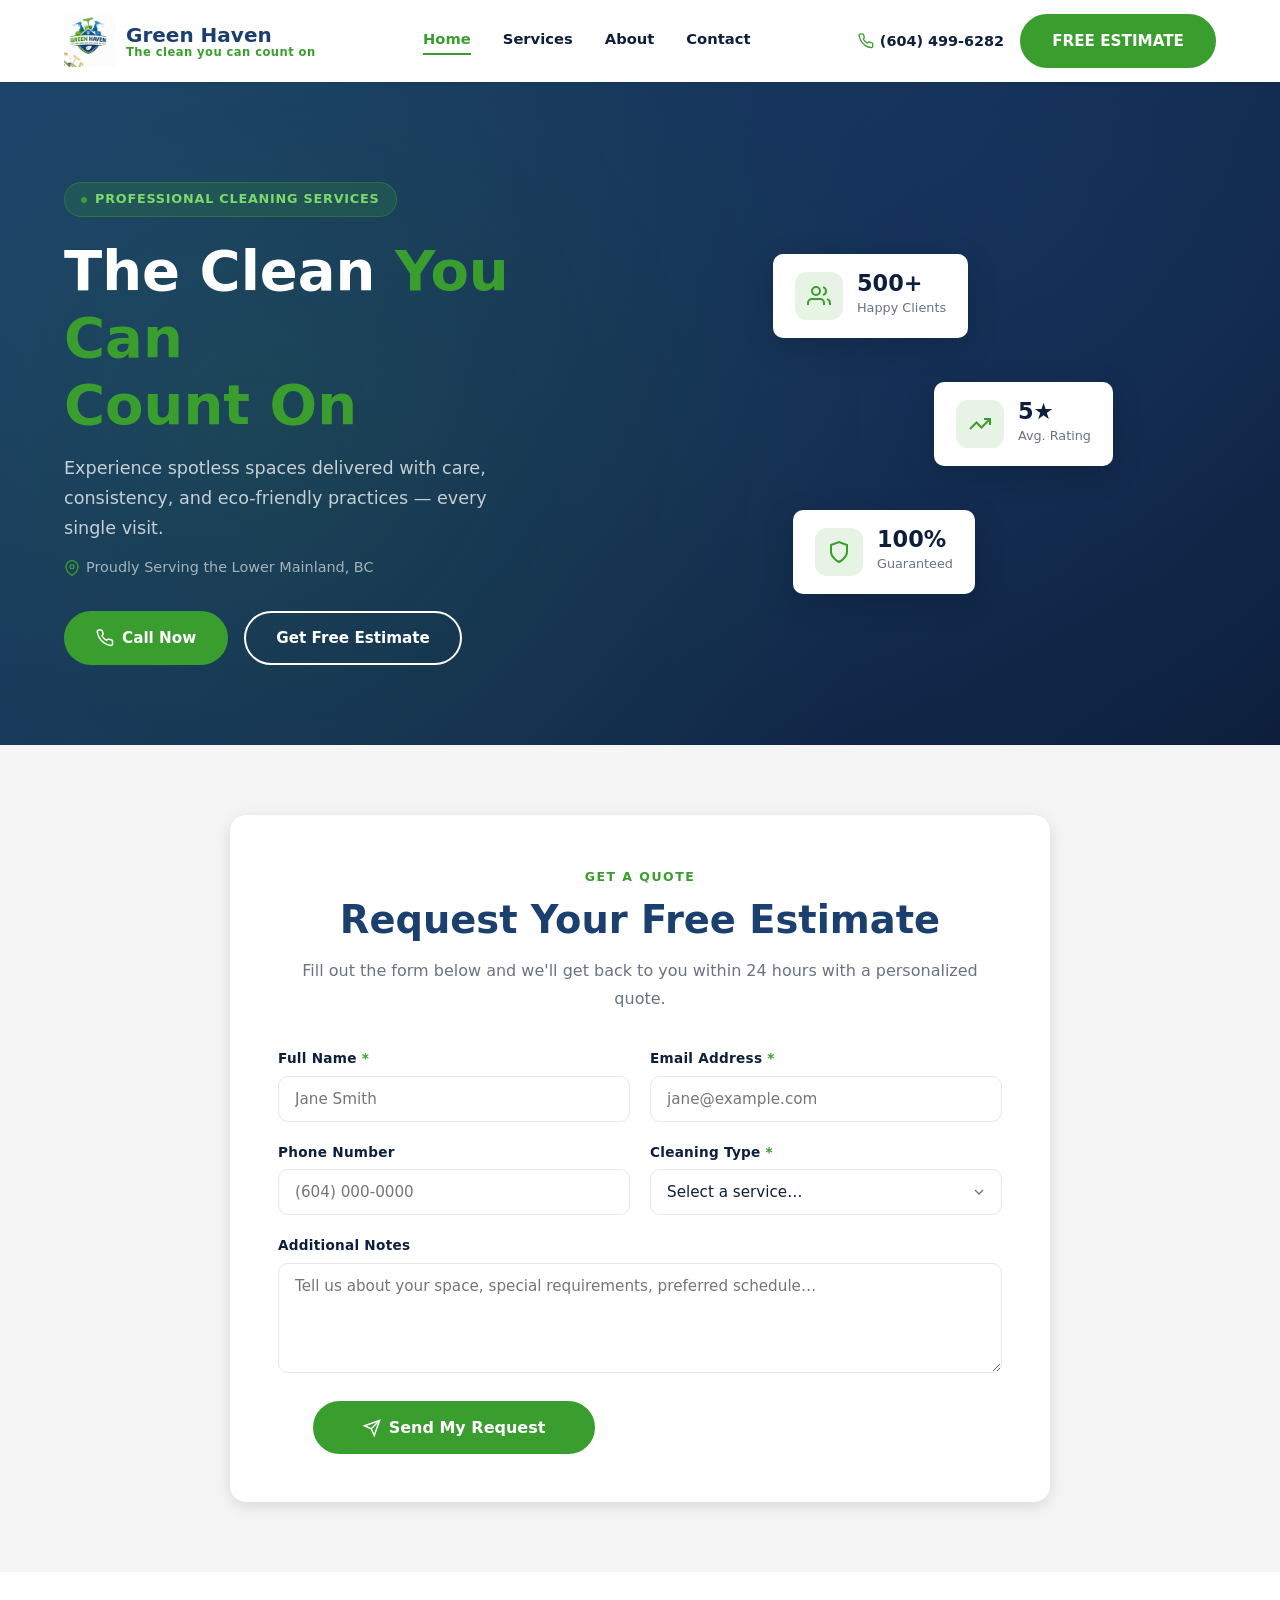
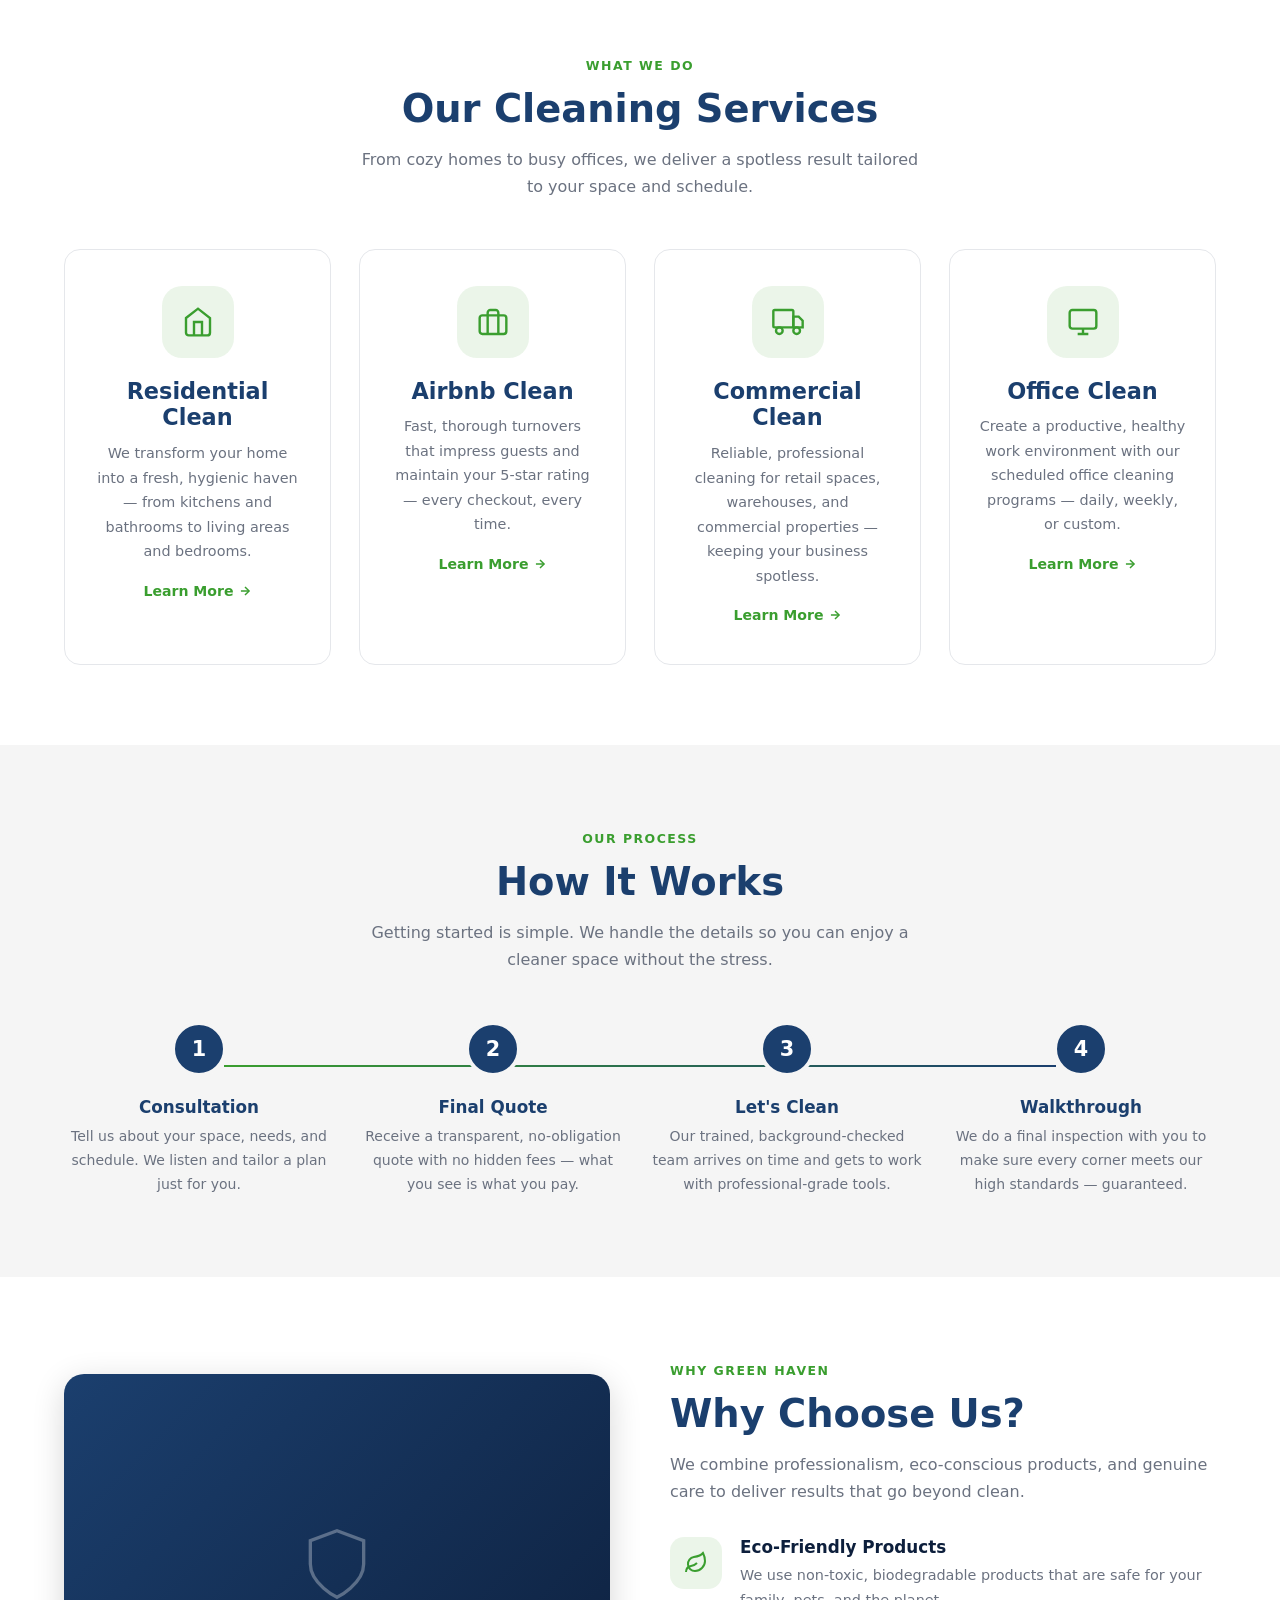
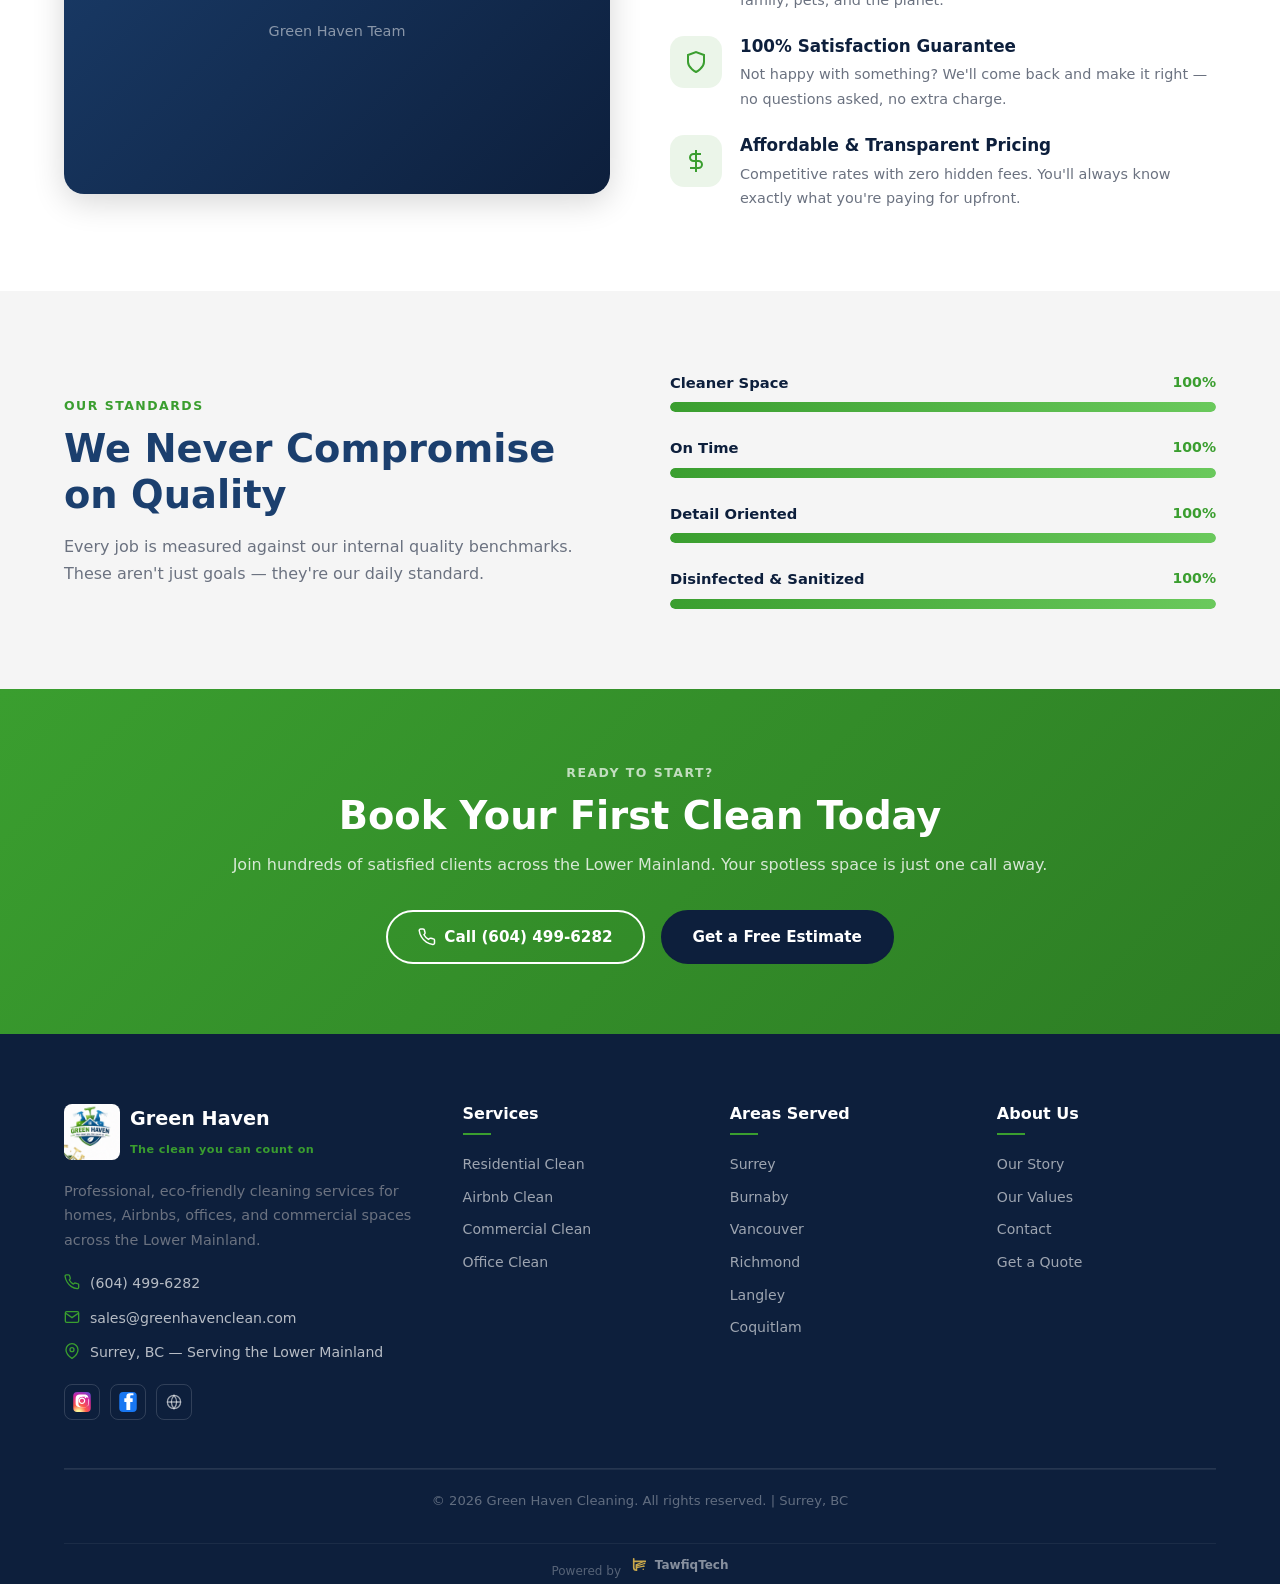
<file: index.html>
<!DOCTYPE html>
<html lang="en">
<head>
  <meta charset="UTF-8" />
  <meta name="viewport" content="width=device-width, initial-scale=1.0" />
  <meta name="description" content="Green Haven Cleaning — professional residential, Airbnb, commercial, and office cleaning in the Lower Mainland. The clean you can count on." />
  <title>Green Haven Cleaning | The Clean You Can Count On</title>
  <link rel="stylesheet" href="style.css" />
  <link rel="icon" type="image/png" href="Green_Haven_Logo_HD.png" />
</head>
<body>

<!-- ============================================================
     NAVIGATION
     ============================================================ -->
<header class="navbar">
  <div class="navbar__inner">
    <a href="index.html" class="navbar__logo">
      <img src="Green_Haven_Logo_HD.png" alt="Green Haven Logo" />
      <div class="navbar__logo-text">
        <span>Green Haven</span>
        <span>The clean you can count on</span>
      </div>
    </a>

    <nav class="navbar__links">
      <a href="index.html">Home</a>
      <a href="services.html">Services</a>
      <a href="about.html">About</a>
      <a href="contact.html">Contact</a>
    </nav>

    <div class="navbar__actions">
      <a href="tel:6044996282" class="navbar__phone">
        <svg xmlns="http://www.w3.org/2000/svg" width="16" height="16" viewBox="0 0 24 24" fill="none" stroke="currentColor" stroke-width="2"><path d="M22 16.92v3a2 2 0 0 1-2.18 2 19.79 19.79 0 0 1-8.63-3.07A19.5 19.5 0 0 1 4.69 12a19.79 19.79 0 0 1-3.07-8.67A2 2 0 0 1 3.6 1.24h3a2 2 0 0 1 2 1.72 12.84 12.84 0 0 0 .7 2.81 2 2 0 0 1-.45 2.11L7.91 9a16 16 0 0 0 6.09 6.09l1.13-.95a2 2 0 0 1 2.11-.45 12.84 12.84 0 0 0 2.81.7A2 2 0 0 1 22 16.92z"/></svg>
        (604) 499-6282
      </a>
      <a href="quote.html" class="btn btn-primary">FREE ESTIMATE</a>
    </div>

    <button class="navbar__hamburger" aria-label="Toggle menu">
      <span></span><span></span><span></span>
    </button>
  </div>

  <nav class="navbar__mobile">
    <a href="index.html">Home</a>
    <a href="services.html">Services</a>
    <a href="about.html">About</a>
    <a href="contact.html">Contact</a>
    <a href="tel:6044996282">(604) 499-6282</a>
    <a href="contact.html" class="btn btn-primary" style="margin-top:8px;justify-content:center;">FREE ESTIMATE</a>
  </nav>
</header>

<!-- ============================================================
     HERO
     ============================================================ -->
<section class="hero">
  <div class="container">
    <div class="hero__grid">
      <div class="hero__content fade-up">
        <div class="hero__badge">
          <span></span> Professional Cleaning Services
        </div>
        <h1>The Clean <em>You Can<br>Count On</em></h1>
        <p>Experience spotless spaces delivered with care, consistency, and eco-friendly practices — every single visit.</p>
        <div class="hero__location">
          <svg xmlns="http://www.w3.org/2000/svg" width="16" height="16" viewBox="0 0 24 24" fill="none" stroke="currentColor" stroke-width="2"><path d="M21 10c0 7-9 13-9 13s-9-6-9-13a9 9 0 0 1 18 0z"/><circle cx="12" cy="10" r="3"/></svg>
          Proudly Serving the Lower Mainland, BC
        </div>
        <div class="hero__btns">
          <a href="tel:6044996282" class="btn btn-primary">
            <svg xmlns="http://www.w3.org/2000/svg" width="18" height="18" viewBox="0 0 24 24" fill="none" stroke="currentColor" stroke-width="2"><path d="M22 16.92v3a2 2 0 0 1-2.18 2 19.79 19.79 0 0 1-8.63-3.07A19.5 19.5 0 0 1 4.69 12a19.79 19.79 0 0 1-3.07-8.67A2 2 0 0 1 3.6 1.24h3a2 2 0 0 1 2 1.72 12.84 12.84 0 0 0 .7 2.81 2 2 0 0 1-.45 2.11L7.91 9a16 16 0 0 0 6.09 6.09l1.13-.95a2 2 0 0 1 2.11-.45 12.84 12.84 0 0 0 2.81.7A2 2 0 0 1 22 16.92z"/></svg>
            Call Now
          </a>
          <a href="contact.html" class="btn btn-outline">Get Free Estimate</a>
        </div>
      </div>

      <div class="hero__visual">
        <div class="hero__card-stack">
          <div class="hero__stat-card">
            <div class="hero__stat-icon">
              <svg xmlns="http://www.w3.org/2000/svg" width="24" height="24" viewBox="0 0 24 24" fill="none" stroke="currentColor" stroke-width="2"><path d="M17 21v-2a4 4 0 0 0-4-4H5a4 4 0 0 0-4 4v2"/><circle cx="9" cy="7" r="4"/><path d="M23 21v-2a4 4 0 0 0-3-3.87"/><path d="M16 3.13a4 4 0 0 1 0 7.75"/></svg>
            </div>
            <div class="hero__stat-info">
              <strong>500+</strong>
              <span>Happy Clients</span>
            </div>
          </div>
          <div class="hero__stat-card">
            <div class="hero__stat-icon">
              <svg xmlns="http://www.w3.org/2000/svg" width="24" height="24" viewBox="0 0 24 24" fill="none" stroke="currentColor" stroke-width="2"><polyline points="22 7 13.5 15.5 8.5 10.5 2 17"/><polyline points="16 7 22 7 22 13"/></svg>
            </div>
            <div class="hero__stat-info">
              <strong>5★</strong>
              <span>Avg. Rating</span>
            </div>
          </div>
          <div class="hero__stat-card">
            <div class="hero__stat-icon">
              <svg xmlns="http://www.w3.org/2000/svg" width="24" height="24" viewBox="0 0 24 24" fill="none" stroke="currentColor" stroke-width="2"><path d="M12 22s8-4 8-10V5l-8-3-8 3v7c0 6 8 10 8 10z"/></svg>
            </div>
            <div class="hero__stat-info">
              <strong>100%</strong>
              <span>Guaranteed</span>
            </div>
          </div>
        </div>
      </div>
    </div>
  </div>
</section>

<!-- ============================================================
     ESTIMATE FORM
     ============================================================ -->
<section class="estimate" id="estimate">
  <div class="container">
    <div class="estimate__box fade-up">
      <div class="estimate__header">
        <span class="section-label">Get a Quote</span>
        <h2 class="section-title">Request Your Free Estimate</h2>
        <p style="color:var(--text-muted)">Fill out the form below and we'll get back to you within 24 hours with a personalized quote.</p>
      </div>

     <form class="estimate__form" id="estimate-form" data-netlify="true" name="estimate" method="POST" novalidate>
  <input type="hidden" name="form-name" value="estimate" />
        <div class="form-group">
          <label for="est-name">Full Name <span style="color:var(--green)">*</span></label>
          <input type="text" id="est-name" name="name" placeholder="Jane Smith" required />
        </div>
        <div class="form-group">
          <label for="est-email">Email Address <span style="color:var(--green)">*</span></label>
          <input type="email" id="est-email" name="email" placeholder="jane@example.com" required />
        </div>
        <div class="form-group">
          <label for="est-phone">Phone Number</label>
          <input type="tel" id="est-phone" name="phone" placeholder="(604) 000-0000" />
        </div>
        <div class="form-group">
          <label for="est-type">Cleaning Type <span style="color:var(--green)">*</span></label>
          <select id="est-type" name="type" required>
            <option value="" disabled selected>Select a service…</option>
            <option>Residential Clean</option>
            <option>Airbnb Clean</option>
            <option>Commercial Clean</option>
            <option>Office Clean</option>
          </select>
        </div>
        <div class="form-group full">
          <label for="est-notes">Additional Notes</label>
          <textarea id="est-notes" name="notes" placeholder="Tell us about your space, special requirements, preferred schedule…"></textarea>
        </div>
        <div class="estimate__submit full">
          <button type="submit" class="btn btn-primary">
            <svg xmlns="http://www.w3.org/2000/svg" width="18" height="18" viewBox="0 0 24 24" fill="none" stroke="currentColor" stroke-width="2"><line x1="22" y1="2" x2="11" y2="13"/><polygon points="22 2 15 22 11 13 2 9 22 2"/></svg>
            Send My Request
          </button>
          <div class="success-msg" id="estimate-success">
            <svg xmlns="http://www.w3.org/2000/svg" width="20" height="20" viewBox="0 0 24 24" fill="none" stroke="currentColor" stroke-width="2"><path d="M22 11.08V12a10 10 0 1 1-5.93-9.14"/><polyline points="22 4 12 14.01 9 11.01"/></svg>
            Thank you! We'll be in touch within 24 hours.
          </div>
        </div>
      </form>
    </div>
  </div>
</section>


<!-- ============================================================
     SERVICES SECTION
     ============================================================ -->
<section class="services-section">
  <div class="container">
    <div class="text-center">
      <span class="section-label fade-up">What We Do</span>
      <h2 class="section-title fade-up">Our Cleaning Services</h2>
      <p class="section-sub fade-up">From cozy homes to busy offices, we deliver a spotless result tailored to your space and schedule.</p>
    </div>
    <div class="services__grid stagger">
      <div class="service-card">
        <div class="service-card__icon">
          <svg xmlns="http://www.w3.org/2000/svg" width="32" height="32" viewBox="0 0 24 24" fill="none" stroke="currentColor" stroke-width="1.8"><path d="M3 9l9-7 9 7v11a2 2 0 0 1-2 2H5a2 2 0 0 1-2-2z"/><polyline points="9 22 9 12 15 12 15 22"/></svg>
        </div>
        <h3>Residential Clean</h3>
        <p>We transform your home into a fresh, hygienic haven — from kitchens and bathrooms to living areas and bedrooms.</p>
        <a href="services.html" class="service-card__link">Learn More
          <svg xmlns="http://www.w3.org/2000/svg" width="14" height="14" viewBox="0 0 24 24" fill="none" stroke="currentColor" stroke-width="2.5"><line x1="5" y1="12" x2="19" y2="12"/><polyline points="12 5 19 12 12 19"/></svg>
        </a>
      </div>
      <div class="service-card">
        <div class="service-card__icon">
          <svg xmlns="http://www.w3.org/2000/svg" width="32" height="32" viewBox="0 0 24 24" fill="none" stroke="currentColor" stroke-width="1.8"><rect x="2" y="7" width="20" height="14" rx="2" ry="2"/><path d="M16 21V5a2 2 0 0 0-2-2h-4a2 2 0 0 0-2 2v16"/></svg>
        </div>
        <h3>Airbnb Clean</h3>
        <p>Fast, thorough turnovers that impress guests and maintain your 5-star rating — every checkout, every time.</p>
        <a href="services.html" class="service-card__link">Learn More
          <svg xmlns="http://www.w3.org/2000/svg" width="14" height="14" viewBox="0 0 24 24" fill="none" stroke="currentColor" stroke-width="2.5"><line x1="5" y1="12" x2="19" y2="12"/><polyline points="12 5 19 12 12 19"/></svg>
        </a>
      </div>
      <div class="service-card">
        <div class="service-card__icon">
          <svg xmlns="http://www.w3.org/2000/svg" width="32" height="32" viewBox="0 0 24 24" fill="none" stroke="currentColor" stroke-width="1.8"><rect x="1" y="3" width="15" height="13" rx="1"/><path d="M16 8h4l3 3v5h-7V8z"/><circle cx="5.5" cy="18.5" r="2.5"/><circle cx="18.5" cy="18.5" r="2.5"/></svg>
        </div>
        <h3>Commercial Clean</h3>
        <p>Reliable, professional cleaning for retail spaces, warehouses, and commercial properties — keeping your business spotless.</p>
        <a href="services.html" class="service-card__link">Learn More
          <svg xmlns="http://www.w3.org/2000/svg" width="14" height="14" viewBox="0 0 24 24" fill="none" stroke="currentColor" stroke-width="2.5"><line x1="5" y1="12" x2="19" y2="12"/><polyline points="12 5 19 12 12 19"/></svg>
        </a>
      </div>
      <div class="service-card">
        <div class="service-card__icon">
          <svg xmlns="http://www.w3.org/2000/svg" width="32" height="32" viewBox="0 0 24 24" fill="none" stroke="currentColor" stroke-width="1.8"><rect x="2" y="3" width="20" height="14" rx="2" ry="2"/><line x1="8" y1="21" x2="16" y2="21"/><line x1="12" y1="17" x2="12" y2="21"/></svg>
        </div>
        <h3>Office Clean</h3>
        <p>Create a productive, healthy work environment with our scheduled office cleaning programs — daily, weekly, or custom.</p>
        <a href="services.html" class="service-card__link">Learn More
          <svg xmlns="http://www.w3.org/2000/svg" width="14" height="14" viewBox="0 0 24 24" fill="none" stroke="currentColor" stroke-width="2.5"><line x1="5" y1="12" x2="19" y2="12"/><polyline points="12 5 19 12 12 19"/></svg>
        </a>
      </div>
    </div>
  </div>
</section>

<!-- ============================================================
     HOW IT WORKS
     ============================================================ -->
<section class="how-it-works">
  <div class="container">
    <div class="text-center">
      <span class="section-label fade-up">Our Process</span>
      <h2 class="section-title fade-up">How It Works</h2>
      <p class="section-sub fade-up">Getting started is simple. We handle the details so you can enjoy a cleaner space without the stress.</p>
    </div>
    <div class="steps__grid">
      <div class="step-card fade-up">
        <div class="step-card__num">1</div>
        <h3>Consultation</h3>
        <p>Tell us about your space, needs, and schedule. We listen and tailor a plan just for you.</p>
      </div>
      <div class="step-card fade-up">
        <div class="step-card__num">2</div>
        <h3>Final Quote</h3>
        <p>Receive a transparent, no-obligation quote with no hidden fees — what you see is what you pay.</p>
      </div>
      <div class="step-card fade-up">
        <div class="step-card__num">3</div>
        <h3>Let's Clean</h3>
        <p>Our trained, background-checked team arrives on time and gets to work with professional-grade tools.</p>
      </div>
      <div class="step-card fade-up">
        <div class="step-card__num">4</div>
        <h3>Walkthrough</h3>
        <p>We do a final inspection with you to make sure every corner meets our high standards — guaranteed.</p>
      </div>
    </div>
  </div>
</section>

<!-- ============================================================
     WHY CHOOSE US
     ============================================================ -->
<section class="why-us">
  <div class="container">
    <div class="why-us__grid">
      <div class="why-us__image fade-up">
        <div class="why-us__image-placeholder">
          <svg xmlns="http://www.w3.org/2000/svg" width="80" height="80" viewBox="0 0 24 24" fill="none" stroke="currentColor" stroke-width="1"><path d="M12 22s8-4 8-10V5l-8-3-8 3v7c0 6 8 10 8 10z"/></svg>
          <span>Green Haven Team</span>
        </div>
      </div>
      <div class="fade-up">
        <span class="section-label">Why Green Haven</span>
        <h2 class="section-title">Why Choose Us?</h2>
        <p style="margin-bottom:0">We combine professionalism, eco-conscious products, and genuine care to deliver results that go beyond clean.</p>
        <div class="why-us__features">
          <div class="feature-item">
            <div class="feature-item__icon">
              <svg xmlns="http://www.w3.org/2000/svg" width="24" height="24" viewBox="0 0 24 24" fill="none" stroke="currentColor" stroke-width="2"><path d="M11 20A7 7 0 0 1 9.8 6.1C15.5 5 17 4.48 19 2c1 2 2 4.18 2 8 0 5.5-4.78 10-10 10z"/><path d="M2 21c0-3 1.85-5.36 5.08-6C9.5 14.52 12 13 13 12"/></svg>
            </div>
            <div class="feature-item__content">
              <h4>Eco-Friendly Products</h4>
              <p>We use non-toxic, biodegradable products that are safe for your family, pets, and the planet.</p>
            </div>
          </div>
          <div class="feature-item">
            <div class="feature-item__icon">
              <svg xmlns="http://www.w3.org/2000/svg" width="24" height="24" viewBox="0 0 24 24" fill="none" stroke="currentColor" stroke-width="2"><path d="M12 22s8-4 8-10V5l-8-3-8 3v7c0 6 8 10 8 10z"/></svg>
            </div>
            <div class="feature-item__content">
              <h4>100% Satisfaction Guarantee</h4>
              <p>Not happy with something? We'll come back and make it right — no questions asked, no extra charge.</p>
            </div>
          </div>
          <div class="feature-item">
            <div class="feature-item__icon">
              <svg xmlns="http://www.w3.org/2000/svg" width="24" height="24" viewBox="0 0 24 24" fill="none" stroke="currentColor" stroke-width="2"><line x1="12" y1="1" x2="12" y2="23"/><path d="M17 5H9.5a3.5 3.5 0 0 0 0 7h5a3.5 3.5 0 0 1 0 7H6"/></svg>
            </div>
            <div class="feature-item__content">
              <h4>Affordable & Transparent Pricing</h4>
              <p>Competitive rates with zero hidden fees. You'll always know exactly what you're paying for upfront.</p>
            </div>
          </div>
        </div>
      </div>
    </div>
  </div>
</section>

<!-- ============================================================
     PROGRESS BARS
     ============================================================ -->
<section class="progress-section">
  <div class="container">
    <div class="progress-section__inner">
      <div class="fade-up">
        <span class="section-label">Our Standards</span>
        <h2 class="section-title">We Never Compromise on Quality</h2>
        <p>Every job is measured against our internal quality benchmarks. These aren't just goals — they're our daily standard.</p>
      </div>
      <div class="progress-bars fade-up">
        <div class="progress-item">
          <div class="progress-item__header">
            <span class="progress-item__label">Cleaner Space</span>
            <span class="progress-item__pct">100%</span>
          </div>
          <div class="progress-track">
            <div class="progress-fill" data-pct="100"></div>
          </div>
        </div>
        <div class="progress-item">
          <div class="progress-item__header">
            <span class="progress-item__label">On Time</span>
            <span class="progress-item__pct">100%</span>
          </div>
          <div class="progress-track">
            <div class="progress-fill" data-pct="100"></div>
          </div>
        </div>
        <div class="progress-item">
          <div class="progress-item__header">
            <span class="progress-item__label">Detail Oriented</span>
            <span class="progress-item__pct">100%</span>
          </div>
          <div class="progress-track">
            <div class="progress-fill" data-pct="100"></div>
          </div>
        </div>
        <div class="progress-item">
          <div class="progress-item__header">
            <span class="progress-item__label">Disinfected &amp; Sanitized</span>
            <span class="progress-item__pct">100%</span>
          </div>
          <div class="progress-track">
            <div class="progress-fill" data-pct="100"></div>
          </div>
        </div>
      </div>
    </div>
  </div>
</section>

<!-- ============================================================
     CTA BANNER
     ============================================================ -->
<section class="cta-banner">
  <div class="container">
    <span class="section-label" style="color:rgba(255,255,255,.7)">Ready to Start?</span>
    <h2 class="fade-up">Book Your First Clean Today</h2>
    <p class="fade-up">Join hundreds of satisfied clients across the Lower Mainland. Your spotless space is just one call away.</p>
    <div style="display:flex;gap:16px;justify-content:center;flex-wrap:wrap;" class="fade-up">
      <a href="tel:6044996282" class="btn btn-outline">
        <svg xmlns="http://www.w3.org/2000/svg" width="18" height="18" viewBox="0 0 24 24" fill="none" stroke="currentColor" stroke-width="2"><path d="M22 16.92v3a2 2 0 0 1-2.18 2 19.79 19.79 0 0 1-8.63-3.07A19.5 19.5 0 0 1 4.69 12a19.79 19.79 0 0 1-3.07-8.67A2 2 0 0 1 3.6 1.24h3a2 2 0 0 1 2 1.72 12.84 12.84 0 0 0 .7 2.81 2 2 0 0 1-.45 2.11L7.91 9a16 16 0 0 0 6.09 6.09l1.13-.95a2 2 0 0 1 2.11-.45 12.84 12.84 0 0 0 2.81.7A2 2 0 0 1 22 16.92z"/></svg>
        Call (604) 499-6282
      </a>
      <a href="contact.html" class="btn btn-navy">Get a Free Estimate</a>
    </div>
  </div>
</section>

<!-- ============================================================
     FOOTER
     ============================================================ -->
<footer class="footer">
  <div class="container">
    <div class="footer__top">
      <div class="footer__brand">
        <div class="footer__brand-logo">
          <img src="Green_Haven_Logo_HD.png" alt="Green Haven Logo" />
          <div class="footer__brand-logo-text">
            <span>Green Haven</span>
            <span>The clean you can count on</span>
          </div>
        </div>
        <p>Professional, eco-friendly cleaning services for homes, Airbnbs, offices, and commercial spaces across the Lower Mainland.</p>
        <div class="footer__contact-item">
          <svg xmlns="http://www.w3.org/2000/svg" width="16" height="16" viewBox="0 0 24 24" fill="none" stroke="currentColor" stroke-width="2"><path d="M22 16.92v3a2 2 0 0 1-2.18 2 19.79 19.79 0 0 1-8.63-3.07A19.5 19.5 0 0 1 4.69 12a19.79 19.79 0 0 1-3.07-8.67A2 2 0 0 1 3.6 1.24h3a2 2 0 0 1 2 1.72 12.84 12.84 0 0 0 .7 2.81 2 2 0 0 1-.45 2.11L7.91 9a16 16 0 0 0 6.09 6.09l1.13-.95a2 2 0 0 1 2.11-.45 12.84 12.84 0 0 0 2.81.7A2 2 0 0 1 22 16.92z"/></svg>
          <a href="tel:6044996282">(604) 499-6282</a>
        </div>
        <div class="footer__contact-item">
          <svg xmlns="http://www.w3.org/2000/svg" width="16" height="16" viewBox="0 0 24 24" fill="none" stroke="currentColor" stroke-width="2"><path d="M4 4h16c1.1 0 2 .9 2 2v12c0 1.1-.9 2-2 2H4c-1.1 0-2-.9-2-2V6c0-1.1.9-2 2-2z"/><polyline points="22,6 12,13 2,6"/></svg>
          <a href="mailto:sales@greenhavenclean.com">sales@greenhavenclean.com</a>
        </div>
        <div class="footer__contact-item">
          <svg xmlns="http://www.w3.org/2000/svg" width="16" height="16" viewBox="0 0 24 24" fill="none" stroke="currentColor" stroke-width="2"><path d="M21 10c0 7-9 13-9 13s-9-6-9-13a9 9 0 0 1 18 0z"/><circle cx="12" cy="10" r="3"/></svg>
          <span>Surrey, BC — Serving the Lower Mainland</span>
        </div>
        <div class="footer__socials">

          <!-- Instagram -->
          <a href="https://www.instagram.com/greenhavencleaningco/" target="_blank" rel="noopener" class="footer__social-link" aria-label="Instagram">
            <svg xmlns="http://www.w3.org/2000/svg" width="20" height="20" viewBox="0 0 448 512">
              <defs>
                <radialGradient id="ig-grad" cx="30%" cy="107%" r="150%">
                  <stop offset="0%" stop-color="#fdf497"/>
                  <stop offset="10%" stop-color="#fdf497"/>
                  <stop offset="30%" stop-color="#fd5949"/>
                  <stop offset="60%" stop-color="#d6249f"/>
                  <stop offset="90%" stop-color="#285AEB"/>
                </radialGradient>
              </defs>
              <rect width="448" height="512" rx="100" ry="100" fill="url(#ig-grad)"/>
              <path fill="#fff" d="M224 141c-45.9 0-83 37.1-83 83s37.1 83 83 83 83-37.1 83-83-37.1-83-83-83zm0 136c-29.4 0-53-23.6-53-53s23.6-53 53-53 53 23.6 53 53-23.6 53-53 53zm107-138c0 10.8-8.7 19.5-19.5 19.5S292 149.8 292 139s8.7-19.5 19.5-19.5S331 128.2 331 139zm55.4 19.8c-1.2-26-7.2-49-27-68.6C339.8 70.6 316.8 64.6 290.8 63.4 264 62 184 62 157.2 63.4c-26 1.2-48.8 7.2-68.6 27C69.0 110.0 63 133 61.8 159c-1.4 26.8-1.4 106.8 0 133.6 1.2 26 7.2 49 27 68.6 19.8 19.6 42.6 25.6 68.6 26.8C184 390 264 390 290.8 388.6c26-1.2 48.8-7.2 68.6-27 19.8-19.6 25.8-42.6 27-68.6 1.4-26.8 1.4-106.6 0-133.4zM398 312c-3 19.2-11 35.8-24.6 49.4S342 380.2 322.8 383.2c-22.8 1.2-91 1.2-113.8 0C190 380.2 173.4 372.2 159.8 358.6S138 330.2 135 311c-1.2-22.8-1.2-91-0-113.8 3-19.2 11-35.8 24.6-49.4S191 128.6 210.2 125.6c22.8-1.2 91-1.2 113.8 0 19.2 3 35.8 11 49.4 24.6S402 181.8 405 201c1.2 22.8 1.2 91-7 111z"/>
            </svg>
          </a>

          <!-- Facebook -->
          <a href="https://www.facebook.com/share/1EQ2QXwWDW/?mibextid=wwXIfr&ref=2" target="_blank" rel="noopener" class="footer__social-link" aria-label="Facebook">
            <svg xmlns="http://www.w3.org/2000/svg" width="20" height="20" viewBox="0 0 448 512">
              <rect width="448" height="512" rx="100" ry="100" fill="#1877F2"/>
              <path fill="#fff" d="M338 32H262c-47 0-79 32-79 79v46h-46a8 8 0 0 0-8 8v80a8 8 0 0 0 8 8h46v200a8 8 0 0 0 8 8h82a8 8 0 0 0 8-8V253h55a8 8 0 0 0 8-7.9l.1-80A8 8 0 0 0 336 157h-55v-38c0-22 5-33 34-33h41a8 8 0 0 0 8-8V40a8 8 0 0 0-8-8z"/>
            </svg>
          </a>

          <!-- Google -->
          <a href="#" class="footer__social-link" aria-label="Google">
            <svg xmlns="http://www.w3.org/2000/svg" width="16" height="16" viewBox="0 0 24 24" fill="none" stroke="currentColor" stroke-width="2"><circle cx="12" cy="12" r="10"/><line x1="2" y1="12" x2="22" y2="12"/><path d="M12 2a15.3 15.3 0 0 1 4 10 15.3 15.3 0 0 1-4 10 15.3 15.3 0 0 1-4-10 15.3 15.3 0 0 1 4-10z"/></svg>
          </a>

        </div>
      </div>

      <div class="footer__col">
        <h4>Services</h4>
        <a href="services.html">Residential Clean</a>
        <a href="services.html">Airbnb Clean</a>
        <a href="services.html">Commercial Clean</a>
        <a href="services.html">Office Clean</a>
      </div>

      <div class="footer__col">
        <h4>Areas Served</h4>
        <a href="#">Surrey</a>
        <a href="#">Burnaby</a>
        <a href="#">Vancouver</a>
        <a href="#">Richmond</a>
        <a href="#">Langley</a>
        <a href="#">Coquitlam</a>
      </div>

      <div class="footer__col">
        <h4>About Us</h4>
        <a href="about.html">Our Story</a>
        <a href="about.html">Our Values</a>
        <a href="contact.html">Contact</a>
        <a href="contact.html">Get a Quote</a>
      </div>
    </div>

    <div class="footer__bottom">
      &copy; 2026 Green Haven Cleaning. All rights reserved. | Surrey, BC
    </div>
    <div class="footer__powered">
      Powered by
      <a href="https://tawfiqtech.com" target="_blank" rel="noopener" class="footer__powered-link">
        <svg width="18" height="18" viewBox="0 0 530 530" fill="none" xmlns="http://www.w3.org/2000/svg">
          <path d="M80 80 Q80 80 80 160 L80 340 Q80 420 160 420 L160 340 L160 260" stroke="#C9A84C" stroke-width="48" stroke-linecap="round" fill="none"/>
          <path d="M80 160 L420 160" stroke="#C9A84C" stroke-width="48" stroke-linecap="round" fill="none"/>
          <path d="M160 260 L360 160" stroke="#C9A84C" stroke-width="36" stroke-linecap="round" fill="none"/>
          <path d="M160 300 L400 220" stroke="#C9A84C" stroke-width="36" stroke-linecap="round" fill="none"/>
          <path d="M160 340 L380 300" stroke="#C9A84C" stroke-width="36" stroke-linecap="round" fill="none"/>
          <circle cx="420" cy="160" r="22" fill="#C9A84C"/>
          <circle cx="400" cy="220" r="22" fill="#C9A84C"/>
          <circle cx="380" cy="300" r="22" fill="#C9A84C"/>
          <circle cx="360" cy="390" r="22" fill="#C9A84C"/>
        </svg>
        TawfiqTech
      </a>
    </div>
  </div>
</footer>

<button class="scroll-top" aria-label="Scroll to top">
  <svg xmlns="http://www.w3.org/2000/svg" width="20" height="20" viewBox="0 0 24 24" fill="none" stroke="currentColor" stroke-width="2.5"><polyline points="18 15 12 9 6 15"/></svg>
</button>

<script src="script.js"></script>
</body>
</html>
</file>
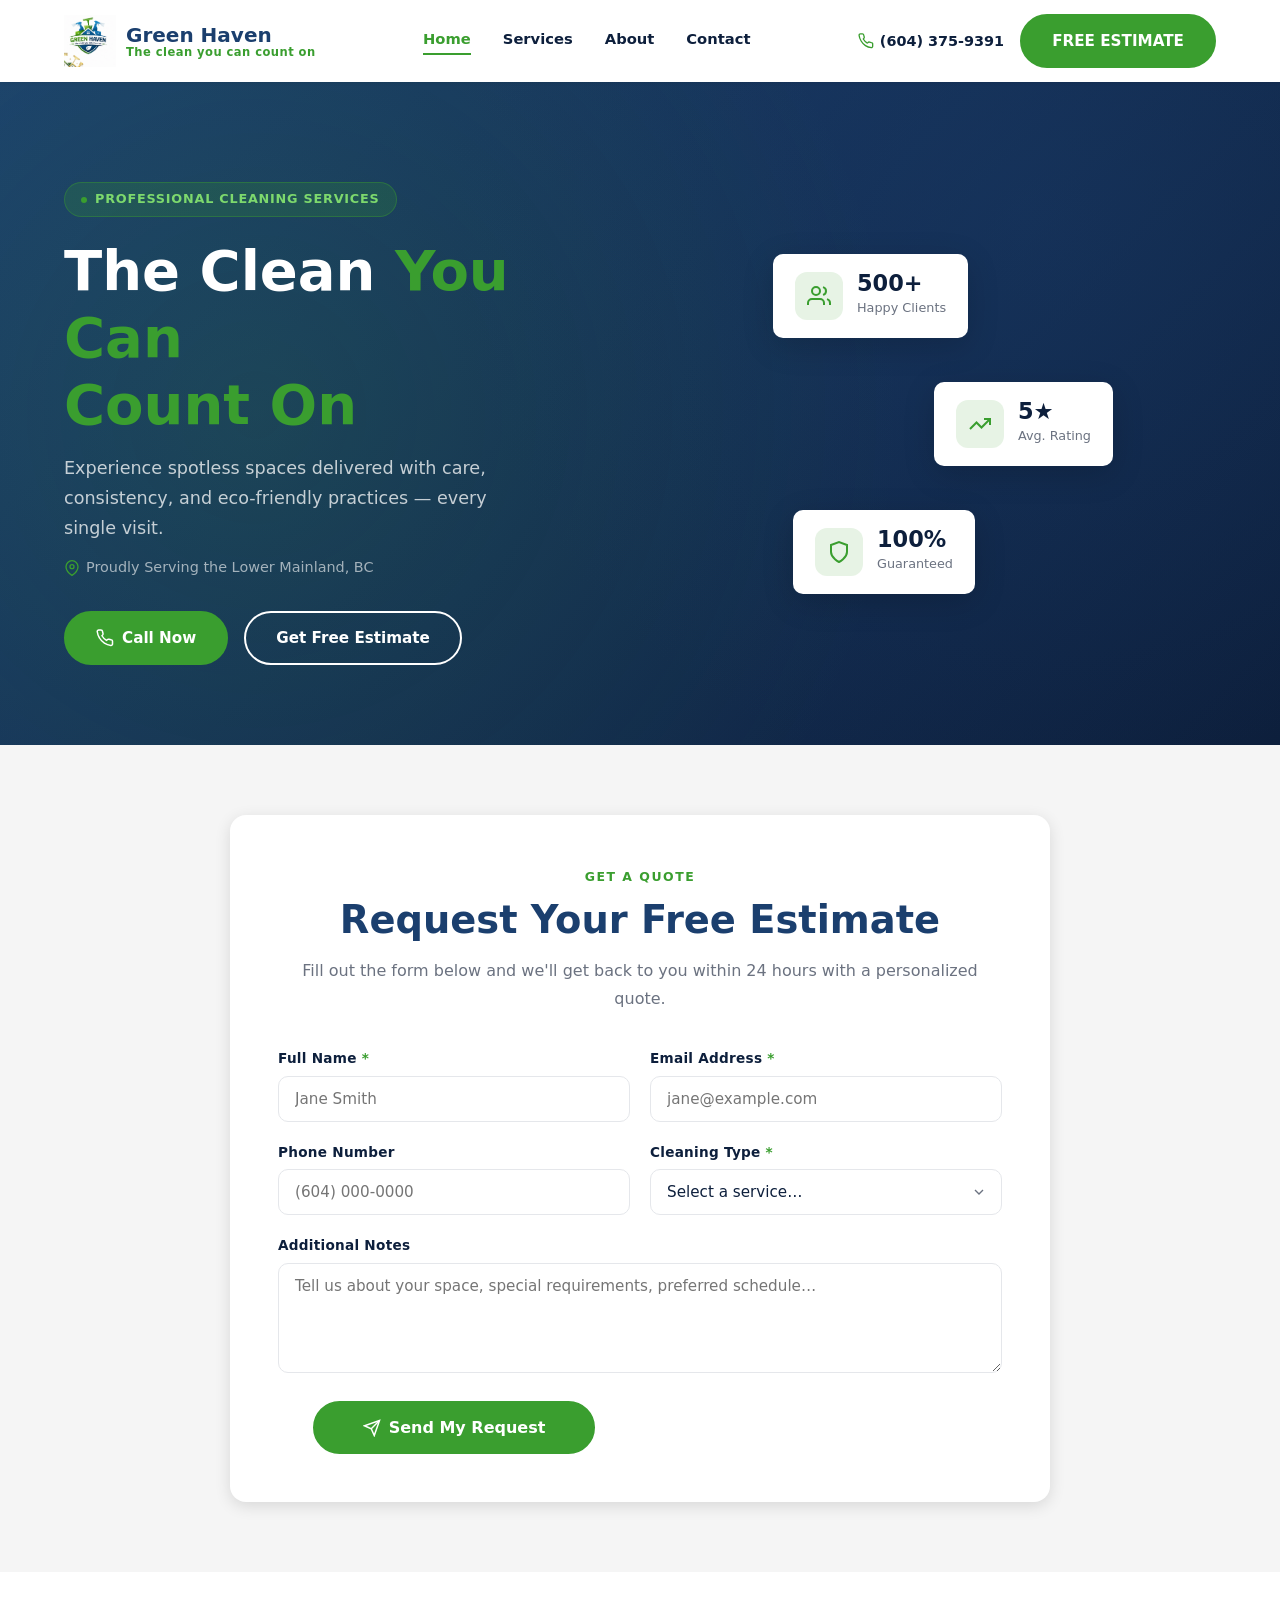
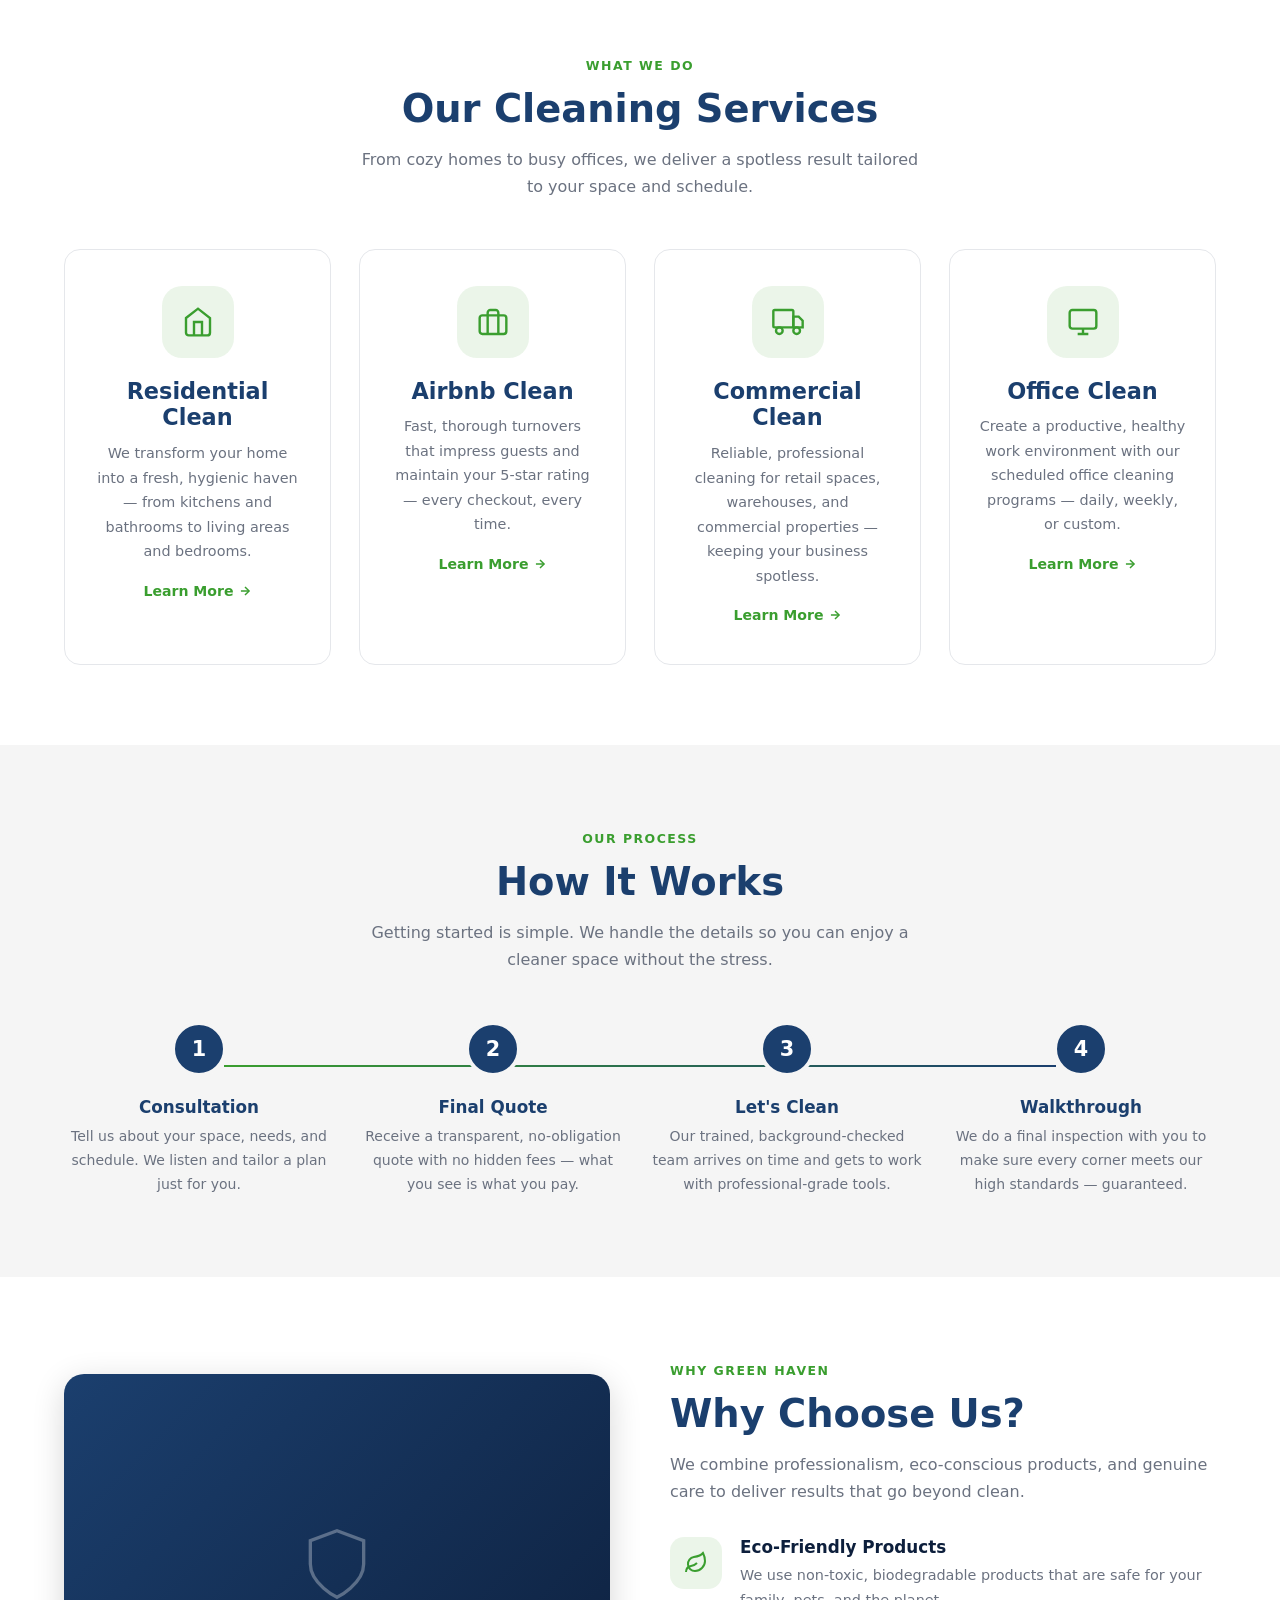
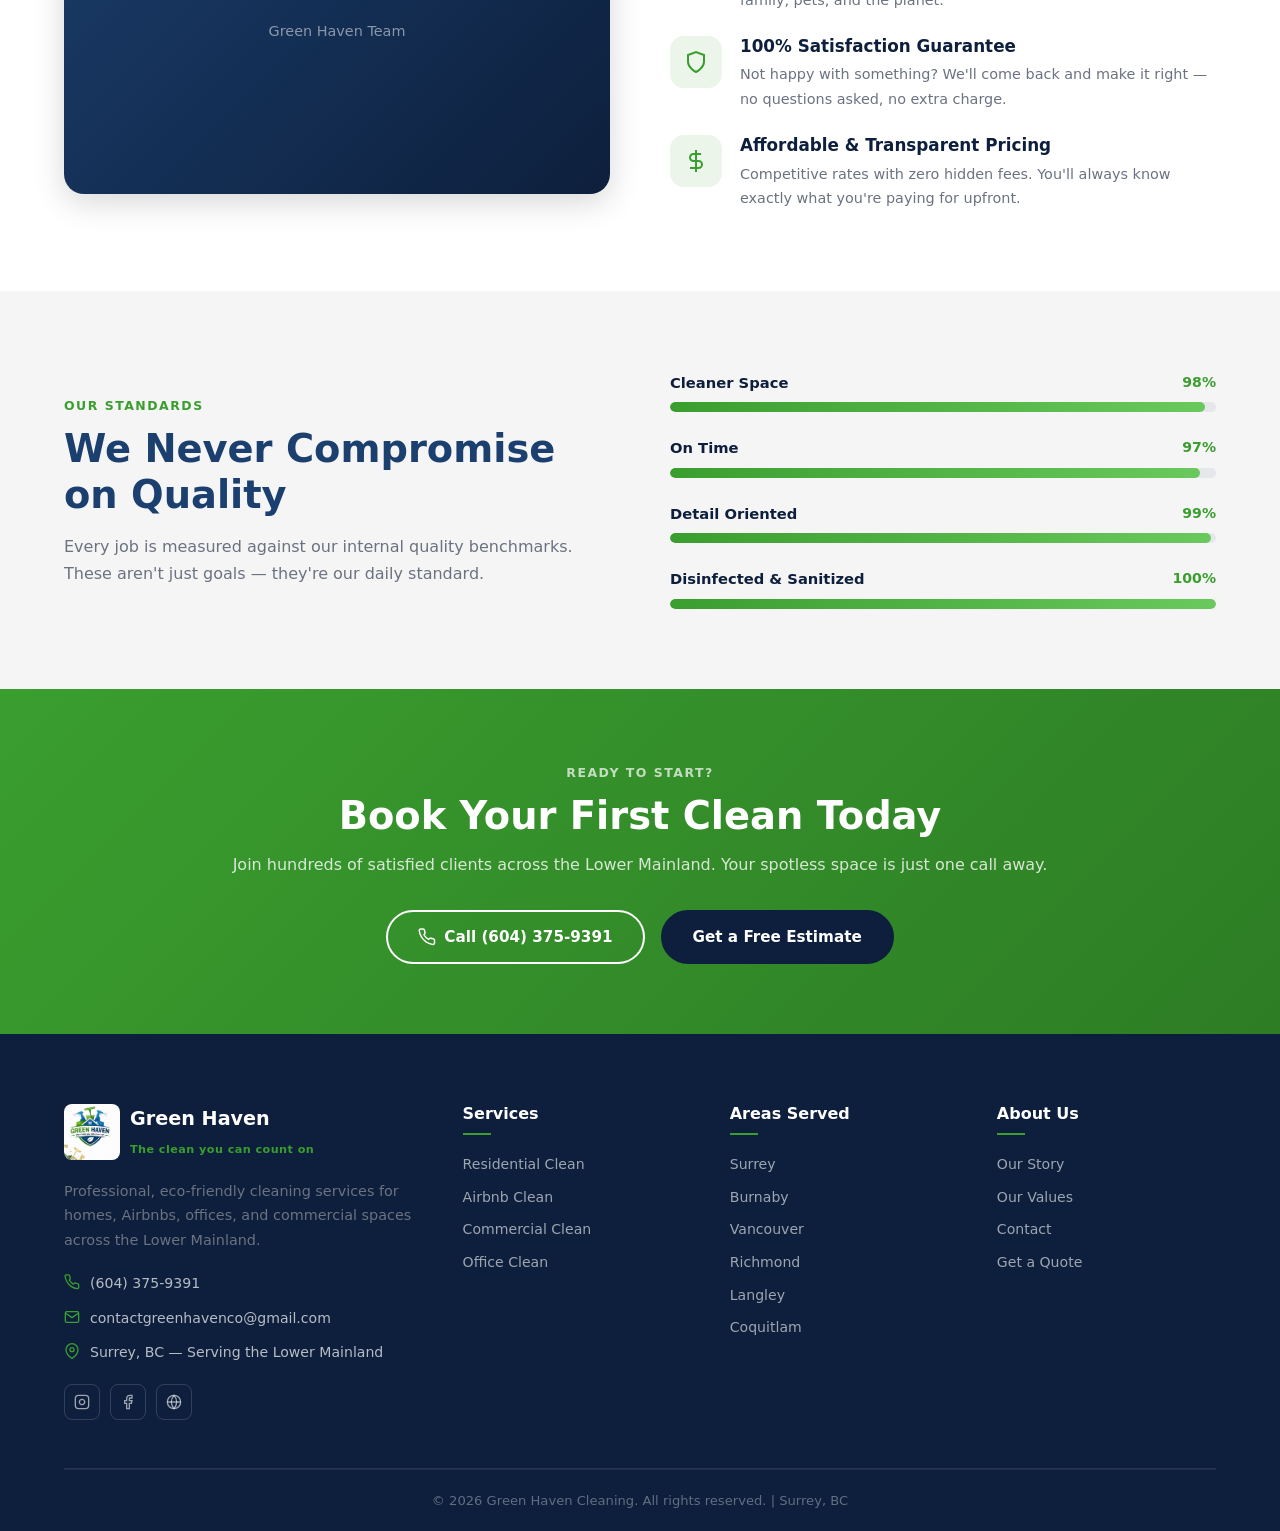
<file: Green-Haven/index.html>
<!DOCTYPE html>
<html lang="en">
<head>
  <meta charset="UTF-8" />
  <meta name="viewport" content="width=device-width, initial-scale=1.0" />
  <meta name="description" content="Green Haven Cleaning — professional residential, Airbnb, commercial, and office cleaning in the Lower Mainland. The clean you can count on." />
  <title>Green Haven Cleaning | The Clean You Can Count On</title>
  <link rel="stylesheet" href="style.css" />
  <link rel="icon" type="image/png" href="Green_Haven_Logo_HD.png" />
</head>
<body>

<!-- ============================================================
     NAVIGATION
     ============================================================ -->
<header class="navbar">
  <div class="navbar__inner">
    <a href="index.html" class="navbar__logo">
      <img src="Green_Haven_Logo_HD.png" alt="Green Haven Logo" />
      <div class="navbar__logo-text">
        <span>Green Haven</span>
        <span>The clean you can count on</span>
      </div>
    </a>

    <nav class="navbar__links">
      <a href="index.html">Home</a>
      <a href="services.html">Services</a>
      <a href="about.html">About</a>
      <a href="contact.html">Contact</a>
    </nav>

    <div class="navbar__actions">
      <a href="tel:6043759391" class="navbar__phone">
        <svg xmlns="http://www.w3.org/2000/svg" width="16" height="16" viewBox="0 0 24 24" fill="none" stroke="currentColor" stroke-width="2"><path d="M22 16.92v3a2 2 0 0 1-2.18 2 19.79 19.79 0 0 1-8.63-3.07A19.5 19.5 0 0 1 4.69 12a19.79 19.79 0 0 1-3.07-8.67A2 2 0 0 1 3.6 1.24h3a2 2 0 0 1 2 1.72 12.84 12.84 0 0 0 .7 2.81 2 2 0 0 1-.45 2.11L7.91 9a16 16 0 0 0 6.09 6.09l1.13-.95a2 2 0 0 1 2.11-.45 12.84 12.84 0 0 0 2.81.7A2 2 0 0 1 22 16.92z"/></svg>
        (604) 375-9391
      </a>
      <a href="quote.html" class="btn btn-primary">FREE ESTIMATE</a>
    </div>

    <button class="navbar__hamburger" aria-label="Toggle menu">
      <span></span><span></span><span></span>
    </button>
  </div>

  <nav class="navbar__mobile">
    <a href="index.html">Home</a>
    <a href="services.html">Services</a>
    <a href="about.html">About</a>
    <a href="contact.html">Contact</a>
    <a href="tel:6043759391">(604) 375-9391</a>
    <a href="contact.html" class="btn btn-primary" style="margin-top:8px;justify-content:center;">FREE ESTIMATE</a>
  </nav>
</header>

<!-- ============================================================
     HERO
     ============================================================ -->
<section class="hero">
  <div class="container">
    <div class="hero__grid">
      <div class="hero__content fade-up">
        <div class="hero__badge">
          <span></span> Professional Cleaning Services
        </div>
        <h1>The Clean <em>You Can<br>Count On</em></h1>
        <p>Experience spotless spaces delivered with care, consistency, and eco-friendly practices — every single visit.</p>
        <div class="hero__location">
          <svg xmlns="http://www.w3.org/2000/svg" width="16" height="16" viewBox="0 0 24 24" fill="none" stroke="currentColor" stroke-width="2"><path d="M21 10c0 7-9 13-9 13s-9-6-9-13a9 9 0 0 1 18 0z"/><circle cx="12" cy="10" r="3"/></svg>
          Proudly Serving the Lower Mainland, BC
        </div>
        <div class="hero__btns">
          <a href="tel:6043759391" class="btn btn-primary">
            <svg xmlns="http://www.w3.org/2000/svg" width="18" height="18" viewBox="0 0 24 24" fill="none" stroke="currentColor" stroke-width="2"><path d="M22 16.92v3a2 2 0 0 1-2.18 2 19.79 19.79 0 0 1-8.63-3.07A19.5 19.5 0 0 1 4.69 12a19.79 19.79 0 0 1-3.07-8.67A2 2 0 0 1 3.6 1.24h3a2 2 0 0 1 2 1.72 12.84 12.84 0 0 0 .7 2.81 2 2 0 0 1-.45 2.11L7.91 9a16 16 0 0 0 6.09 6.09l1.13-.95a2 2 0 0 1 2.11-.45 12.84 12.84 0 0 0 2.81.7A2 2 0 0 1 22 16.92z"/></svg>
            Call Now
          </a>
          <a href="contact.html" class="btn btn-outline">Get Free Estimate</a>
        </div>
      </div>

      <div class="hero__visual">
        <div class="hero__card-stack">
          <div class="hero__stat-card">
            <div class="hero__stat-icon">
              <svg xmlns="http://www.w3.org/2000/svg" width="24" height="24" viewBox="0 0 24 24" fill="none" stroke="currentColor" stroke-width="2"><path d="M17 21v-2a4 4 0 0 0-4-4H5a4 4 0 0 0-4 4v2"/><circle cx="9" cy="7" r="4"/><path d="M23 21v-2a4 4 0 0 0-3-3.87"/><path d="M16 3.13a4 4 0 0 1 0 7.75"/></svg>
            </div>
            <div class="hero__stat-info">
              <strong>500+</strong>
              <span>Happy Clients</span>
            </div>
          </div>
          <div class="hero__stat-card">
            <div class="hero__stat-icon">
              <svg xmlns="http://www.w3.org/2000/svg" width="24" height="24" viewBox="0 0 24 24" fill="none" stroke="currentColor" stroke-width="2"><polyline points="22 7 13.5 15.5 8.5 10.5 2 17"/><polyline points="16 7 22 7 22 13"/></svg>
            </div>
            <div class="hero__stat-info">
              <strong>5★</strong>
              <span>Avg. Rating</span>
            </div>
          </div>
          <div class="hero__stat-card">
            <div class="hero__stat-icon">
              <svg xmlns="http://www.w3.org/2000/svg" width="24" height="24" viewBox="0 0 24 24" fill="none" stroke="currentColor" stroke-width="2"><path d="M12 22s8-4 8-10V5l-8-3-8 3v7c0 6 8 10 8 10z"/></svg>
            </div>
            <div class="hero__stat-info">
              <strong>100%</strong>
              <span>Guaranteed</span>
            </div>
          </div>
        </div>
      </div>
    </div>
  </div>
</section>

<!-- ============================================================
     ESTIMATE FORM
     ============================================================ -->
<section class="estimate" id="estimate">
  <div class="container">
    <div class="estimate__box fade-up">
      <div class="estimate__header">
        <span class="section-label">Get a Quote</span>
        <h2 class="section-title">Request Your Free Estimate</h2>
        <p style="color:var(--text-muted)">Fill out the form below and we'll get back to you within 24 hours with a personalized quote.</p>
      </div>

     <form class="estimate__form" id="estimate-form" data-netlify="true" name="estimate" novalidate>
  <input type="hidden" name="form-name" value="estimate" />
        <div class="form-group">
          <label for="est-name">Full Name <span style="color:var(--green)">*</span></label>
          <input type="text" id="est-name" name="name" placeholder="Jane Smith" required />
        </div>
        <div class="form-group">
          <label for="est-email">Email Address <span style="color:var(--green)">*</span></label>
          <input type="email" id="est-email" name="email" placeholder="jane@example.com" required />
        </div>
        <div class="form-group">
          <label for="est-phone">Phone Number</label>
          <input type="tel" id="est-phone" name="phone" placeholder="(604) 000-0000" />
        </div>
        <div class="form-group">
          <label for="est-type">Cleaning Type <span style="color:var(--green)">*</span></label>
          <select id="est-type" name="type" required>
            <option value="" disabled selected>Select a service…</option>
            <option>Residential Clean</option>
            <option>Airbnb Clean</option>
            <option>Commercial Clean</option>
            <option>Office Clean</option>
          </select>
        </div>
        <div class="form-group full">
          <label for="est-notes">Additional Notes</label>
          <textarea id="est-notes" name="notes" placeholder="Tell us about your space, special requirements, preferred schedule…"></textarea>
        </div>
        <div class="estimate__submit full">
          <button type="submit" class="btn btn-primary">
            <svg xmlns="http://www.w3.org/2000/svg" width="18" height="18" viewBox="0 0 24 24" fill="none" stroke="currentColor" stroke-width="2"><line x1="22" y1="2" x2="11" y2="13"/><polygon points="22 2 15 22 11 13 2 9 22 2"/></svg>
            Send My Request
          </button>
          <div class="success-msg" id="estimate-success">
            <svg xmlns="http://www.w3.org/2000/svg" width="20" height="20" viewBox="0 0 24 24" fill="none" stroke="currentColor" stroke-width="2"><path d="M22 11.08V12a10 10 0 1 1-5.93-9.14"/><polyline points="22 4 12 14.01 9 11.01"/></svg>
            Thank you! We'll be in touch within 24 hours.
          </div>
        </div>
      </form>
    </div>
  </div>
</section>


<!-- ============================================================
     SERVICES SECTION
     ============================================================ -->
<section class="services-section">
  <div class="container">
    <div class="text-center">
      <span class="section-label fade-up">What We Do</span>
      <h2 class="section-title fade-up">Our Cleaning Services</h2>
      <p class="section-sub fade-up">From cozy homes to busy offices, we deliver a spotless result tailored to your space and schedule.</p>
    </div>
    <div class="services__grid stagger">
      <div class="service-card">
        <div class="service-card__icon">
          <svg xmlns="http://www.w3.org/2000/svg" width="32" height="32" viewBox="0 0 24 24" fill="none" stroke="currentColor" stroke-width="1.8"><path d="M3 9l9-7 9 7v11a2 2 0 0 1-2 2H5a2 2 0 0 1-2-2z"/><polyline points="9 22 9 12 15 12 15 22"/></svg>
        </div>
        <h3>Residential Clean</h3>
        <p>We transform your home into a fresh, hygienic haven — from kitchens and bathrooms to living areas and bedrooms.</p>
        <a href="services.html" class="service-card__link">Learn More
          <svg xmlns="http://www.w3.org/2000/svg" width="14" height="14" viewBox="0 0 24 24" fill="none" stroke="currentColor" stroke-width="2.5"><line x1="5" y1="12" x2="19" y2="12"/><polyline points="12 5 19 12 12 19"/></svg>
        </a>
      </div>
      <div class="service-card">
        <div class="service-card__icon">
          <svg xmlns="http://www.w3.org/2000/svg" width="32" height="32" viewBox="0 0 24 24" fill="none" stroke="currentColor" stroke-width="1.8"><rect x="2" y="7" width="20" height="14" rx="2" ry="2"/><path d="M16 21V5a2 2 0 0 0-2-2h-4a2 2 0 0 0-2 2v16"/></svg>
        </div>
        <h3>Airbnb Clean</h3>
        <p>Fast, thorough turnovers that impress guests and maintain your 5-star rating — every checkout, every time.</p>
        <a href="services.html" class="service-card__link">Learn More
          <svg xmlns="http://www.w3.org/2000/svg" width="14" height="14" viewBox="0 0 24 24" fill="none" stroke="currentColor" stroke-width="2.5"><line x1="5" y1="12" x2="19" y2="12"/><polyline points="12 5 19 12 12 19"/></svg>
        </a>
      </div>
      <div class="service-card">
        <div class="service-card__icon">
          <svg xmlns="http://www.w3.org/2000/svg" width="32" height="32" viewBox="0 0 24 24" fill="none" stroke="currentColor" stroke-width="1.8"><rect x="1" y="3" width="15" height="13" rx="1"/><path d="M16 8h4l3 3v5h-7V8z"/><circle cx="5.5" cy="18.5" r="2.5"/><circle cx="18.5" cy="18.5" r="2.5"/></svg>
        </div>
        <h3>Commercial Clean</h3>
        <p>Reliable, professional cleaning for retail spaces, warehouses, and commercial properties — keeping your business spotless.</p>
        <a href="services.html" class="service-card__link">Learn More
          <svg xmlns="http://www.w3.org/2000/svg" width="14" height="14" viewBox="0 0 24 24" fill="none" stroke="currentColor" stroke-width="2.5"><line x1="5" y1="12" x2="19" y2="12"/><polyline points="12 5 19 12 12 19"/></svg>
        </a>
      </div>
      <div class="service-card">
        <div class="service-card__icon">
          <svg xmlns="http://www.w3.org/2000/svg" width="32" height="32" viewBox="0 0 24 24" fill="none" stroke="currentColor" stroke-width="1.8"><rect x="2" y="3" width="20" height="14" rx="2" ry="2"/><line x1="8" y1="21" x2="16" y2="21"/><line x1="12" y1="17" x2="12" y2="21"/></svg>
        </div>
        <h3>Office Clean</h3>
        <p>Create a productive, healthy work environment with our scheduled office cleaning programs — daily, weekly, or custom.</p>
        <a href="services.html" class="service-card__link">Learn More
          <svg xmlns="http://www.w3.org/2000/svg" width="14" height="14" viewBox="0 0 24 24" fill="none" stroke="currentColor" stroke-width="2.5"><line x1="5" y1="12" x2="19" y2="12"/><polyline points="12 5 19 12 12 19"/></svg>
        </a>
      </div>
    </div>
  </div>
</section>

<!-- ============================================================
     HOW IT WORKS
     ============================================================ -->
<section class="how-it-works">
  <div class="container">
    <div class="text-center">
      <span class="section-label fade-up">Our Process</span>
      <h2 class="section-title fade-up">How It Works</h2>
      <p class="section-sub fade-up">Getting started is simple. We handle the details so you can enjoy a cleaner space without the stress.</p>
    </div>
    <div class="steps__grid">
      <div class="step-card fade-up">
        <div class="step-card__num">1</div>
        <h3>Consultation</h3>
        <p>Tell us about your space, needs, and schedule. We listen and tailor a plan just for you.</p>
      </div>
      <div class="step-card fade-up">
        <div class="step-card__num">2</div>
        <h3>Final Quote</h3>
        <p>Receive a transparent, no-obligation quote with no hidden fees — what you see is what you pay.</p>
      </div>
      <div class="step-card fade-up">
        <div class="step-card__num">3</div>
        <h3>Let's Clean</h3>
        <p>Our trained, background-checked team arrives on time and gets to work with professional-grade tools.</p>
      </div>
      <div class="step-card fade-up">
        <div class="step-card__num">4</div>
        <h3>Walkthrough</h3>
        <p>We do a final inspection with you to make sure every corner meets our high standards — guaranteed.</p>
      </div>
    </div>
  </div>
</section>

<!-- ============================================================
     WHY CHOOSE US
     ============================================================ -->
<section class="why-us">
  <div class="container">
    <div class="why-us__grid">
      <div class="why-us__image fade-up">
        <div class="why-us__image-placeholder">
          <svg xmlns="http://www.w3.org/2000/svg" width="80" height="80" viewBox="0 0 24 24" fill="none" stroke="currentColor" stroke-width="1"><path d="M12 22s8-4 8-10V5l-8-3-8 3v7c0 6 8 10 8 10z"/></svg>
          <span>Green Haven Team</span>
        </div>
      </div>
      <div class="fade-up">
        <span class="section-label">Why Green Haven</span>
        <h2 class="section-title">Why Choose Us?</h2>
        <p style="margin-bottom:0">We combine professionalism, eco-conscious products, and genuine care to deliver results that go beyond clean.</p>
        <div class="why-us__features">
          <div class="feature-item">
            <div class="feature-item__icon">
              <svg xmlns="http://www.w3.org/2000/svg" width="24" height="24" viewBox="0 0 24 24" fill="none" stroke="currentColor" stroke-width="2"><path d="M11 20A7 7 0 0 1 9.8 6.1C15.5 5 17 4.48 19 2c1 2 2 4.18 2 8 0 5.5-4.78 10-10 10z"/><path d="M2 21c0-3 1.85-5.36 5.08-6C9.5 14.52 12 13 13 12"/></svg>
            </div>
            <div class="feature-item__content">
              <h4>Eco-Friendly Products</h4>
              <p>We use non-toxic, biodegradable products that are safe for your family, pets, and the planet.</p>
            </div>
          </div>
          <div class="feature-item">
            <div class="feature-item__icon">
              <svg xmlns="http://www.w3.org/2000/svg" width="24" height="24" viewBox="0 0 24 24" fill="none" stroke="currentColor" stroke-width="2"><path d="M12 22s8-4 8-10V5l-8-3-8 3v7c0 6 8 10 8 10z"/></svg>
            </div>
            <div class="feature-item__content">
              <h4>100% Satisfaction Guarantee</h4>
              <p>Not happy with something? We'll come back and make it right — no questions asked, no extra charge.</p>
            </div>
          </div>
          <div class="feature-item">
            <div class="feature-item__icon">
              <svg xmlns="http://www.w3.org/2000/svg" width="24" height="24" viewBox="0 0 24 24" fill="none" stroke="currentColor" stroke-width="2"><line x1="12" y1="1" x2="12" y2="23"/><path d="M17 5H9.5a3.5 3.5 0 0 0 0 7h5a3.5 3.5 0 0 1 0 7H6"/></svg>
            </div>
            <div class="feature-item__content">
              <h4>Affordable & Transparent Pricing</h4>
              <p>Competitive rates with zero hidden fees. You'll always know exactly what you're paying for upfront.</p>
            </div>
          </div>
        </div>
      </div>
    </div>
  </div>
</section>

<!-- ============================================================
     PROGRESS BARS
     ============================================================ -->
<section class="progress-section">
  <div class="container">
    <div class="progress-section__inner">
      <div class="fade-up">
        <span class="section-label">Our Standards</span>
        <h2 class="section-title">We Never Compromise on Quality</h2>
        <p>Every job is measured against our internal quality benchmarks. These aren't just goals — they're our daily standard.</p>
      </div>
      <div class="progress-bars fade-up">
        <div class="progress-item">
          <div class="progress-item__header">
            <span class="progress-item__label">Cleaner Space</span>
            <span class="progress-item__pct">98%</span>
          </div>
          <div class="progress-track">
            <div class="progress-fill" data-pct="98"></div>
          </div>
        </div>
        <div class="progress-item">
          <div class="progress-item__header">
            <span class="progress-item__label">On Time</span>
            <span class="progress-item__pct">97%</span>
          </div>
          <div class="progress-track">
            <div class="progress-fill" data-pct="97"></div>
          </div>
        </div>
        <div class="progress-item">
          <div class="progress-item__header">
            <span class="progress-item__label">Detail Oriented</span>
            <span class="progress-item__pct">99%</span>
          </div>
          <div class="progress-track">
            <div class="progress-fill" data-pct="99"></div>
          </div>
        </div>
        <div class="progress-item">
          <div class="progress-item__header">
            <span class="progress-item__label">Disinfected &amp; Sanitized</span>
            <span class="progress-item__pct">100%</span>
          </div>
          <div class="progress-track">
            <div class="progress-fill" data-pct="100"></div>
          </div>
        </div>
      </div>
    </div>
  </div>
</section>

<!-- ============================================================
     CTA BANNER
     ============================================================ -->
<section class="cta-banner">
  <div class="container">
    <span class="section-label" style="color:rgba(255,255,255,.7)">Ready to Start?</span>
    <h2 class="fade-up">Book Your First Clean Today</h2>
    <p class="fade-up">Join hundreds of satisfied clients across the Lower Mainland. Your spotless space is just one call away.</p>
    <div style="display:flex;gap:16px;justify-content:center;flex-wrap:wrap;" class="fade-up">
      <a href="tel:6043759391" class="btn btn-outline">
        <svg xmlns="http://www.w3.org/2000/svg" width="18" height="18" viewBox="0 0 24 24" fill="none" stroke="currentColor" stroke-width="2"><path d="M22 16.92v3a2 2 0 0 1-2.18 2 19.79 19.79 0 0 1-8.63-3.07A19.5 19.5 0 0 1 4.69 12a19.79 19.79 0 0 1-3.07-8.67A2 2 0 0 1 3.6 1.24h3a2 2 0 0 1 2 1.72 12.84 12.84 0 0 0 .7 2.81 2 2 0 0 1-.45 2.11L7.91 9a16 16 0 0 0 6.09 6.09l1.13-.95a2 2 0 0 1 2.11-.45 12.84 12.84 0 0 0 2.81.7A2 2 0 0 1 22 16.92z"/></svg>
        Call (604) 375-9391
      </a>
      <a href="contact.html" class="btn btn-navy">Get a Free Estimate</a>
    </div>
  </div>
</section>

<!-- ============================================================
     FOOTER
     ============================================================ -->
<footer class="footer">
  <div class="container">
    <div class="footer__top">
      <div class="footer__brand">
        <div class="footer__brand-logo">
          <img src="Green_Haven_Logo_HD.png" alt="Green Haven Logo" />
          <div class="footer__brand-logo-text">
            <span>Green Haven</span>
            <span>The clean you can count on</span>
          </div>
        </div>
        <p>Professional, eco-friendly cleaning services for homes, Airbnbs, offices, and commercial spaces across the Lower Mainland.</p>
        <div class="footer__contact-item">
          <svg xmlns="http://www.w3.org/2000/svg" width="16" height="16" viewBox="0 0 24 24" fill="none" stroke="currentColor" stroke-width="2"><path d="M22 16.92v3a2 2 0 0 1-2.18 2 19.79 19.79 0 0 1-8.63-3.07A19.5 19.5 0 0 1 4.69 12a19.79 19.79 0 0 1-3.07-8.67A2 2 0 0 1 3.6 1.24h3a2 2 0 0 1 2 1.72 12.84 12.84 0 0 0 .7 2.81 2 2 0 0 1-.45 2.11L7.91 9a16 16 0 0 0 6.09 6.09l1.13-.95a2 2 0 0 1 2.11-.45 12.84 12.84 0 0 0 2.81.7A2 2 0 0 1 22 16.92z"/></svg>
          <a href="tel:6043759391">(604) 375-9391</a>
        </div>
        <div class="footer__contact-item">
          <svg xmlns="http://www.w3.org/2000/svg" width="16" height="16" viewBox="0 0 24 24" fill="none" stroke="currentColor" stroke-width="2"><path d="M4 4h16c1.1 0 2 .9 2 2v12c0 1.1-.9 2-2 2H4c-1.1 0-2-.9-2-2V6c0-1.1.9-2 2-2z"/><polyline points="22,6 12,13 2,6"/></svg>
          <a href="mailto:contactgreenhavenco@gmail.com">contactgreenhavenco@gmail.com</a>
        </div>
        <div class="footer__contact-item">
          <svg xmlns="http://www.w3.org/2000/svg" width="16" height="16" viewBox="0 0 24 24" fill="none" stroke="currentColor" stroke-width="2"><path d="M21 10c0 7-9 13-9 13s-9-6-9-13a9 9 0 0 1 18 0z"/><circle cx="12" cy="10" r="3"/></svg>
          <span>Surrey, BC — Serving the Lower Mainland</span>
        </div>
        <div class="footer__socials">
          <a href="#" class="footer__social-link" aria-label="Instagram">
            <svg xmlns="http://www.w3.org/2000/svg" width="16" height="16" viewBox="0 0 24 24" fill="none" stroke="currentColor" stroke-width="2"><rect x="2" y="2" width="20" height="20" rx="5" ry="5"/><path d="M16 11.37A4 4 0 1 1 12.63 8 4 4 0 0 1 16 11.37z"/><line x1="17.5" y1="6.5" x2="17.51" y2="6.5"/></svg>
          </a>
          <a href="#" class="footer__social-link" aria-label="Facebook">
            <svg xmlns="http://www.w3.org/2000/svg" width="16" height="16" viewBox="0 0 24 24" fill="none" stroke="currentColor" stroke-width="2"><path d="M18 2h-3a5 5 0 0 0-5 5v3H7v4h3v8h4v-8h3l1-4h-4V7a1 1 0 0 1 1-1h3z"/></svg>
          </a>
          <a href="#" class="footer__social-link" aria-label="Google">
            <svg xmlns="http://www.w3.org/2000/svg" width="16" height="16" viewBox="0 0 24 24" fill="none" stroke="currentColor" stroke-width="2"><circle cx="12" cy="12" r="10"/><line x1="2" y1="12" x2="22" y2="12"/><path d="M12 2a15.3 15.3 0 0 1 4 10 15.3 15.3 0 0 1-4 10 15.3 15.3 0 0 1-4-10 15.3 15.3 0 0 1 4-10z"/></svg>
          </a>
        </div>
      </div>

      <div class="footer__col">
        <h4>Services</h4>
        <a href="services.html">Residential Clean</a>
        <a href="services.html">Airbnb Clean</a>
        <a href="services.html">Commercial Clean</a>
        <a href="services.html">Office Clean</a>
      </div>

      <div class="footer__col">
        <h4>Areas Served</h4>
        <a href="#">Surrey</a>
        <a href="#">Burnaby</a>
        <a href="#">Vancouver</a>
        <a href="#">Richmond</a>
        <a href="#">Langley</a>
        <a href="#">Coquitlam</a>
      </div>

      <div class="footer__col">
        <h4>About Us</h4>
        <a href="about.html">Our Story</a>
        <a href="about.html">Our Values</a>
        <a href="contact.html">Contact</a>
        <a href="contact.html">Get a Quote</a>
      </div>
    </div>
    <div class="footer__bottom">
      &copy; 2026 Green Haven Cleaning. All rights reserved. | Surrey, BC
    </div>
  </div>
</footer>

<button class="scroll-top" aria-label="Scroll to top">
  <svg xmlns="http://www.w3.org/2000/svg" width="20" height="20" viewBox="0 0 24 24" fill="none" stroke="currentColor" stroke-width="2.5"><polyline points="18 15 12 9 6 15"/></svg>
</button>

<script src="script.js"></script>
</body>
</html>
</file>
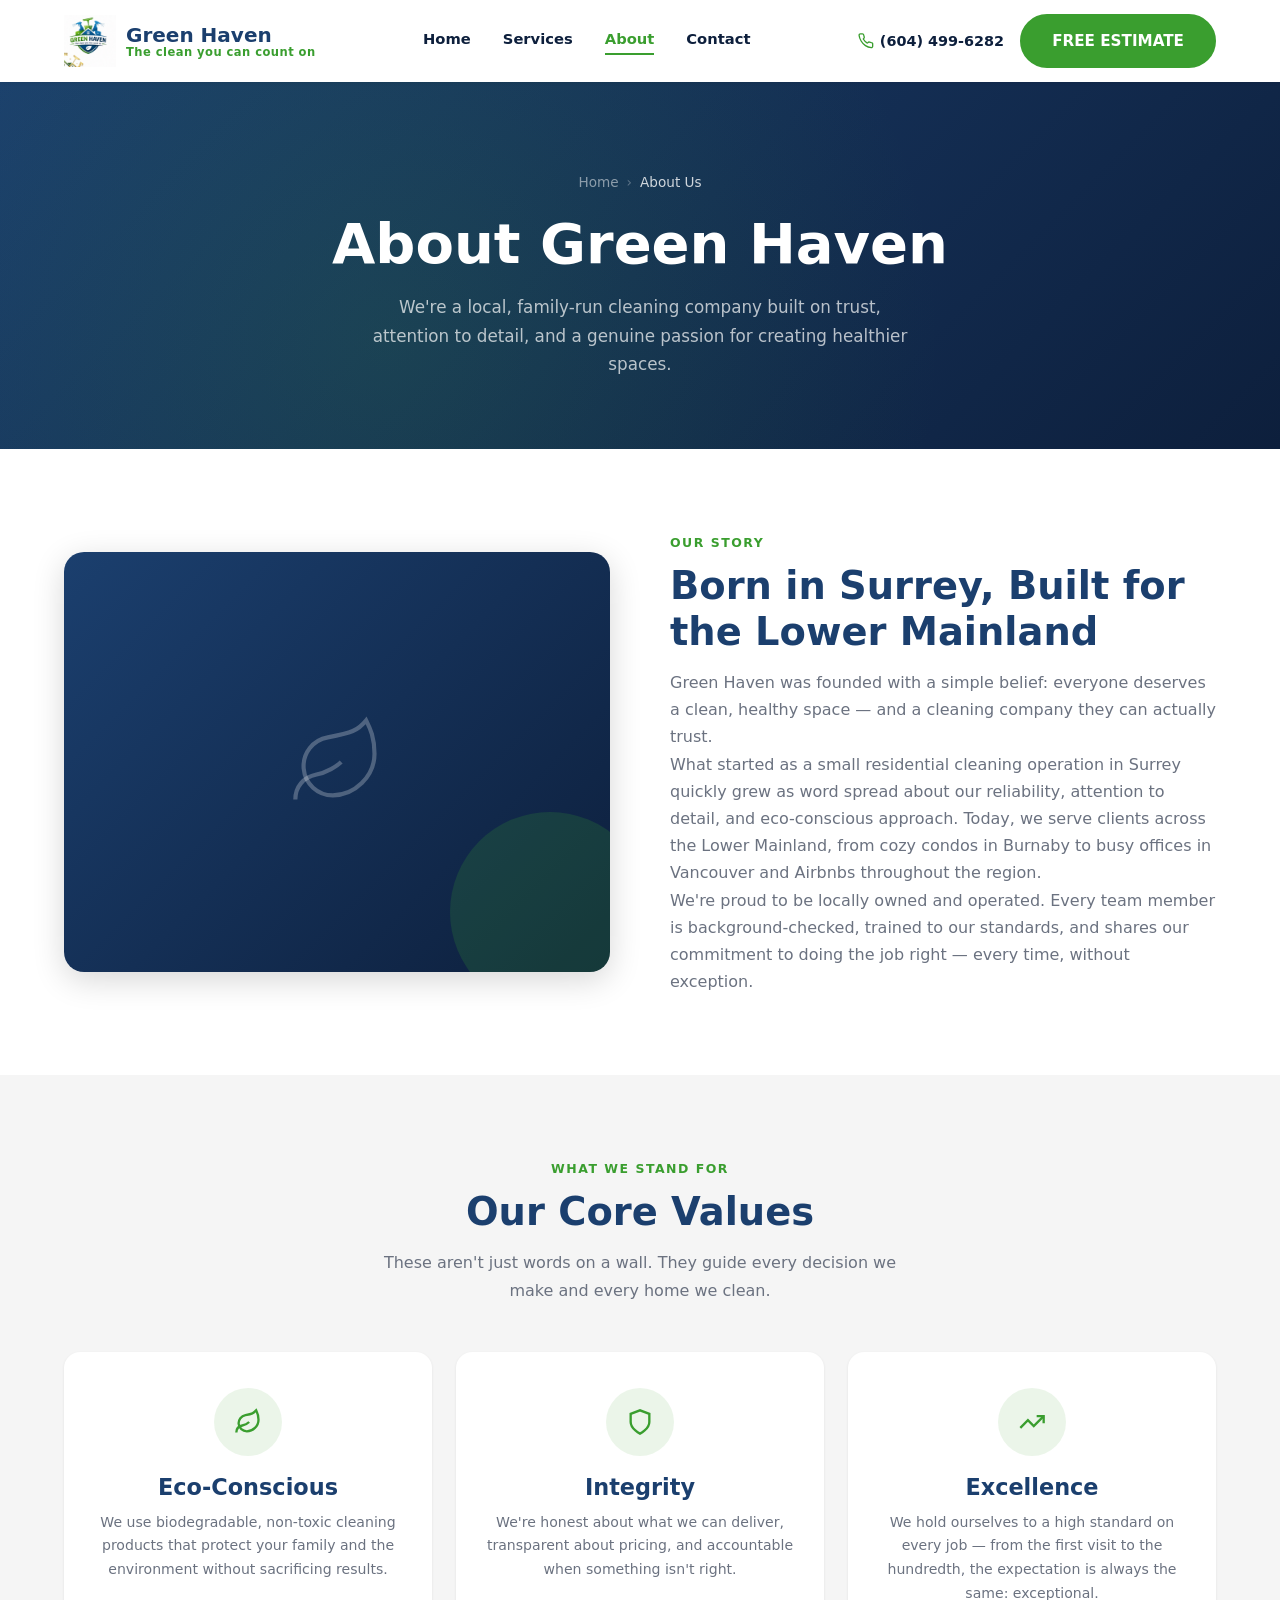
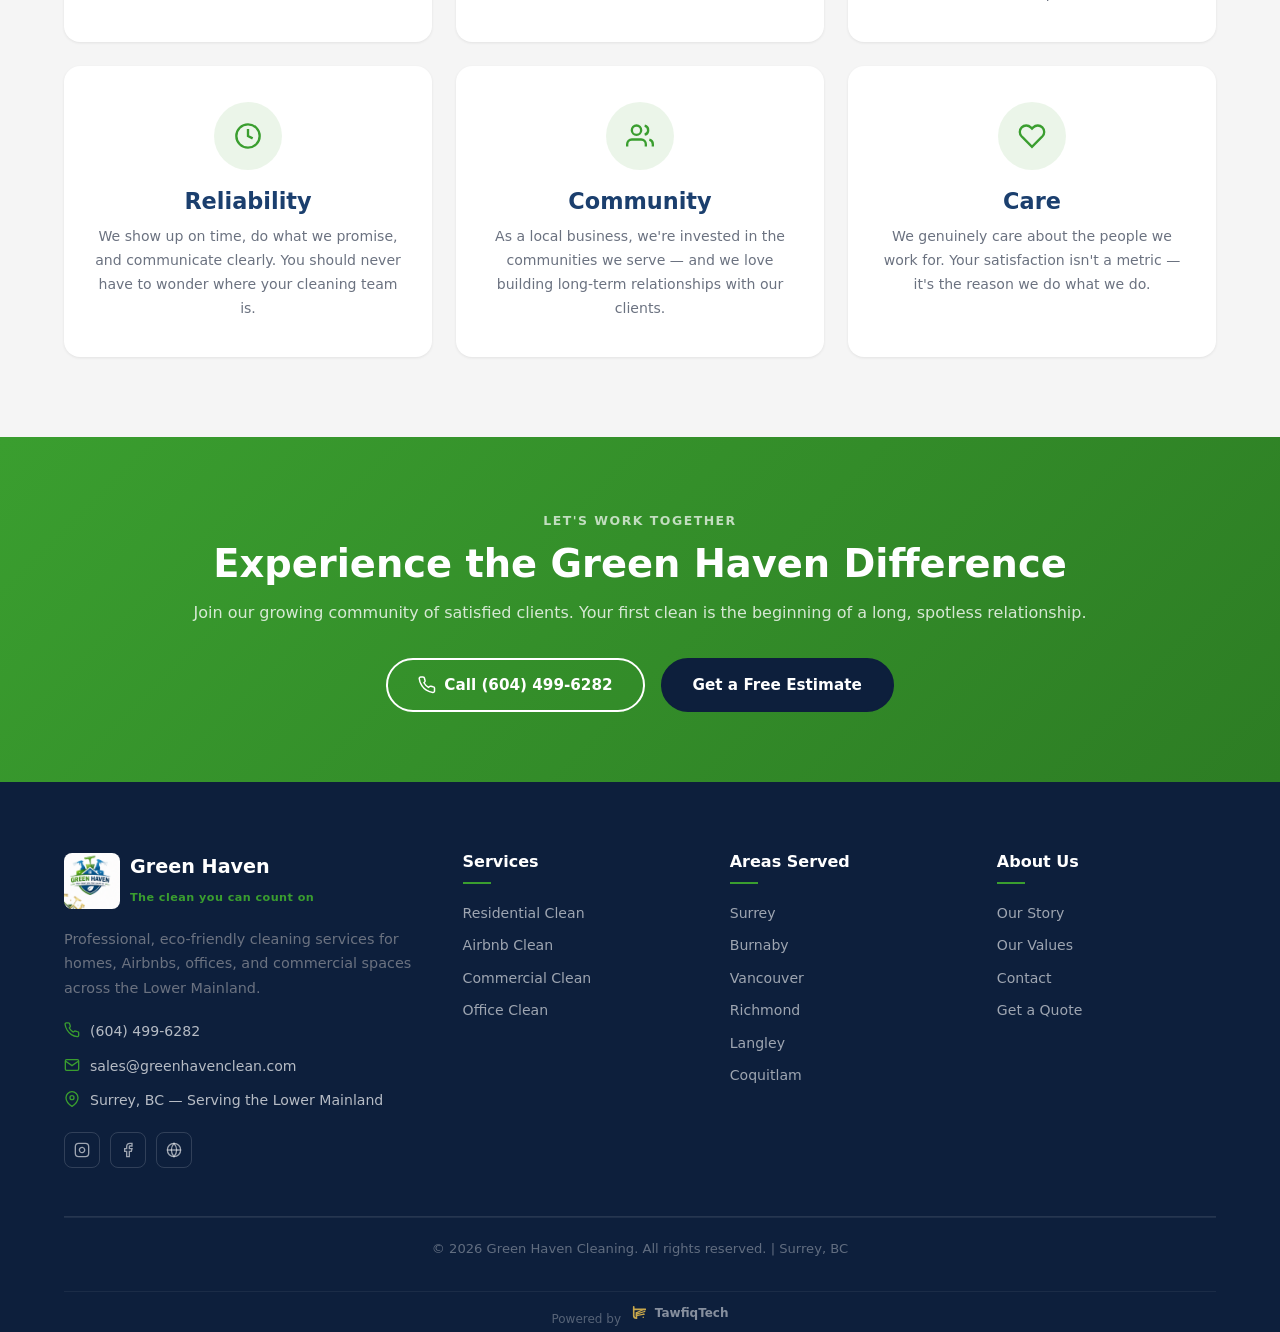
<file: about.html>
<!DOCTYPE html>
<html lang="en">
<head>
  <meta charset="UTF-8" />
  <meta name="viewport" content="width=device-width, initial-scale=1.0" />
  <meta name="description" content="About Green Haven Cleaning — our story, values, and the team behind the Lower Mainland's most trusted cleaning service." />
  <title>About Us | Green Haven Cleaning</title>
  <link rel="stylesheet" href="style.css" />
  <link rel="icon" type="image/png" href="Green_Haven_Logo_HD.png" />
</head>
<body>

<!-- NAVIGATION -->
<header class="navbar">
  <div class="navbar__inner">
    <a href="index.html" class="navbar__logo">
      <img src="Green_Haven_Logo_HD.png" alt="Green Haven Logo" />
      <div class="navbar__logo-text">
        <span>Green Haven</span>
        <span>The clean you can count on</span>
      </div>
    </a>
    <nav class="navbar__links">
      <a href="index.html">Home</a>
      <a href="services.html">Services</a>
      <a href="about.html">About</a>
      <a href="contact.html">Contact</a>
    </nav>
    <div class="navbar__actions">
      <a href="tel:6044996282" class="navbar__phone">
        <svg xmlns="http://www.w3.org/2000/svg" width="16" height="16" viewBox="0 0 24 24" fill="none" stroke="currentColor" stroke-width="2"><path d="M22 16.92v3a2 2 0 0 1-2.18 2 19.79 19.79 0 0 1-8.63-3.07A19.5 19.5 0 0 1 4.69 12a19.79 19.79 0 0 1-3.07-8.67A2 2 0 0 1 3.6 1.24h3a2 2 0 0 1 2 1.72 12.84 12.84 0 0 0 .7 2.81 2 2 0 0 1-.45 2.11L7.91 9a16 16 0 0 0 6.09 6.09l1.13-.95a2 2 0 0 1 2.11-.45 12.84 12.84 0 0 0 2.81.7A2 2 0 0 1 22 16.92z"/></svg>
        (604) 499-6282
      </a>
      <a href="quote.html" class="btn btn-primary">FREE ESTIMATE</a>
    </div>
    <button class="navbar__hamburger" aria-label="Toggle menu"><span></span><span></span><span></span></button>
  </div>
  <nav class="navbar__mobile">
    <a href="index.html">Home</a>
    <a href="services.html">Services</a>
    <a href="about.html">About</a>
    <a href="contact.html">Contact</a>
    <a href="tel:6044996282">(604) 499-6282</a>
    <a href="contact.html" class="btn btn-primary" style="margin-top:8px;justify-content:center;">FREE ESTIMATE</a>
  </nav>
</header>

<!-- PAGE HERO -->
<section class="page-hero">
  <div class="container">
    <div class="page-hero__content fade-up">
      <div class="page-hero__breadcrumb">
        <a href="index.html">Home</a>
        <span>›</span>
        <span style="color:rgba(255,255,255,.8)">About Us</span>
      </div>
      <h1>About Green Haven</h1>
      <p>We're a local, family-run cleaning company built on trust, attention to detail, and a genuine passion for creating healthier spaces.</p>
    </div>
  </div>
</section>

<!-- OUR STORY -->
<section class="about-story">
  <div class="container">
    <div class="about-story__grid">
      <div class="about-story__img-placeholder fade-up">
        <svg xmlns="http://www.w3.org/2000/svg" width="100" height="100" viewBox="0 0 24 24" fill="none" stroke="rgba(255,255,255,0.25)" stroke-width="1"><path d="M11 20A7 7 0 0 1 9.8 6.1C15.5 5 17 4.48 19 2c1 2 2 4.18 2 8 0 5.5-4.78 10-10 10z"/><path d="M2 21c0-3 1.85-5.36 5.08-6C9.5 14.52 12 13 13 12"/></svg>
      </div>
      <div class="fade-up">
        <span class="section-label">Our Story</span>
        <h2 class="section-title">Born in Surrey, Built for the Lower Mainland</h2>
        <p>Green Haven was founded with a simple belief: everyone deserves a clean, healthy space — and a cleaning company they can actually trust.</p>
        <p>What started as a small residential cleaning operation in Surrey quickly grew as word spread about our reliability, attention to detail, and eco-conscious approach. Today, we serve clients across the Lower Mainland, from cozy condos in Burnaby to busy offices in Vancouver and Airbnbs throughout the region.</p>
        <p>We're proud to be locally owned and operated. Every team member is background-checked, trained to our standards, and shares our commitment to doing the job right — every time, without exception.</p>
       
      </div>
    </div>
  </div>
</section>


<!-- OUR VALUES -->
<section class="about-values">
  <div class="container">
    <div class="text-center">
      <span class="section-label fade-up">What We Stand For</span>
      <h2 class="section-title fade-up">Our Core Values</h2>
      <p class="section-sub fade-up">These aren't just words on a wall. They guide every decision we make and every home we clean.</p>
    </div>
    <div class="values__grid stagger">
      <div class="value-card">
        <div class="value-card__icon">
          <svg xmlns="http://www.w3.org/2000/svg" width="28" height="28" viewBox="0 0 24 24" fill="none" stroke="currentColor" stroke-width="2"><path d="M11 20A7 7 0 0 1 9.8 6.1C15.5 5 17 4.48 19 2c1 2 2 4.18 2 8 0 5.5-4.78 10-10 10z"/><path d="M2 21c0-3 1.85-5.36 5.08-6C9.5 14.52 12 13 13 12"/></svg>
        </div>
        <h3>Eco-Conscious</h3>
        <p>We use biodegradable, non-toxic cleaning products that protect your family and the environment without sacrificing results.</p>
      </div>
      <div class="value-card">
        <div class="value-card__icon">
          <svg xmlns="http://www.w3.org/2000/svg" width="28" height="28" viewBox="0 0 24 24" fill="none" stroke="currentColor" stroke-width="2"><path d="M12 22s8-4 8-10V5l-8-3-8 3v7c0 6 8 10 8 10z"/></svg>
        </div>
        <h3>Integrity</h3>
        <p>We're honest about what we can deliver, transparent about pricing, and accountable when something isn't right.</p>
      </div>
      <div class="value-card">
        <div class="value-card__icon">
          <svg xmlns="http://www.w3.org/2000/svg" width="28" height="28" viewBox="0 0 24 24" fill="none" stroke="currentColor" stroke-width="2"><polyline points="22 7 13.5 15.5 8.5 10.5 2 17"/><polyline points="16 7 22 7 22 13"/></svg>
        </div>
        <h3>Excellence</h3>
        <p>We hold ourselves to a high standard on every job — from the first visit to the hundredth, the expectation is always the same: exceptional.</p>
      </div>
      <div class="value-card">
        <div class="value-card__icon">
          <svg xmlns="http://www.w3.org/2000/svg" width="28" height="28" viewBox="0 0 24 24" fill="none" stroke="currentColor" stroke-width="2"><circle cx="12" cy="12" r="10"/><polyline points="12 6 12 12 16 14"/></svg>
        </div>
        <h3>Reliability</h3>
        <p>We show up on time, do what we promise, and communicate clearly. You should never have to wonder where your cleaning team is.</p>
      </div>
      <div class="value-card">
        <div class="value-card__icon">
          <svg xmlns="http://www.w3.org/2000/svg" width="28" height="28" viewBox="0 0 24 24" fill="none" stroke="currentColor" stroke-width="2"><path d="M17 21v-2a4 4 0 0 0-4-4H5a4 4 0 0 0-4 4v2"/><circle cx="9" cy="7" r="4"/><path d="M23 21v-2a4 4 0 0 0-3-3.87"/><path d="M16 3.13a4 4 0 0 1 0 7.75"/></svg>
        </div>
        <h3>Community</h3>
        <p>As a local business, we're invested in the communities we serve — and we love building long-term relationships with our clients.</p>
      </div>
      <div class="value-card">
        <div class="value-card__icon">
          <svg xmlns="http://www.w3.org/2000/svg" width="28" height="28" viewBox="0 0 24 24" fill="none" stroke="currentColor" stroke-width="2"><path d="M20.84 4.61a5.5 5.5 0 0 0-7.78 0L12 5.67l-1.06-1.06a5.5 5.5 0 0 0-7.78 7.78l1.06 1.06L12 21.23l7.78-7.78 1.06-1.06a5.5 5.5 0 0 0 0-7.78z"/></svg>
        </div>
        <h3>Care</h3>
        <p>We genuinely care about the people we work for. Your satisfaction isn't a metric — it's the reason we do what we do.</p>
      </div>
    </div>
  </div>
</section>

<!-- CTA BANNER -->
<section class="cta-banner">
  <div class="container">
    <span class="section-label" style="color:rgba(255,255,255,.7)">Let's Work Together</span>
    <h2 class="fade-up">Experience the Green Haven Difference</h2>
    <p class="fade-up">Join our growing community of satisfied clients. Your first clean is the beginning of a long, spotless relationship.</p>
    <div style="display:flex;gap:16px;justify-content:center;flex-wrap:wrap;" class="fade-up">
      <a href="tel:6044996282" class="btn btn-outline">
        <svg xmlns="http://www.w3.org/2000/svg" width="18" height="18" viewBox="0 0 24 24" fill="none" stroke="currentColor" stroke-width="2"><path d="M22 16.92v3a2 2 0 0 1-2.18 2 19.79 19.79 0 0 1-8.63-3.07A19.5 19.5 0 0 1 4.69 12a19.79 19.79 0 0 1-3.07-8.67A2 2 0 0 1 3.6 1.24h3a2 2 0 0 1 2 1.72 12.84 12.84 0 0 0 .7 2.81 2 2 0 0 1-.45 2.11L7.91 9a16 16 0 0 0 6.09 6.09l1.13-.95a2 2 0 0 1 2.11-.45 12.84 12.84 0 0 0 2.81.7A2 2 0 0 1 22 16.92z"/></svg>
        Call (604) 499-6282
      </a>
      <a href="contact.html" class="btn btn-navy">Get a Free Estimate</a>
    </div>
  </div>
</section>

<!-- FOOTER -->
<footer class="footer">
  <div class="container">
    <div class="footer__top">
      <div class="footer__brand">
        <div class="footer__brand-logo">
          <img src="Green_Haven_Logo_HD.png" alt="Green Haven Logo" />
          <div class="footer__brand-logo-text">
            <span>Green Haven</span>
            <span>The clean you can count on</span>
          </div>
        </div>
        <p>Professional, eco-friendly cleaning services for homes, Airbnbs, offices, and commercial spaces across the Lower Mainland.</p>
        <div class="footer__contact-item">
          <svg xmlns="http://www.w3.org/2000/svg" width="16" height="16" viewBox="0 0 24 24" fill="none" stroke="currentColor" stroke-width="2"><path d="M22 16.92v3a2 2 0 0 1-2.18 2 19.79 19.79 0 0 1-8.63-3.07A19.5 19.5 0 0 1 4.69 12a19.79 19.79 0 0 1-3.07-8.67A2 2 0 0 1 3.6 1.24h3a2 2 0 0 1 2 1.72 12.84 12.84 0 0 0 .7 2.81 2 2 0 0 1-.45 2.11L7.91 9a16 16 0 0 0 6.09 6.09l1.13-.95a2 2 0 0 1 2.11-.45 12.84 12.84 0 0 0 2.81.7A2 2 0 0 1 22 16.92z"/></svg>
          <a href="tel:6044996282">(604) 499-6282</a>
        </div>
        <div class="footer__contact-item">
          <svg xmlns="http://www.w3.org/2000/svg" width="16" height="16" viewBox="0 0 24 24" fill="none" stroke="currentColor" stroke-width="2"><path d="M4 4h16c1.1 0 2 .9 2 2v12c0 1.1-.9 2-2 2H4c-1.1 0-2-.9-2-2V6c0-1.1.9-2 2-2z"/><polyline points="22,6 12,13 2,6"/></svg>
          <a href="mailto:sales@greenhavenclean.com">sales@greenhavenclean.com</a>
        </div>
        <div class="footer__contact-item">
          <svg xmlns="http://www.w3.org/2000/svg" width="16" height="16" viewBox="0 0 24 24" fill="none" stroke="currentColor" stroke-width="2"><path d="M21 10c0 7-9 13-9 13s-9-6-9-13a9 9 0 0 1 18 0z"/><circle cx="12" cy="10" r="3"/></svg>
          <span>Surrey, BC — Serving the Lower Mainland</span>
        </div>
        <div class="footer__socials">
          <a href="#" class="footer__social-link" aria-label="Instagram"><svg xmlns="http://www.w3.org/2000/svg" width="16" height="16" viewBox="0 0 24 24" fill="none" stroke="currentColor" stroke-width="2"><rect x="2" y="2" width="20" height="20" rx="5" ry="5"/><path d="M16 11.37A4 4 0 1 1 12.63 8 4 4 0 0 1 16 11.37z"/><line x1="17.5" y1="6.5" x2="17.51" y2="6.5"/></svg></a>
          <a href="#" class="footer__social-link" aria-label="Facebook"><svg xmlns="http://www.w3.org/2000/svg" width="16" height="16" viewBox="0 0 24 24" fill="none" stroke="currentColor" stroke-width="2"><path d="M18 2h-3a5 5 0 0 0-5 5v3H7v4h3v8h4v-8h3l1-4h-4V7a1 1 0 0 1 1-1h3z"/></svg></a>
          <a href="#" class="footer__social-link" aria-label="Google"><svg xmlns="http://www.w3.org/2000/svg" width="16" height="16" viewBox="0 0 24 24" fill="none" stroke="currentColor" stroke-width="2"><circle cx="12" cy="12" r="10"/><line x1="2" y1="12" x2="22" y2="12"/><path d="M12 2a15.3 15.3 0 0 1 4 10 15.3 15.3 0 0 1-4 10 15.3 15.3 0 0 1-4-10 15.3 15.3 0 0 1 4-10z"/></svg></a>
        </div>
      </div>
      <div class="footer__col">
        <h4>Services</h4>
        <a href="services.html">Residential Clean</a>
        <a href="services.html">Airbnb Clean</a>
        <a href="services.html">Commercial Clean</a>
        <a href="services.html">Office Clean</a>
      </div>
      <div class="footer__col">
        <h4>Areas Served</h4>
        <a href="#">Surrey</a>
        <a href="#">Burnaby</a>
        <a href="#">Vancouver</a>
        <a href="#">Richmond</a>
        <a href="#">Langley</a>
        <a href="#">Coquitlam</a>
      </div>
      <div class="footer__col">
        <h4>About Us</h4>
        <a href="about.html">Our Story</a>
        <a href="about.html">Our Values</a>
        <a href="contact.html">Contact</a>
        <a href="contact.html">Get a Quote</a>
      </div>
    </div>
    <div class="footer__bottom">
      &copy; 2026 Green Haven Cleaning. All rights reserved. | Surrey, BC
    </div>
    <div class="footer__powered">
      Powered by
      <a href="https://tawfiqtech.com" target="_blank" rel="noopener" class="footer__powered-link">
        <svg width="18" height="18" viewBox="0 0 530 530" fill="none" xmlns="http://www.w3.org/2000/svg">
          <path d="M80 80 Q80 80 80 160 L80 340 Q80 420 160 420 L160 340 L160 260" stroke="#C9A84C" stroke-width="48" stroke-linecap="round" fill="none"/>
          <path d="M80 160 L420 160" stroke="#C9A84C" stroke-width="48" stroke-linecap="round" fill="none"/>
          <path d="M160 260 L360 160" stroke="#C9A84C" stroke-width="36" stroke-linecap="round" fill="none"/>
          <path d="M160 300 L400 220" stroke="#C9A84C" stroke-width="36" stroke-linecap="round" fill="none"/>
          <path d="M160 340 L380 300" stroke="#C9A84C" stroke-width="36" stroke-linecap="round" fill="none"/>
          <circle cx="420" cy="160" r="22" fill="#C9A84C"/>
          <circle cx="400" cy="220" r="22" fill="#C9A84C"/>
          <circle cx="380" cy="300" r="22" fill="#C9A84C"/>
          <circle cx="360" cy="390" r="22" fill="#C9A84C"/>
        </svg>
        TawfiqTech
      </a>
    </div>
  </div>
</footer>

<button class="scroll-top" aria-label="Scroll to top">
  <svg xmlns="http://www.w3.org/2000/svg" width="20" height="20" viewBox="0 0 24 24" fill="none" stroke="currentColor" stroke-width="2.5"><polyline points="18 15 12 9 6 15"/></svg>
</button>

<script src="script.js"></script>
</body>
</html>
</file>
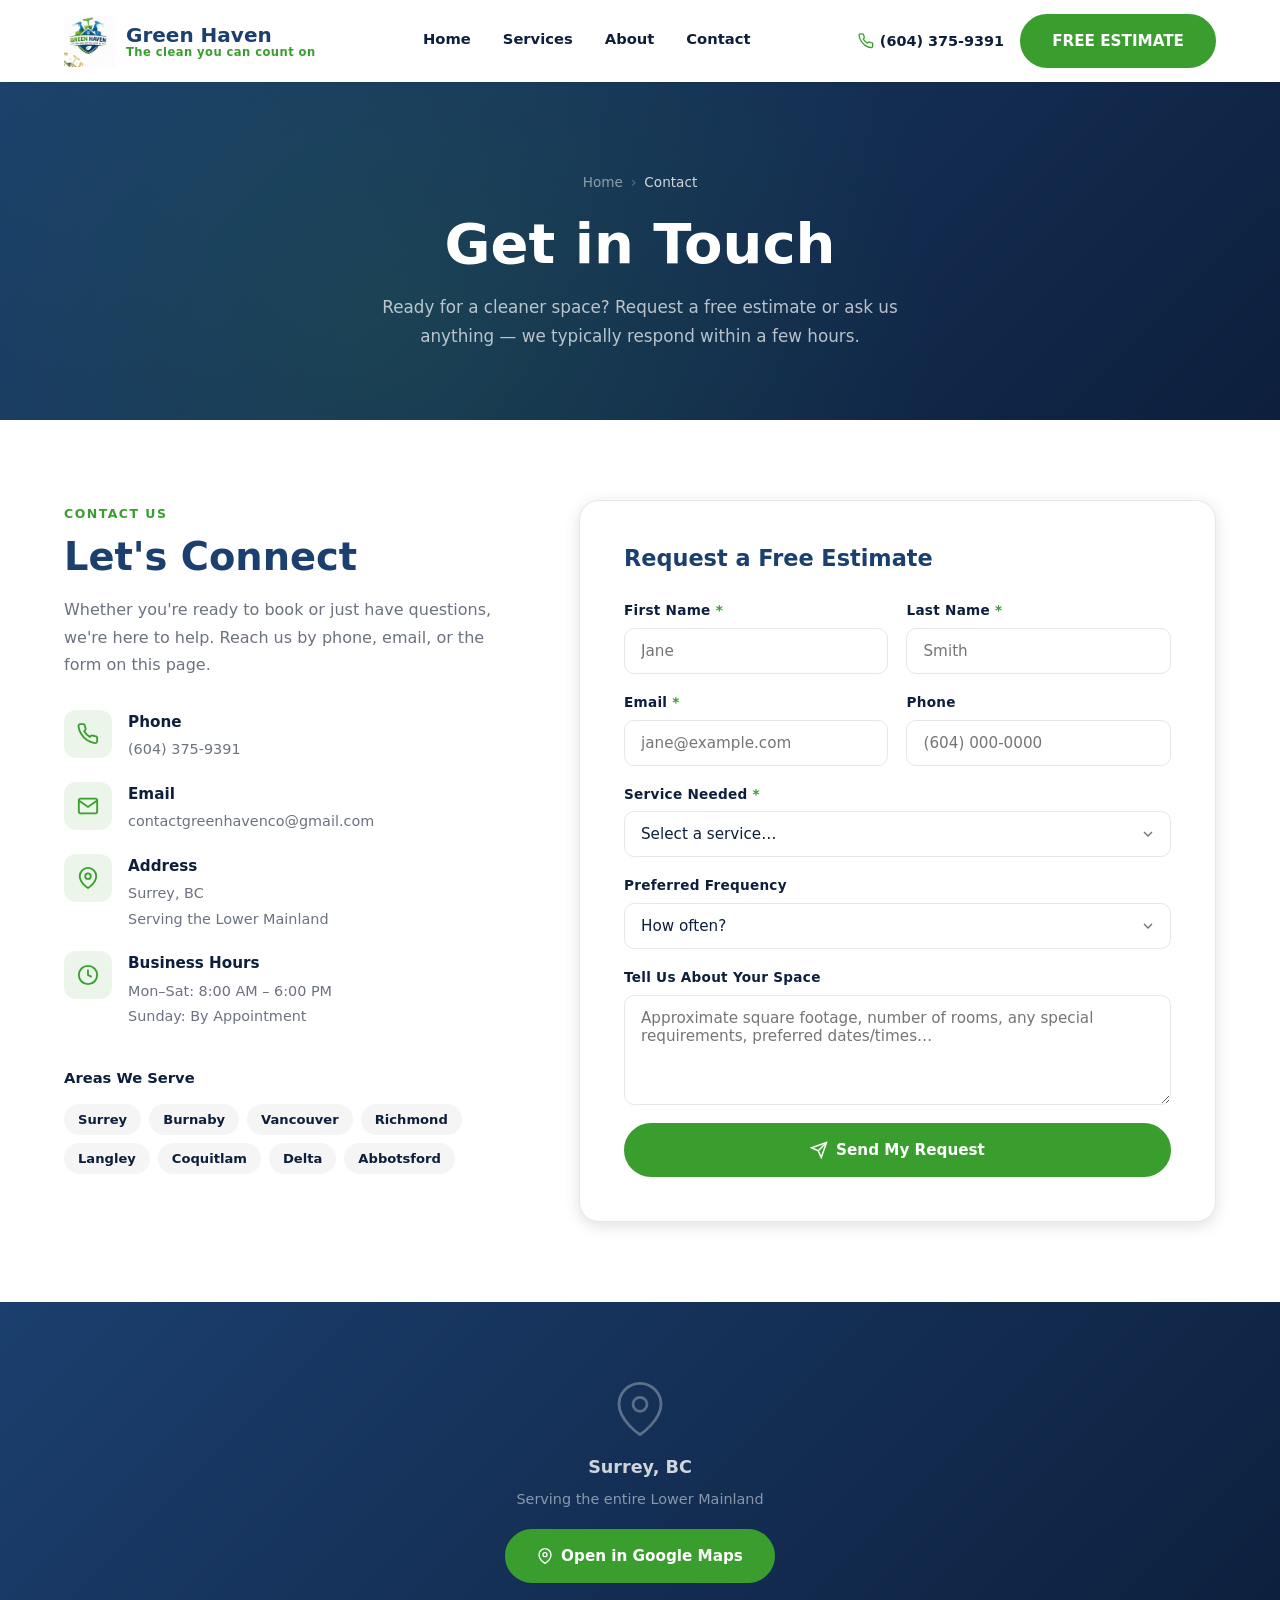
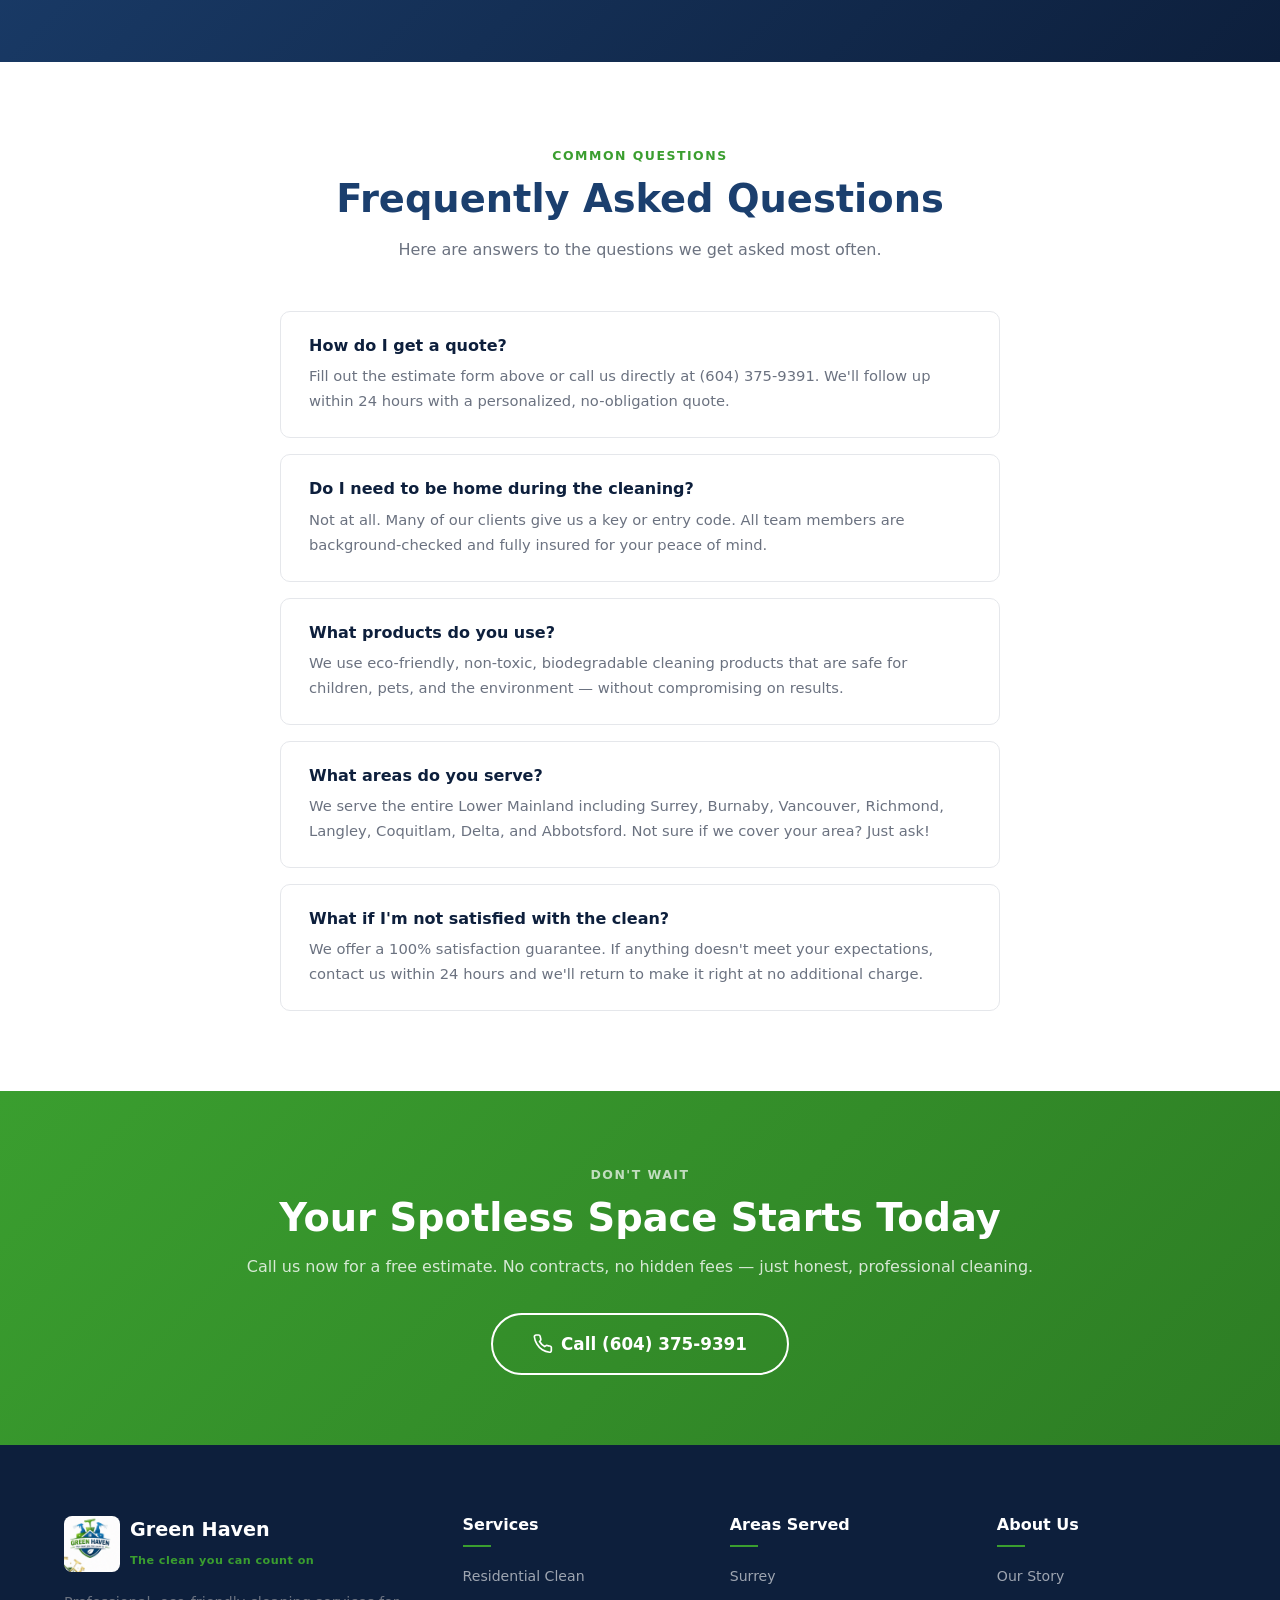
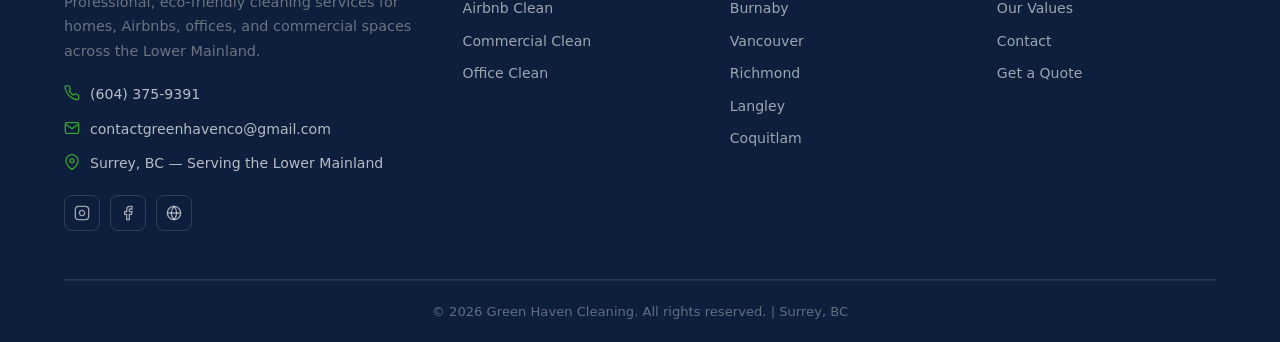
<file: contact (1).html>
<!DOCTYPE html>
<html lang="en">
<head>
  <meta charset="UTF-8" />
  <meta name="viewport" content="width=device-width, initial-scale=1.0" />
  <meta name="description" content="Contact Green Haven Cleaning — get a free estimate, ask a question, or book your first clean in the Lower Mainland." />
  <title>Contact | Green Haven Cleaning</title>
  <link rel="stylesheet" href="style.css" />
  <link rel="icon" type="image/png" href="Green_Haven_Logo_HD.png" />
</head>
<body>

<!-- NAVIGATION -->
<header class="navbar">
  <div class="navbar__inner">
    <a href="index.html" class="navbar__logo">
      <img src="Green_Haven_Logo_HD.png" alt="Green Haven Logo" />
      <div class="navbar__logo-text">
        <span>Green Haven</span>
        <span>The clean you can count on</span>
      </div>
    </a>
    <nav class="navbar__links">
      <a href="index.html">Home</a>
      <a href="services.html">Services</a>
      <a href="about.html">About</a>
      <a href="contact.html">Contact</a>
    </nav>
    <div class="navbar__actions">
      <a href="tel:6043759391" class="navbar__phone">
        <svg xmlns="http://www.w3.org/2000/svg" width="16" height="16" viewBox="0 0 24 24" fill="none" stroke="currentColor" stroke-width="2"><path d="M22 16.92v3a2 2 0 0 1-2.18 2 19.79 19.79 0 0 1-8.63-3.07A19.5 19.5 0 0 1 4.69 12a19.79 19.79 0 0 1-3.07-8.67A2 2 0 0 1 3.6 1.24h3a2 2 0 0 1 2 1.72 12.84 12.84 0 0 0 .7 2.81 2 2 0 0 1-.45 2.11L7.91 9a16 16 0 0 0 6.09 6.09l1.13-.95a2 2 0 0 1 2.11-.45 12.84 12.84 0 0 0 2.81.7A2 2 0 0 1 22 16.92z"/></svg>
        (604) 375-9391
      </a>
      <a href="quote.html" class="btn btn-primary">FREE ESTIMATE</a>
    </div>
    <button class="navbar__hamburger" aria-label="Toggle menu"><span></span><span></span><span></span></button>
  </div>
  <nav class="navbar__mobile">
    <a href="index.html">Home</a>
    <a href="services.html">Services</a>
    <a href="about.html">About</a>
    <a href="contact.html">Contact</a>
    <a href="tel:6043759391">(604) 375-9391</a>
    <a href="contact.html" class="btn btn-primary" style="margin-top:8px;justify-content:center;">FREE ESTIMATE</a>
  </nav>
</header>

<!-- PAGE HERO -->
<section class="page-hero">
  <div class="container">
    <div class="page-hero__content fade-up">
      <div class="page-hero__breadcrumb">
        <a href="index.html">Home</a>
        <span>›</span>
        <span style="color:rgba(255,255,255,.8)">Contact</span>
      </div>
      <h1>Get in Touch</h1>
      <p>Ready for a cleaner space? Request a free estimate or ask us anything — we typically respond within a few hours.</p>
    </div>
  </div>
</section>

<!-- CONTACT MAIN -->
<section class="contact-section">
  <div class="container">
    <div class="contact__grid">

      <!-- Info column -->
      <div class="contact__info fade-up">
        <span class="section-label">Contact Us</span>
        <h2>Let's Connect</h2>
        <p>Whether you're ready to book or just have questions, we're here to help. Reach us by phone, email, or the form on this page.</p>

        <div class="contact__info-items">
          <div class="contact__info-item">
            <div class="contact__info-icon">
              <svg xmlns="http://www.w3.org/2000/svg" width="22" height="22" viewBox="0 0 24 24" fill="none" stroke="currentColor" stroke-width="2"><path d="M22 16.92v3a2 2 0 0 1-2.18 2 19.79 19.79 0 0 1-8.63-3.07A19.5 19.5 0 0 1 4.69 12a19.79 19.79 0 0 1-3.07-8.67A2 2 0 0 1 3.6 1.24h3a2 2 0 0 1 2 1.72 12.84 12.84 0 0 0 .7 2.81 2 2 0 0 1-.45 2.11L7.91 9a16 16 0 0 0 6.09 6.09l1.13-.95a2 2 0 0 1 2.11-.45 12.84 12.84 0 0 0 2.81.7A2 2 0 0 1 22 16.92z"/></svg>
            </div>
            <div>
              <strong>Phone</strong>
              <span><a href="tel:6043759391">(604) 375-9391</a></span>
            </div>
          </div>
          <div class="contact__info-item">
            <div class="contact__info-icon">
              <svg xmlns="http://www.w3.org/2000/svg" width="22" height="22" viewBox="0 0 24 24" fill="none" stroke="currentColor" stroke-width="2"><path d="M4 4h16c1.1 0 2 .9 2 2v12c0 1.1-.9 2-2 2H4c-1.1 0-2-.9-2-2V6c0-1.1.9-2 2-2z"/><polyline points="22,6 12,13 2,6"/></svg>
            </div>
            <div>
              <strong>Email</strong>
              <span><a href="mailto:contactgreenhavenco@gmail.com">contactgreenhavenco@gmail.com</a></span>
            </div>
          </div>
          <div class="contact__info-item">
            <div class="contact__info-icon">
              <svg xmlns="http://www.w3.org/2000/svg" width="22" height="22" viewBox="0 0 24 24" fill="none" stroke="currentColor" stroke-width="2"><path d="M21 10c0 7-9 13-9 13s-9-6-9-13a9 9 0 0 1 18 0z"/><circle cx="12" cy="10" r="3"/></svg>
            </div>
            <div>
              <strong>Address</strong>
              <span>Surrey, BC<br>Serving the Lower Mainland</span>
            </div>
          </div>
          <div class="contact__info-item">
            <div class="contact__info-icon">
              <svg xmlns="http://www.w3.org/2000/svg" width="22" height="22" viewBox="0 0 24 24" fill="none" stroke="currentColor" stroke-width="2"><circle cx="12" cy="12" r="10"/><polyline points="12 6 12 12 16 14"/></svg>
            </div>
            <div>
              <strong>Business Hours</strong>
              <span>Mon–Sat: 8:00 AM – 6:00 PM<br>Sunday: By Appointment</span>
            </div>
          </div>
        </div>

        <!-- Quick links -->
        <div style="margin-top:36px;">
          <p style="font-weight:700;color:var(--navy);margin-bottom:14px;font-size:.92rem;">Areas We Serve</p>
          <div style="display:flex;flex-wrap:wrap;gap:8px;">
            <span style="background:var(--gray);border-radius:50px;padding:5px 14px;font-size:.82rem;font-weight:600;color:var(--navy);">Surrey</span>
            <span style="background:var(--gray);border-radius:50px;padding:5px 14px;font-size:.82rem;font-weight:600;color:var(--navy);">Burnaby</span>
            <span style="background:var(--gray);border-radius:50px;padding:5px 14px;font-size:.82rem;font-weight:600;color:var(--navy);">Vancouver</span>
            <span style="background:var(--gray);border-radius:50px;padding:5px 14px;font-size:.82rem;font-weight:600;color:var(--navy);">Richmond</span>
            <span style="background:var(--gray);border-radius:50px;padding:5px 14px;font-size:.82rem;font-weight:600;color:var(--navy);">Langley</span>
            <span style="background:var(--gray);border-radius:50px;padding:5px 14px;font-size:.82rem;font-weight:600;color:var(--navy);">Coquitlam</span>
            <span style="background:var(--gray);border-radius:50px;padding:5px 14px;font-size:.82rem;font-weight:600;color:var(--navy);">Delta</span>
            <span style="background:var(--gray);border-radius:50px;padding:5px 14px;font-size:.82rem;font-weight:600;color:var(--navy);">Abbotsford</span>
          </div>
        </div>
      </div>

      <!-- Form column -->
      <div class="contact__form-box fade-up">
        <h3>Request a Free Estimate</h3>
        <form class="contact__form" id="contact-form" name="estimate" method="POST" data-netlify="true" netlify-honeypot="bot-field" novalidate>
          <input type="hidden" name="form-name" value="estimate" />
          <p style="display:none;">
            <label>Don't fill this out if you're human: <input name="bot-field" /></label>
          </p>
          <div class="row">
            <div class="form-group">
              <label for="c-fname">First Name <span style="color:var(--green)">*</span></label>
              <input type="text" id="c-fname" name="fname" placeholder="Jane" required />
            </div>
            <div class="form-group">
              <label for="c-lname">Last Name <span style="color:var(--green)">*</span></label>
              <input type="text" id="c-lname" name="lname" placeholder="Smith" required />
            </div>
          </div>
          <div class="row">
            <div class="form-group">
              <label for="c-email">Email <span style="color:var(--green)">*</span></label>
              <input type="email" id="c-email" name="email" placeholder="jane@example.com" required />
            </div>
            <div class="form-group">
              <label for="c-phone">Phone</label>
              <input type="tel" id="c-phone" name="phone" placeholder="(604) 000-0000" />
            </div>
          </div>
          <div class="form-group">
            <label for="c-service">Service Needed <span style="color:var(--green)">*</span></label>
            <select id="c-service" name="service" required>
              <option value="" disabled selected>Select a service…</option>
              <option>Residential Clean</option>
              <option>Airbnb Clean</option>
              <option>Commercial Clean</option>
              <option>Office Clean</option>
              <option>Not Sure — Need Advice</option>
            </select>
          </div>
          <div class="form-group">
            <label for="c-freq">Preferred Frequency</label>
            <select id="c-freq" name="freq">
              <option value="" disabled selected>How often?</option>
              <option>One-time only</option>
              <option>Weekly</option>
              <option>Bi-weekly</option>
              <option>Monthly</option>
              <option>Custom schedule</option>
            </select>
          </div>
          <div class="form-group">
            <label for="c-msg">Tell Us About Your Space</label>
            <textarea id="c-msg" name="message" placeholder="Approximate square footage, number of rooms, any special requirements, preferred dates/times…"></textarea>
          </div>
          <button type="submit" class="btn btn-primary" style="width:100%;justify-content:center;padding:16px;">
            <svg xmlns="http://www.w3.org/2000/svg" width="18" height="18" viewBox="0 0 24 24" fill="none" stroke="currentColor" stroke-width="2"><line x1="22" y1="2" x2="11" y2="13"/><polygon points="22 2 15 22 11 13 2 9 22 2"/></svg>
            Send My Request
          </button>
          <div class="success-msg" id="contact-success">
            <svg xmlns="http://www.w3.org/2000/svg" width="20" height="20" viewBox="0 0 24 24" fill="none" stroke="currentColor" stroke-width="2"><path d="M22 11.08V12a10 10 0 1 1-5.93-9.14"/><polyline points="22 4 12 14.01 9 11.01"/></svg>
            Thank you! We'll respond within 24 hours with your free estimate.
          </div>
        </form>
      </div>
    </div>
  </div>
</section>

<!-- MAP PLACEHOLDER -->
<section style="padding:0;background:var(--gray);">
  <div style="height:360px;background:linear-gradient(135deg,var(--blue) 0%,var(--navy) 100%);display:flex;flex-direction:column;align-items:center;justify-content:center;gap:16px;">
    <svg xmlns="http://www.w3.org/2000/svg" width="56" height="56" viewBox="0 0 24 24" fill="none" stroke="rgba(255,255,255,0.3)" stroke-width="1.2"><path d="M21 10c0 7-9 13-9 13s-9-6-9-13a9 9 0 0 1 18 0z"/><circle cx="12" cy="10" r="3"/></svg>
    <div style="text-align:center;">
      <p style="color:rgba(255,255,255,.8);font-weight:700;font-size:1.1rem;margin-bottom:4px;">Surrey, BC</p>
      <p style="color:rgba(255,255,255,.5);font-size:.9rem;">Serving the entire Lower Mainland</p>
      <a href="https://maps.google.com/?q=Surrey,BC" target="_blank" rel="noopener" class="btn btn-primary" style="margin-top:18px;">
        <svg xmlns="http://www.w3.org/2000/svg" width="16" height="16" viewBox="0 0 24 24" fill="none" stroke="currentColor" stroke-width="2"><path d="M21 10c0 7-9 13-9 13s-9-6-9-13a9 9 0 0 1 18 0z"/><circle cx="12" cy="10" r="3"/></svg>
        Open in Google Maps
      </a>
    </div>
  </div>
</section>

<!-- FAQ -->
<section style="background:var(--white);padding:80px 0;">
  <div class="container">
    <div class="text-center">
      <span class="section-label fade-up">Common Questions</span>
      <h2 class="section-title fade-up">Frequently Asked Questions</h2>
      <p class="section-sub fade-up">Here are answers to the questions we get asked most often.</p>
    </div>
    <div style="max-width:720px;margin:0 auto;display:flex;flex-direction:column;gap:16px;" class="stagger">
      <div class="faq-item" style="border:1.5px solid var(--border);border-radius:var(--radius);padding:24px 28px;">
        <h4 style="color:var(--navy);margin-bottom:8px;font-size:1rem;">How do I get a quote?</h4>
        <p style="margin:0;font-size:.92rem;">Fill out the estimate form above or call us directly at (604) 375-9391. We'll follow up within 24 hours with a personalized, no-obligation quote.</p>
      </div>
      <div class="faq-item" style="border:1.5px solid var(--border);border-radius:var(--radius);padding:24px 28px;">
        <h4 style="color:var(--navy);margin-bottom:8px;font-size:1rem;">Do I need to be home during the cleaning?</h4>
        <p style="margin:0;font-size:.92rem;">Not at all. Many of our clients give us a key or entry code. All team members are background-checked and fully insured for your peace of mind.</p>
      </div>
      <div class="faq-item" style="border:1.5px solid var(--border);border-radius:var(--radius);padding:24px 28px;">
        <h4 style="color:var(--navy);margin-bottom:8px;font-size:1rem;">What products do you use?</h4>
        <p style="margin:0;font-size:.92rem;">We use eco-friendly, non-toxic, biodegradable cleaning products that are safe for children, pets, and the environment — without compromising on results.</p>
      </div>
      <div class="faq-item" style="border:1.5px solid var(--border);border-radius:var(--radius);padding:24px 28px;">
        <h4 style="color:var(--navy);margin-bottom:8px;font-size:1rem;">What areas do you serve?</h4>
        <p style="margin:0;font-size:.92rem;">We serve the entire Lower Mainland including Surrey, Burnaby, Vancouver, Richmond, Langley, Coquitlam, Delta, and Abbotsford. Not sure if we cover your area? Just ask!</p>
      </div>
      <div class="faq-item" style="border:1.5px solid var(--border);border-radius:var(--radius);padding:24px 28px;">
        <h4 style="color:var(--navy);margin-bottom:8px;font-size:1rem;">What if I'm not satisfied with the clean?</h4>
        <p style="margin:0;font-size:.92rem;">We offer a 100% satisfaction guarantee. If anything doesn't meet your expectations, contact us within 24 hours and we'll return to make it right at no additional charge.</p>
      </div>
    </div>
  </div>
</section>

<!-- CTA BANNER -->
<section class="cta-banner">
  <div class="container">
    <span class="section-label" style="color:rgba(255,255,255,.7)">Don't Wait</span>
    <h2 class="fade-up">Your Spotless Space Starts Today</h2>
    <p class="fade-up">Call us now for a free estimate. No contracts, no hidden fees — just honest, professional cleaning.</p>
    <div class="fade-up">
      <a href="tel:6043759391" class="btn btn-outline" style="font-size:1.05rem;padding:16px 40px;">
        <svg xmlns="http://www.w3.org/2000/svg" width="20" height="20" viewBox="0 0 24 24" fill="none" stroke="currentColor" stroke-width="2"><path d="M22 16.92v3a2 2 0 0 1-2.18 2 19.79 19.79 0 0 1-8.63-3.07A19.5 19.5 0 0 1 4.69 12a19.79 19.79 0 0 1-3.07-8.67A2 2 0 0 1 3.6 1.24h3a2 2 0 0 1 2 1.72 12.84 12.84 0 0 0 .7 2.81 2 2 0 0 1-.45 2.11L7.91 9a16 16 0 0 0 6.09 6.09l1.13-.95a2 2 0 0 1 2.11-.45 12.84 12.84 0 0 0 2.81.7A2 2 0 0 1 22 16.92z"/></svg>
        Call (604) 375-9391
      </a>
    </div>
  </div>
</section>

<!-- FOOTER -->
<footer class="footer">
  <div class="container">
    <div class="footer__top">
      <div class="footer__brand">
        <div class="footer__brand-logo">
          <img src="Green_Haven_Logo_HD.png" alt="Green Haven Logo" />
          <div class="footer__brand-logo-text">
            <span>Green Haven</span>
            <span>The clean you can count on</span>
          </div>
        </div>
        <p>Professional, eco-friendly cleaning services for homes, Airbnbs, offices, and commercial spaces across the Lower Mainland.</p>
        <div class="footer__contact-item">
          <svg xmlns="http://www.w3.org/2000/svg" width="16" height="16" viewBox="0 0 24 24" fill="none" stroke="currentColor" stroke-width="2"><path d="M22 16.92v3a2 2 0 0 1-2.18 2 19.79 19.79 0 0 1-8.63-3.07A19.5 19.5 0 0 1 4.69 12a19.79 19.79 0 0 1-3.07-8.67A2 2 0 0 1 3.6 1.24h3a2 2 0 0 1 2 1.72 12.84 12.84 0 0 0 .7 2.81 2 2 0 0 1-.45 2.11L7.91 9a16 16 0 0 0 6.09 6.09l1.13-.95a2 2 0 0 1 2.11-.45 12.84 12.84 0 0 0 2.81.7A2 2 0 0 1 22 16.92z"/></svg>
          <a href="tel:6043759391">(604) 375-9391</a>
        </div>
        <div class="footer__contact-item">
          <svg xmlns="http://www.w3.org/2000/svg" width="16" height="16" viewBox="0 0 24 24" fill="none" stroke="currentColor" stroke-width="2"><path d="M4 4h16c1.1 0 2 .9 2 2v12c0 1.1-.9 2-2 2H4c-1.1 0-2-.9-2-2V6c0-1.1.9-2 2-2z"/><polyline points="22,6 12,13 2,6"/></svg>
          <a href="mailto:contactgreenhavenco@gmail.com">contactgreenhavenco@gmail.com</a>
        </div>
        <div class="footer__contact-item">
          <svg xmlns="http://www.w3.org/2000/svg" width="16" height="16" viewBox="0 0 24 24" fill="none" stroke="currentColor" stroke-width="2"><path d="M21 10c0 7-9 13-9 13s-9-6-9-13a9 9 0 0 1 18 0z"/><circle cx="12" cy="10" r="3"/></svg>
          <span>Surrey, BC — Serving the Lower Mainland</span>
        </div>
        <div class="footer__socials">
          <a href="#" class="footer__social-link" aria-label="Instagram"><svg xmlns="http://www.w3.org/2000/svg" width="16" height="16" viewBox="0 0 24 24" fill="none" stroke="currentColor" stroke-width="2"><rect x="2" y="2" width="20" height="20" rx="5" ry="5"/><path d="M16 11.37A4 4 0 1 1 12.63 8 4 4 0 0 1 16 11.37z"/><line x1="17.5" y1="6.5" x2="17.51" y2="6.5"/></svg></a>
          <a href="#" class="footer__social-link" aria-label="Facebook"><svg xmlns="http://www.w3.org/2000/svg" width="16" height="16" viewBox="0 0 24 24" fill="none" stroke="currentColor" stroke-width="2"><path d="M18 2h-3a5 5 0 0 0-5 5v3H7v4h3v8h4v-8h3l1-4h-4V7a1 1 0 0 1 1-1h3z"/></svg></a>
          <a href="#" class="footer__social-link" aria-label="Google"><svg xmlns="http://www.w3.org/2000/svg" width="16" height="16" viewBox="0 0 24 24" fill="none" stroke="currentColor" stroke-width="2"><circle cx="12" cy="12" r="10"/><line x1="2" y1="12" x2="22" y2="12"/><path d="M12 2a15.3 15.3 0 0 1 4 10 15.3 15.3 0 0 1-4 10 15.3 15.3 0 0 1-4-10 15.3 15.3 0 0 1 4-10z"/></svg></a>
        </div>
      </div>
      <div class="footer__col">
        <h4>Services</h4>
        <a href="services.html">Residential Clean</a>
        <a href="services.html">Airbnb Clean</a>
        <a href="services.html">Commercial Clean</a>
        <a href="services.html">Office Clean</a>
      </div>
      <div class="footer__col">
        <h4>Areas Served</h4>
        <a href="#">Surrey</a>
        <a href="#">Burnaby</a>
        <a href="#">Vancouver</a>
        <a href="#">Richmond</a>
        <a href="#">Langley</a>
        <a href="#">Coquitlam</a>
      </div>
      <div class="footer__col">
        <h4>About Us</h4>
        <a href="about.html">Our Story</a>
        <a href="about.html">Our Values</a>
        <a href="contact.html">Contact</a>
        <a href="contact.html">Get a Quote</a>
      </div>
    </div>
    <div class="footer__bottom">&copy; 2026 Green Haven Cleaning. All rights reserved. | Surrey, BC</div>
  </div>
</footer>

<button class="scroll-top" aria-label="Scroll to top">
  <svg xmlns="http://www.w3.org/2000/svg" width="20" height="20" viewBox="0 0 24 24" fill="none" stroke="currentColor" stroke-width="2.5"><polyline points="18 15 12 9 6 15"/></svg>
</button>

<script src="script.js"></script>
</body>
</html>
</file>
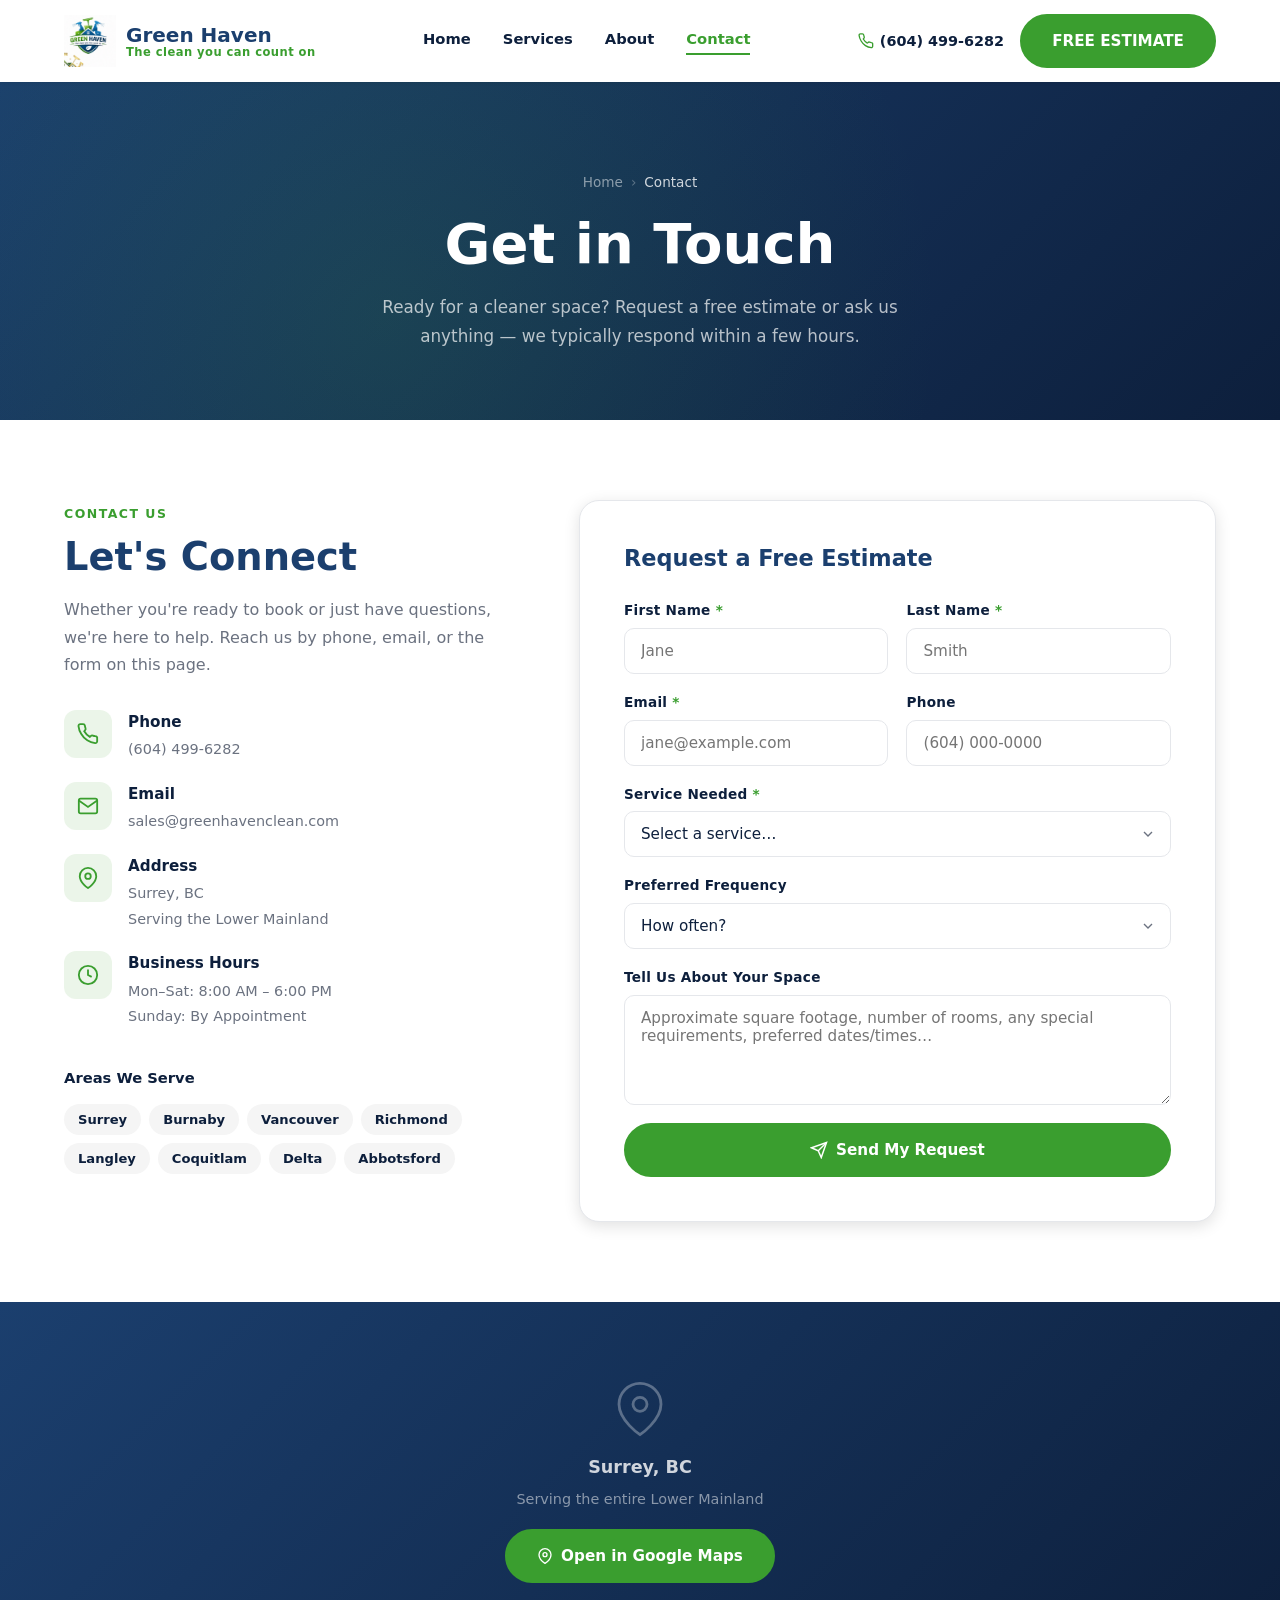
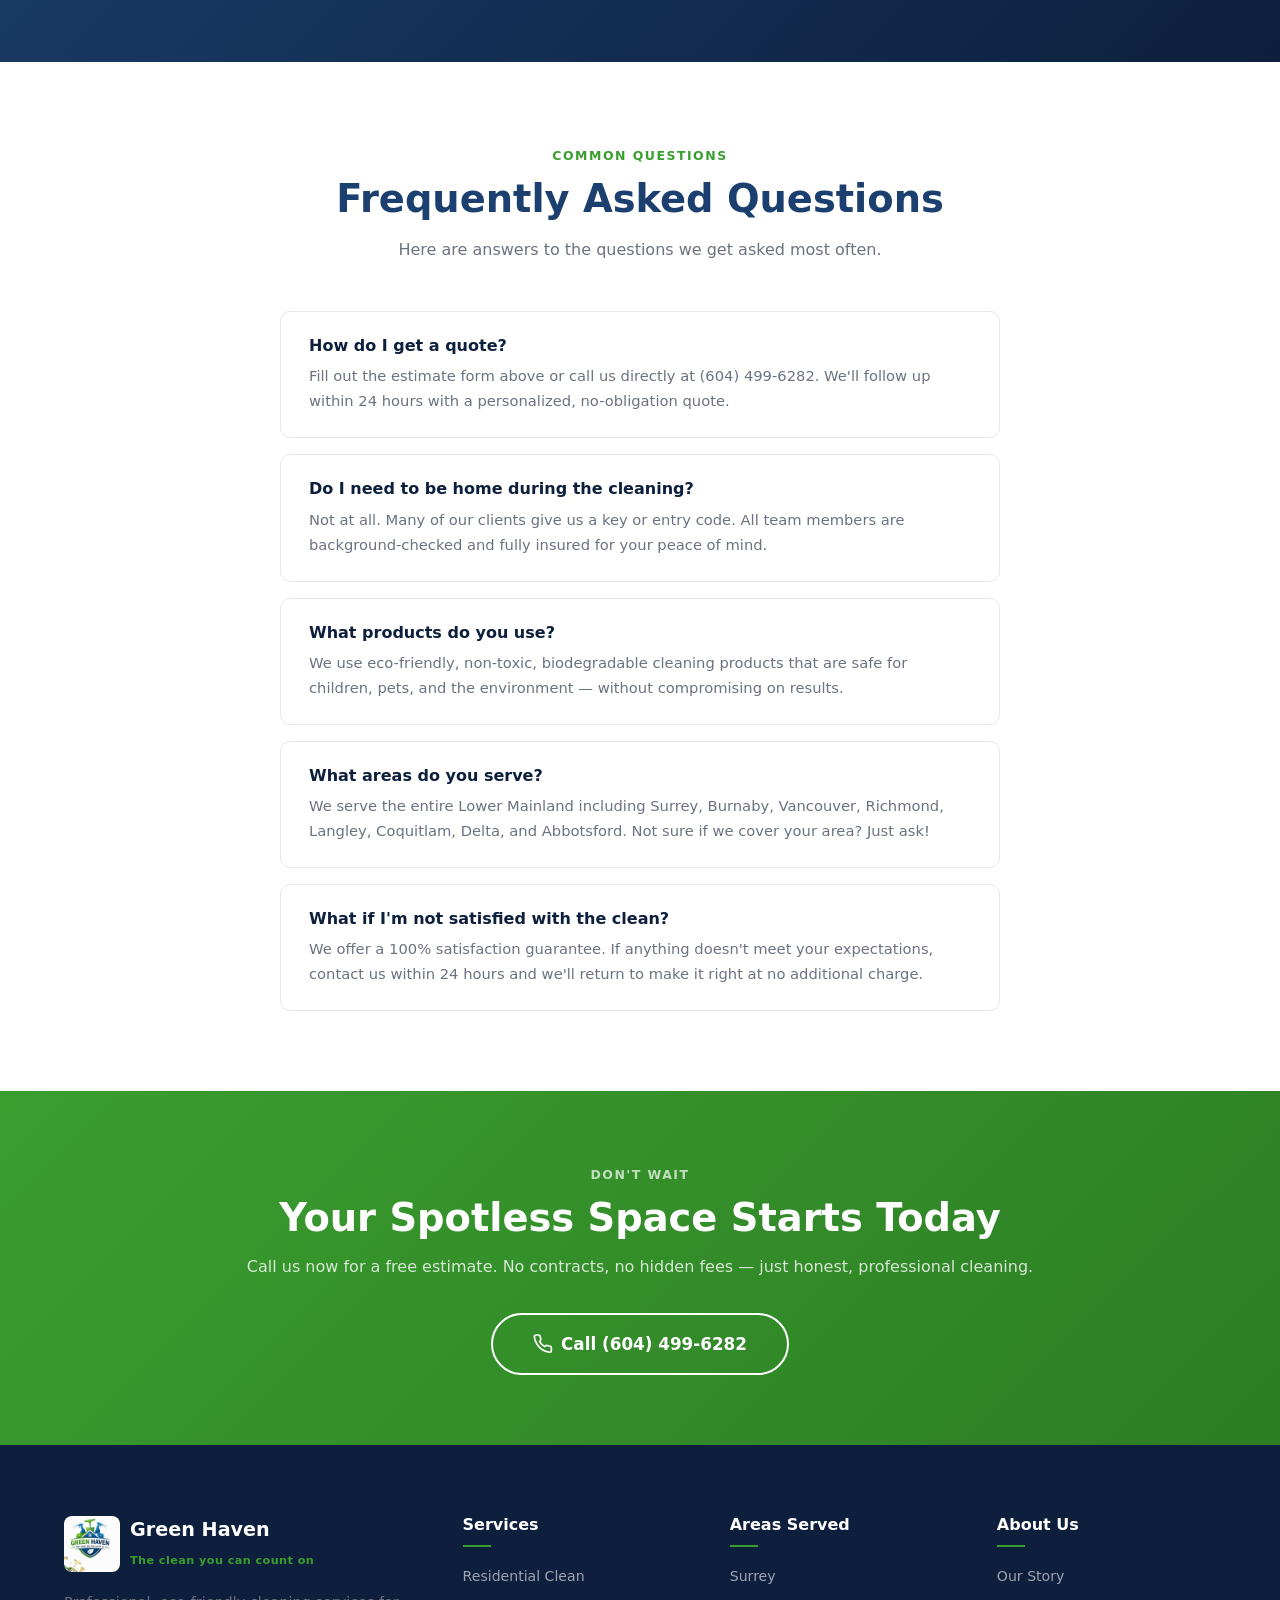
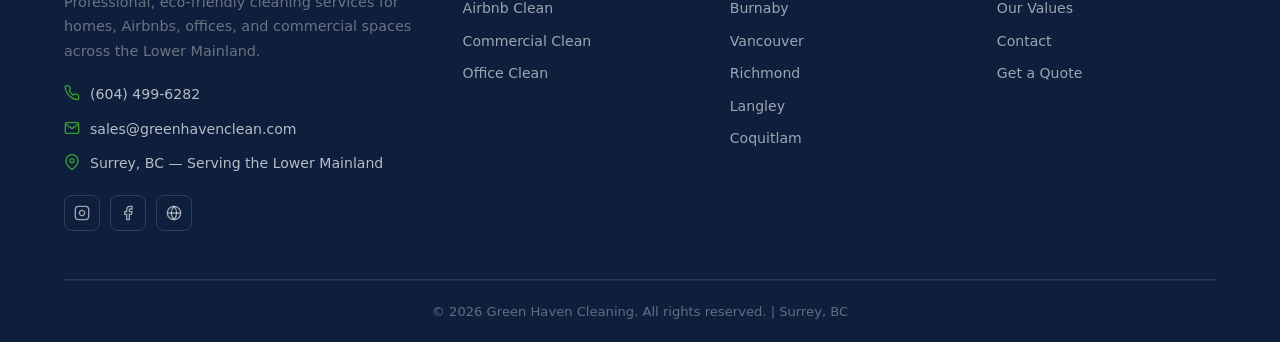
<file: contact.html>
<!DOCTYPE html>
<html lang="en">
<head>
  <meta charset="UTF-8" />
  <meta name="viewport" content="width=device-width, initial-scale=1.0" />
  <meta name="description" content="Contact Green Haven Cleaning — get a free estimate, ask a question, or book your first clean in the Lower Mainland." />
  <title>Contact | Green Haven Cleaning</title>
  <link rel="stylesheet" href="style.css" />
  <link rel="icon" type="image/png" href="Green_Haven_Logo_HD.png" />
</head>
<body>

<!-- NAVIGATION -->
<header class="navbar">
  <div class="navbar__inner">
    <a href="index.html" class="navbar__logo">
      <img src="Green_Haven_Logo_HD.png" alt="Green Haven Logo" />
      <div class="navbar__logo-text">
        <span>Green Haven</span>
        <span>The clean you can count on</span>
      </div>
    </a>
    <nav class="navbar__links">
      <a href="index.html">Home</a>
      <a href="services.html">Services</a>
      <a href="about.html">About</a>
      <a href="contact.html">Contact</a>
    </nav>
    <div class="navbar__actions">
      <a href="tel:6044996282" class="navbar__phone">
        <svg xmlns="http://www.w3.org/2000/svg" width="16" height="16" viewBox="0 0 24 24" fill="none" stroke="currentColor" stroke-width="2"><path d="M22 16.92v3a2 2 0 0 1-2.18 2 19.79 19.79 0 0 1-8.63-3.07A19.5 19.5 0 0 1 4.69 12a19.79 19.79 0 0 1-3.07-8.67A2 2 0 0 1 3.6 1.24h3a2 2 0 0 1 2 1.72 12.84 12.84 0 0 0 .7 2.81 2 2 0 0 1-.45 2.11L7.91 9a16 16 0 0 0 6.09 6.09l1.13-.95a2 2 0 0 1 2.11-.45 12.84 12.84 0 0 0 2.81.7A2 2 0 0 1 22 16.92z"/></svg>
        (604) 499-6282
      </a>
      <a href="quote.html" class="btn btn-primary">FREE ESTIMATE</a>
    </div>
    <button class="navbar__hamburger" aria-label="Toggle menu"><span></span><span></span><span></span></button>
  </div>
  <nav class="navbar__mobile">
    <a href="index.html">Home</a>
    <a href="services.html">Services</a>
    <a href="about.html">About</a>
    <a href="contact.html">Contact</a>
    <a href="tel:6044996282">(604) 499-6282</a>
    <a href="contact.html" class="btn btn-primary" style="margin-top:8px;justify-content:center;">FREE ESTIMATE</a>
  </nav>
</header>

<!-- PAGE HERO -->
<section class="page-hero">
  <div class="container">
    <div class="page-hero__content fade-up">
      <div class="page-hero__breadcrumb">
        <a href="index.html">Home</a>
        <span>›</span>
        <span style="color:rgba(255,255,255,.8)">Contact</span>
      </div>
      <h1>Get in Touch</h1>
      <p>Ready for a cleaner space? Request a free estimate or ask us anything — we typically respond within a few hours.</p>
    </div>
  </div>
</section>

<!-- CONTACT MAIN -->
<section class="contact-section">
  <div class="container">
    <div class="contact__grid">

      <!-- Info column -->
      <div class="contact__info fade-up">
        <span class="section-label">Contact Us</span>
        <h2>Let's Connect</h2>
        <p>Whether you're ready to book or just have questions, we're here to help. Reach us by phone, email, or the form on this page.</p>

        <div class="contact__info-items">
          <div class="contact__info-item">
            <div class="contact__info-icon">
              <svg xmlns="http://www.w3.org/2000/svg" width="22" height="22" viewBox="0 0 24 24" fill="none" stroke="currentColor" stroke-width="2"><path d="M22 16.92v3a2 2 0 0 1-2.18 2 19.79 19.79 0 0 1-8.63-3.07A19.5 19.5 0 0 1 4.69 12a19.79 19.79 0 0 1-3.07-8.67A2 2 0 0 1 3.6 1.24h3a2 2 0 0 1 2 1.72 12.84 12.84 0 0 0 .7 2.81 2 2 0 0 1-.45 2.11L7.91 9a16 16 0 0 0 6.09 6.09l1.13-.95a2 2 0 0 1 2.11-.45 12.84 12.84 0 0 0 2.81.7A2 2 0 0 1 22 16.92z"/></svg>
            </div>
            <div>
              <strong>Phone</strong>
              <span><a href="tel:6044996282">(604) 499-6282</a></span>
            </div>
          </div>
          <div class="contact__info-item">
            <div class="contact__info-icon">
              <svg xmlns="http://www.w3.org/2000/svg" width="22" height="22" viewBox="0 0 24 24" fill="none" stroke="currentColor" stroke-width="2"><path d="M4 4h16c1.1 0 2 .9 2 2v12c0 1.1-.9 2-2 2H4c-1.1 0-2-.9-2-2V6c0-1.1.9-2 2-2z"/><polyline points="22,6 12,13 2,6"/></svg>
            </div>
            <div>
              <strong>Email</strong>
              <span><a href="mailto:sales@greenhavenclean.com">sales@greenhavenclean.com</a></span>
            </div>
          </div>
          <div class="contact__info-item">
            <div class="contact__info-icon">
              <svg xmlns="http://www.w3.org/2000/svg" width="22" height="22" viewBox="0 0 24 24" fill="none" stroke="currentColor" stroke-width="2"><path d="M21 10c0 7-9 13-9 13s-9-6-9-13a9 9 0 0 1 18 0z"/><circle cx="12" cy="10" r="3"/></svg>
            </div>
            <div>
              <strong>Address</strong>
              <span>Surrey, BC<br>Serving the Lower Mainland</span>
            </div>
          </div>
          <div class="contact__info-item">
            <div class="contact__info-icon">
              <svg xmlns="http://www.w3.org/2000/svg" width="22" height="22" viewBox="0 0 24 24" fill="none" stroke="currentColor" stroke-width="2"><circle cx="12" cy="12" r="10"/><polyline points="12 6 12 12 16 14"/></svg>
            </div>
            <div>
              <strong>Business Hours</strong>
              <span>Mon–Sat: 8:00 AM – 6:00 PM<br>Sunday: By Appointment</span>
            </div>
          </div>
        </div>

        <!-- Quick links -->
        <div style="margin-top:36px;">
          <p style="font-weight:700;color:var(--navy);margin-bottom:14px;font-size:.92rem;">Areas We Serve</p>
          <div style="display:flex;flex-wrap:wrap;gap:8px;">
            <span style="background:var(--gray);border-radius:50px;padding:5px 14px;font-size:.82rem;font-weight:600;color:var(--navy);">Surrey</span>
            <span style="background:var(--gray);border-radius:50px;padding:5px 14px;font-size:.82rem;font-weight:600;color:var(--navy);">Burnaby</span>
            <span style="background:var(--gray);border-radius:50px;padding:5px 14px;font-size:.82rem;font-weight:600;color:var(--navy);">Vancouver</span>
            <span style="background:var(--gray);border-radius:50px;padding:5px 14px;font-size:.82rem;font-weight:600;color:var(--navy);">Richmond</span>
            <span style="background:var(--gray);border-radius:50px;padding:5px 14px;font-size:.82rem;font-weight:600;color:var(--navy);">Langley</span>
            <span style="background:var(--gray);border-radius:50px;padding:5px 14px;font-size:.82rem;font-weight:600;color:var(--navy);">Coquitlam</span>
            <span style="background:var(--gray);border-radius:50px;padding:5px 14px;font-size:.82rem;font-weight:600;color:var(--navy);">Delta</span>
            <span style="background:var(--gray);border-radius:50px;padding:5px 14px;font-size:.82rem;font-weight:600;color:var(--navy);">Abbotsford</span>
          </div>
        </div>
      </div>

      <!-- Form column -->
      <div class="contact__form-box fade-up">
        <h3>Request a Free Estimate</h3>
        <form class="contact__form" id="contact-form" name="estimate" method="POST" data-netlify="true" netlify-honeypot="bot-field" novalidate>
          <input type="hidden" name="form-name" value="estimate" />
          <p style="display:none;">
            <label>Don't fill this out if you're human: <input name="bot-field" /></label>
          </p>
          <div class="row">
            <div class="form-group">
              <label for="c-fname">First Name <span style="color:var(--green)">*</span></label>
              <input type="text" id="c-fname" name="fname" placeholder="Jane" required />
            </div>
            <div class="form-group">
              <label for="c-lname">Last Name <span style="color:var(--green)">*</span></label>
              <input type="text" id="c-lname" name="lname" placeholder="Smith" required />
            </div>
          </div>
          <div class="row">
            <div class="form-group">
              <label for="c-email">Email <span style="color:var(--green)">*</span></label>
              <input type="email" id="c-email" name="email" placeholder="jane@example.com" required />
            </div>
            <div class="form-group">
              <label for="c-phone">Phone</label>
              <input type="tel" id="c-phone" name="phone" placeholder="(604) 000-0000" />
            </div>
          </div>
          <div class="form-group">
            <label for="c-service">Service Needed <span style="color:var(--green)">*</span></label>
            <select id="c-service" name="service" required>
              <option value="" disabled selected>Select a service…</option>
              <option>Residential Clean</option>
              <option>Airbnb Clean</option>
              <option>Commercial Clean</option>
              <option>Office Clean</option>
              <option>Not Sure — Need Advice</option>
            </select>
          </div>
          <div class="form-group">
            <label for="c-freq">Preferred Frequency</label>
            <select id="c-freq" name="freq">
              <option value="" disabled selected>How often?</option>
              <option>One-time only</option>
              <option>Weekly</option>
              <option>Bi-weekly</option>
              <option>Monthly</option>
              <option>Custom schedule</option>
            </select>
          </div>
          <div class="form-group">
            <label for="c-msg">Tell Us About Your Space</label>
            <textarea id="c-msg" name="message" placeholder="Approximate square footage, number of rooms, any special requirements, preferred dates/times…"></textarea>
          </div>
          <button type="submit" class="btn btn-primary" style="width:100%;justify-content:center;padding:16px;">
            <svg xmlns="http://www.w3.org/2000/svg" width="18" height="18" viewBox="0 0 24 24" fill="none" stroke="currentColor" stroke-width="2"><line x1="22" y1="2" x2="11" y2="13"/><polygon points="22 2 15 22 11 13 2 9 22 2"/></svg>
            Send My Request
          </button>
          <div class="success-msg" id="contact-success">
            <svg xmlns="http://www.w3.org/2000/svg" width="20" height="20" viewBox="0 0 24 24" fill="none" stroke="currentColor" stroke-width="2"><path d="M22 11.08V12a10 10 0 1 1-5.93-9.14"/><polyline points="22 4 12 14.01 9 11.01"/></svg>
            Thank you! We'll respond within 24 hours with your free estimate.
          </div>
        </form>
      </div>
    </div>
  </div>
</section>

<!-- MAP PLACEHOLDER -->
<section style="padding:0;background:var(--gray);">
  <div style="height:360px;background:linear-gradient(135deg,var(--blue) 0%,var(--navy) 100%);display:flex;flex-direction:column;align-items:center;justify-content:center;gap:16px;">
    <svg xmlns="http://www.w3.org/2000/svg" width="56" height="56" viewBox="0 0 24 24" fill="none" stroke="rgba(255,255,255,0.3)" stroke-width="1.2"><path d="M21 10c0 7-9 13-9 13s-9-6-9-13a9 9 0 0 1 18 0z"/><circle cx="12" cy="10" r="3"/></svg>
    <div style="text-align:center;">
      <p style="color:rgba(255,255,255,.8);font-weight:700;font-size:1.1rem;margin-bottom:4px;">Surrey, BC</p>
      <p style="color:rgba(255,255,255,.5);font-size:.9rem;">Serving the entire Lower Mainland</p>
      <a href="https://maps.google.com/?q=Surrey,BC" target="_blank" rel="noopener" class="btn btn-primary" style="margin-top:18px;">
        <svg xmlns="http://www.w3.org/2000/svg" width="16" height="16" viewBox="0 0 24 24" fill="none" stroke="currentColor" stroke-width="2"><path d="M21 10c0 7-9 13-9 13s-9-6-9-13a9 9 0 0 1 18 0z"/><circle cx="12" cy="10" r="3"/></svg>
        Open in Google Maps
      </a>
    </div>
  </div>
</section>

<!-- FAQ -->
<section style="background:var(--white);padding:80px 0;">
  <div class="container">
    <div class="text-center">
      <span class="section-label fade-up">Common Questions</span>
      <h2 class="section-title fade-up">Frequently Asked Questions</h2>
      <p class="section-sub fade-up">Here are answers to the questions we get asked most often.</p>
    </div>
    <div style="max-width:720px;margin:0 auto;display:flex;flex-direction:column;gap:16px;" class="stagger">
      <div class="faq-item" style="border:1.5px solid var(--border);border-radius:var(--radius);padding:24px 28px;">
        <h4 style="color:var(--navy);margin-bottom:8px;font-size:1rem;">How do I get a quote?</h4>
        <p style="margin:0;font-size:.92rem;">Fill out the estimate form above or call us directly at (604) 499-6282. We'll follow up within 24 hours with a personalized, no-obligation quote.</p>
      </div>
      <div class="faq-item" style="border:1.5px solid var(--border);border-radius:var(--radius);padding:24px 28px;">
        <h4 style="color:var(--navy);margin-bottom:8px;font-size:1rem;">Do I need to be home during the cleaning?</h4>
        <p style="margin:0;font-size:.92rem;">Not at all. Many of our clients give us a key or entry code. All team members are background-checked and fully insured for your peace of mind.</p>
      </div>
      <div class="faq-item" style="border:1.5px solid var(--border);border-radius:var(--radius);padding:24px 28px;">
        <h4 style="color:var(--navy);margin-bottom:8px;font-size:1rem;">What products do you use?</h4>
        <p style="margin:0;font-size:.92rem;">We use eco-friendly, non-toxic, biodegradable cleaning products that are safe for children, pets, and the environment — without compromising on results.</p>
      </div>
      <div class="faq-item" style="border:1.5px solid var(--border);border-radius:var(--radius);padding:24px 28px;">
        <h4 style="color:var(--navy);margin-bottom:8px;font-size:1rem;">What areas do you serve?</h4>
        <p style="margin:0;font-size:.92rem;">We serve the entire Lower Mainland including Surrey, Burnaby, Vancouver, Richmond, Langley, Coquitlam, Delta, and Abbotsford. Not sure if we cover your area? Just ask!</p>
      </div>
      <div class="faq-item" style="border:1.5px solid var(--border);border-radius:var(--radius);padding:24px 28px;">
        <h4 style="color:var(--navy);margin-bottom:8px;font-size:1rem;">What if I'm not satisfied with the clean?</h4>
        <p style="margin:0;font-size:.92rem;">We offer a 100% satisfaction guarantee. If anything doesn't meet your expectations, contact us within 24 hours and we'll return to make it right at no additional charge.</p>
      </div>
    </div>
  </div>
</section>

<!-- CTA BANNER -->
<section class="cta-banner">
  <div class="container">
    <span class="section-label" style="color:rgba(255,255,255,.7)">Don't Wait</span>
    <h2 class="fade-up">Your Spotless Space Starts Today</h2>
    <p class="fade-up">Call us now for a free estimate. No contracts, no hidden fees — just honest, professional cleaning.</p>
    <div class="fade-up">
      <a href="tel:6044996282" class="btn btn-outline" style="font-size:1.05rem;padding:16px 40px;">
        <svg xmlns="http://www.w3.org/2000/svg" width="20" height="20" viewBox="0 0 24 24" fill="none" stroke="currentColor" stroke-width="2"><path d="M22 16.92v3a2 2 0 0 1-2.18 2 19.79 19.79 0 0 1-8.63-3.07A19.5 19.5 0 0 1 4.69 12a19.79 19.79 0 0 1-3.07-8.67A2 2 0 0 1 3.6 1.24h3a2 2 0 0 1 2 1.72 12.84 12.84 0 0 0 .7 2.81 2 2 0 0 1-.45 2.11L7.91 9a16 16 0 0 0 6.09 6.09l1.13-.95a2 2 0 0 1 2.11-.45 12.84 12.84 0 0 0 2.81.7A2 2 0 0 1 22 16.92z"/></svg>
        Call (604) 499-6282
      </a>
    </div>
  </div>
</section>

<!-- FOOTER -->
<footer class="footer">
  <div class="container">
    <div class="footer__top">
      <div class="footer__brand">
        <div class="footer__brand-logo">
          <img src="Green_Haven_Logo_HD.png" alt="Green Haven Logo" />
          <div class="footer__brand-logo-text">
            <span>Green Haven</span>
            <span>The clean you can count on</span>
          </div>
        </div>
        <p>Professional, eco-friendly cleaning services for homes, Airbnbs, offices, and commercial spaces across the Lower Mainland.</p>
        <div class="footer__contact-item">
          <svg xmlns="http://www.w3.org/2000/svg" width="16" height="16" viewBox="0 0 24 24" fill="none" stroke="currentColor" stroke-width="2"><path d="M22 16.92v3a2 2 0 0 1-2.18 2 19.79 19.79 0 0 1-8.63-3.07A19.5 19.5 0 0 1 4.69 12a19.79 19.79 0 0 1-3.07-8.67A2 2 0 0 1 3.6 1.24h3a2 2 0 0 1 2 1.72 12.84 12.84 0 0 0 .7 2.81 2 2 0 0 1-.45 2.11L7.91 9a16 16 0 0 0 6.09 6.09l1.13-.95a2 2 0 0 1 2.11-.45 12.84 12.84 0 0 0 2.81.7A2 2 0 0 1 22 16.92z"/></svg>
          <a href="tel:6044996282">(604) 499-6282</a>
        </div>
        <div class="footer__contact-item">
          <svg xmlns="http://www.w3.org/2000/svg" width="16" height="16" viewBox="0 0 24 24" fill="none" stroke="currentColor" stroke-width="2"><path d="M4 4h16c1.1 0 2 .9 2 2v12c0 1.1-.9 2-2 2H4c-1.1 0-2-.9-2-2V6c0-1.1.9-2 2-2z"/><polyline points="22,6 12,13 2,6"/></svg>
          <a href="mailto:sales@greenhavenclean.com">sales@greenhavenclean.com</a>
        </div>
        <div class="footer__contact-item">
          <svg xmlns="http://www.w3.org/2000/svg" width="16" height="16" viewBox="0 0 24 24" fill="none" stroke="currentColor" stroke-width="2"><path d="M21 10c0 7-9 13-9 13s-9-6-9-13a9 9 0 0 1 18 0z"/><circle cx="12" cy="10" r="3"/></svg>
          <span>Surrey, BC — Serving the Lower Mainland</span>
        </div>
        <div class="footer__socials">
          <a href="#" class="footer__social-link" aria-label="Instagram"><svg xmlns="http://www.w3.org/2000/svg" width="16" height="16" viewBox="0 0 24 24" fill="none" stroke="currentColor" stroke-width="2"><rect x="2" y="2" width="20" height="20" rx="5" ry="5"/><path d="M16 11.37A4 4 0 1 1 12.63 8 4 4 0 0 1 16 11.37z"/><line x1="17.5" y1="6.5" x2="17.51" y2="6.5"/></svg></a>
          <a href="#" class="footer__social-link" aria-label="Facebook"><svg xmlns="http://www.w3.org/2000/svg" width="16" height="16" viewBox="0 0 24 24" fill="none" stroke="currentColor" stroke-width="2"><path d="M18 2h-3a5 5 0 0 0-5 5v3H7v4h3v8h4v-8h3l1-4h-4V7a1 1 0 0 1 1-1h3z"/></svg></a>
          <a href="#" class="footer__social-link" aria-label="Google"><svg xmlns="http://www.w3.org/2000/svg" width="16" height="16" viewBox="0 0 24 24" fill="none" stroke="currentColor" stroke-width="2"><circle cx="12" cy="12" r="10"/><line x1="2" y1="12" x2="22" y2="12"/><path d="M12 2a15.3 15.3 0 0 1 4 10 15.3 15.3 0 0 1-4 10 15.3 15.3 0 0 1-4-10 15.3 15.3 0 0 1 4-10z"/></svg></a>
        </div>
      </div>
      <div class="footer__col">
        <h4>Services</h4>
        <a href="services.html">Residential Clean</a>
        <a href="services.html">Airbnb Clean</a>
        <a href="services.html">Commercial Clean</a>
        <a href="services.html">Office Clean</a>
      </div>
      <div class="footer__col">
        <h4>Areas Served</h4>
        <a href="#">Surrey</a>
        <a href="#">Burnaby</a>
        <a href="#">Vancouver</a>
        <a href="#">Richmond</a>
        <a href="#">Langley</a>
        <a href="#">Coquitlam</a>
      </div>
      <div class="footer__col">
        <h4>About Us</h4>
        <a href="about.html">Our Story</a>
        <a href="about.html">Our Values</a>
        <a href="contact.html">Contact</a>
        <a href="contact.html">Get a Quote</a>
      </div>
    </div>
    <div class="footer__bottom">&copy; 2026 Green Haven Cleaning. All rights reserved. | Surrey, BC</div>
  </div>
</footer>

<button class="scroll-top" aria-label="Scroll to top">
  <svg xmlns="http://www.w3.org/2000/svg" width="20" height="20" viewBox="0 0 24 24" fill="none" stroke="currentColor" stroke-width="2.5"><polyline points="18 15 12 9 6 15"/></svg>
</button>

<script src="script.js"></script>
</body>
</html>
</file>
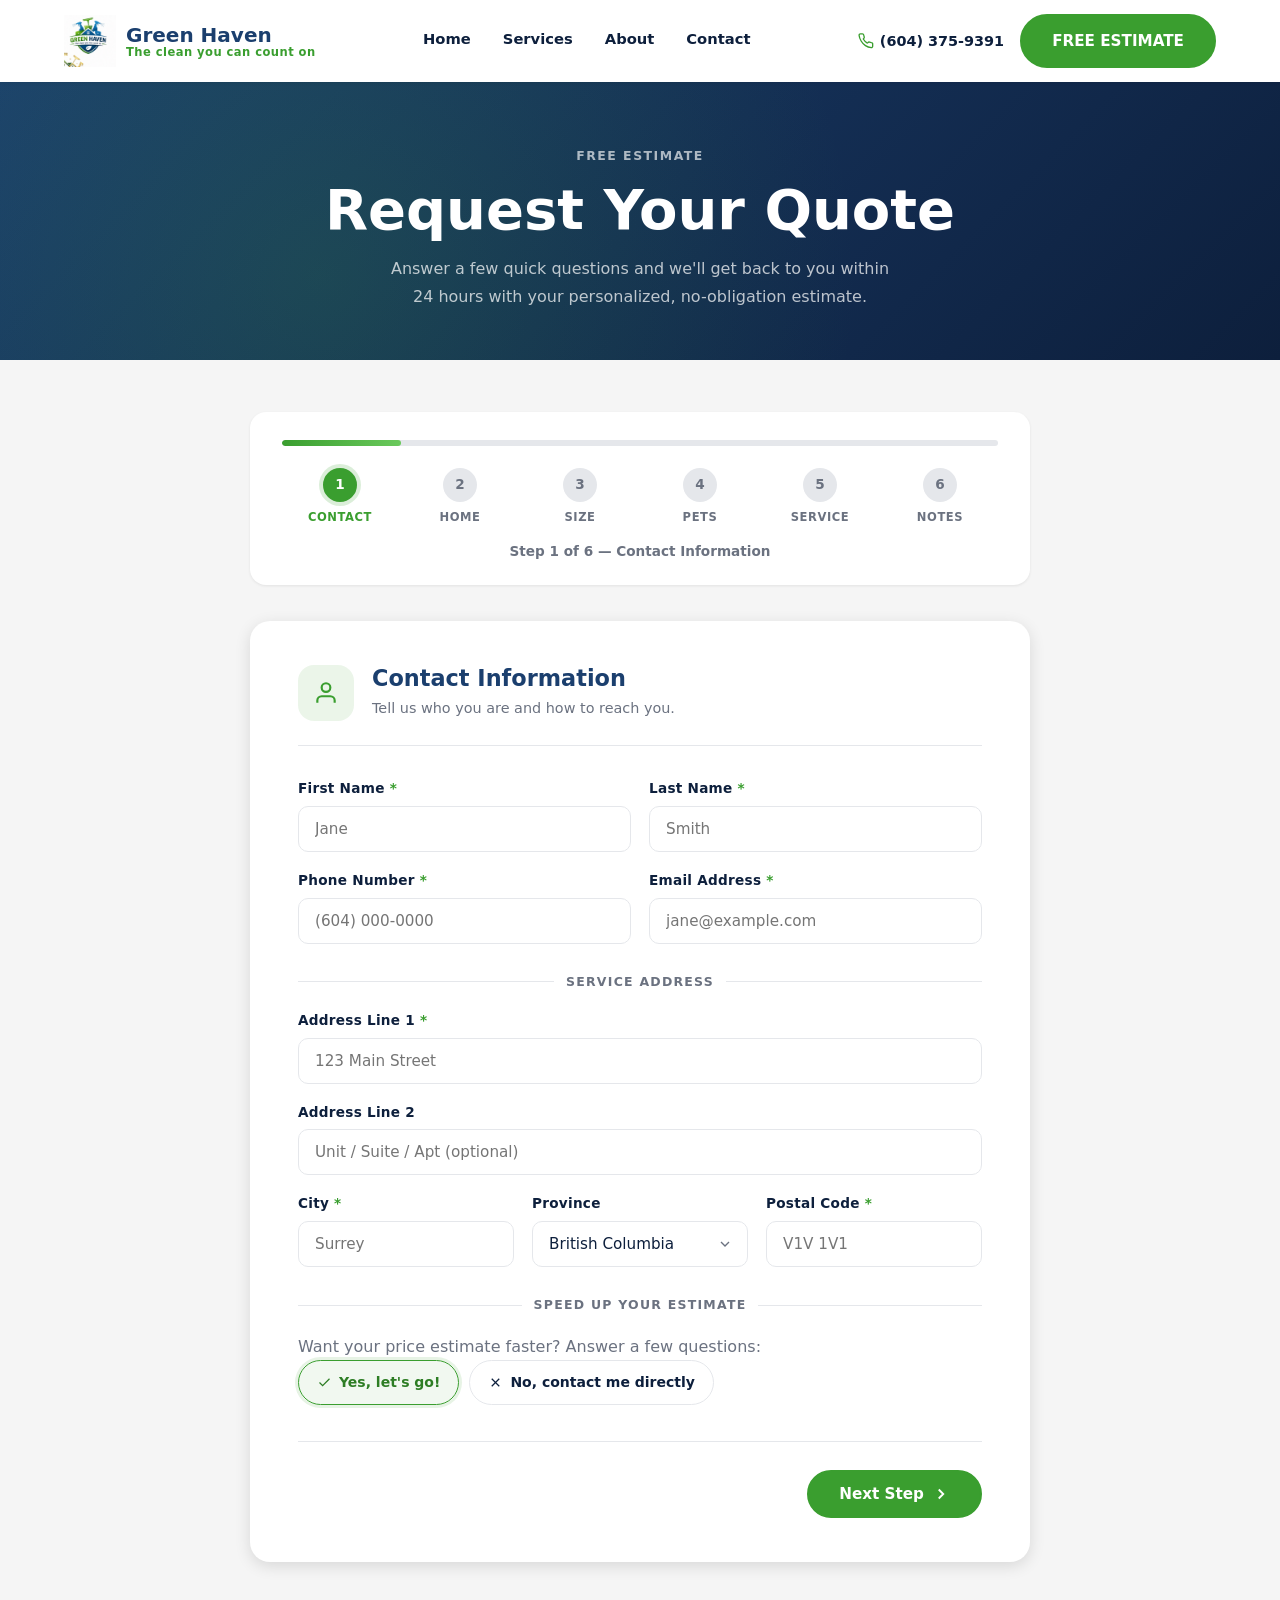
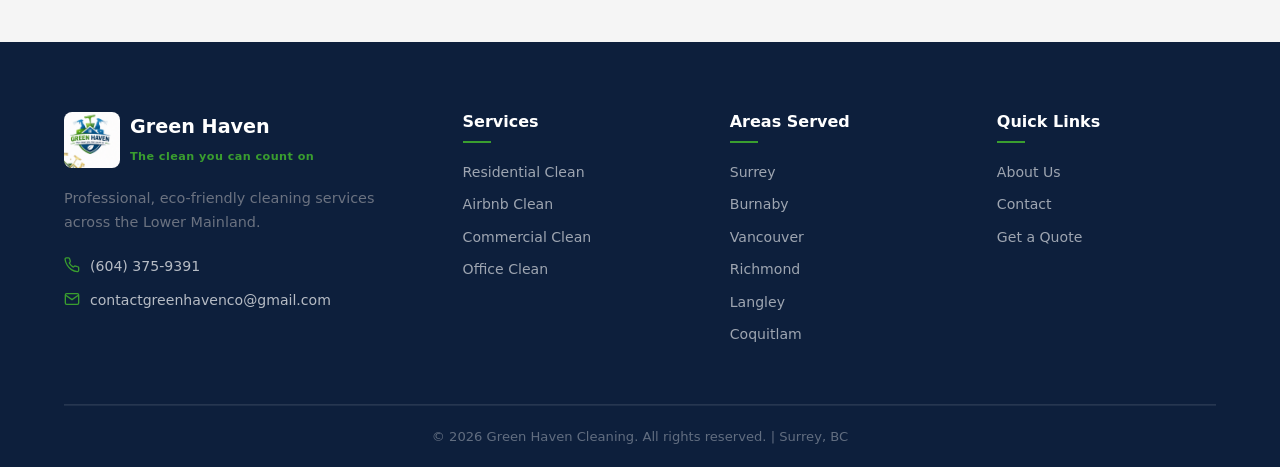
<file: quote (1).html>
<!DOCTYPE html>
<html lang="en">
<head>
  <meta charset="UTF-8" />
  <meta name="viewport" content="width=device-width, initial-scale=1.0" />
  <meta name="description" content="Request a quote from Green Haven Cleaning — fast, free, no obligation." />
  <title>Request a Quote | Green Haven Cleaning</title>
  <link rel="stylesheet" href="style.css" />
  <link rel="stylesheet" href="quote.css" />
  <link rel="icon" type="image/png" href="Green_Haven_Logo_HD.png" />
</head>
<body>

<!-- NAVIGATION -->
<header class="navbar">
  <div class="navbar__inner">
    <a href="index.html" class="navbar__logo">
      <img src="Green_Haven_Logo_HD.png" alt="Green Haven Logo" />
      <div class="navbar__logo-text">
        <span>Green Haven</span>
        <span>The clean you can count on</span>
      </div>
    </a>
    <nav class="navbar__links">
      <a href="index.html">Home</a>
      <a href="services.html">Services</a>
      <a href="about.html">About</a>
      <a href="contact.html">Contact</a>
    </nav>
    <div class="navbar__actions">
      <a href="tel:6043759391" class="navbar__phone">
        <svg xmlns="http://www.w3.org/2000/svg" width="16" height="16" viewBox="0 0 24 24" fill="none" stroke="currentColor" stroke-width="2"><path d="M22 16.92v3a2 2 0 0 1-2.18 2 19.79 19.79 0 0 1-8.63-3.07A19.5 19.5 0 0 1 4.69 12a19.79 19.79 0 0 1-3.07-8.67A2 2 0 0 1 3.6 1.24h3a2 2 0 0 1 2 1.72 12.84 12.84 0 0 0 .7 2.81 2 2 0 0 1-.45 2.11L7.91 9a16 16 0 0 0 6.09 6.09l1.13-.95a2 2 0 0 1 2.11-.45 12.84 12.84 0 0 0 2.81.7A2 2 0 0 1 22 16.92z"/></svg>
        (604) 375-9391
      </a>
      <a href="quote.html" class="btn btn-primary">FREE ESTIMATE</a>
    </div>
    <button class="navbar__hamburger" aria-label="Toggle menu"><span></span><span></span><span></span></button>
  </div>
  <nav class="navbar__mobile">
    <a href="index.html">Home</a>
    <a href="services.html">Services</a>
    <a href="about.html">About</a>
    <a href="contact.html">Contact</a>
    <a href="tel:6043759391">(604) 375-9391</a>
    <a href="quote.html" class="btn btn-primary" style="margin-top:8px;justify-content:center;">FREE ESTIMATE</a>
  </nav>
</header>

<!-- PAGE HERO (compact) -->
<section class="qp-hero">
  <div class="container">
    <div class="qp-hero__inner fade-up">
      <span class="section-label" style="color:rgba(255,255,255,.65)">Free Estimate</span>
      <h1>Request Your Quote</h1>
      <p>Answer a few quick questions and we'll get back to you within 24 hours with your personalized, no-obligation estimate.</p>
    </div>
  </div>
</section>

<!-- QUOTE FORM WRAPPER -->
<section class="qp-section">
  <div class="container">

    <!-- Progress Indicator -->
    <div class="qp-progress" id="qp-progress">
      <div class="qp-progress__bar-wrap">
        <div class="qp-progress__bar" id="qp-bar"></div>
      </div>
      <div class="qp-progress__steps" id="qp-steps-indicator">
        <div class="qp-progress__step active" data-step="1">
          <div class="qp-progress__dot">1</div>
          <span>Contact</span>
        </div>
        <div class="qp-progress__step" data-step="2">
          <div class="qp-progress__dot">2</div>
          <span>Home</span>
        </div>
        <div class="qp-progress__step" data-step="3">
          <div class="qp-progress__dot">3</div>
          <span>Size</span>
        </div>
        <div class="qp-progress__step" data-step="4">
          <div class="qp-progress__dot">4</div>
          <span>Pets</span>
        </div>
        <div class="qp-progress__step" data-step="5">
          <div class="qp-progress__dot">5</div>
          <span>Service</span>
        </div>
        <div class="qp-progress__step" data-step="6">
          <div class="qp-progress__dot">6</div>
          <span>Notes</span>
        </div>
      </div>
      <p class="qp-progress__label" id="qp-label">Step 1 of 6 — Contact Information</p>
    </div>

    <!-- Form Card -->
    <div class="qp-card">
      <form id="quote-form" name="quote" method="POST" data-netlify="true" netlify-honeypot="bot-field" novalidate>

        <!-- Netlify: required hidden field so submissions register -->
        <input type="hidden" name="form-name" value="quote" />
        <!-- Netlify: honeypot (hidden from humans, catches bots) -->
        <p style="display:none;">
          <label>Don't fill this out if you're human: <input name="bot-field" /></label>
        </p>

        <!-- ==============================
             STEP 1 — Contact Info
             ============================== -->
        <div class="qp-step active" id="step-1">
          <div class="qp-step__header">
            <div class="qp-step__icon">
              <svg xmlns="http://www.w3.org/2000/svg" width="26" height="26" viewBox="0 0 24 24" fill="none" stroke="currentColor" stroke-width="2"><path d="M20 21v-2a4 4 0 0 0-4-4H8a4 4 0 0 0-4 4v2"/><circle cx="12" cy="7" r="4"/></svg>
            </div>
            <div>
              <h2>Contact Information</h2>
              <p>Tell us who you are and how to reach you.</p>
            </div>
          </div>

          <div class="qp-grid-2">
            <div class="form-group">
              <label for="q-fname">First Name <span class="req">*</span></label>
              <input type="text" id="q-fname" name="fname" placeholder="Jane" required />
            </div>
            <div class="form-group">
              <label for="q-lname">Last Name <span class="req">*</span></label>
              <input type="text" id="q-lname" name="lname" placeholder="Smith" required />
            </div>
            <div class="form-group">
              <label for="q-phone">Phone Number <span class="req">*</span></label>
              <input type="tel" id="q-phone" name="phone" placeholder="(604) 000-0000" required />
            </div>
            <div class="form-group">
              <label for="q-email">Email Address <span class="req">*</span></label>
              <input type="email" id="q-email" name="email" placeholder="jane@example.com" required />
            </div>
          </div>

          <div class="qp-divider">
            <span>Service Address</span>
          </div>

          <div class="qp-grid-1">
            <div class="form-group">
              <label for="q-addr1">Address Line 1 <span class="req">*</span></label>
              <input type="text" id="q-addr1" name="addr1" placeholder="123 Main Street" required />
            </div>
            <div class="form-group">
              <label for="q-addr2">Address Line 2</label>
              <input type="text" id="q-addr2" name="addr2" placeholder="Unit / Suite / Apt (optional)" />
            </div>
          </div>

          <div class="qp-grid-3">
            <div class="form-group">
              <label for="q-city">City <span class="req">*</span></label>
              <input type="text" id="q-city" name="city" placeholder="Surrey" required />
            </div>
            <div class="form-group">
              <label for="q-province">Province</label>
              <select id="q-province" name="province">
                <option value="BC" selected>British Columbia</option>
                <option value="AB">Alberta</option>
                <option value="ON">Ontario</option>
                <option value="QC">Quebec</option>
                <option value="SK">Saskatchewan</option>
                <option value="MB">Manitoba</option>
                <option value="NB">New Brunswick</option>
                <option value="NS">Nova Scotia</option>
                <option value="PE">PEI</option>
                <option value="NL">Newfoundland</option>
              </select>
            </div>
            <div class="form-group">
              <label for="q-postal">Postal Code <span class="req">*</span></label>
              <input type="text" id="q-postal" name="postal" placeholder="V1V 1V1" maxlength="7" required />
            </div>
          </div>

          <div class="qp-divider">
            <span>Speed Up Your Estimate</span>
          </div>

          <div class="qp-radio-question">
            <p class="qp-radio-question__label">Want your price estimate faster? Answer a few questions:</p>
            <div class="qp-radio-group qp-radio-group--inline">
              <label class="radio-card radio-card--sm">
                <input type="radio" name="fast-estimate" value="yes" checked />
                <div class="radio-card__body">
                  <svg xmlns="http://www.w3.org/2000/svg" width="18" height="18" viewBox="0 0 24 24" fill="none" stroke="currentColor" stroke-width="2"><polyline points="20 6 9 17 4 12"/></svg>
                  Yes, let's go!
                </div>
              </label>
              <label class="radio-card radio-card--sm">
                <input type="radio" name="fast-estimate" value="no" />
                <div class="radio-card__body">
                  <svg xmlns="http://www.w3.org/2000/svg" width="18" height="18" viewBox="0 0 24 24" fill="none" stroke="currentColor" stroke-width="2"><line x1="18" y1="6" x2="6" y2="18"/><line x1="6" y1="6" x2="18" y2="18"/></svg>
                  No, contact me directly
                </div>
              </label>
            </div>
          </div>
        </div>

        <!-- ==============================
             STEP 2 — Home Details
             ============================== -->
        <div class="qp-step" id="step-2">
          <div class="qp-step__header">
            <div class="qp-step__icon">
              <svg xmlns="http://www.w3.org/2000/svg" width="26" height="26" viewBox="0 0 24 24" fill="none" stroke="currentColor" stroke-width="2"><path d="M3 9l9-7 9 7v11a2 2 0 0 1-2 2H5a2 2 0 0 1-2-2z"/><polyline points="9 22 9 12 15 12 15 22"/></svg>
            </div>
            <div>
              <h2>Home Details</h2>
              <p>Help us understand your space so we can give you an accurate estimate.</p>
            </div>
          </div>

          <div class="qp-counters">
            <div class="qp-counter-item">
              <div class="qp-counter-item__info">
                <span class="qp-counter-item__label">Bedrooms</span>
                <span class="qp-counter-item__sub">How many bedrooms?</span>
              </div>
              <div class="counter-input">
                <button type="button" class="counter-btn" data-action="dec" data-target="bedrooms" aria-label="Decrease">
                  <svg xmlns="http://www.w3.org/2000/svg" width="18" height="18" viewBox="0 0 24 24" fill="none" stroke="currentColor" stroke-width="2.5"><line x1="5" y1="12" x2="19" y2="12"/></svg>
                </button>
                <input type="number" id="bedrooms" name="bedrooms" value="2" min="0" max="20" readonly />
                <button type="button" class="counter-btn" data-action="inc" data-target="bedrooms" aria-label="Increase">
                  <svg xmlns="http://www.w3.org/2000/svg" width="18" height="18" viewBox="0 0 24 24" fill="none" stroke="currentColor" stroke-width="2.5"><line x1="12" y1="5" x2="12" y2="19"/><line x1="5" y1="12" x2="19" y2="12"/></svg>
                </button>
              </div>
            </div>

            <div class="qp-counter-item">
              <div class="qp-counter-item__info">
                <span class="qp-counter-item__label">Half Baths</span>
                <span class="qp-counter-item__sub">Toilet &amp; sink only</span>
              </div>
              <div class="counter-input">
                <button type="button" class="counter-btn" data-action="dec" data-target="half-baths" aria-label="Decrease">
                  <svg xmlns="http://www.w3.org/2000/svg" width="18" height="18" viewBox="0 0 24 24" fill="none" stroke="currentColor" stroke-width="2.5"><line x1="5" y1="12" x2="19" y2="12"/></svg>
                </button>
                <input type="number" id="half-baths" name="half-baths" value="0" min="0" max="10" readonly />
                <button type="button" class="counter-btn" data-action="inc" data-target="half-baths" aria-label="Increase">
                  <svg xmlns="http://www.w3.org/2000/svg" width="18" height="18" viewBox="0 0 24 24" fill="none" stroke="currentColor" stroke-width="2.5"><line x1="12" y1="5" x2="12" y2="19"/><line x1="5" y1="12" x2="19" y2="12"/></svg>
                </button>
              </div>
            </div>

            <div class="qp-counter-item">
              <div class="qp-counter-item__info">
                <span class="qp-counter-item__label">Full Baths</span>
                <span class="qp-counter-item__sub">Tub or shower included</span>
              </div>
              <div class="counter-input">
                <button type="button" class="counter-btn" data-action="dec" data-target="full-baths" aria-label="Decrease">
                  <svg xmlns="http://www.w3.org/2000/svg" width="18" height="18" viewBox="0 0 24 24" fill="none" stroke="currentColor" stroke-width="2.5"><line x1="5" y1="12" x2="19" y2="12"/></svg>
                </button>
                <input type="number" id="full-baths" name="full-baths" value="1" min="0" max="10" readonly />
                <button type="button" class="counter-btn" data-action="inc" data-target="full-baths" aria-label="Increase">
                  <svg xmlns="http://www.w3.org/2000/svg" width="18" height="18" viewBox="0 0 24 24" fill="none" stroke="currentColor" stroke-width="2.5"><line x1="12" y1="5" x2="12" y2="19"/><line x1="5" y1="12" x2="19" y2="12"/></svg>
                </button>
              </div>
            </div>
          </div>

          <div class="qp-divider"><span>Additional Rooms</span></div>
          <p class="qp-hint">Select any rooms beyond the standard bedrooms &amp; bathrooms.</p>
          <div class="qp-checkbox-grid">
            <label class="checkbox-card">
              <input type="checkbox" name="extra-rooms" value="Office" />
              <div class="checkbox-card__body">
                <svg xmlns="http://www.w3.org/2000/svg" width="20" height="20" viewBox="0 0 24 24" fill="none" stroke="currentColor" stroke-width="2"><rect x="2" y="3" width="20" height="14" rx="2"/><line x1="8" y1="21" x2="16" y2="21"/><line x1="12" y1="17" x2="12" y2="21"/></svg>
                <span>Office</span>
                <div class="checkbox-card__check">
                  <svg xmlns="http://www.w3.org/2000/svg" width="12" height="12" viewBox="0 0 24 24" fill="none" stroke="currentColor" stroke-width="3"><polyline points="20 6 9 17 4 12"/></svg>
                </div>
              </div>
            </label>
            <label class="checkbox-card">
              <input type="checkbox" name="extra-rooms" value="Dining Room" />
              <div class="checkbox-card__body">
                <svg xmlns="http://www.w3.org/2000/svg" width="20" height="20" viewBox="0 0 24 24" fill="none" stroke="currentColor" stroke-width="2"><path d="M3 2v7c0 1.1.9 2 2 2h4a2 2 0 0 0 2-2V2"/><path d="M7 2v20"/><path d="M21 15V2a5 5 0 0 0-5 5v6c0 1.1.9 2 2 2h3Zm0 0v7"/></svg>
                <span>Dining Room</span>
                <div class="checkbox-card__check">
                  <svg xmlns="http://www.w3.org/2000/svg" width="12" height="12" viewBox="0 0 24 24" fill="none" stroke="currentColor" stroke-width="3"><polyline points="20 6 9 17 4 12"/></svg>
                </div>
              </div>
            </label>
            <label class="checkbox-card">
              <input type="checkbox" name="extra-rooms" value="Laundry Room" />
              <div class="checkbox-card__body">
                <svg xmlns="http://www.w3.org/2000/svg" width="20" height="20" viewBox="0 0 24 24" fill="none" stroke="currentColor" stroke-width="2"><rect x="2" y="2" width="20" height="20" rx="2"/><circle cx="12" cy="13" r="5"/><path d="M6 6h.01"/><path d="M9 6h.01"/></svg>
                <span>Laundry Room</span>
                <div class="checkbox-card__check">
                  <svg xmlns="http://www.w3.org/2000/svg" width="12" height="12" viewBox="0 0 24 24" fill="none" stroke="currentColor" stroke-width="3"><polyline points="20 6 9 17 4 12"/></svg>
                </div>
              </div>
            </label>
            <label class="checkbox-card">
              <input type="checkbox" name="extra-rooms" value="Family Room" />
              <div class="checkbox-card__body">
                <svg xmlns="http://www.w3.org/2000/svg" width="20" height="20" viewBox="0 0 24 24" fill="none" stroke="currentColor" stroke-width="2"><path d="M20.84 4.61a5.5 5.5 0 0 0-7.78 0L12 5.67l-1.06-1.06a5.5 5.5 0 0 0-7.78 7.78l1.06 1.06L12 21.23l7.78-7.78 1.06-1.06a5.5 5.5 0 0 0 0-7.78z"/></svg>
                <span>Family Room</span>
                <div class="checkbox-card__check">
                  <svg xmlns="http://www.w3.org/2000/svg" width="12" height="12" viewBox="0 0 24 24" fill="none" stroke="currentColor" stroke-width="3"><polyline points="20 6 9 17 4 12"/></svg>
                </div>
              </div>
            </label>
            <label class="checkbox-card">
              <input type="checkbox" name="extra-rooms" value="Playroom" />
              <div class="checkbox-card__body">
                <svg xmlns="http://www.w3.org/2000/svg" width="20" height="20" viewBox="0 0 24 24" fill="none" stroke="currentColor" stroke-width="2"><circle cx="12" cy="12" r="10"/><path d="M8 14s1.5 2 4 2 4-2 4-2"/><line x1="9" y1="9" x2="9.01" y2="9"/><line x1="15" y1="9" x2="15.01" y2="9"/></svg>
                <span>Playroom</span>
                <div class="checkbox-card__check">
                  <svg xmlns="http://www.w3.org/2000/svg" width="12" height="12" viewBox="0 0 24 24" fill="none" stroke="currentColor" stroke-width="3"><polyline points="20 6 9 17 4 12"/></svg>
                </div>
              </div>
            </label>
            <label class="checkbox-card">
              <input type="checkbox" name="extra-rooms" value="Other" />
              <div class="checkbox-card__body">
                <svg xmlns="http://www.w3.org/2000/svg" width="20" height="20" viewBox="0 0 24 24" fill="none" stroke="currentColor" stroke-width="2"><circle cx="12" cy="12" r="1"/><circle cx="19" cy="12" r="1"/><circle cx="5" cy="12" r="1"/></svg>
                <span>Other</span>
                <div class="checkbox-card__check">
                  <svg xmlns="http://www.w3.org/2000/svg" width="12" height="12" viewBox="0 0 24 24" fill="none" stroke="currentColor" stroke-width="3"><polyline points="20 6 9 17 4 12"/></svg>
                </div>
              </div>
            </label>
          </div>
        </div>

        <!-- ==============================
             STEP 3 — Home Size
             ============================== -->
        <div class="qp-step" id="step-3">
          <div class="qp-step__header">
            <div class="qp-step__icon">
              <svg xmlns="http://www.w3.org/2000/svg" width="26" height="26" viewBox="0 0 24 24" fill="none" stroke="currentColor" stroke-width="2"><path d="M3 3h7v7H3zM14 3h7v7h-7zM14 14h7v7h-7zM3 14h7v7H3z"/></svg>
            </div>
            <div>
              <h2>Home Size</h2>
              <p>A few more details to help us estimate accurately.</p>
            </div>
          </div>

          <div class="form-group" style="max-width:320px;">
            <label for="q-sqft">Square Footage <span class="qp-optional">(optional)</span></label>
            <input type="number" id="q-sqft" name="sqft" placeholder="e.g. 1500" min="0" />
          </div>

          <div class="qp-counters" style="margin-top:28px;">
            <div class="qp-counter-item">
              <div class="qp-counter-item__info">
                <span class="qp-counter-item__label">Number of Floors</span>
                <span class="qp-counter-item__sub">Including basement</span>
              </div>
              <div class="counter-input">
                <button type="button" class="counter-btn" data-action="dec" data-target="floors" aria-label="Decrease">
                  <svg xmlns="http://www.w3.org/2000/svg" width="18" height="18" viewBox="0 0 24 24" fill="none" stroke="currentColor" stroke-width="2.5"><line x1="5" y1="12" x2="19" y2="12"/></svg>
                </button>
                <input type="number" id="floors" name="floors" value="1" min="1" max="10" readonly />
                <button type="button" class="counter-btn" data-action="inc" data-target="floors" aria-label="Increase">
                  <svg xmlns="http://www.w3.org/2000/svg" width="18" height="18" viewBox="0 0 24 24" fill="none" stroke="currentColor" stroke-width="2.5"><line x1="12" y1="5" x2="12" y2="19"/><line x1="5" y1="12" x2="19" y2="12"/></svg>
                </button>
              </div>
            </div>

            <div class="qp-counter-item">
              <div class="qp-counter-item__info">
                <span class="qp-counter-item__label">Carpeted Rooms</span>
                <span class="qp-counter-item__sub">Rooms with carpet flooring</span>
              </div>
              <div class="counter-input">
                <button type="button" class="counter-btn" data-action="dec" data-target="carpet-rooms" aria-label="Decrease">
                  <svg xmlns="http://www.w3.org/2000/svg" width="18" height="18" viewBox="0 0 24 24" fill="none" stroke="currentColor" stroke-width="2.5"><line x1="5" y1="12" x2="19" y2="12"/></svg>
                </button>
                <input type="number" id="carpet-rooms" name="carpet-rooms" value="0" min="0" max="20" readonly />
                <button type="button" class="counter-btn" data-action="inc" data-target="carpet-rooms" aria-label="Increase">
                  <svg xmlns="http://www.w3.org/2000/svg" width="18" height="18" viewBox="0 0 24 24" fill="none" stroke="currentColor" stroke-width="2.5"><line x1="12" y1="5" x2="12" y2="19"/><line x1="5" y1="12" x2="19" y2="12"/></svg>
                </button>
              </div>
            </div>

            <div class="qp-counter-item">
              <div class="qp-counter-item__info">
                <span class="qp-counter-item__label">People in Home</span>
                <span class="qp-counter-item__sub">Adults &amp; children combined</span>
              </div>
              <div class="counter-input">
                <button type="button" class="counter-btn" data-action="dec" data-target="people" aria-label="Decrease">
                  <svg xmlns="http://www.w3.org/2000/svg" width="18" height="18" viewBox="0 0 24 24" fill="none" stroke="currentColor" stroke-width="2.5"><line x1="5" y1="12" x2="19" y2="12"/></svg>
                </button>
                <input type="number" id="people" name="people" value="1" min="1" max="20" readonly />
                <button type="button" class="counter-btn" data-action="inc" data-target="people" aria-label="Increase">
                  <svg xmlns="http://www.w3.org/2000/svg" width="18" height="18" viewBox="0 0 24 24" fill="none" stroke="currentColor" stroke-width="2.5"><line x1="12" y1="5" x2="12" y2="19"/><line x1="5" y1="12" x2="19" y2="12"/></svg>
                </button>
              </div>
            </div>
          </div>
        </div>

        <!-- ==============================
             STEP 4 — Pets
             ============================== -->
        <div class="qp-step" id="step-4">
          <div class="qp-step__header">
            <div class="qp-step__icon">
              <svg xmlns="http://www.w3.org/2000/svg" width="26" height="26" viewBox="0 0 24 24" fill="none" stroke="currentColor" stroke-width="2"><path d="M10 5.172C10 3.782 8.423 2.679 6.5 3c-2.823.47-4.113 6.006-4 7 .08.703 1.725 1.722 3.656 1 1.261-.472 1.96-1.45 2.344-2.5"/><path d="M14.267 5.172c0-1.39 1.577-2.493 3.5-2.172 2.823.47 4.113 6.006 4 7-.08.703-1.725 1.722-3.656 1-1.261-.472-1.96-1.45-2.344-2.5"/><path d="M8 14v.5"/><path d="M16 14v.5"/><path d="M11.25 16.25h1.5L12 17l-.75-.75z"/><path d="M4.42 11.247A13.152 13.152 0 0 0 4 14.556C4 18.728 7.582 21 12 21s8-2.272 8-6.444c0-1.061-.162-2.2-.493-3.309m-9.243-6.082A8.801 8.801 0 0 1 12 5c.78 0 1.5.108 2.161.306"/></svg>
            </div>
            <div>
              <h2>Pets</h2>
              <p>We love pets! Knowing about them helps us plan accordingly.</p>
            </div>
          </div>

          <p class="qp-question-label">Do you have pets in your home?</p>
          <div class="qp-radio-group">
            <label class="radio-card">
              <input type="radio" name="has-pets" value="yes" id="pets-yes" />
              <div class="radio-card__body">
                <div class="radio-card__icon">
                  <svg xmlns="http://www.w3.org/2000/svg" width="28" height="28" viewBox="0 0 24 24" fill="none" stroke="currentColor" stroke-width="1.8"><path d="M10 5.172C10 3.782 8.423 2.679 6.5 3c-2.823.47-4.113 6.006-4 7 .08.703 1.725 1.722 3.656 1 1.261-.472 1.96-1.45 2.344-2.5"/><path d="M14.267 5.172c0-1.39 1.577-2.493 3.5-2.172 2.823.47 4.113 6.006 4 7-.08.703-1.725 1.722-3.656 1-1.261-.472-1.96-1.45-2.344-2.5"/><path d="M8 14v.5"/><path d="M16 14v.5"/></svg>
                </div>
                <span class="radio-card__title">Yes, I have pets</span>
                <span class="radio-card__sub">We'll bring pet-safe products</span>
              </div>
            </label>
            <label class="radio-card">
              <input type="radio" name="has-pets" value="no" id="pets-no" checked />
              <div class="radio-card__body">
                <div class="radio-card__icon">
                  <svg xmlns="http://www.w3.org/2000/svg" width="28" height="28" viewBox="0 0 24 24" fill="none" stroke="currentColor" stroke-width="1.8"><circle cx="12" cy="12" r="10"/><line x1="15" y1="9" x2="9" y2="15"/><line x1="9" y1="9" x2="15" y2="15"/></svg>
                </div>
                <span class="radio-card__title">No pets</span>
                <span class="radio-card__sub">Standard products apply</span>
              </div>
            </label>
          </div>

          <div class="qp-pet-count" id="pet-count-section" style="display:none;">
            <div class="qp-counters" style="margin-top:0;">
              <div class="qp-counter-item">
                <div class="qp-counter-item__info">
                  <span class="qp-counter-item__label">Number of Pets</span>
                  <span class="qp-counter-item__sub">All pets combined</span>
                </div>
                <div class="counter-input">
                  <button type="button" class="counter-btn" data-action="dec" data-target="num-pets" aria-label="Decrease">
                    <svg xmlns="http://www.w3.org/2000/svg" width="18" height="18" viewBox="0 0 24 24" fill="none" stroke="currentColor" stroke-width="2.5"><line x1="5" y1="12" x2="19" y2="12"/></svg>
                  </button>
                  <input type="number" id="num-pets" name="num-pets" value="1" min="1" max="20" readonly />
                  <button type="button" class="counter-btn" data-action="inc" data-target="num-pets" aria-label="Increase">
                    <svg xmlns="http://www.w3.org/2000/svg" width="18" height="18" viewBox="0 0 24 24" fill="none" stroke="currentColor" stroke-width="2.5"><line x1="12" y1="5" x2="12" y2="19"/><line x1="5" y1="12" x2="19" y2="12"/></svg>
                  </button>
                </div>
              </div>
            </div>
          </div>
        </div>

        <!-- ==============================
             STEP 5 — Service Type
             ============================== -->
        <div class="qp-step" id="step-5">
          <div class="qp-step__header">
            <div class="qp-step__icon">
              <svg xmlns="http://www.w3.org/2000/svg" width="26" height="26" viewBox="0 0 24 24" fill="none" stroke="currentColor" stroke-width="2"><path d="M14.5 10c-.83 0-1.5-.67-1.5-1.5v-5c0-.83.67-1.5 1.5-1.5s1.5.67 1.5 1.5v5c0 .83-.67 1.5-1.5 1.5z"/><path d="M20.5 10H19V8.5c0-.83.67-1.5 1.5-1.5s1.5.67 1.5 1.5-.67 1.5-1.5 1.5z"/><path d="M9.5 14c.83 0 1.5.67 1.5 1.5v5c0 .83-.67 1.5-1.5 1.5S8 21.33 8 20.5v-5c0-.83.67-1.5 1.5-1.5z"/><path d="M3.5 14H5v1.5c0 .83-.67 1.5-1.5 1.5S2 16.33 2 15.5 2.67 14 3.5 14z"/><path d="M14 14.5c0-.83.67-1.5 1.5-1.5h5c.83 0 1.5.67 1.5 1.5s-.67 1.5-1.5 1.5h-5c-.83 0-1.5-.67-1.5-1.5z"/><path d="M15.5 9H14v1.5c0 .83.67 1.5 1.5 1.5s1.5-.67 1.5-1.5S16.33 9 15.5 9z"/><path d="M10 9.5C10 8.67 9.33 8 8.5 8H3.5C2.67 8 2 8.67 2 9.5S2.67 11 3.5 11h5c.83 0 1.5-.67 1.5-1.5z"/><path d="M8.5 15H10v-1.5c0-.83-.67-1.5-1.5-1.5S7 12.67 7 13.5 7.67 15 8.5 15z"/></svg>
            </div>
            <div>
              <h2>Service Type</h2>
              <p>What kind of clean do you need, and how often?</p>
            </div>
          </div>

          <p class="qp-question-label">Type of cleaning needed:</p>
          <div class="qp-radio-group qp-radio-group--grid">
            <label class="radio-card">
              <input type="radio" name="clean-type" value="Regular Cleaning" checked />
              <div class="radio-card__body">
                <div class="radio-card__icon">
                  <svg xmlns="http://www.w3.org/2000/svg" width="26" height="26" viewBox="0 0 24 24" fill="none" stroke="currentColor" stroke-width="1.8"><path d="M3 9l9-7 9 7v11a2 2 0 0 1-2 2H5a2 2 0 0 1-2-2z"/></svg>
                </div>
                <span class="radio-card__title">Regular Cleaning</span>
                <span class="radio-card__sub">Ongoing maintenance</span>
              </div>
            </label>
            <label class="radio-card">
              <input type="radio" name="clean-type" value="Moving Out" />
              <div class="radio-card__body">
                <div class="radio-card__icon">
                  <svg xmlns="http://www.w3.org/2000/svg" width="26" height="26" viewBox="0 0 24 24" fill="none" stroke="currentColor" stroke-width="1.8"><path d="M5 12H3l9-9 9 9h-2"/><path d="M5 12v7a2 2 0 0 0 2 2h10a2 2 0 0 0 2-2v-7"/></svg>
                </div>
                <span class="radio-card__title">Moving Out</span>
                <span class="radio-card__sub">Deep end-of-tenancy</span>
              </div>
            </label>
            <label class="radio-card">
              <input type="radio" name="clean-type" value="Moving In" />
              <div class="radio-card__body">
                <div class="radio-card__icon">
                  <svg xmlns="http://www.w3.org/2000/svg" width="26" height="26" viewBox="0 0 24 24" fill="none" stroke="currentColor" stroke-width="1.8"><path d="M15 3h4a2 2 0 0 1 2 2v14a2 2 0 0 1-2 2h-4"/><polyline points="10 17 15 12 10 7"/><line x1="15" y1="12" x2="3" y2="12"/></svg>
                </div>
                <span class="radio-card__title">Moving In</span>
                <span class="radio-card__sub">Fresh start clean</span>
              </div>
            </label>
            <label class="radio-card">
              <input type="radio" name="clean-type" value="Special Occasion" />
              <div class="radio-card__body">
                <div class="radio-card__icon">
                  <svg xmlns="http://www.w3.org/2000/svg" width="26" height="26" viewBox="0 0 24 24" fill="none" stroke="currentColor" stroke-width="1.8"><polygon points="12 2 15.09 8.26 22 9.27 17 14.14 18.18 21.02 12 17.77 5.82 21.02 7 14.14 2 9.27 8.91 8.26 12 2"/></svg>
                </div>
                <span class="radio-card__title">Special Occasion</span>
                <span class="radio-card__sub">Event prep or post-party</span>
              </div>
            </label>
            <label class="radio-card">
              <input type="radio" name="clean-type" value="Not Sure" />
              <div class="radio-card__body">
                <div class="radio-card__icon">
                  <svg xmlns="http://www.w3.org/2000/svg" width="26" height="26" viewBox="0 0 24 24" fill="none" stroke="currentColor" stroke-width="1.8"><circle cx="12" cy="12" r="10"/><path d="M9.09 9a3 3 0 0 1 5.83 1c0 2-3 3-3 3"/><line x1="12" y1="17" x2="12.01" y2="17"/></svg>
                </div>
                <span class="radio-card__title">Not Sure</span>
                <span class="radio-card__sub">We'll recommend the best fit</span>
              </div>
            </label>
          </div>

          <div class="qp-divider"><span>Preferred Frequency</span></div>
          <div class="qp-radio-group qp-radio-group--inline">
            <label class="radio-card radio-card--sm">
              <input type="radio" name="frequency" value="Weekly" />
              <div class="radio-card__body">Weekly</div>
            </label>
            <label class="radio-card radio-card--sm">
              <input type="radio" name="frequency" value="Bi-Weekly" checked />
              <div class="radio-card__body">Bi-Weekly</div>
            </label>
            <label class="radio-card radio-card--sm">
              <input type="radio" name="frequency" value="Monthly" />
              <div class="radio-card__body">Monthly</div>
            </label>
            <label class="radio-card radio-card--sm">
              <input type="radio" name="frequency" value="One Time" />
              <div class="radio-card__body">One Time</div>
            </label>
            <label class="radio-card radio-card--sm">
              <input type="radio" name="frequency" value="Not Sure" />
              <div class="radio-card__body">Not Sure</div>
            </label>
          </div>
        </div>

        <!-- ==============================
             STEP 6 — Final Notes
             ============================== -->
        <div class="qp-step" id="step-6">
          <div class="qp-step__header">
            <div class="qp-step__icon">
              <svg xmlns="http://www.w3.org/2000/svg" width="26" height="26" viewBox="0 0 24 24" fill="none" stroke="currentColor" stroke-width="2"><path d="M11 4H4a2 2 0 0 0-2 2v14a2 2 0 0 0 2 2h14a2 2 0 0 0 2-2v-7"/><path d="M18.5 2.5a2.121 2.121 0 0 1 3 3L12 15l-4 1 1-4 9.5-9.5z"/></svg>
            </div>
            <div>
              <h2>Final Notes</h2>
              <p>Almost done! Share anything else that will help us prepare your quote.</p>
            </div>
          </div>

          <div class="form-group">
            <label for="q-notes">Anything else we should know? <span class="qp-optional">(optional)</span></label>
            <textarea id="q-notes" name="notes" placeholder="E.g. I have a very large kitchen, some areas may need extra attention, I prefer morning appointments, there is a dog that will be home…" style="min-height:140px;"></textarea>
          </div>

          <div class="qp-divider"><span>Preferred Contact Method</span></div>
          <p class="qp-hint">Select all that apply — we'll reach out your preferred way.</p>
          <div class="qp-checkbox-grid qp-checkbox-grid--sm">
            <label class="checkbox-card">
              <input type="checkbox" name="contact-method" value="Phone Call" checked />
              <div class="checkbox-card__body">
                <svg xmlns="http://www.w3.org/2000/svg" width="22" height="22" viewBox="0 0 24 24" fill="none" stroke="currentColor" stroke-width="2"><path d="M22 16.92v3a2 2 0 0 1-2.18 2 19.79 19.79 0 0 1-8.63-3.07A19.5 19.5 0 0 1 4.69 12a19.79 19.79 0 0 1-3.07-8.67A2 2 0 0 1 3.6 1.24h3a2 2 0 0 1 2 1.72 12.84 12.84 0 0 0 .7 2.81 2 2 0 0 1-.45 2.11L7.91 9a16 16 0 0 0 6.09 6.09l1.13-.95a2 2 0 0 1 2.11-.45 12.84 12.84 0 0 0 2.81.7A2 2 0 0 1 22 16.92z"/></svg>
                <span>Phone Call</span>
                <div class="checkbox-card__check">
                  <svg xmlns="http://www.w3.org/2000/svg" width="12" height="12" viewBox="0 0 24 24" fill="none" stroke="currentColor" stroke-width="3"><polyline points="20 6 9 17 4 12"/></svg>
                </div>
              </div>
            </label>
            <label class="checkbox-card">
              <input type="checkbox" name="contact-method" value="Text" />
              <div class="checkbox-card__body">
                <svg xmlns="http://www.w3.org/2000/svg" width="22" height="22" viewBox="0 0 24 24" fill="none" stroke="currentColor" stroke-width="2"><path d="M21 15a2 2 0 0 1-2 2H7l-4 4V5a2 2 0 0 1 2-2h14a2 2 0 0 1 2 2z"/></svg>
                <span>Text Message</span>
                <div class="checkbox-card__check">
                  <svg xmlns="http://www.w3.org/2000/svg" width="12" height="12" viewBox="0 0 24 24" fill="none" stroke="currentColor" stroke-width="3"><polyline points="20 6 9 17 4 12"/></svg>
                </div>
              </div>
            </label>
            <label class="checkbox-card">
              <input type="checkbox" name="contact-method" value="Email" />
              <div class="checkbox-card__body">
                <svg xmlns="http://www.w3.org/2000/svg" width="22" height="22" viewBox="0 0 24 24" fill="none" stroke="currentColor" stroke-width="2"><path d="M4 4h16c1.1 0 2 .9 2 2v12c0 1.1-.9 2-2 2H4c-1.1 0-2-.9-2-2V6c0-1.1.9-2 2-2z"/><polyline points="22,6 12,13 2,6"/></svg>
                <span>Email</span>
                <div class="checkbox-card__check">
                  <svg xmlns="http://www.w3.org/2000/svg" width="12" height="12" viewBox="0 0 24 24" fill="none" stroke="currentColor" stroke-width="3"><polyline points="20 6 9 17 4 12"/></svg>
                </div>
              </div>
            </label>
          </div>
        </div>

        <!-- NAVIGATION BUTTONS -->
        <div class="qp-nav">
          <button type="button" class="btn btn-navy qp-btn-prev" id="btn-prev" style="display:none;">
            <svg xmlns="http://www.w3.org/2000/svg" width="18" height="18" viewBox="0 0 24 24" fill="none" stroke="currentColor" stroke-width="2.5"><polyline points="15 18 9 12 15 6"/></svg>
            Previous
          </button>
          <div class="qp-nav__spacer"></div>
          <button type="button" class="btn btn-primary qp-btn-next" id="btn-next">
            Next Step
            <svg xmlns="http://www.w3.org/2000/svg" width="18" height="18" viewBox="0 0 24 24" fill="none" stroke="currentColor" stroke-width="2.5"><polyline points="9 18 15 12 9 6"/></svg>
          </button>
          <button type="submit" class="btn btn-primary qp-btn-submit" id="btn-submit" style="display:none;">
            <svg xmlns="http://www.w3.org/2000/svg" width="18" height="18" viewBox="0 0 24 24" fill="none" stroke="currentColor" stroke-width="2"><line x1="22" y1="2" x2="11" y2="13"/><polygon points="22 2 15 22 11 13 2 9 22 2"/></svg>
            Submit My Request
          </button>
        </div>

        <!-- Validation error banner -->
        <div class="qp-error" id="qp-error" style="display:none;">
          <svg xmlns="http://www.w3.org/2000/svg" width="18" height="18" viewBox="0 0 24 24" fill="none" stroke="currentColor" stroke-width="2"><circle cx="12" cy="12" r="10"/><line x1="12" y1="8" x2="12" y2="12"/><line x1="12" y1="16" x2="12.01" y2="16"/></svg>
          <span id="qp-error-msg">Please fill in all required fields before continuing.</span>
        </div>

      </form>
    </div>

    <!-- THANK YOU STATE -->
    <div class="qp-thankyou" id="qp-thankyou" style="display:none;">
      <div class="qp-thankyou__icon">
        <svg xmlns="http://www.w3.org/2000/svg" width="48" height="48" viewBox="0 0 24 24" fill="none" stroke="currentColor" stroke-width="2"><path d="M22 11.08V12a10 10 0 1 1-5.93-9.14"/><polyline points="22 4 12 14.01 9 11.01"/></svg>
      </div>
      <h2>Request Received!</h2>
      <p>Thank you for reaching out to Green Haven. We've received your quote request and will get back to you within <strong>24 hours</strong> with your personalized estimate.</p>
      <div class="qp-thankyou__details" id="qp-summary"></div>
      <div style="display:flex;gap:14px;justify-content:center;flex-wrap:wrap;margin-top:32px;">
        <a href="tel:6043759391" class="btn btn-primary">
          <svg xmlns="http://www.w3.org/2000/svg" width="18" height="18" viewBox="0 0 24 24" fill="none" stroke="currentColor" stroke-width="2"><path d="M22 16.92v3a2 2 0 0 1-2.18 2 19.79 19.79 0 0 1-8.63-3.07A19.5 19.5 0 0 1 4.69 12a19.79 19.79 0 0 1-3.07-8.67A2 2 0 0 1 3.6 1.24h3a2 2 0 0 1 2 1.72 12.84 12.84 0 0 0 .7 2.81 2 2 0 0 1-.45 2.11L7.91 9a16 16 0 0 0 6.09 6.09l1.13-.95a2 2 0 0 1 2.11-.45 12.84 12.84 0 0 0 2.81.7A2 2 0 0 1 22 16.92z"/></svg>
          Call Us Now
        </a>
        <a href="index.html" class="btn btn-navy">Back to Home</a>
      </div>
    </div>

  </div>
</section>

<!-- FOOTER -->
<footer class="footer">
  <div class="container">
    <div class="footer__top">
      <div class="footer__brand">
        <div class="footer__brand-logo">
          <img src="Green_Haven_Logo_HD.png" alt="Green Haven Logo" />
          <div class="footer__brand-logo-text">
            <span>Green Haven</span>
            <span>The clean you can count on</span>
          </div>
        </div>
        <p>Professional, eco-friendly cleaning services across the Lower Mainland.</p>
        <div class="footer__contact-item">
          <svg xmlns="http://www.w3.org/2000/svg" width="16" height="16" viewBox="0 0 24 24" fill="none" stroke="currentColor" stroke-width="2"><path d="M22 16.92v3a2 2 0 0 1-2.18 2 19.79 19.79 0 0 1-8.63-3.07A19.5 19.5 0 0 1 4.69 12a19.79 19.79 0 0 1-3.07-8.67A2 2 0 0 1 3.6 1.24h3a2 2 0 0 1 2 1.72 12.84 12.84 0 0 0 .7 2.81 2 2 0 0 1-.45 2.11L7.91 9a16 16 0 0 0 6.09 6.09l1.13-.95a2 2 0 0 1 2.11-.45 12.84 12.84 0 0 0 2.81.7A2 2 0 0 1 22 16.92z"/></svg>
          <a href="tel:6043759391">(604) 375-9391</a>
        </div>
        <div class="footer__contact-item">
          <svg xmlns="http://www.w3.org/2000/svg" width="16" height="16" viewBox="0 0 24 24" fill="none" stroke="currentColor" stroke-width="2"><path d="M4 4h16c1.1 0 2 .9 2 2v12c0 1.1-.9 2-2 2H4c-1.1 0-2-.9-2-2V6c0-1.1.9-2 2-2z"/><polyline points="22,6 12,13 2,6"/></svg>
          <a href="mailto:contactgreenhavenco@gmail.com">contactgreenhavenco@gmail.com</a>
        </div>
      </div>
      <div class="footer__col">
        <h4>Services</h4>
        <a href="services.html">Residential Clean</a>
        <a href="services.html">Airbnb Clean</a>
        <a href="services.html">Commercial Clean</a>
        <a href="services.html">Office Clean</a>
      </div>
      <div class="footer__col">
        <h4>Areas Served</h4>
        <a href="#">Surrey</a><a href="#">Burnaby</a>
        <a href="#">Vancouver</a><a href="#">Richmond</a>
        <a href="#">Langley</a><a href="#">Coquitlam</a>
      </div>
      <div class="footer__col">
        <h4>Quick Links</h4>
        <a href="about.html">About Us</a>
        <a href="contact.html">Contact</a>
        <a href="quote.html">Get a Quote</a>
      </div>
    </div>
    <div class="footer__bottom">&copy; 2026 Green Haven Cleaning. All rights reserved. | Surrey, BC</div>
  </div>
</footer>

<button class="scroll-top" aria-label="Scroll to top">
  <svg xmlns="http://www.w3.org/2000/svg" width="20" height="20" viewBox="0 0 24 24" fill="none" stroke="currentColor" stroke-width="2.5"><polyline points="18 15 12 9 6 15"/></svg>
</button>

<script src="script.js"></script>
<script src="quote.js"></script>
</body>
</html>
</file>
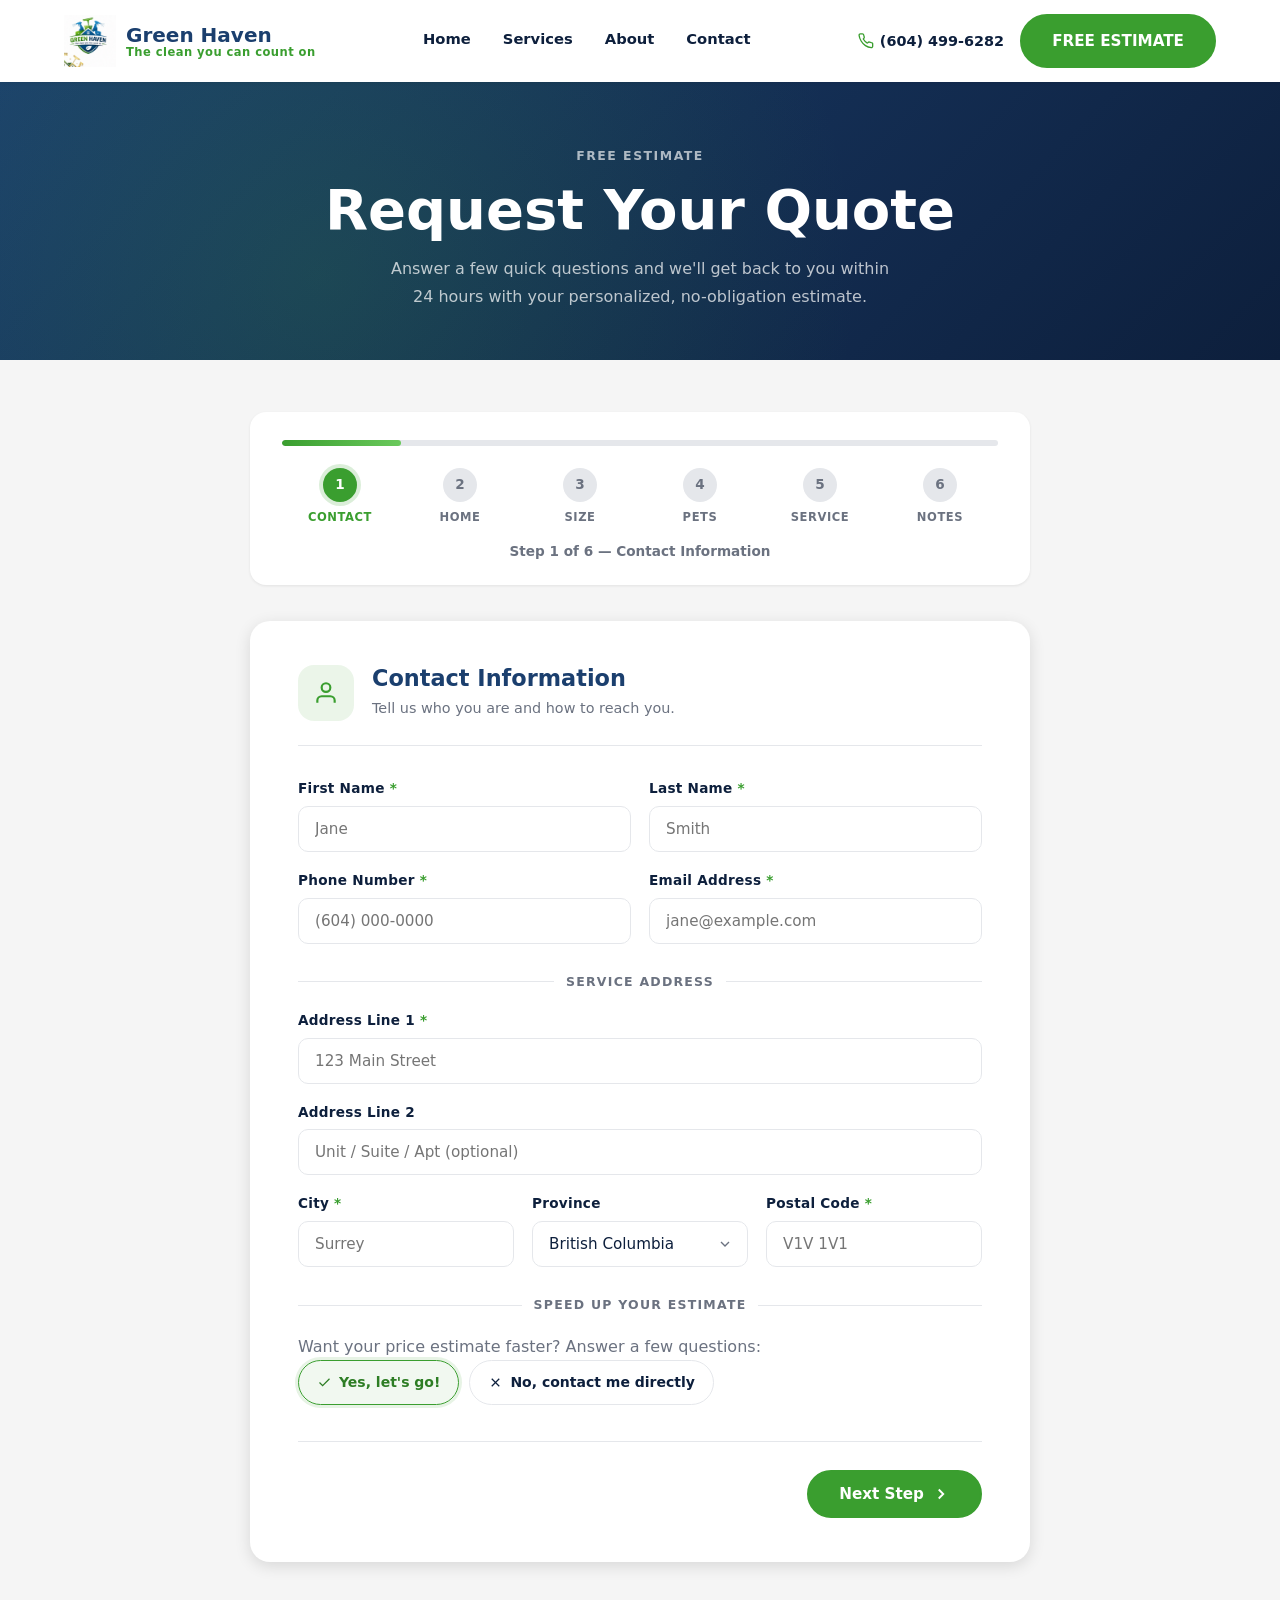
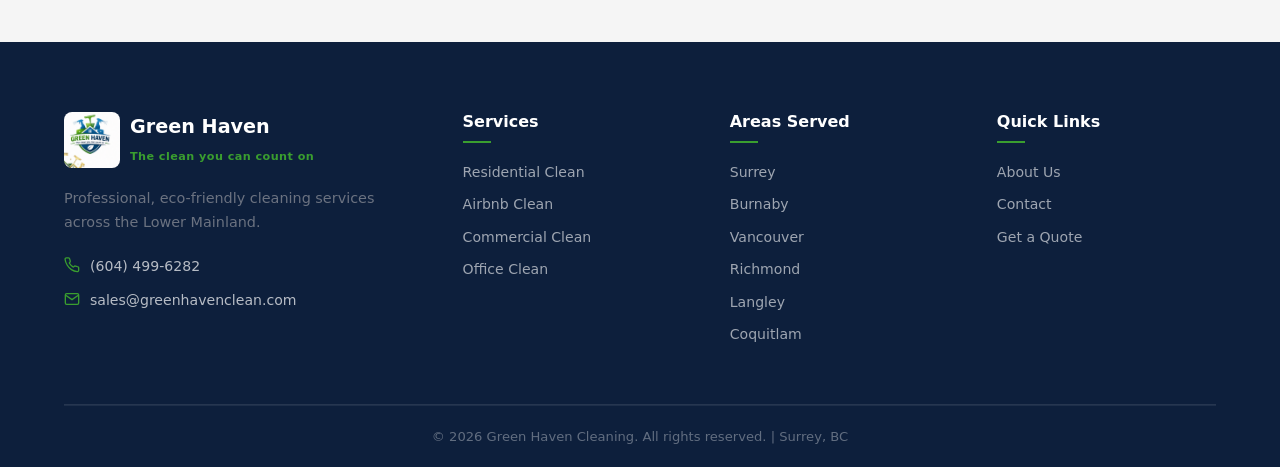
<file: quote.html>
<!DOCTYPE html>
<html lang="en">
<head>
  <meta charset="UTF-8" />
  <meta name="viewport" content="width=device-width, initial-scale=1.0" />
  <meta name="description" content="Request a quote from Green Haven Cleaning — fast, free, no obligation." />
  <title>Request a Quote | Green Haven Cleaning</title>
  <link rel="stylesheet" href="style.css" />
  <link rel="stylesheet" href="quote.css" />
  <link rel="icon" type="image/png" href="Green_Haven_Logo_HD.png" />
</head>
<body>

<!-- NAVIGATION -->
<header class="navbar">
  <div class="navbar__inner">
    <a href="index.html" class="navbar__logo">
      <img src="Green_Haven_Logo_HD.png" alt="Green Haven Logo" />
      <div class="navbar__logo-text">
        <span>Green Haven</span>
        <span>The clean you can count on</span>
      </div>
    </a>
    <nav class="navbar__links">
      <a href="index.html">Home</a>
      <a href="services.html">Services</a>
      <a href="about.html">About</a>
      <a href="contact.html">Contact</a>
    </nav>
    <div class="navbar__actions">
      <a href="tel:6044996282" class="navbar__phone">
        <svg xmlns="http://www.w3.org/2000/svg" width="16" height="16" viewBox="0 0 24 24" fill="none" stroke="currentColor" stroke-width="2"><path d="M22 16.92v3a2 2 0 0 1-2.18 2 19.79 19.79 0 0 1-8.63-3.07A19.5 19.5 0 0 1 4.69 12a19.79 19.79 0 0 1-3.07-8.67A2 2 0 0 1 3.6 1.24h3a2 2 0 0 1 2 1.72 12.84 12.84 0 0 0 .7 2.81 2 2 0 0 1-.45 2.11L7.91 9a16 16 0 0 0 6.09 6.09l1.13-.95a2 2 0 0 1 2.11-.45 12.84 12.84 0 0 0 2.81.7A2 2 0 0 1 22 16.92z"/></svg>
        (604) 499-6282
      </a>
      <a href="quote.html" class="btn btn-primary">FREE ESTIMATE</a>
    </div>
    <button class="navbar__hamburger" aria-label="Toggle menu"><span></span><span></span><span></span></button>
  </div>
  <nav class="navbar__mobile">
    <a href="index.html">Home</a>
    <a href="services.html">Services</a>
    <a href="about.html">About</a>
    <a href="contact.html">Contact</a>
    <a href="tel:6044996282">(604) 499-6282</a>
    <a href="quote.html" class="btn btn-primary" style="margin-top:8px;justify-content:center;">FREE ESTIMATE</a>
  </nav>
</header>

<!-- PAGE HERO (compact) -->
<section class="qp-hero">
  <div class="container">
    <div class="qp-hero__inner fade-up">
      <span class="section-label" style="color:rgba(255,255,255,.65)">Free Estimate</span>
      <h1>Request Your Quote</h1>
      <p>Answer a few quick questions and we'll get back to you within 24 hours with your personalized, no-obligation estimate.</p>
    </div>
  </div>
</section>

<!-- QUOTE FORM WRAPPER -->
<section class="qp-section">
  <div class="container">

    <!-- Progress Indicator -->
    <div class="qp-progress" id="qp-progress">
      <div class="qp-progress__bar-wrap">
        <div class="qp-progress__bar" id="qp-bar"></div>
      </div>
      <div class="qp-progress__steps" id="qp-steps-indicator">
        <div class="qp-progress__step active" data-step="1">
          <div class="qp-progress__dot">1</div>
          <span>Contact</span>
        </div>
        <div class="qp-progress__step" data-step="2">
          <div class="qp-progress__dot">2</div>
          <span>Home</span>
        </div>
        <div class="qp-progress__step" data-step="3">
          <div class="qp-progress__dot">3</div>
          <span>Size</span>
        </div>
        <div class="qp-progress__step" data-step="4">
          <div class="qp-progress__dot">4</div>
          <span>Pets</span>
        </div>
        <div class="qp-progress__step" data-step="5">
          <div class="qp-progress__dot">5</div>
          <span>Service</span>
        </div>
        <div class="qp-progress__step" data-step="6">
          <div class="qp-progress__dot">6</div>
          <span>Notes</span>
        </div>
      </div>
      <p class="qp-progress__label" id="qp-label">Step 1 of 6 — Contact Information</p>
    </div>

    <!-- Form Card -->
    <div class="qp-card">
      <form id="quote-form" name="quote" method="POST" data-netlify="true" netlify-honeypot="bot-field" novalidate>

        <!-- Netlify: required hidden field so submissions register -->
        <input type="hidden" name="form-name" value="quote" />
        <!-- Netlify: honeypot (hidden from humans, catches bots) -->
        <p style="display:none;">
          <label>Don't fill this out if you're human: <input name="bot-field" /></label>
        </p>

        <!-- ==============================
             STEP 1 — Contact Info
             ============================== -->
        <div class="qp-step active" id="step-1">
          <div class="qp-step__header">
            <div class="qp-step__icon">
              <svg xmlns="http://www.w3.org/2000/svg" width="26" height="26" viewBox="0 0 24 24" fill="none" stroke="currentColor" stroke-width="2"><path d="M20 21v-2a4 4 0 0 0-4-4H8a4 4 0 0 0-4 4v2"/><circle cx="12" cy="7" r="4"/></svg>
            </div>
            <div>
              <h2>Contact Information</h2>
              <p>Tell us who you are and how to reach you.</p>
            </div>
          </div>

          <div class="qp-grid-2">
            <div class="form-group">
              <label for="q-fname">First Name <span class="req">*</span></label>
              <input type="text" id="q-fname" name="fname" placeholder="Jane" required />
            </div>
            <div class="form-group">
              <label for="q-lname">Last Name <span class="req">*</span></label>
              <input type="text" id="q-lname" name="lname" placeholder="Smith" required />
            </div>
            <div class="form-group">
              <label for="q-phone">Phone Number <span class="req">*</span></label>
              <input type="tel" id="q-phone" name="phone" placeholder="(604) 000-0000" required />
            </div>
            <div class="form-group">
              <label for="q-email">Email Address <span class="req">*</span></label>
              <input type="email" id="q-email" name="email" placeholder="jane@example.com" required />
            </div>
          </div>

          <div class="qp-divider">
            <span>Service Address</span>
          </div>

          <div class="qp-grid-1">
            <div class="form-group">
              <label for="q-addr1">Address Line 1 <span class="req">*</span></label>
              <input type="text" id="q-addr1" name="addr1" placeholder="123 Main Street" required />
            </div>
            <div class="form-group">
              <label for="q-addr2">Address Line 2</label>
              <input type="text" id="q-addr2" name="addr2" placeholder="Unit / Suite / Apt (optional)" />
            </div>
          </div>

          <div class="qp-grid-3">
            <div class="form-group">
              <label for="q-city">City <span class="req">*</span></label>
              <input type="text" id="q-city" name="city" placeholder="Surrey" required />
            </div>
            <div class="form-group">
              <label for="q-province">Province</label>
              <select id="q-province" name="province">
                <option value="BC" selected>British Columbia</option>
                <option value="AB">Alberta</option>
                <option value="ON">Ontario</option>
                <option value="QC">Quebec</option>
                <option value="SK">Saskatchewan</option>
                <option value="MB">Manitoba</option>
                <option value="NB">New Brunswick</option>
                <option value="NS">Nova Scotia</option>
                <option value="PE">PEI</option>
                <option value="NL">Newfoundland</option>
              </select>
            </div>
            <div class="form-group">
              <label for="q-postal">Postal Code <span class="req">*</span></label>
              <input type="text" id="q-postal" name="postal" placeholder="V1V 1V1" maxlength="7" required />
            </div>
          </div>

          <div class="qp-divider">
            <span>Speed Up Your Estimate</span>
          </div>

          <div class="qp-radio-question">
            <p class="qp-radio-question__label">Want your price estimate faster? Answer a few questions:</p>
            <div class="qp-radio-group qp-radio-group--inline">
              <label class="radio-card radio-card--sm">
                <input type="radio" name="fast-estimate" value="yes" checked />
                <div class="radio-card__body">
                  <svg xmlns="http://www.w3.org/2000/svg" width="18" height="18" viewBox="0 0 24 24" fill="none" stroke="currentColor" stroke-width="2"><polyline points="20 6 9 17 4 12"/></svg>
                  Yes, let's go!
                </div>
              </label>
              <label class="radio-card radio-card--sm">
                <input type="radio" name="fast-estimate" value="no" />
                <div class="radio-card__body">
                  <svg xmlns="http://www.w3.org/2000/svg" width="18" height="18" viewBox="0 0 24 24" fill="none" stroke="currentColor" stroke-width="2"><line x1="18" y1="6" x2="6" y2="18"/><line x1="6" y1="6" x2="18" y2="18"/></svg>
                  No, contact me directly
                </div>
              </label>
            </div>
          </div>
        </div>

        <!-- ==============================
             STEP 2 — Home Details
             ============================== -->
        <div class="qp-step" id="step-2">
          <div class="qp-step__header">
            <div class="qp-step__icon">
              <svg xmlns="http://www.w3.org/2000/svg" width="26" height="26" viewBox="0 0 24 24" fill="none" stroke="currentColor" stroke-width="2"><path d="M3 9l9-7 9 7v11a2 2 0 0 1-2 2H5a2 2 0 0 1-2-2z"/><polyline points="9 22 9 12 15 12 15 22"/></svg>
            </div>
            <div>
              <h2>Home Details</h2>
              <p>Help us understand your space so we can give you an accurate estimate.</p>
            </div>
          </div>

          <div class="qp-counters">
            <div class="qp-counter-item">
              <div class="qp-counter-item__info">
                <span class="qp-counter-item__label">Bedrooms</span>
                <span class="qp-counter-item__sub">How many bedrooms?</span>
              </div>
              <div class="counter-input">
                <button type="button" class="counter-btn" data-action="dec" data-target="bedrooms" aria-label="Decrease">
                  <svg xmlns="http://www.w3.org/2000/svg" width="18" height="18" viewBox="0 0 24 24" fill="none" stroke="currentColor" stroke-width="2.5"><line x1="5" y1="12" x2="19" y2="12"/></svg>
                </button>
                <input type="number" id="bedrooms" name="bedrooms" value="2" min="0" max="20" readonly />
                <button type="button" class="counter-btn" data-action="inc" data-target="bedrooms" aria-label="Increase">
                  <svg xmlns="http://www.w3.org/2000/svg" width="18" height="18" viewBox="0 0 24 24" fill="none" stroke="currentColor" stroke-width="2.5"><line x1="12" y1="5" x2="12" y2="19"/><line x1="5" y1="12" x2="19" y2="12"/></svg>
                </button>
              </div>
            </div>

            <div class="qp-counter-item">
              <div class="qp-counter-item__info">
                <span class="qp-counter-item__label">Half Baths</span>
                <span class="qp-counter-item__sub">Toilet &amp; sink only</span>
              </div>
              <div class="counter-input">
                <button type="button" class="counter-btn" data-action="dec" data-target="half-baths" aria-label="Decrease">
                  <svg xmlns="http://www.w3.org/2000/svg" width="18" height="18" viewBox="0 0 24 24" fill="none" stroke="currentColor" stroke-width="2.5"><line x1="5" y1="12" x2="19" y2="12"/></svg>
                </button>
                <input type="number" id="half-baths" name="half-baths" value="0" min="0" max="10" readonly />
                <button type="button" class="counter-btn" data-action="inc" data-target="half-baths" aria-label="Increase">
                  <svg xmlns="http://www.w3.org/2000/svg" width="18" height="18" viewBox="0 0 24 24" fill="none" stroke="currentColor" stroke-width="2.5"><line x1="12" y1="5" x2="12" y2="19"/><line x1="5" y1="12" x2="19" y2="12"/></svg>
                </button>
              </div>
            </div>

            <div class="qp-counter-item">
              <div class="qp-counter-item__info">
                <span class="qp-counter-item__label">Full Baths</span>
                <span class="qp-counter-item__sub">Tub or shower included</span>
              </div>
              <div class="counter-input">
                <button type="button" class="counter-btn" data-action="dec" data-target="full-baths" aria-label="Decrease">
                  <svg xmlns="http://www.w3.org/2000/svg" width="18" height="18" viewBox="0 0 24 24" fill="none" stroke="currentColor" stroke-width="2.5"><line x1="5" y1="12" x2="19" y2="12"/></svg>
                </button>
                <input type="number" id="full-baths" name="full-baths" value="1" min="0" max="10" readonly />
                <button type="button" class="counter-btn" data-action="inc" data-target="full-baths" aria-label="Increase">
                  <svg xmlns="http://www.w3.org/2000/svg" width="18" height="18" viewBox="0 0 24 24" fill="none" stroke="currentColor" stroke-width="2.5"><line x1="12" y1="5" x2="12" y2="19"/><line x1="5" y1="12" x2="19" y2="12"/></svg>
                </button>
              </div>
            </div>
          </div>

          <div class="qp-divider"><span>Additional Rooms</span></div>
          <p class="qp-hint">Select any rooms beyond the standard bedrooms &amp; bathrooms.</p>
          <div class="qp-checkbox-grid">
            <label class="checkbox-card">
              <input type="checkbox" name="extra-rooms" value="Office" />
              <div class="checkbox-card__body">
                <svg xmlns="http://www.w3.org/2000/svg" width="20" height="20" viewBox="0 0 24 24" fill="none" stroke="currentColor" stroke-width="2"><rect x="2" y="3" width="20" height="14" rx="2"/><line x1="8" y1="21" x2="16" y2="21"/><line x1="12" y1="17" x2="12" y2="21"/></svg>
                <span>Office</span>
                <div class="checkbox-card__check">
                  <svg xmlns="http://www.w3.org/2000/svg" width="12" height="12" viewBox="0 0 24 24" fill="none" stroke="currentColor" stroke-width="3"><polyline points="20 6 9 17 4 12"/></svg>
                </div>
              </div>
            </label>
            <label class="checkbox-card">
              <input type="checkbox" name="extra-rooms" value="Dining Room" />
              <div class="checkbox-card__body">
                <svg xmlns="http://www.w3.org/2000/svg" width="20" height="20" viewBox="0 0 24 24" fill="none" stroke="currentColor" stroke-width="2"><path d="M3 2v7c0 1.1.9 2 2 2h4a2 2 0 0 0 2-2V2"/><path d="M7 2v20"/><path d="M21 15V2a5 5 0 0 0-5 5v6c0 1.1.9 2 2 2h3Zm0 0v7"/></svg>
                <span>Dining Room</span>
                <div class="checkbox-card__check">
                  <svg xmlns="http://www.w3.org/2000/svg" width="12" height="12" viewBox="0 0 24 24" fill="none" stroke="currentColor" stroke-width="3"><polyline points="20 6 9 17 4 12"/></svg>
                </div>
              </div>
            </label>
            <label class="checkbox-card">
              <input type="checkbox" name="extra-rooms" value="Laundry Room" />
              <div class="checkbox-card__body">
                <svg xmlns="http://www.w3.org/2000/svg" width="20" height="20" viewBox="0 0 24 24" fill="none" stroke="currentColor" stroke-width="2"><rect x="2" y="2" width="20" height="20" rx="2"/><circle cx="12" cy="13" r="5"/><path d="M6 6h.01"/><path d="M9 6h.01"/></svg>
                <span>Laundry Room</span>
                <div class="checkbox-card__check">
                  <svg xmlns="http://www.w3.org/2000/svg" width="12" height="12" viewBox="0 0 24 24" fill="none" stroke="currentColor" stroke-width="3"><polyline points="20 6 9 17 4 12"/></svg>
                </div>
              </div>
            </label>
            <label class="checkbox-card">
              <input type="checkbox" name="extra-rooms" value="Family Room" />
              <div class="checkbox-card__body">
                <svg xmlns="http://www.w3.org/2000/svg" width="20" height="20" viewBox="0 0 24 24" fill="none" stroke="currentColor" stroke-width="2"><path d="M20.84 4.61a5.5 5.5 0 0 0-7.78 0L12 5.67l-1.06-1.06a5.5 5.5 0 0 0-7.78 7.78l1.06 1.06L12 21.23l7.78-7.78 1.06-1.06a5.5 5.5 0 0 0 0-7.78z"/></svg>
                <span>Family Room</span>
                <div class="checkbox-card__check">
                  <svg xmlns="http://www.w3.org/2000/svg" width="12" height="12" viewBox="0 0 24 24" fill="none" stroke="currentColor" stroke-width="3"><polyline points="20 6 9 17 4 12"/></svg>
                </div>
              </div>
            </label>
            <label class="checkbox-card">
              <input type="checkbox" name="extra-rooms" value="Playroom" />
              <div class="checkbox-card__body">
                <svg xmlns="http://www.w3.org/2000/svg" width="20" height="20" viewBox="0 0 24 24" fill="none" stroke="currentColor" stroke-width="2"><circle cx="12" cy="12" r="10"/><path d="M8 14s1.5 2 4 2 4-2 4-2"/><line x1="9" y1="9" x2="9.01" y2="9"/><line x1="15" y1="9" x2="15.01" y2="9"/></svg>
                <span>Playroom</span>
                <div class="checkbox-card__check">
                  <svg xmlns="http://www.w3.org/2000/svg" width="12" height="12" viewBox="0 0 24 24" fill="none" stroke="currentColor" stroke-width="3"><polyline points="20 6 9 17 4 12"/></svg>
                </div>
              </div>
            </label>
            <label class="checkbox-card">
              <input type="checkbox" name="extra-rooms" value="Other" />
              <div class="checkbox-card__body">
                <svg xmlns="http://www.w3.org/2000/svg" width="20" height="20" viewBox="0 0 24 24" fill="none" stroke="currentColor" stroke-width="2"><circle cx="12" cy="12" r="1"/><circle cx="19" cy="12" r="1"/><circle cx="5" cy="12" r="1"/></svg>
                <span>Other</span>
                <div class="checkbox-card__check">
                  <svg xmlns="http://www.w3.org/2000/svg" width="12" height="12" viewBox="0 0 24 24" fill="none" stroke="currentColor" stroke-width="3"><polyline points="20 6 9 17 4 12"/></svg>
                </div>
              </div>
            </label>
          </div>
        </div>

        <!-- ==============================
             STEP 3 — Home Size
             ============================== -->
        <div class="qp-step" id="step-3">
          <div class="qp-step__header">
            <div class="qp-step__icon">
              <svg xmlns="http://www.w3.org/2000/svg" width="26" height="26" viewBox="0 0 24 24" fill="none" stroke="currentColor" stroke-width="2"><path d="M3 3h7v7H3zM14 3h7v7h-7zM14 14h7v7h-7zM3 14h7v7H3z"/></svg>
            </div>
            <div>
              <h2>Home Size</h2>
              <p>A few more details to help us estimate accurately.</p>
            </div>
          </div>

          <div class="form-group" style="max-width:320px;">
            <label for="q-sqft">Square Footage <span class="qp-optional">(optional)</span></label>
            <input type="number" id="q-sqft" name="sqft" placeholder="e.g. 1500" min="0" />
          </div>

          <div class="qp-counters" style="margin-top:28px;">
            <div class="qp-counter-item">
              <div class="qp-counter-item__info">
                <span class="qp-counter-item__label">Number of Floors</span>
                <span class="qp-counter-item__sub">Including basement</span>
              </div>
              <div class="counter-input">
                <button type="button" class="counter-btn" data-action="dec" data-target="floors" aria-label="Decrease">
                  <svg xmlns="http://www.w3.org/2000/svg" width="18" height="18" viewBox="0 0 24 24" fill="none" stroke="currentColor" stroke-width="2.5"><line x1="5" y1="12" x2="19" y2="12"/></svg>
                </button>
                <input type="number" id="floors" name="floors" value="1" min="1" max="10" readonly />
                <button type="button" class="counter-btn" data-action="inc" data-target="floors" aria-label="Increase">
                  <svg xmlns="http://www.w3.org/2000/svg" width="18" height="18" viewBox="0 0 24 24" fill="none" stroke="currentColor" stroke-width="2.5"><line x1="12" y1="5" x2="12" y2="19"/><line x1="5" y1="12" x2="19" y2="12"/></svg>
                </button>
              </div>
            </div>

            <div class="qp-counter-item">
              <div class="qp-counter-item__info">
                <span class="qp-counter-item__label">Carpeted Rooms</span>
                <span class="qp-counter-item__sub">Rooms with carpet flooring</span>
              </div>
              <div class="counter-input">
                <button type="button" class="counter-btn" data-action="dec" data-target="carpet-rooms" aria-label="Decrease">
                  <svg xmlns="http://www.w3.org/2000/svg" width="18" height="18" viewBox="0 0 24 24" fill="none" stroke="currentColor" stroke-width="2.5"><line x1="5" y1="12" x2="19" y2="12"/></svg>
                </button>
                <input type="number" id="carpet-rooms" name="carpet-rooms" value="0" min="0" max="20" readonly />
                <button type="button" class="counter-btn" data-action="inc" data-target="carpet-rooms" aria-label="Increase">
                  <svg xmlns="http://www.w3.org/2000/svg" width="18" height="18" viewBox="0 0 24 24" fill="none" stroke="currentColor" stroke-width="2.5"><line x1="12" y1="5" x2="12" y2="19"/><line x1="5" y1="12" x2="19" y2="12"/></svg>
                </button>
              </div>
            </div>

            <div class="qp-counter-item">
              <div class="qp-counter-item__info">
                <span class="qp-counter-item__label">People in Home</span>
                <span class="qp-counter-item__sub">Adults &amp; children combined</span>
              </div>
              <div class="counter-input">
                <button type="button" class="counter-btn" data-action="dec" data-target="people" aria-label="Decrease">
                  <svg xmlns="http://www.w3.org/2000/svg" width="18" height="18" viewBox="0 0 24 24" fill="none" stroke="currentColor" stroke-width="2.5"><line x1="5" y1="12" x2="19" y2="12"/></svg>
                </button>
                <input type="number" id="people" name="people" value="1" min="1" max="20" readonly />
                <button type="button" class="counter-btn" data-action="inc" data-target="people" aria-label="Increase">
                  <svg xmlns="http://www.w3.org/2000/svg" width="18" height="18" viewBox="0 0 24 24" fill="none" stroke="currentColor" stroke-width="2.5"><line x1="12" y1="5" x2="12" y2="19"/><line x1="5" y1="12" x2="19" y2="12"/></svg>
                </button>
              </div>
            </div>
          </div>
        </div>

        <!-- ==============================
             STEP 4 — Pets
             ============================== -->
        <div class="qp-step" id="step-4">
          <div class="qp-step__header">
            <div class="qp-step__icon">
              <svg xmlns="http://www.w3.org/2000/svg" width="26" height="26" viewBox="0 0 24 24" fill="none" stroke="currentColor" stroke-width="2"><path d="M10 5.172C10 3.782 8.423 2.679 6.5 3c-2.823.47-4.113 6.006-4 7 .08.703 1.725 1.722 3.656 1 1.261-.472 1.96-1.45 2.344-2.5"/><path d="M14.267 5.172c0-1.39 1.577-2.493 3.5-2.172 2.823.47 4.113 6.006 4 7-.08.703-1.725 1.722-3.656 1-1.261-.472-1.96-1.45-2.344-2.5"/><path d="M8 14v.5"/><path d="M16 14v.5"/><path d="M11.25 16.25h1.5L12 17l-.75-.75z"/><path d="M4.42 11.247A13.152 13.152 0 0 0 4 14.556C4 18.728 7.582 21 12 21s8-2.272 8-6.444c0-1.061-.162-2.2-.493-3.309m-9.243-6.082A8.801 8.801 0 0 1 12 5c.78 0 1.5.108 2.161.306"/></svg>
            </div>
            <div>
              <h2>Pets</h2>
              <p>We love pets! Knowing about them helps us plan accordingly.</p>
            </div>
          </div>

          <p class="qp-question-label">Do you have pets in your home?</p>
          <div class="qp-radio-group">
            <label class="radio-card">
              <input type="radio" name="has-pets" value="yes" id="pets-yes" />
              <div class="radio-card__body">
                <div class="radio-card__icon">
                  <svg xmlns="http://www.w3.org/2000/svg" width="28" height="28" viewBox="0 0 24 24" fill="none" stroke="currentColor" stroke-width="1.8"><path d="M10 5.172C10 3.782 8.423 2.679 6.5 3c-2.823.47-4.113 6.006-4 7 .08.703 1.725 1.722 3.656 1 1.261-.472 1.96-1.45 2.344-2.5"/><path d="M14.267 5.172c0-1.39 1.577-2.493 3.5-2.172 2.823.47 4.113 6.006 4 7-.08.703-1.725 1.722-3.656 1-1.261-.472-1.96-1.45-2.344-2.5"/><path d="M8 14v.5"/><path d="M16 14v.5"/></svg>
                </div>
                <span class="radio-card__title">Yes, I have pets</span>
                <span class="radio-card__sub">We'll bring pet-safe products</span>
              </div>
            </label>
            <label class="radio-card">
              <input type="radio" name="has-pets" value="no" id="pets-no" checked />
              <div class="radio-card__body">
                <div class="radio-card__icon">
                  <svg xmlns="http://www.w3.org/2000/svg" width="28" height="28" viewBox="0 0 24 24" fill="none" stroke="currentColor" stroke-width="1.8"><circle cx="12" cy="12" r="10"/><line x1="15" y1="9" x2="9" y2="15"/><line x1="9" y1="9" x2="15" y2="15"/></svg>
                </div>
                <span class="radio-card__title">No pets</span>
                <span class="radio-card__sub">Standard products apply</span>
              </div>
            </label>
          </div>

          <div class="qp-pet-count" id="pet-count-section" style="display:none;">
            <div class="qp-counters" style="margin-top:0;">
              <div class="qp-counter-item">
                <div class="qp-counter-item__info">
                  <span class="qp-counter-item__label">Number of Pets</span>
                  <span class="qp-counter-item__sub">All pets combined</span>
                </div>
                <div class="counter-input">
                  <button type="button" class="counter-btn" data-action="dec" data-target="num-pets" aria-label="Decrease">
                    <svg xmlns="http://www.w3.org/2000/svg" width="18" height="18" viewBox="0 0 24 24" fill="none" stroke="currentColor" stroke-width="2.5"><line x1="5" y1="12" x2="19" y2="12"/></svg>
                  </button>
                  <input type="number" id="num-pets" name="num-pets" value="1" min="1" max="20" readonly />
                  <button type="button" class="counter-btn" data-action="inc" data-target="num-pets" aria-label="Increase">
                    <svg xmlns="http://www.w3.org/2000/svg" width="18" height="18" viewBox="0 0 24 24" fill="none" stroke="currentColor" stroke-width="2.5"><line x1="12" y1="5" x2="12" y2="19"/><line x1="5" y1="12" x2="19" y2="12"/></svg>
                  </button>
                </div>
              </div>
            </div>
          </div>
        </div>

        <!-- ==============================
             STEP 5 — Service Type
             ============================== -->
        <div class="qp-step" id="step-5">
          <div class="qp-step__header">
            <div class="qp-step__icon">
              <svg xmlns="http://www.w3.org/2000/svg" width="26" height="26" viewBox="0 0 24 24" fill="none" stroke="currentColor" stroke-width="2"><path d="M14.5 10c-.83 0-1.5-.67-1.5-1.5v-5c0-.83.67-1.5 1.5-1.5s1.5.67 1.5 1.5v5c0 .83-.67 1.5-1.5 1.5z"/><path d="M20.5 10H19V8.5c0-.83.67-1.5 1.5-1.5s1.5.67 1.5 1.5-.67 1.5-1.5 1.5z"/><path d="M9.5 14c.83 0 1.5.67 1.5 1.5v5c0 .83-.67 1.5-1.5 1.5S8 21.33 8 20.5v-5c0-.83.67-1.5 1.5-1.5z"/><path d="M3.5 14H5v1.5c0 .83-.67 1.5-1.5 1.5S2 16.33 2 15.5 2.67 14 3.5 14z"/><path d="M14 14.5c0-.83.67-1.5 1.5-1.5h5c.83 0 1.5.67 1.5 1.5s-.67 1.5-1.5 1.5h-5c-.83 0-1.5-.67-1.5-1.5z"/><path d="M15.5 9H14v1.5c0 .83.67 1.5 1.5 1.5s1.5-.67 1.5-1.5S16.33 9 15.5 9z"/><path d="M10 9.5C10 8.67 9.33 8 8.5 8H3.5C2.67 8 2 8.67 2 9.5S2.67 11 3.5 11h5c.83 0 1.5-.67 1.5-1.5z"/><path d="M8.5 15H10v-1.5c0-.83-.67-1.5-1.5-1.5S7 12.67 7 13.5 7.67 15 8.5 15z"/></svg>
            </div>
            <div>
              <h2>Service Type</h2>
              <p>What kind of clean do you need, and how often?</p>
            </div>
          </div>

          <p class="qp-question-label">Type of cleaning needed:</p>
          <div class="qp-radio-group qp-radio-group--grid">
            <label class="radio-card">
              <input type="radio" name="clean-type" value="Regular Cleaning" checked />
              <div class="radio-card__body">
                <div class="radio-card__icon">
                  <svg xmlns="http://www.w3.org/2000/svg" width="26" height="26" viewBox="0 0 24 24" fill="none" stroke="currentColor" stroke-width="1.8"><path d="M3 9l9-7 9 7v11a2 2 0 0 1-2 2H5a2 2 0 0 1-2-2z"/></svg>
                </div>
                <span class="radio-card__title">Regular Cleaning</span>
                <span class="radio-card__sub">Ongoing maintenance</span>
              </div>
            </label>
            <label class="radio-card">
              <input type="radio" name="clean-type" value="Moving Out" />
              <div class="radio-card__body">
                <div class="radio-card__icon">
                  <svg xmlns="http://www.w3.org/2000/svg" width="26" height="26" viewBox="0 0 24 24" fill="none" stroke="currentColor" stroke-width="1.8"><path d="M5 12H3l9-9 9 9h-2"/><path d="M5 12v7a2 2 0 0 0 2 2h10a2 2 0 0 0 2-2v-7"/></svg>
                </div>
                <span class="radio-card__title">Moving Out</span>
                <span class="radio-card__sub">Deep end-of-tenancy</span>
              </div>
            </label>
            <label class="radio-card">
              <input type="radio" name="clean-type" value="Moving In" />
              <div class="radio-card__body">
                <div class="radio-card__icon">
                  <svg xmlns="http://www.w3.org/2000/svg" width="26" height="26" viewBox="0 0 24 24" fill="none" stroke="currentColor" stroke-width="1.8"><path d="M15 3h4a2 2 0 0 1 2 2v14a2 2 0 0 1-2 2h-4"/><polyline points="10 17 15 12 10 7"/><line x1="15" y1="12" x2="3" y2="12"/></svg>
                </div>
                <span class="radio-card__title">Moving In</span>
                <span class="radio-card__sub">Fresh start clean</span>
              </div>
            </label>
            <label class="radio-card">
              <input type="radio" name="clean-type" value="Special Occasion" />
              <div class="radio-card__body">
                <div class="radio-card__icon">
                  <svg xmlns="http://www.w3.org/2000/svg" width="26" height="26" viewBox="0 0 24 24" fill="none" stroke="currentColor" stroke-width="1.8"><polygon points="12 2 15.09 8.26 22 9.27 17 14.14 18.18 21.02 12 17.77 5.82 21.02 7 14.14 2 9.27 8.91 8.26 12 2"/></svg>
                </div>
                <span class="radio-card__title">Special Occasion</span>
                <span class="radio-card__sub">Event prep or post-party</span>
              </div>
            </label>
            <label class="radio-card">
              <input type="radio" name="clean-type" value="Not Sure" />
              <div class="radio-card__body">
                <div class="radio-card__icon">
                  <svg xmlns="http://www.w3.org/2000/svg" width="26" height="26" viewBox="0 0 24 24" fill="none" stroke="currentColor" stroke-width="1.8"><circle cx="12" cy="12" r="10"/><path d="M9.09 9a3 3 0 0 1 5.83 1c0 2-3 3-3 3"/><line x1="12" y1="17" x2="12.01" y2="17"/></svg>
                </div>
                <span class="radio-card__title">Not Sure</span>
                <span class="radio-card__sub">We'll recommend the best fit</span>
              </div>
            </label>
          </div>

          <div class="qp-divider"><span>Preferred Frequency</span></div>
          <div class="qp-radio-group qp-radio-group--inline">
            <label class="radio-card radio-card--sm">
              <input type="radio" name="frequency" value="Weekly" />
              <div class="radio-card__body">Weekly</div>
            </label>
            <label class="radio-card radio-card--sm">
              <input type="radio" name="frequency" value="Bi-Weekly" checked />
              <div class="radio-card__body">Bi-Weekly</div>
            </label>
            <label class="radio-card radio-card--sm">
              <input type="radio" name="frequency" value="Monthly" />
              <div class="radio-card__body">Monthly</div>
            </label>
            <label class="radio-card radio-card--sm">
              <input type="radio" name="frequency" value="One Time" />
              <div class="radio-card__body">One Time</div>
            </label>
            <label class="radio-card radio-card--sm">
              <input type="radio" name="frequency" value="Not Sure" />
              <div class="radio-card__body">Not Sure</div>
            </label>
          </div>
        </div>

        <!-- ==============================
             STEP 6 — Final Notes
             ============================== -->
        <div class="qp-step" id="step-6">
          <div class="qp-step__header">
            <div class="qp-step__icon">
              <svg xmlns="http://www.w3.org/2000/svg" width="26" height="26" viewBox="0 0 24 24" fill="none" stroke="currentColor" stroke-width="2"><path d="M11 4H4a2 2 0 0 0-2 2v14a2 2 0 0 0 2 2h14a2 2 0 0 0 2-2v-7"/><path d="M18.5 2.5a2.121 2.121 0 0 1 3 3L12 15l-4 1 1-4 9.5-9.5z"/></svg>
            </div>
            <div>
              <h2>Final Notes</h2>
              <p>Almost done! Share anything else that will help us prepare your quote.</p>
            </div>
          </div>

          <div class="form-group">
            <label for="q-notes">Anything else we should know? <span class="qp-optional">(optional)</span></label>
            <textarea id="q-notes" name="notes" placeholder="E.g. I have a very large kitchen, some areas may need extra attention, I prefer morning appointments, there is a dog that will be home…" style="min-height:140px;"></textarea>
          </div>

          <div class="qp-divider"><span>Preferred Contact Method</span></div>
          <p class="qp-hint">Select all that apply — we'll reach out your preferred way.</p>
          <div class="qp-checkbox-grid qp-checkbox-grid--sm">
            <label class="checkbox-card">
              <input type="checkbox" name="contact-method" value="Phone Call" checked />
              <div class="checkbox-card__body">
                <svg xmlns="http://www.w3.org/2000/svg" width="22" height="22" viewBox="0 0 24 24" fill="none" stroke="currentColor" stroke-width="2"><path d="M22 16.92v3a2 2 0 0 1-2.18 2 19.79 19.79 0 0 1-8.63-3.07A19.5 19.5 0 0 1 4.69 12a19.79 19.79 0 0 1-3.07-8.67A2 2 0 0 1 3.6 1.24h3a2 2 0 0 1 2 1.72 12.84 12.84 0 0 0 .7 2.81 2 2 0 0 1-.45 2.11L7.91 9a16 16 0 0 0 6.09 6.09l1.13-.95a2 2 0 0 1 2.11-.45 12.84 12.84 0 0 0 2.81.7A2 2 0 0 1 22 16.92z"/></svg>
                <span>Phone Call</span>
                <div class="checkbox-card__check">
                  <svg xmlns="http://www.w3.org/2000/svg" width="12" height="12" viewBox="0 0 24 24" fill="none" stroke="currentColor" stroke-width="3"><polyline points="20 6 9 17 4 12"/></svg>
                </div>
              </div>
            </label>
            <label class="checkbox-card">
              <input type="checkbox" name="contact-method" value="Text" />
              <div class="checkbox-card__body">
                <svg xmlns="http://www.w3.org/2000/svg" width="22" height="22" viewBox="0 0 24 24" fill="none" stroke="currentColor" stroke-width="2"><path d="M21 15a2 2 0 0 1-2 2H7l-4 4V5a2 2 0 0 1 2-2h14a2 2 0 0 1 2 2z"/></svg>
                <span>Text Message</span>
                <div class="checkbox-card__check">
                  <svg xmlns="http://www.w3.org/2000/svg" width="12" height="12" viewBox="0 0 24 24" fill="none" stroke="currentColor" stroke-width="3"><polyline points="20 6 9 17 4 12"/></svg>
                </div>
              </div>
            </label>
            <label class="checkbox-card">
              <input type="checkbox" name="contact-method" value="Email" />
              <div class="checkbox-card__body">
                <svg xmlns="http://www.w3.org/2000/svg" width="22" height="22" viewBox="0 0 24 24" fill="none" stroke="currentColor" stroke-width="2"><path d="M4 4h16c1.1 0 2 .9 2 2v12c0 1.1-.9 2-2 2H4c-1.1 0-2-.9-2-2V6c0-1.1.9-2 2-2z"/><polyline points="22,6 12,13 2,6"/></svg>
                <span>Email</span>
                <div class="checkbox-card__check">
                  <svg xmlns="http://www.w3.org/2000/svg" width="12" height="12" viewBox="0 0 24 24" fill="none" stroke="currentColor" stroke-width="3"><polyline points="20 6 9 17 4 12"/></svg>
                </div>
              </div>
            </label>
          </div>
        </div>

        <!-- NAVIGATION BUTTONS -->
        <div class="qp-nav">
          <button type="button" class="btn btn-navy qp-btn-prev" id="btn-prev" style="display:none;">
            <svg xmlns="http://www.w3.org/2000/svg" width="18" height="18" viewBox="0 0 24 24" fill="none" stroke="currentColor" stroke-width="2.5"><polyline points="15 18 9 12 15 6"/></svg>
            Previous
          </button>
          <div class="qp-nav__spacer"></div>
          <button type="button" class="btn btn-primary qp-btn-next" id="btn-next">
            Next Step
            <svg xmlns="http://www.w3.org/2000/svg" width="18" height="18" viewBox="0 0 24 24" fill="none" stroke="currentColor" stroke-width="2.5"><polyline points="9 18 15 12 9 6"/></svg>
          </button>
          <button type="submit" class="btn btn-primary qp-btn-submit" id="btn-submit" style="display:none;">
            <svg xmlns="http://www.w3.org/2000/svg" width="18" height="18" viewBox="0 0 24 24" fill="none" stroke="currentColor" stroke-width="2"><line x1="22" y1="2" x2="11" y2="13"/><polygon points="22 2 15 22 11 13 2 9 22 2"/></svg>
            Submit My Request
          </button>
        </div>

        <!-- Validation error banner -->
        <div class="qp-error" id="qp-error" style="display:none;">
          <svg xmlns="http://www.w3.org/2000/svg" width="18" height="18" viewBox="0 0 24 24" fill="none" stroke="currentColor" stroke-width="2"><circle cx="12" cy="12" r="10"/><line x1="12" y1="8" x2="12" y2="12"/><line x1="12" y1="16" x2="12.01" y2="16"/></svg>
          <span id="qp-error-msg">Please fill in all required fields before continuing.</span>
        </div>

      </form>
    </div>

    <!-- THANK YOU STATE -->
    <div class="qp-thankyou" id="qp-thankyou" style="display:none;">
      <div class="qp-thankyou__icon">
        <svg xmlns="http://www.w3.org/2000/svg" width="48" height="48" viewBox="0 0 24 24" fill="none" stroke="currentColor" stroke-width="2"><path d="M22 11.08V12a10 10 0 1 1-5.93-9.14"/><polyline points="22 4 12 14.01 9 11.01"/></svg>
      </div>
      <h2>Request Received!</h2>
      <p>Thank you for reaching out to Green Haven. We've received your quote request and will get back to you within <strong>24 hours</strong> with your personalized estimate.</p>
      <div class="qp-thankyou__details" id="qp-summary"></div>
      <div style="display:flex;gap:14px;justify-content:center;flex-wrap:wrap;margin-top:32px;">
        <a href="tel:6044996282" class="btn btn-primary">
          <svg xmlns="http://www.w3.org/2000/svg" width="18" height="18" viewBox="0 0 24 24" fill="none" stroke="currentColor" stroke-width="2"><path d="M22 16.92v3a2 2 0 0 1-2.18 2 19.79 19.79 0 0 1-8.63-3.07A19.5 19.5 0 0 1 4.69 12a19.79 19.79 0 0 1-3.07-8.67A2 2 0 0 1 3.6 1.24h3a2 2 0 0 1 2 1.72 12.84 12.84 0 0 0 .7 2.81 2 2 0 0 1-.45 2.11L7.91 9a16 16 0 0 0 6.09 6.09l1.13-.95a2 2 0 0 1 2.11-.45 12.84 12.84 0 0 0 2.81.7A2 2 0 0 1 22 16.92z"/></svg>
          Call Us Now
        </a>
        <a href="index.html" class="btn btn-navy">Back to Home</a>
      </div>
    </div>

  </div>
</section>

<!-- FOOTER -->
<footer class="footer">
  <div class="container">
    <div class="footer__top">
      <div class="footer__brand">
        <div class="footer__brand-logo">
          <img src="Green_Haven_Logo_HD.png" alt="Green Haven Logo" />
          <div class="footer__brand-logo-text">
            <span>Green Haven</span>
            <span>The clean you can count on</span>
          </div>
        </div>
        <p>Professional, eco-friendly cleaning services across the Lower Mainland.</p>
        <div class="footer__contact-item">
          <svg xmlns="http://www.w3.org/2000/svg" width="16" height="16" viewBox="0 0 24 24" fill="none" stroke="currentColor" stroke-width="2"><path d="M22 16.92v3a2 2 0 0 1-2.18 2 19.79 19.79 0 0 1-8.63-3.07A19.5 19.5 0 0 1 4.69 12a19.79 19.79 0 0 1-3.07-8.67A2 2 0 0 1 3.6 1.24h3a2 2 0 0 1 2 1.72 12.84 12.84 0 0 0 .7 2.81 2 2 0 0 1-.45 2.11L7.91 9a16 16 0 0 0 6.09 6.09l1.13-.95a2 2 0 0 1 2.11-.45 12.84 12.84 0 0 0 2.81.7A2 2 0 0 1 22 16.92z"/></svg>
          <a href="tel:6044996282">(604) 499-6282</a>
        </div>
        <div class="footer__contact-item">
          <svg xmlns="http://www.w3.org/2000/svg" width="16" height="16" viewBox="0 0 24 24" fill="none" stroke="currentColor" stroke-width="2"><path d="M4 4h16c1.1 0 2 .9 2 2v12c0 1.1-.9 2-2 2H4c-1.1 0-2-.9-2-2V6c0-1.1.9-2 2-2z"/><polyline points="22,6 12,13 2,6"/></svg>
          <a href="mailto:sales@greenhavenclean.com">sales@greenhavenclean.com</a>
        </div>
      </div>
      <div class="footer__col">
        <h4>Services</h4>
        <a href="services.html">Residential Clean</a>
        <a href="services.html">Airbnb Clean</a>
        <a href="services.html">Commercial Clean</a>
        <a href="services.html">Office Clean</a>
      </div>
      <div class="footer__col">
        <h4>Areas Served</h4>
        <a href="#">Surrey</a><a href="#">Burnaby</a>
        <a href="#">Vancouver</a><a href="#">Richmond</a>
        <a href="#">Langley</a><a href="#">Coquitlam</a>
      </div>
      <div class="footer__col">
        <h4>Quick Links</h4>
        <a href="about.html">About Us</a>
        <a href="contact.html">Contact</a>
        <a href="quote.html">Get a Quote</a>
      </div>
    </div>
    <div class="footer__bottom">&copy; 2026 Green Haven Cleaning. All rights reserved. | Surrey, BC</div>
  </div>
</footer>

<button class="scroll-top" aria-label="Scroll to top">
  <svg xmlns="http://www.w3.org/2000/svg" width="20" height="20" viewBox="0 0 24 24" fill="none" stroke="currentColor" stroke-width="2.5"><polyline points="18 15 12 9 6 15"/></svg>
</button>

<script src="script.js"></script>
<script src="quote.js"></script>
</body>
</html>
</file>
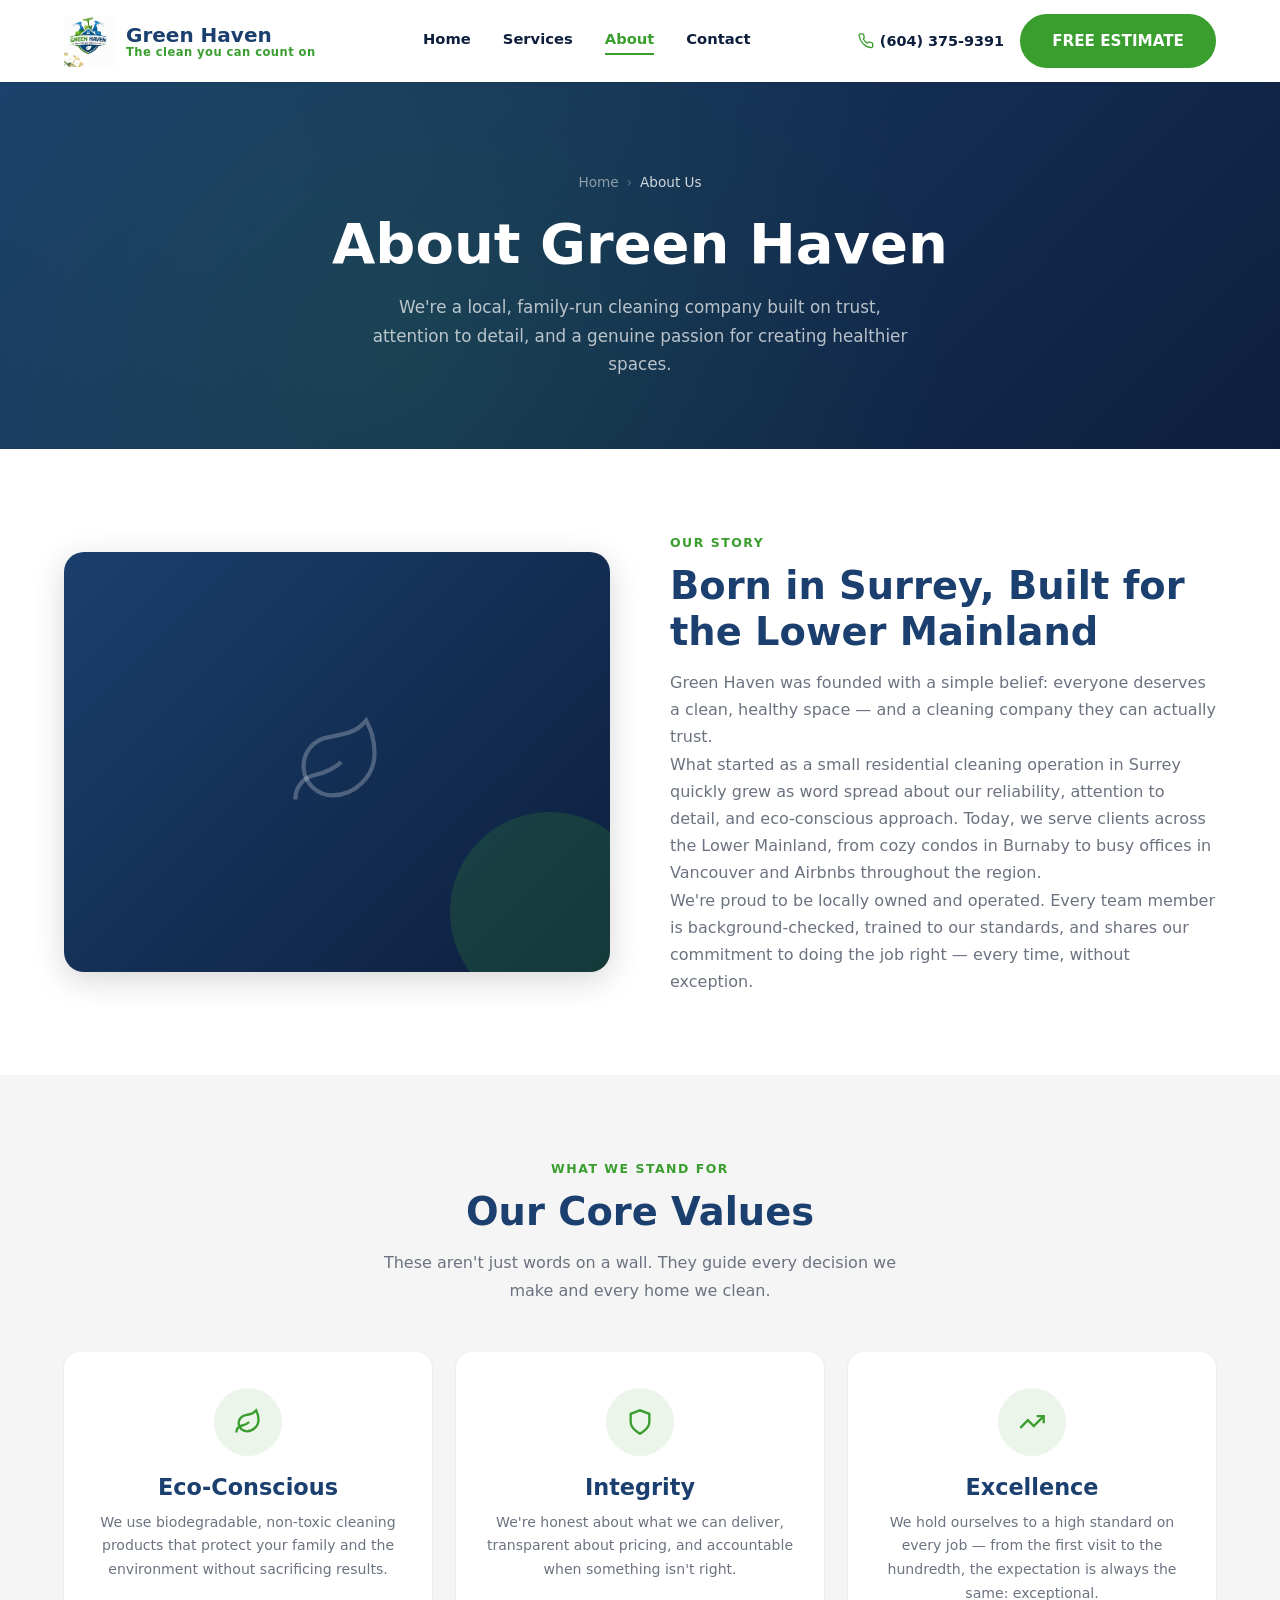
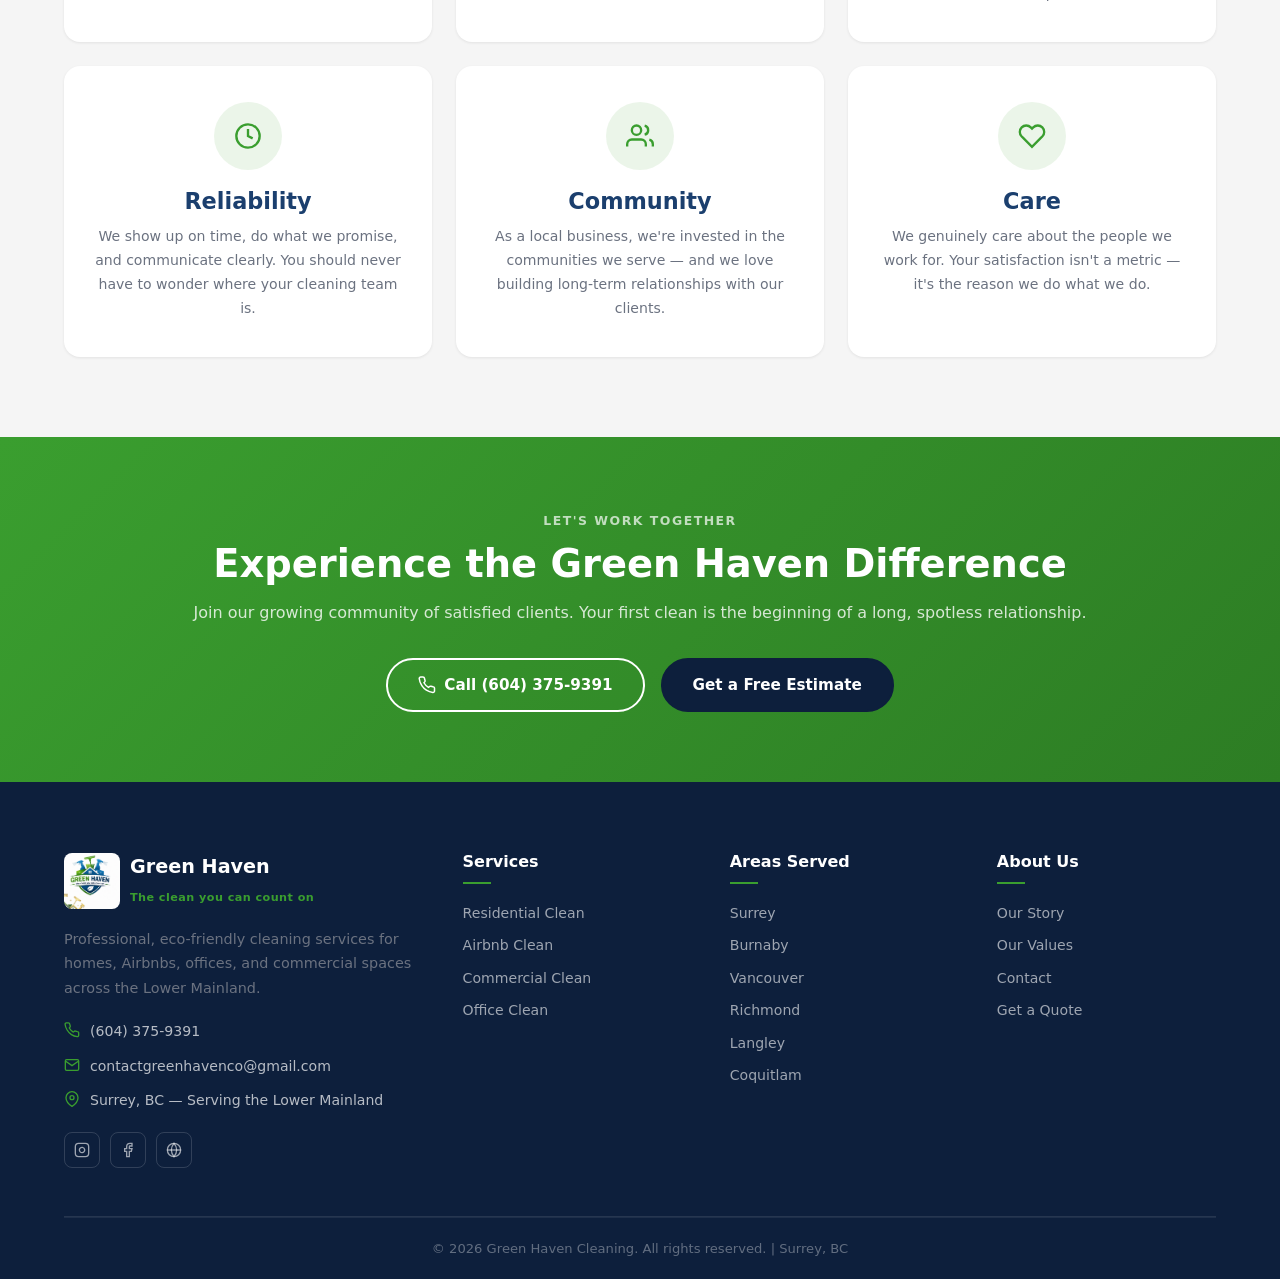
<file: Green-Haven/about.html>
<!DOCTYPE html>
<html lang="en">
<head>
  <meta charset="UTF-8" />
  <meta name="viewport" content="width=device-width, initial-scale=1.0" />
  <meta name="description" content="About Green Haven Cleaning — our story, values, and the team behind the Lower Mainland's most trusted cleaning service." />
  <title>About Us | Green Haven Cleaning</title>
  <link rel="stylesheet" href="style.css" />
  <link rel="icon" type="image/png" href="Green_Haven_Logo_HD.png" />
</head>
<body>

<!-- NAVIGATION -->
<header class="navbar">
  <div class="navbar__inner">
    <a href="index.html" class="navbar__logo">
      <img src="Green_Haven_Logo_HD.png" alt="Green Haven Logo" />
      <div class="navbar__logo-text">
        <span>Green Haven</span>
        <span>The clean you can count on</span>
      </div>
    </a>
    <nav class="navbar__links">
      <a href="index.html">Home</a>
      <a href="services.html">Services</a>
      <a href="about.html">About</a>
      <a href="contact.html">Contact</a>
    </nav>
    <div class="navbar__actions">
      <a href="tel:6043759391" class="navbar__phone">
        <svg xmlns="http://www.w3.org/2000/svg" width="16" height="16" viewBox="0 0 24 24" fill="none" stroke="currentColor" stroke-width="2"><path d="M22 16.92v3a2 2 0 0 1-2.18 2 19.79 19.79 0 0 1-8.63-3.07A19.5 19.5 0 0 1 4.69 12a19.79 19.79 0 0 1-3.07-8.67A2 2 0 0 1 3.6 1.24h3a2 2 0 0 1 2 1.72 12.84 12.84 0 0 0 .7 2.81 2 2 0 0 1-.45 2.11L7.91 9a16 16 0 0 0 6.09 6.09l1.13-.95a2 2 0 0 1 2.11-.45 12.84 12.84 0 0 0 2.81.7A2 2 0 0 1 22 16.92z"/></svg>
        (604) 375-9391
      </a>
      <a href="quote.html" class="btn btn-primary">FREE ESTIMATE</a>
    </div>
    <button class="navbar__hamburger" aria-label="Toggle menu"><span></span><span></span><span></span></button>
  </div>
  <nav class="navbar__mobile">
    <a href="index.html">Home</a>
    <a href="services.html">Services</a>
    <a href="about.html">About</a>
    <a href="contact.html">Contact</a>
    <a href="tel:6043759391">(604) 375-9391</a>
    <a href="contact.html" class="btn btn-primary" style="margin-top:8px;justify-content:center;">FREE ESTIMATE</a>
  </nav>
</header>

<!-- PAGE HERO -->
<section class="page-hero">
  <div class="container">
    <div class="page-hero__content fade-up">
      <div class="page-hero__breadcrumb">
        <a href="index.html">Home</a>
        <span>›</span>
        <span style="color:rgba(255,255,255,.8)">About Us</span>
      </div>
      <h1>About Green Haven</h1>
      <p>We're a local, family-run cleaning company built on trust, attention to detail, and a genuine passion for creating healthier spaces.</p>
    </div>
  </div>
</section>

<!-- OUR STORY -->
<section class="about-story">
  <div class="container">
    <div class="about-story__grid">
      <div class="about-story__img-placeholder fade-up">
        <svg xmlns="http://www.w3.org/2000/svg" width="100" height="100" viewBox="0 0 24 24" fill="none" stroke="rgba(255,255,255,0.25)" stroke-width="1"><path d="M11 20A7 7 0 0 1 9.8 6.1C15.5 5 17 4.48 19 2c1 2 2 4.18 2 8 0 5.5-4.78 10-10 10z"/><path d="M2 21c0-3 1.85-5.36 5.08-6C9.5 14.52 12 13 13 12"/></svg>
      </div>
      <div class="fade-up">
        <span class="section-label">Our Story</span>
        <h2 class="section-title">Born in Surrey, Built for the Lower Mainland</h2>
        <p>Green Haven was founded with a simple belief: everyone deserves a clean, healthy space — and a cleaning company they can actually trust.</p>
        <p>What started as a small residential cleaning operation in Surrey quickly grew as word spread about our reliability, attention to detail, and eco-conscious approach. Today, we serve clients across the Lower Mainland, from cozy condos in Burnaby to busy offices in Vancouver and Airbnbs throughout the region.</p>
        <p>We're proud to be locally owned and operated. Every team member is background-checked, trained to our standards, and shares our commitment to doing the job right — every time, without exception.</p>
       
      </div>
    </div>
  </div>
</section>


<!-- OUR VALUES -->
<section class="about-values">
  <div class="container">
    <div class="text-center">
      <span class="section-label fade-up">What We Stand For</span>
      <h2 class="section-title fade-up">Our Core Values</h2>
      <p class="section-sub fade-up">These aren't just words on a wall. They guide every decision we make and every home we clean.</p>
    </div>
    <div class="values__grid stagger">
      <div class="value-card">
        <div class="value-card__icon">
          <svg xmlns="http://www.w3.org/2000/svg" width="28" height="28" viewBox="0 0 24 24" fill="none" stroke="currentColor" stroke-width="2"><path d="M11 20A7 7 0 0 1 9.8 6.1C15.5 5 17 4.48 19 2c1 2 2 4.18 2 8 0 5.5-4.78 10-10 10z"/><path d="M2 21c0-3 1.85-5.36 5.08-6C9.5 14.52 12 13 13 12"/></svg>
        </div>
        <h3>Eco-Conscious</h3>
        <p>We use biodegradable, non-toxic cleaning products that protect your family and the environment without sacrificing results.</p>
      </div>
      <div class="value-card">
        <div class="value-card__icon">
          <svg xmlns="http://www.w3.org/2000/svg" width="28" height="28" viewBox="0 0 24 24" fill="none" stroke="currentColor" stroke-width="2"><path d="M12 22s8-4 8-10V5l-8-3-8 3v7c0 6 8 10 8 10z"/></svg>
        </div>
        <h3>Integrity</h3>
        <p>We're honest about what we can deliver, transparent about pricing, and accountable when something isn't right.</p>
      </div>
      <div class="value-card">
        <div class="value-card__icon">
          <svg xmlns="http://www.w3.org/2000/svg" width="28" height="28" viewBox="0 0 24 24" fill="none" stroke="currentColor" stroke-width="2"><polyline points="22 7 13.5 15.5 8.5 10.5 2 17"/><polyline points="16 7 22 7 22 13"/></svg>
        </div>
        <h3>Excellence</h3>
        <p>We hold ourselves to a high standard on every job — from the first visit to the hundredth, the expectation is always the same: exceptional.</p>
      </div>
      <div class="value-card">
        <div class="value-card__icon">
          <svg xmlns="http://www.w3.org/2000/svg" width="28" height="28" viewBox="0 0 24 24" fill="none" stroke="currentColor" stroke-width="2"><circle cx="12" cy="12" r="10"/><polyline points="12 6 12 12 16 14"/></svg>
        </div>
        <h3>Reliability</h3>
        <p>We show up on time, do what we promise, and communicate clearly. You should never have to wonder where your cleaning team is.</p>
      </div>
      <div class="value-card">
        <div class="value-card__icon">
          <svg xmlns="http://www.w3.org/2000/svg" width="28" height="28" viewBox="0 0 24 24" fill="none" stroke="currentColor" stroke-width="2"><path d="M17 21v-2a4 4 0 0 0-4-4H5a4 4 0 0 0-4 4v2"/><circle cx="9" cy="7" r="4"/><path d="M23 21v-2a4 4 0 0 0-3-3.87"/><path d="M16 3.13a4 4 0 0 1 0 7.75"/></svg>
        </div>
        <h3>Community</h3>
        <p>As a local business, we're invested in the communities we serve — and we love building long-term relationships with our clients.</p>
      </div>
      <div class="value-card">
        <div class="value-card__icon">
          <svg xmlns="http://www.w3.org/2000/svg" width="28" height="28" viewBox="0 0 24 24" fill="none" stroke="currentColor" stroke-width="2"><path d="M20.84 4.61a5.5 5.5 0 0 0-7.78 0L12 5.67l-1.06-1.06a5.5 5.5 0 0 0-7.78 7.78l1.06 1.06L12 21.23l7.78-7.78 1.06-1.06a5.5 5.5 0 0 0 0-7.78z"/></svg>
        </div>
        <h3>Care</h3>
        <p>We genuinely care about the people we work for. Your satisfaction isn't a metric — it's the reason we do what we do.</p>
      </div>
    </div>
  </div>
</section>

<!-- CTA BANNER -->
<section class="cta-banner">
  <div class="container">
    <span class="section-label" style="color:rgba(255,255,255,.7)">Let's Work Together</span>
    <h2 class="fade-up">Experience the Green Haven Difference</h2>
    <p class="fade-up">Join our growing community of satisfied clients. Your first clean is the beginning of a long, spotless relationship.</p>
    <div style="display:flex;gap:16px;justify-content:center;flex-wrap:wrap;" class="fade-up">
      <a href="tel:6043759391" class="btn btn-outline">
        <svg xmlns="http://www.w3.org/2000/svg" width="18" height="18" viewBox="0 0 24 24" fill="none" stroke="currentColor" stroke-width="2"><path d="M22 16.92v3a2 2 0 0 1-2.18 2 19.79 19.79 0 0 1-8.63-3.07A19.5 19.5 0 0 1 4.69 12a19.79 19.79 0 0 1-3.07-8.67A2 2 0 0 1 3.6 1.24h3a2 2 0 0 1 2 1.72 12.84 12.84 0 0 0 .7 2.81 2 2 0 0 1-.45 2.11L7.91 9a16 16 0 0 0 6.09 6.09l1.13-.95a2 2 0 0 1 2.11-.45 12.84 12.84 0 0 0 2.81.7A2 2 0 0 1 22 16.92z"/></svg>
        Call (604) 375-9391
      </a>
      <a href="contact.html" class="btn btn-navy">Get a Free Estimate</a>
    </div>
  </div>
</section>

<!-- FOOTER -->
<footer class="footer">
  <div class="container">
    <div class="footer__top">
      <div class="footer__brand">
        <div class="footer__brand-logo">
          <img src="Green_Haven_Logo_HD.png" alt="Green Haven Logo" />
          <div class="footer__brand-logo-text">
            <span>Green Haven</span>
            <span>The clean you can count on</span>
          </div>
        </div>
        <p>Professional, eco-friendly cleaning services for homes, Airbnbs, offices, and commercial spaces across the Lower Mainland.</p>
        <div class="footer__contact-item">
          <svg xmlns="http://www.w3.org/2000/svg" width="16" height="16" viewBox="0 0 24 24" fill="none" stroke="currentColor" stroke-width="2"><path d="M22 16.92v3a2 2 0 0 1-2.18 2 19.79 19.79 0 0 1-8.63-3.07A19.5 19.5 0 0 1 4.69 12a19.79 19.79 0 0 1-3.07-8.67A2 2 0 0 1 3.6 1.24h3a2 2 0 0 1 2 1.72 12.84 12.84 0 0 0 .7 2.81 2 2 0 0 1-.45 2.11L7.91 9a16 16 0 0 0 6.09 6.09l1.13-.95a2 2 0 0 1 2.11-.45 12.84 12.84 0 0 0 2.81.7A2 2 0 0 1 22 16.92z"/></svg>
          <a href="tel:6043759391">(604) 375-9391</a>
        </div>
        <div class="footer__contact-item">
          <svg xmlns="http://www.w3.org/2000/svg" width="16" height="16" viewBox="0 0 24 24" fill="none" stroke="currentColor" stroke-width="2"><path d="M4 4h16c1.1 0 2 .9 2 2v12c0 1.1-.9 2-2 2H4c-1.1 0-2-.9-2-2V6c0-1.1.9-2 2-2z"/><polyline points="22,6 12,13 2,6"/></svg>
          <a href="mailto:contactgreenhavenco@gmail.com">contactgreenhavenco@gmail.com</a>
        </div>
        <div class="footer__contact-item">
          <svg xmlns="http://www.w3.org/2000/svg" width="16" height="16" viewBox="0 0 24 24" fill="none" stroke="currentColor" stroke-width="2"><path d="M21 10c0 7-9 13-9 13s-9-6-9-13a9 9 0 0 1 18 0z"/><circle cx="12" cy="10" r="3"/></svg>
          <span>Surrey, BC — Serving the Lower Mainland</span>
        </div>
        <div class="footer__socials">
          <a href="#" class="footer__social-link" aria-label="Instagram"><svg xmlns="http://www.w3.org/2000/svg" width="16" height="16" viewBox="0 0 24 24" fill="none" stroke="currentColor" stroke-width="2"><rect x="2" y="2" width="20" height="20" rx="5" ry="5"/><path d="M16 11.37A4 4 0 1 1 12.63 8 4 4 0 0 1 16 11.37z"/><line x1="17.5" y1="6.5" x2="17.51" y2="6.5"/></svg></a>
          <a href="#" class="footer__social-link" aria-label="Facebook"><svg xmlns="http://www.w3.org/2000/svg" width="16" height="16" viewBox="0 0 24 24" fill="none" stroke="currentColor" stroke-width="2"><path d="M18 2h-3a5 5 0 0 0-5 5v3H7v4h3v8h4v-8h3l1-4h-4V7a1 1 0 0 1 1-1h3z"/></svg></a>
          <a href="#" class="footer__social-link" aria-label="Google"><svg xmlns="http://www.w3.org/2000/svg" width="16" height="16" viewBox="0 0 24 24" fill="none" stroke="currentColor" stroke-width="2"><circle cx="12" cy="12" r="10"/><line x1="2" y1="12" x2="22" y2="12"/><path d="M12 2a15.3 15.3 0 0 1 4 10 15.3 15.3 0 0 1-4 10 15.3 15.3 0 0 1-4-10 15.3 15.3 0 0 1 4-10z"/></svg></a>
        </div>
      </div>
      <div class="footer__col">
        <h4>Services</h4>
        <a href="services.html">Residential Clean</a>
        <a href="services.html">Airbnb Clean</a>
        <a href="services.html">Commercial Clean</a>
        <a href="services.html">Office Clean</a>
      </div>
      <div class="footer__col">
        <h4>Areas Served</h4>
        <a href="#">Surrey</a>
        <a href="#">Burnaby</a>
        <a href="#">Vancouver</a>
        <a href="#">Richmond</a>
        <a href="#">Langley</a>
        <a href="#">Coquitlam</a>
      </div>
      <div class="footer__col">
        <h4>About Us</h4>
        <a href="about.html">Our Story</a>
        <a href="about.html">Our Values</a>
        <a href="contact.html">Contact</a>
        <a href="contact.html">Get a Quote</a>
      </div>
    </div>
    <div class="footer__bottom">&copy; 2026 Green Haven Cleaning. All rights reserved. | Surrey, BC</div>
  </div>
</footer>

<button class="scroll-top" aria-label="Scroll to top">
  <svg xmlns="http://www.w3.org/2000/svg" width="20" height="20" viewBox="0 0 24 24" fill="none" stroke="currentColor" stroke-width="2.5"><polyline points="18 15 12 9 6 15"/></svg>
</button>

<script src="script.js"></script>
</body>
</html>
</file>
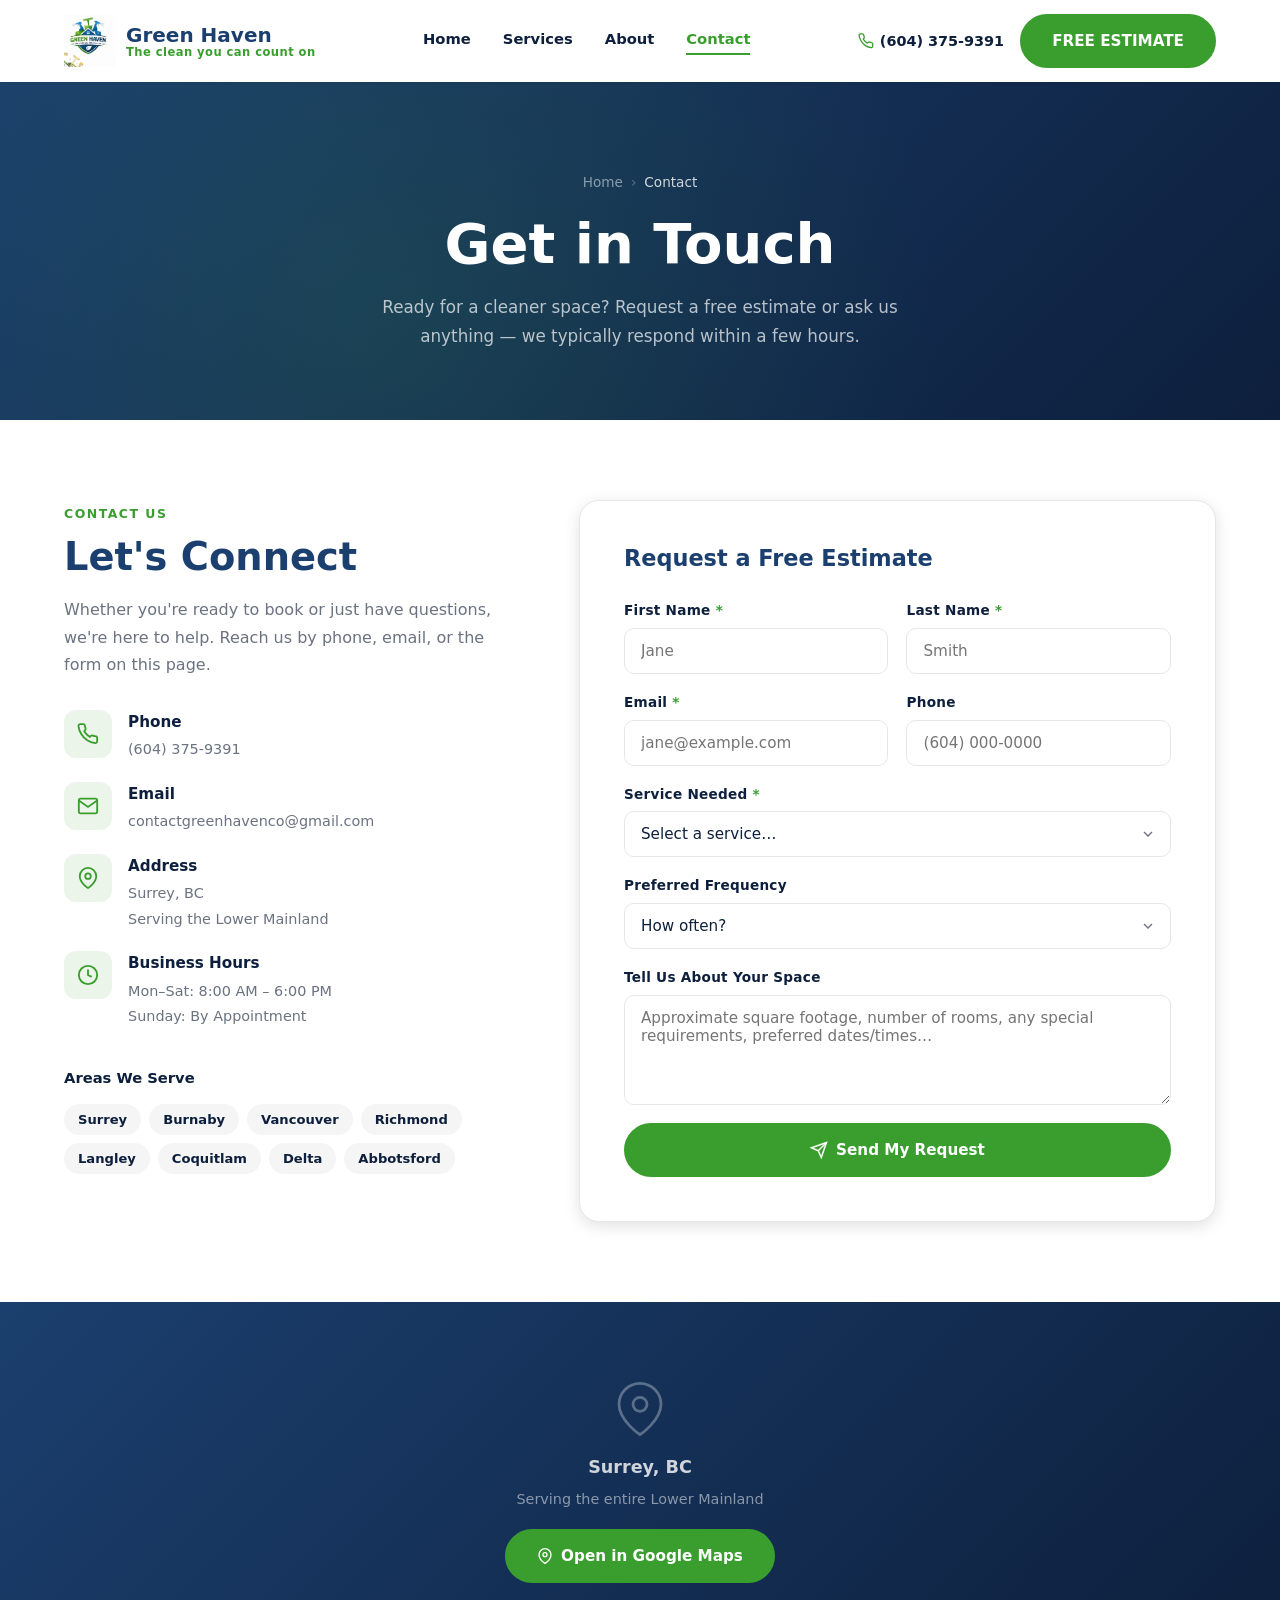
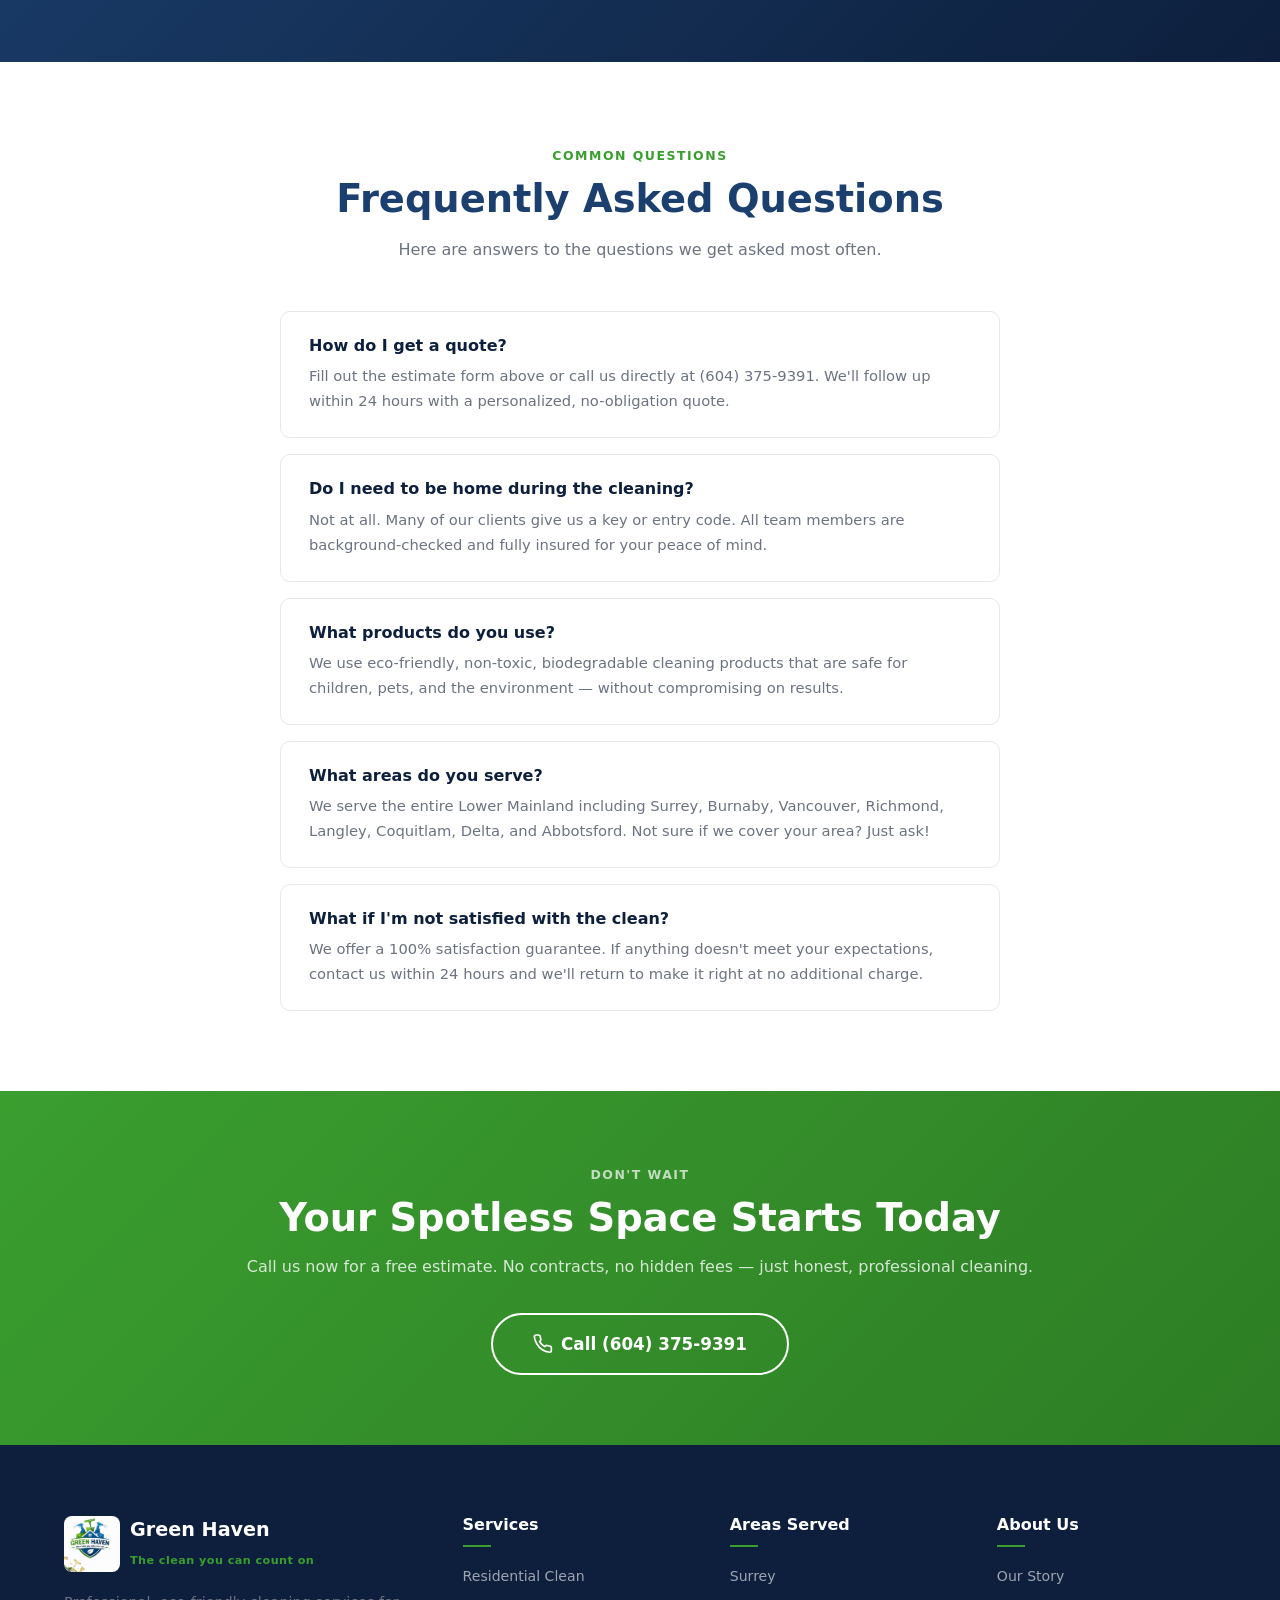
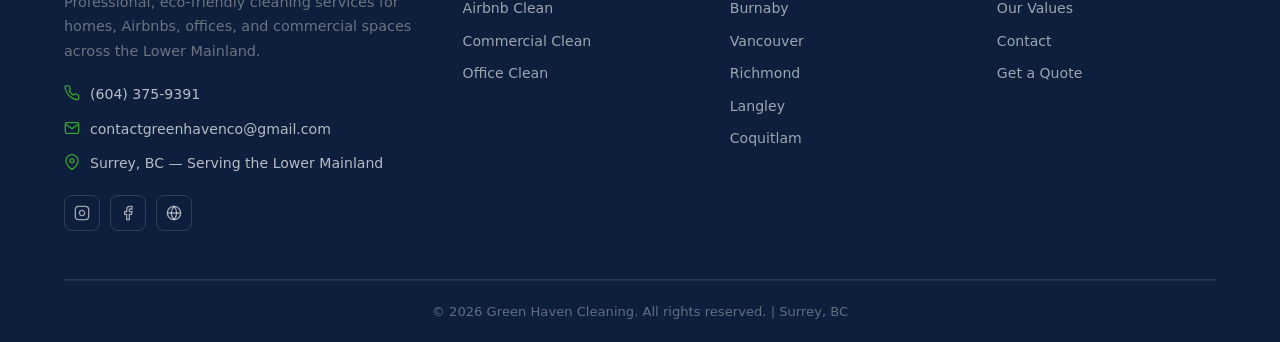
<file: Green-Haven/contact.html>
<!DOCTYPE html>
<html lang="en">
<head>
  <meta charset="UTF-8" />
  <meta name="viewport" content="width=device-width, initial-scale=1.0" />
  <meta name="description" content="Contact Green Haven Cleaning — get a free estimate, ask a question, or book your first clean in the Lower Mainland." />
  <title>Contact | Green Haven Cleaning</title>
  <link rel="stylesheet" href="style.css" />
  <link rel="icon" type="image/png" href="Green_Haven_Logo_HD.png" />
</head>
<body>

<!-- NAVIGATION -->
<header class="navbar">
  <div class="navbar__inner">
    <a href="index.html" class="navbar__logo">
      <img src="Green_Haven_Logo_HD.png" alt="Green Haven Logo" />
      <div class="navbar__logo-text">
        <span>Green Haven</span>
        <span>The clean you can count on</span>
      </div>
    </a>
    <nav class="navbar__links">
      <a href="index.html">Home</a>
      <a href="services.html">Services</a>
      <a href="about.html">About</a>
      <a href="contact.html">Contact</a>
    </nav>
    <div class="navbar__actions">
      <a href="tel:6043759391" class="navbar__phone">
        <svg xmlns="http://www.w3.org/2000/svg" width="16" height="16" viewBox="0 0 24 24" fill="none" stroke="currentColor" stroke-width="2"><path d="M22 16.92v3a2 2 0 0 1-2.18 2 19.79 19.79 0 0 1-8.63-3.07A19.5 19.5 0 0 1 4.69 12a19.79 19.79 0 0 1-3.07-8.67A2 2 0 0 1 3.6 1.24h3a2 2 0 0 1 2 1.72 12.84 12.84 0 0 0 .7 2.81 2 2 0 0 1-.45 2.11L7.91 9a16 16 0 0 0 6.09 6.09l1.13-.95a2 2 0 0 1 2.11-.45 12.84 12.84 0 0 0 2.81.7A2 2 0 0 1 22 16.92z"/></svg>
        (604) 375-9391
      </a>
      <a href="quote.html" class="btn btn-primary">FREE ESTIMATE</a>
    </div>
    <button class="navbar__hamburger" aria-label="Toggle menu"><span></span><span></span><span></span></button>
  </div>
  <nav class="navbar__mobile">
    <a href="index.html">Home</a>
    <a href="services.html">Services</a>
    <a href="about.html">About</a>
    <a href="contact.html">Contact</a>
    <a href="tel:6043759391">(604) 375-9391</a>
    <a href="contact.html" class="btn btn-primary" style="margin-top:8px;justify-content:center;">FREE ESTIMATE</a>
  </nav>
</header>

<!-- PAGE HERO -->
<section class="page-hero">
  <div class="container">
    <div class="page-hero__content fade-up">
      <div class="page-hero__breadcrumb">
        <a href="index.html">Home</a>
        <span>›</span>
        <span style="color:rgba(255,255,255,.8)">Contact</span>
      </div>
      <h1>Get in Touch</h1>
      <p>Ready for a cleaner space? Request a free estimate or ask us anything — we typically respond within a few hours.</p>
    </div>
  </div>
</section>

<!-- CONTACT MAIN -->
<section class="contact-section">
  <div class="container">
    <div class="contact__grid">

      <!-- Info column -->
      <div class="contact__info fade-up">
        <span class="section-label">Contact Us</span>
        <h2>Let's Connect</h2>
        <p>Whether you're ready to book or just have questions, we're here to help. Reach us by phone, email, or the form on this page.</p>

        <div class="contact__info-items">
          <div class="contact__info-item">
            <div class="contact__info-icon">
              <svg xmlns="http://www.w3.org/2000/svg" width="22" height="22" viewBox="0 0 24 24" fill="none" stroke="currentColor" stroke-width="2"><path d="M22 16.92v3a2 2 0 0 1-2.18 2 19.79 19.79 0 0 1-8.63-3.07A19.5 19.5 0 0 1 4.69 12a19.79 19.79 0 0 1-3.07-8.67A2 2 0 0 1 3.6 1.24h3a2 2 0 0 1 2 1.72 12.84 12.84 0 0 0 .7 2.81 2 2 0 0 1-.45 2.11L7.91 9a16 16 0 0 0 6.09 6.09l1.13-.95a2 2 0 0 1 2.11-.45 12.84 12.84 0 0 0 2.81.7A2 2 0 0 1 22 16.92z"/></svg>
            </div>
            <div>
              <strong>Phone</strong>
              <span><a href="tel:6043759391">(604) 375-9391</a></span>
            </div>
          </div>
          <div class="contact__info-item">
            <div class="contact__info-icon">
              <svg xmlns="http://www.w3.org/2000/svg" width="22" height="22" viewBox="0 0 24 24" fill="none" stroke="currentColor" stroke-width="2"><path d="M4 4h16c1.1 0 2 .9 2 2v12c0 1.1-.9 2-2 2H4c-1.1 0-2-.9-2-2V6c0-1.1.9-2 2-2z"/><polyline points="22,6 12,13 2,6"/></svg>
            </div>
            <div>
              <strong>Email</strong>
              <span><a href="mailto:contactgreenhavenco@gmail.com">contactgreenhavenco@gmail.com</a></span>
            </div>
          </div>
          <div class="contact__info-item">
            <div class="contact__info-icon">
              <svg xmlns="http://www.w3.org/2000/svg" width="22" height="22" viewBox="0 0 24 24" fill="none" stroke="currentColor" stroke-width="2"><path d="M21 10c0 7-9 13-9 13s-9-6-9-13a9 9 0 0 1 18 0z"/><circle cx="12" cy="10" r="3"/></svg>
            </div>
            <div>
              <strong>Address</strong>
              <span>Surrey, BC<br>Serving the Lower Mainland</span>
            </div>
          </div>
          <div class="contact__info-item">
            <div class="contact__info-icon">
              <svg xmlns="http://www.w3.org/2000/svg" width="22" height="22" viewBox="0 0 24 24" fill="none" stroke="currentColor" stroke-width="2"><circle cx="12" cy="12" r="10"/><polyline points="12 6 12 12 16 14"/></svg>
            </div>
            <div>
              <strong>Business Hours</strong>
              <span>Mon–Sat: 8:00 AM – 6:00 PM<br>Sunday: By Appointment</span>
            </div>
          </div>
        </div>

        <!-- Quick links -->
        <div style="margin-top:36px;">
          <p style="font-weight:700;color:var(--navy);margin-bottom:14px;font-size:.92rem;">Areas We Serve</p>
          <div style="display:flex;flex-wrap:wrap;gap:8px;">
            <span style="background:var(--gray);border-radius:50px;padding:5px 14px;font-size:.82rem;font-weight:600;color:var(--navy);">Surrey</span>
            <span style="background:var(--gray);border-radius:50px;padding:5px 14px;font-size:.82rem;font-weight:600;color:var(--navy);">Burnaby</span>
            <span style="background:var(--gray);border-radius:50px;padding:5px 14px;font-size:.82rem;font-weight:600;color:var(--navy);">Vancouver</span>
            <span style="background:var(--gray);border-radius:50px;padding:5px 14px;font-size:.82rem;font-weight:600;color:var(--navy);">Richmond</span>
            <span style="background:var(--gray);border-radius:50px;padding:5px 14px;font-size:.82rem;font-weight:600;color:var(--navy);">Langley</span>
            <span style="background:var(--gray);border-radius:50px;padding:5px 14px;font-size:.82rem;font-weight:600;color:var(--navy);">Coquitlam</span>
            <span style="background:var(--gray);border-radius:50px;padding:5px 14px;font-size:.82rem;font-weight:600;color:var(--navy);">Delta</span>
            <span style="background:var(--gray);border-radius:50px;padding:5px 14px;font-size:.82rem;font-weight:600;color:var(--navy);">Abbotsford</span>
          </div>
        </div>
      </div>

      <!-- Form column -->
      <div class="contact__form-box fade-up">
        <h3>Request a Free Estimate</h3>
        <form class="contact__form" id="contact-form" novalidate>
          <div class="row">
            <div class="form-group">
              <label for="c-fname">First Name <span style="color:var(--green)">*</span></label>
              <input type="text" id="c-fname" name="fname" placeholder="Jane" required />
            </div>
            <div class="form-group">
              <label for="c-lname">Last Name <span style="color:var(--green)">*</span></label>
              <input type="text" id="c-lname" name="lname" placeholder="Smith" required />
            </div>
          </div>
          <div class="row">
            <div class="form-group">
              <label for="c-email">Email <span style="color:var(--green)">*</span></label>
              <input type="email" id="c-email" name="email" placeholder="jane@example.com" required />
            </div>
            <div class="form-group">
              <label for="c-phone">Phone</label>
              <input type="tel" id="c-phone" name="phone" placeholder="(604) 000-0000" />
            </div>
          </div>
          <div class="form-group">
            <label for="c-service">Service Needed <span style="color:var(--green)">*</span></label>
            <select id="c-service" name="service" required>
              <option value="" disabled selected>Select a service…</option>
              <option>Residential Clean</option>
              <option>Airbnb Clean</option>
              <option>Commercial Clean</option>
              <option>Office Clean</option>
              <option>Not Sure — Need Advice</option>
            </select>
          </div>
          <div class="form-group">
            <label for="c-freq">Preferred Frequency</label>
            <select id="c-freq" name="freq">
              <option value="" disabled selected>How often?</option>
              <option>One-time only</option>
              <option>Weekly</option>
              <option>Bi-weekly</option>
              <option>Monthly</option>
              <option>Custom schedule</option>
            </select>
          </div>
          <div class="form-group">
            <label for="c-msg">Tell Us About Your Space</label>
            <textarea id="c-msg" name="message" placeholder="Approximate square footage, number of rooms, any special requirements, preferred dates/times…"></textarea>
          </div>
          <button type="submit" class="btn btn-primary" style="width:100%;justify-content:center;padding:16px;">
            <svg xmlns="http://www.w3.org/2000/svg" width="18" height="18" viewBox="0 0 24 24" fill="none" stroke="currentColor" stroke-width="2"><line x1="22" y1="2" x2="11" y2="13"/><polygon points="22 2 15 22 11 13 2 9 22 2"/></svg>
            Send My Request
          </button>
          <div class="success-msg" id="contact-success">
            <svg xmlns="http://www.w3.org/2000/svg" width="20" height="20" viewBox="0 0 24 24" fill="none" stroke="currentColor" stroke-width="2"><path d="M22 11.08V12a10 10 0 1 1-5.93-9.14"/><polyline points="22 4 12 14.01 9 11.01"/></svg>
            Thank you! We'll respond within 24 hours with your free estimate.
          </div>
        </form>
      </div>
    </div>
  </div>
</section>

<!-- MAP PLACEHOLDER -->
<section style="padding:0;background:var(--gray);">
  <div style="height:360px;background:linear-gradient(135deg,var(--blue) 0%,var(--navy) 100%);display:flex;flex-direction:column;align-items:center;justify-content:center;gap:16px;">
    <svg xmlns="http://www.w3.org/2000/svg" width="56" height="56" viewBox="0 0 24 24" fill="none" stroke="rgba(255,255,255,0.3)" stroke-width="1.2"><path d="M21 10c0 7-9 13-9 13s-9-6-9-13a9 9 0 0 1 18 0z"/><circle cx="12" cy="10" r="3"/></svg>
    <div style="text-align:center;">
      <p style="color:rgba(255,255,255,.8);font-weight:700;font-size:1.1rem;margin-bottom:4px;">Surrey, BC</p>
      <p style="color:rgba(255,255,255,.5);font-size:.9rem;">Serving the entire Lower Mainland</p>
      <a href="https://maps.google.com/?q=Surrey,BC" target="_blank" rel="noopener" class="btn btn-primary" style="margin-top:18px;">
        <svg xmlns="http://www.w3.org/2000/svg" width="16" height="16" viewBox="0 0 24 24" fill="none" stroke="currentColor" stroke-width="2"><path d="M21 10c0 7-9 13-9 13s-9-6-9-13a9 9 0 0 1 18 0z"/><circle cx="12" cy="10" r="3"/></svg>
        Open in Google Maps
      </a>
    </div>
  </div>
</section>

<!-- FAQ -->
<section style="background:var(--white);padding:80px 0;">
  <div class="container">
    <div class="text-center">
      <span class="section-label fade-up">Common Questions</span>
      <h2 class="section-title fade-up">Frequently Asked Questions</h2>
      <p class="section-sub fade-up">Here are answers to the questions we get asked most often.</p>
    </div>
    <div style="max-width:720px;margin:0 auto;display:flex;flex-direction:column;gap:16px;" class="stagger">
      <div class="faq-item" style="border:1.5px solid var(--border);border-radius:var(--radius);padding:24px 28px;">
        <h4 style="color:var(--navy);margin-bottom:8px;font-size:1rem;">How do I get a quote?</h4>
        <p style="margin:0;font-size:.92rem;">Fill out the estimate form above or call us directly at (604) 375-9391. We'll follow up within 24 hours with a personalized, no-obligation quote.</p>
      </div>
      <div class="faq-item" style="border:1.5px solid var(--border);border-radius:var(--radius);padding:24px 28px;">
        <h4 style="color:var(--navy);margin-bottom:8px;font-size:1rem;">Do I need to be home during the cleaning?</h4>
        <p style="margin:0;font-size:.92rem;">Not at all. Many of our clients give us a key or entry code. All team members are background-checked and fully insured for your peace of mind.</p>
      </div>
      <div class="faq-item" style="border:1.5px solid var(--border);border-radius:var(--radius);padding:24px 28px;">
        <h4 style="color:var(--navy);margin-bottom:8px;font-size:1rem;">What products do you use?</h4>
        <p style="margin:0;font-size:.92rem;">We use eco-friendly, non-toxic, biodegradable cleaning products that are safe for children, pets, and the environment — without compromising on results.</p>
      </div>
      <div class="faq-item" style="border:1.5px solid var(--border);border-radius:var(--radius);padding:24px 28px;">
        <h4 style="color:var(--navy);margin-bottom:8px;font-size:1rem;">What areas do you serve?</h4>
        <p style="margin:0;font-size:.92rem;">We serve the entire Lower Mainland including Surrey, Burnaby, Vancouver, Richmond, Langley, Coquitlam, Delta, and Abbotsford. Not sure if we cover your area? Just ask!</p>
      </div>
      <div class="faq-item" style="border:1.5px solid var(--border);border-radius:var(--radius);padding:24px 28px;">
        <h4 style="color:var(--navy);margin-bottom:8px;font-size:1rem;">What if I'm not satisfied with the clean?</h4>
        <p style="margin:0;font-size:.92rem;">We offer a 100% satisfaction guarantee. If anything doesn't meet your expectations, contact us within 24 hours and we'll return to make it right at no additional charge.</p>
      </div>
    </div>
  </div>
</section>

<!-- CTA BANNER -->
<section class="cta-banner">
  <div class="container">
    <span class="section-label" style="color:rgba(255,255,255,.7)">Don't Wait</span>
    <h2 class="fade-up">Your Spotless Space Starts Today</h2>
    <p class="fade-up">Call us now for a free estimate. No contracts, no hidden fees — just honest, professional cleaning.</p>
    <div class="fade-up">
      <a href="tel:6043759391" class="btn btn-outline" style="font-size:1.05rem;padding:16px 40px;">
        <svg xmlns="http://www.w3.org/2000/svg" width="20" height="20" viewBox="0 0 24 24" fill="none" stroke="currentColor" stroke-width="2"><path d="M22 16.92v3a2 2 0 0 1-2.18 2 19.79 19.79 0 0 1-8.63-3.07A19.5 19.5 0 0 1 4.69 12a19.79 19.79 0 0 1-3.07-8.67A2 2 0 0 1 3.6 1.24h3a2 2 0 0 1 2 1.72 12.84 12.84 0 0 0 .7 2.81 2 2 0 0 1-.45 2.11L7.91 9a16 16 0 0 0 6.09 6.09l1.13-.95a2 2 0 0 1 2.11-.45 12.84 12.84 0 0 0 2.81.7A2 2 0 0 1 22 16.92z"/></svg>
        Call (604) 375-9391
      </a>
    </div>
  </div>
</section>

<!-- FOOTER -->
<footer class="footer">
  <div class="container">
    <div class="footer__top">
      <div class="footer__brand">
        <div class="footer__brand-logo">
          <img src="Green_Haven_Logo_HD.png" alt="Green Haven Logo" />
          <div class="footer__brand-logo-text">
            <span>Green Haven</span>
            <span>The clean you can count on</span>
          </div>
        </div>
        <p>Professional, eco-friendly cleaning services for homes, Airbnbs, offices, and commercial spaces across the Lower Mainland.</p>
        <div class="footer__contact-item">
          <svg xmlns="http://www.w3.org/2000/svg" width="16" height="16" viewBox="0 0 24 24" fill="none" stroke="currentColor" stroke-width="2"><path d="M22 16.92v3a2 2 0 0 1-2.18 2 19.79 19.79 0 0 1-8.63-3.07A19.5 19.5 0 0 1 4.69 12a19.79 19.79 0 0 1-3.07-8.67A2 2 0 0 1 3.6 1.24h3a2 2 0 0 1 2 1.72 12.84 12.84 0 0 0 .7 2.81 2 2 0 0 1-.45 2.11L7.91 9a16 16 0 0 0 6.09 6.09l1.13-.95a2 2 0 0 1 2.11-.45 12.84 12.84 0 0 0 2.81.7A2 2 0 0 1 22 16.92z"/></svg>
          <a href="tel:6043759391">(604) 375-9391</a>
        </div>
        <div class="footer__contact-item">
          <svg xmlns="http://www.w3.org/2000/svg" width="16" height="16" viewBox="0 0 24 24" fill="none" stroke="currentColor" stroke-width="2"><path d="M4 4h16c1.1 0 2 .9 2 2v12c0 1.1-.9 2-2 2H4c-1.1 0-2-.9-2-2V6c0-1.1.9-2 2-2z"/><polyline points="22,6 12,13 2,6"/></svg>
          <a href="mailto:contactgreenhavenco@gmail.com">contactgreenhavenco@gmail.com</a>
        </div>
        <div class="footer__contact-item">
          <svg xmlns="http://www.w3.org/2000/svg" width="16" height="16" viewBox="0 0 24 24" fill="none" stroke="currentColor" stroke-width="2"><path d="M21 10c0 7-9 13-9 13s-9-6-9-13a9 9 0 0 1 18 0z"/><circle cx="12" cy="10" r="3"/></svg>
          <span>Surrey, BC — Serving the Lower Mainland</span>
        </div>
        <div class="footer__socials">
          <a href="#" class="footer__social-link" aria-label="Instagram"><svg xmlns="http://www.w3.org/2000/svg" width="16" height="16" viewBox="0 0 24 24" fill="none" stroke="currentColor" stroke-width="2"><rect x="2" y="2" width="20" height="20" rx="5" ry="5"/><path d="M16 11.37A4 4 0 1 1 12.63 8 4 4 0 0 1 16 11.37z"/><line x1="17.5" y1="6.5" x2="17.51" y2="6.5"/></svg></a>
          <a href="#" class="footer__social-link" aria-label="Facebook"><svg xmlns="http://www.w3.org/2000/svg" width="16" height="16" viewBox="0 0 24 24" fill="none" stroke="currentColor" stroke-width="2"><path d="M18 2h-3a5 5 0 0 0-5 5v3H7v4h3v8h4v-8h3l1-4h-4V7a1 1 0 0 1 1-1h3z"/></svg></a>
          <a href="#" class="footer__social-link" aria-label="Google"><svg xmlns="http://www.w3.org/2000/svg" width="16" height="16" viewBox="0 0 24 24" fill="none" stroke="currentColor" stroke-width="2"><circle cx="12" cy="12" r="10"/><line x1="2" y1="12" x2="22" y2="12"/><path d="M12 2a15.3 15.3 0 0 1 4 10 15.3 15.3 0 0 1-4 10 15.3 15.3 0 0 1-4-10 15.3 15.3 0 0 1 4-10z"/></svg></a>
        </div>
      </div>
      <div class="footer__col">
        <h4>Services</h4>
        <a href="services.html">Residential Clean</a>
        <a href="services.html">Airbnb Clean</a>
        <a href="services.html">Commercial Clean</a>
        <a href="services.html">Office Clean</a>
      </div>
      <div class="footer__col">
        <h4>Areas Served</h4>
        <a href="#">Surrey</a>
        <a href="#">Burnaby</a>
        <a href="#">Vancouver</a>
        <a href="#">Richmond</a>
        <a href="#">Langley</a>
        <a href="#">Coquitlam</a>
      </div>
      <div class="footer__col">
        <h4>About Us</h4>
        <a href="about.html">Our Story</a>
        <a href="about.html">Our Values</a>
        <a href="contact.html">Contact</a>
        <a href="contact.html">Get a Quote</a>
      </div>
    </div>
    <div class="footer__bottom">&copy; 2026 Green Haven Cleaning. All rights reserved. | Surrey, BC</div>
  </div>
</footer>

<button class="scroll-top" aria-label="Scroll to top">
  <svg xmlns="http://www.w3.org/2000/svg" width="20" height="20" viewBox="0 0 24 24" fill="none" stroke="currentColor" stroke-width="2.5"><polyline points="18 15 12 9 6 15"/></svg>
</button>

<script src="script.js"></script>
</body>
</html>
</file>
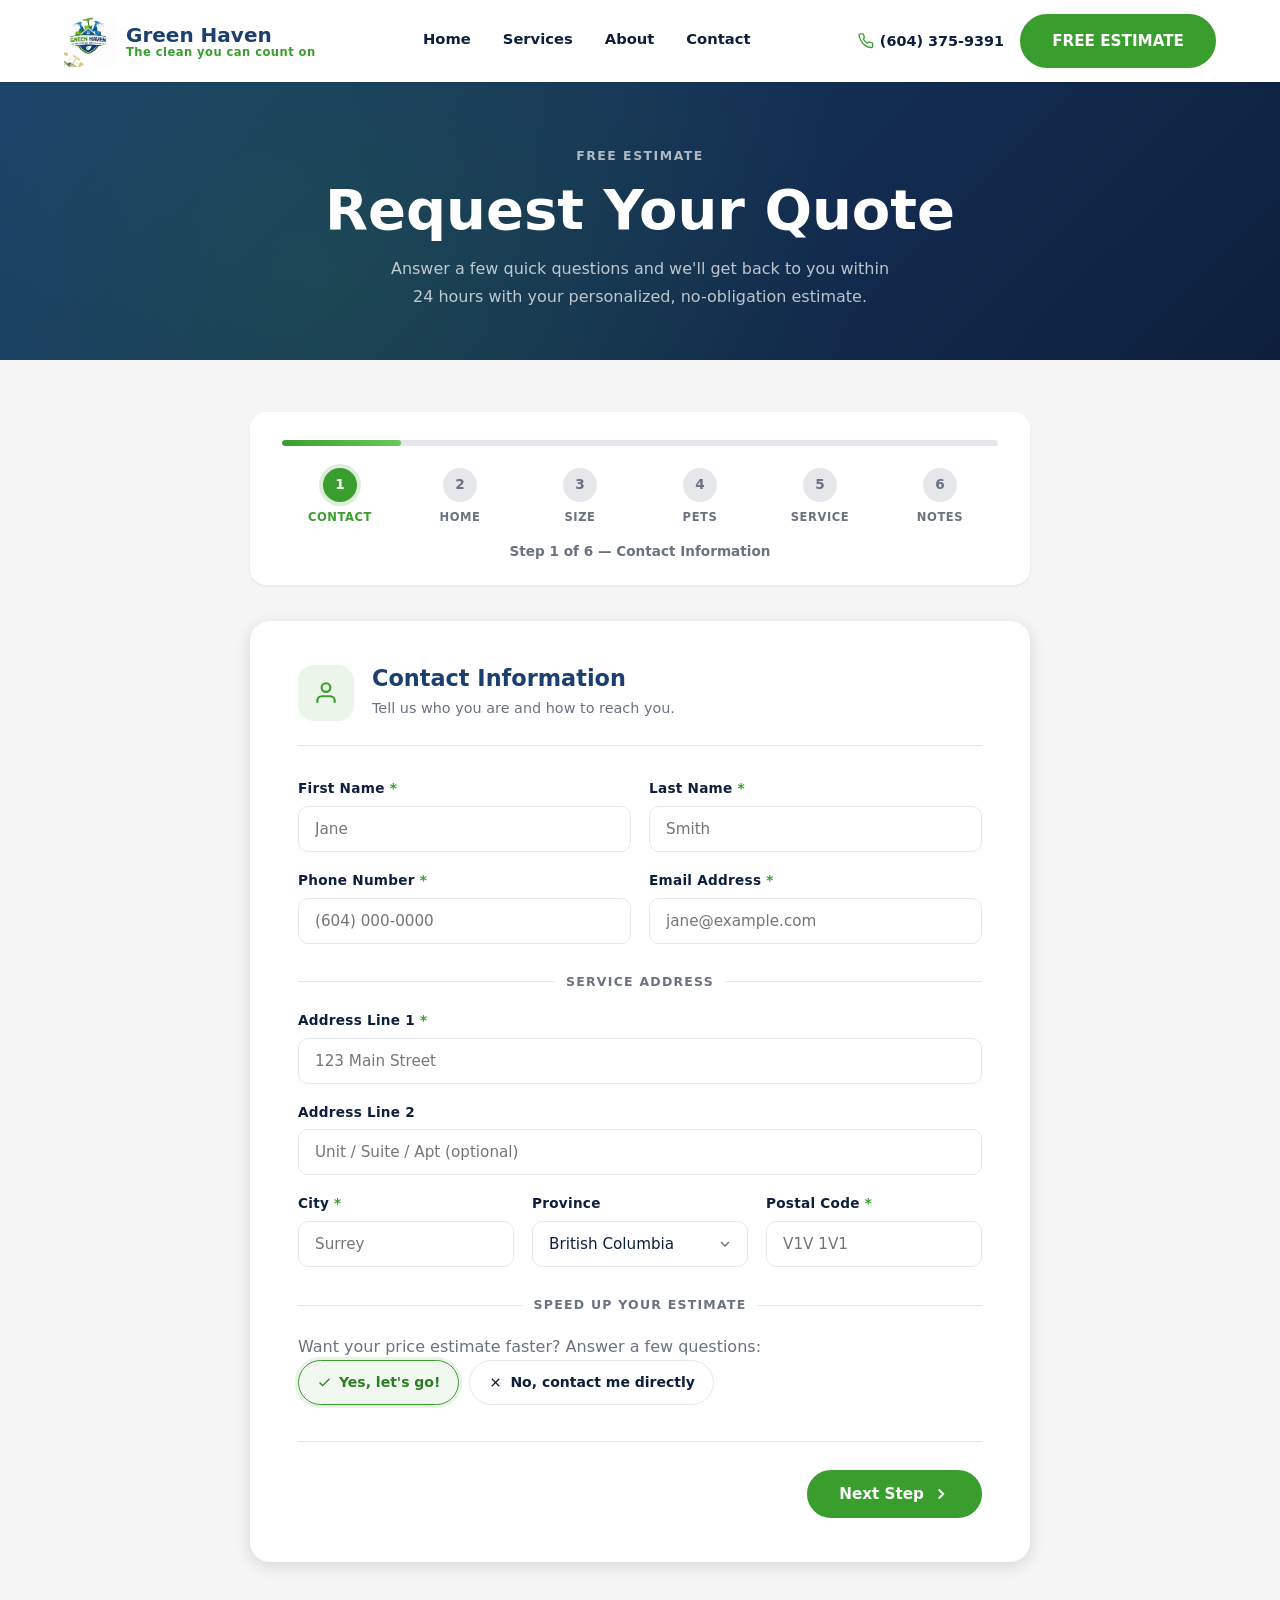
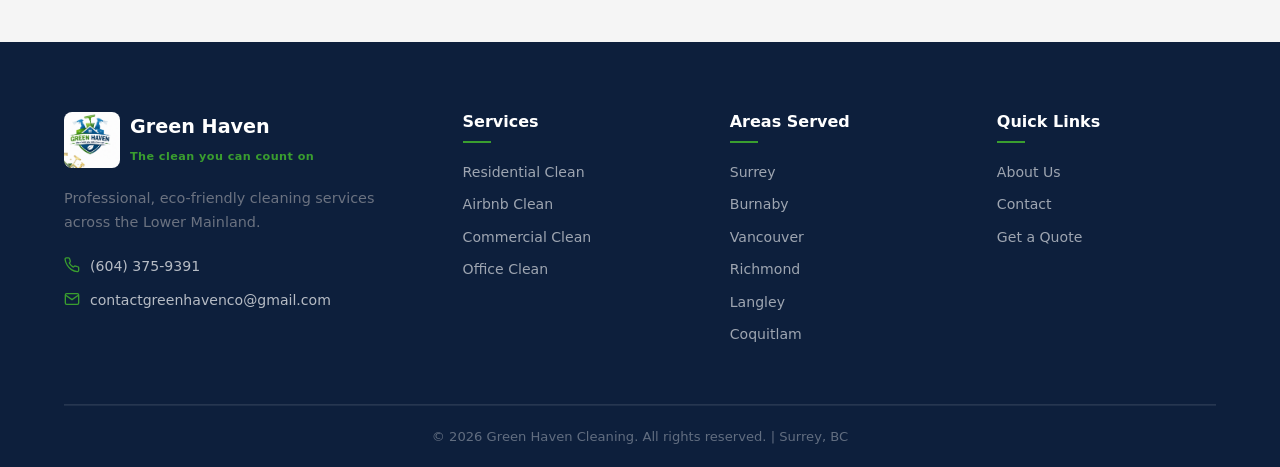
<file: Green-Haven/quote.html>
<!DOCTYPE html>
<html lang="en">
<head>
  <meta charset="UTF-8" />
  <meta name="viewport" content="width=device-width, initial-scale=1.0" />
  <meta name="description" content="Request a quote from Green Haven Cleaning — fast, free, no obligation." />
  <title>Request a Quote | Green Haven Cleaning</title>
  <link rel="stylesheet" href="style.css" />
  <link rel="stylesheet" href="quote.css" />
  <link rel="icon" type="image/png" href="Green_Haven_Logo_HD.png" />
</head>
<body>

<!-- NAVIGATION -->
<header class="navbar">
  <div class="navbar__inner">
    <a href="index.html" class="navbar__logo">
      <img src="Green_Haven_Logo_HD.png" alt="Green Haven Logo" />
      <div class="navbar__logo-text">
        <span>Green Haven</span>
        <span>The clean you can count on</span>
      </div>
    </a>
    <nav class="navbar__links">
      <a href="index.html">Home</a>
      <a href="services.html">Services</a>
      <a href="about.html">About</a>
      <a href="contact.html">Contact</a>
    </nav>
    <div class="navbar__actions">
      <a href="tel:6043759391" class="navbar__phone">
        <svg xmlns="http://www.w3.org/2000/svg" width="16" height="16" viewBox="0 0 24 24" fill="none" stroke="currentColor" stroke-width="2"><path d="M22 16.92v3a2 2 0 0 1-2.18 2 19.79 19.79 0 0 1-8.63-3.07A19.5 19.5 0 0 1 4.69 12a19.79 19.79 0 0 1-3.07-8.67A2 2 0 0 1 3.6 1.24h3a2 2 0 0 1 2 1.72 12.84 12.84 0 0 0 .7 2.81 2 2 0 0 1-.45 2.11L7.91 9a16 16 0 0 0 6.09 6.09l1.13-.95a2 2 0 0 1 2.11-.45 12.84 12.84 0 0 0 2.81.7A2 2 0 0 1 22 16.92z"/></svg>
        (604) 375-9391
      </a>
      <a href="quote.html" class="btn btn-primary">FREE ESTIMATE</a>
    </div>
    <button class="navbar__hamburger" aria-label="Toggle menu"><span></span><span></span><span></span></button>
  </div>
  <nav class="navbar__mobile">
    <a href="index.html">Home</a>
    <a href="services.html">Services</a>
    <a href="about.html">About</a>
    <a href="contact.html">Contact</a>
    <a href="tel:6043759391">(604) 375-9391</a>
    <a href="quote.html" class="btn btn-primary" style="margin-top:8px;justify-content:center;">FREE ESTIMATE</a>
  </nav>
</header>

<!-- PAGE HERO (compact) -->
<section class="qp-hero">
  <div class="container">
    <div class="qp-hero__inner fade-up">
      <span class="section-label" style="color:rgba(255,255,255,.65)">Free Estimate</span>
      <h1>Request Your Quote</h1>
      <p>Answer a few quick questions and we'll get back to you within 24 hours with your personalized, no-obligation estimate.</p>
    </div>
  </div>
</section>

<!-- QUOTE FORM WRAPPER -->
<section class="qp-section">
  <div class="container">

    <!-- Progress Indicator -->
    <div class="qp-progress" id="qp-progress">
      <div class="qp-progress__bar-wrap">
        <div class="qp-progress__bar" id="qp-bar"></div>
      </div>
      <div class="qp-progress__steps" id="qp-steps-indicator">
        <div class="qp-progress__step active" data-step="1">
          <div class="qp-progress__dot">1</div>
          <span>Contact</span>
        </div>
        <div class="qp-progress__step" data-step="2">
          <div class="qp-progress__dot">2</div>
          <span>Home</span>
        </div>
        <div class="qp-progress__step" data-step="3">
          <div class="qp-progress__dot">3</div>
          <span>Size</span>
        </div>
        <div class="qp-progress__step" data-step="4">
          <div class="qp-progress__dot">4</div>
          <span>Pets</span>
        </div>
        <div class="qp-progress__step" data-step="5">
          <div class="qp-progress__dot">5</div>
          <span>Service</span>
        </div>
        <div class="qp-progress__step" data-step="6">
          <div class="qp-progress__dot">6</div>
          <span>Notes</span>
        </div>
      </div>
      <p class="qp-progress__label" id="qp-label">Step 1 of 6 — Contact Information</p>
    </div>

    <!-- Form Card -->
    <div class="qp-card">
      <form id="quote-form" novalidate>

        <!-- ==============================
             STEP 1 — Contact Info
             ============================== -->
        <div class="qp-step active" id="step-1">
          <div class="qp-step__header">
            <div class="qp-step__icon">
              <svg xmlns="http://www.w3.org/2000/svg" width="26" height="26" viewBox="0 0 24 24" fill="none" stroke="currentColor" stroke-width="2"><path d="M20 21v-2a4 4 0 0 0-4-4H8a4 4 0 0 0-4 4v2"/><circle cx="12" cy="7" r="4"/></svg>
            </div>
            <div>
              <h2>Contact Information</h2>
              <p>Tell us who you are and how to reach you.</p>
            </div>
          </div>

          <div class="qp-grid-2">
            <div class="form-group">
              <label for="q-fname">First Name <span class="req">*</span></label>
              <input type="text" id="q-fname" name="fname" placeholder="Jane" required />
            </div>
            <div class="form-group">
              <label for="q-lname">Last Name <span class="req">*</span></label>
              <input type="text" id="q-lname" name="lname" placeholder="Smith" required />
            </div>
            <div class="form-group">
              <label for="q-phone">Phone Number <span class="req">*</span></label>
              <input type="tel" id="q-phone" name="phone" placeholder="(604) 000-0000" required />
            </div>
            <div class="form-group">
              <label for="q-email">Email Address <span class="req">*</span></label>
              <input type="email" id="q-email" name="email" placeholder="jane@example.com" required />
            </div>
          </div>

          <div class="qp-divider">
            <span>Service Address</span>
          </div>

          <div class="qp-grid-1">
            <div class="form-group">
              <label for="q-addr1">Address Line 1 <span class="req">*</span></label>
              <input type="text" id="q-addr1" name="addr1" placeholder="123 Main Street" required />
            </div>
            <div class="form-group">
              <label for="q-addr2">Address Line 2</label>
              <input type="text" id="q-addr2" name="addr2" placeholder="Unit / Suite / Apt (optional)" />
            </div>
          </div>

          <div class="qp-grid-3">
            <div class="form-group">
              <label for="q-city">City <span class="req">*</span></label>
              <input type="text" id="q-city" name="city" placeholder="Surrey" required />
            </div>
            <div class="form-group">
              <label for="q-province">Province</label>
              <select id="q-province" name="province">
                <option value="BC" selected>British Columbia</option>
                <option value="AB">Alberta</option>
                <option value="ON">Ontario</option>
                <option value="QC">Quebec</option>
                <option value="SK">Saskatchewan</option>
                <option value="MB">Manitoba</option>
                <option value="NB">New Brunswick</option>
                <option value="NS">Nova Scotia</option>
                <option value="PE">PEI</option>
                <option value="NL">Newfoundland</option>
              </select>
            </div>
            <div class="form-group">
              <label for="q-postal">Postal Code <span class="req">*</span></label>
              <input type="text" id="q-postal" name="postal" placeholder="V1V 1V1" maxlength="7" required />
            </div>
          </div>

          <div class="qp-divider">
            <span>Speed Up Your Estimate</span>
          </div>

          <div class="qp-radio-question">
            <p class="qp-radio-question__label">Want your price estimate faster? Answer a few questions:</p>
            <div class="qp-radio-group qp-radio-group--inline">
              <label class="radio-card radio-card--sm">
                <input type="radio" name="fast-estimate" value="yes" checked />
                <div class="radio-card__body">
                  <svg xmlns="http://www.w3.org/2000/svg" width="18" height="18" viewBox="0 0 24 24" fill="none" stroke="currentColor" stroke-width="2"><polyline points="20 6 9 17 4 12"/></svg>
                  Yes, let's go!
                </div>
              </label>
              <label class="radio-card radio-card--sm">
                <input type="radio" name="fast-estimate" value="no" />
                <div class="radio-card__body">
                  <svg xmlns="http://www.w3.org/2000/svg" width="18" height="18" viewBox="0 0 24 24" fill="none" stroke="currentColor" stroke-width="2"><line x1="18" y1="6" x2="6" y2="18"/><line x1="6" y1="6" x2="18" y2="18"/></svg>
                  No, contact me directly
                </div>
              </label>
            </div>
          </div>
        </div>

        <!-- ==============================
             STEP 2 — Home Details
             ============================== -->
        <div class="qp-step" id="step-2">
          <div class="qp-step__header">
            <div class="qp-step__icon">
              <svg xmlns="http://www.w3.org/2000/svg" width="26" height="26" viewBox="0 0 24 24" fill="none" stroke="currentColor" stroke-width="2"><path d="M3 9l9-7 9 7v11a2 2 0 0 1-2 2H5a2 2 0 0 1-2-2z"/><polyline points="9 22 9 12 15 12 15 22"/></svg>
            </div>
            <div>
              <h2>Home Details</h2>
              <p>Help us understand your space so we can give you an accurate estimate.</p>
            </div>
          </div>

          <div class="qp-counters">
            <div class="qp-counter-item">
              <div class="qp-counter-item__info">
                <span class="qp-counter-item__label">Bedrooms</span>
                <span class="qp-counter-item__sub">How many bedrooms?</span>
              </div>
              <div class="counter-input">
                <button type="button" class="counter-btn" data-action="dec" data-target="bedrooms" aria-label="Decrease">
                  <svg xmlns="http://www.w3.org/2000/svg" width="18" height="18" viewBox="0 0 24 24" fill="none" stroke="currentColor" stroke-width="2.5"><line x1="5" y1="12" x2="19" y2="12"/></svg>
                </button>
                <input type="number" id="bedrooms" name="bedrooms" value="2" min="0" max="20" readonly />
                <button type="button" class="counter-btn" data-action="inc" data-target="bedrooms" aria-label="Increase">
                  <svg xmlns="http://www.w3.org/2000/svg" width="18" height="18" viewBox="0 0 24 24" fill="none" stroke="currentColor" stroke-width="2.5"><line x1="12" y1="5" x2="12" y2="19"/><line x1="5" y1="12" x2="19" y2="12"/></svg>
                </button>
              </div>
            </div>

            <div class="qp-counter-item">
              <div class="qp-counter-item__info">
                <span class="qp-counter-item__label">Half Baths</span>
                <span class="qp-counter-item__sub">Toilet &amp; sink only</span>
              </div>
              <div class="counter-input">
                <button type="button" class="counter-btn" data-action="dec" data-target="half-baths" aria-label="Decrease">
                  <svg xmlns="http://www.w3.org/2000/svg" width="18" height="18" viewBox="0 0 24 24" fill="none" stroke="currentColor" stroke-width="2.5"><line x1="5" y1="12" x2="19" y2="12"/></svg>
                </button>
                <input type="number" id="half-baths" name="half-baths" value="0" min="0" max="10" readonly />
                <button type="button" class="counter-btn" data-action="inc" data-target="half-baths" aria-label="Increase">
                  <svg xmlns="http://www.w3.org/2000/svg" width="18" height="18" viewBox="0 0 24 24" fill="none" stroke="currentColor" stroke-width="2.5"><line x1="12" y1="5" x2="12" y2="19"/><line x1="5" y1="12" x2="19" y2="12"/></svg>
                </button>
              </div>
            </div>

            <div class="qp-counter-item">
              <div class="qp-counter-item__info">
                <span class="qp-counter-item__label">Full Baths</span>
                <span class="qp-counter-item__sub">Tub or shower included</span>
              </div>
              <div class="counter-input">
                <button type="button" class="counter-btn" data-action="dec" data-target="full-baths" aria-label="Decrease">
                  <svg xmlns="http://www.w3.org/2000/svg" width="18" height="18" viewBox="0 0 24 24" fill="none" stroke="currentColor" stroke-width="2.5"><line x1="5" y1="12" x2="19" y2="12"/></svg>
                </button>
                <input type="number" id="full-baths" name="full-baths" value="1" min="0" max="10" readonly />
                <button type="button" class="counter-btn" data-action="inc" data-target="full-baths" aria-label="Increase">
                  <svg xmlns="http://www.w3.org/2000/svg" width="18" height="18" viewBox="0 0 24 24" fill="none" stroke="currentColor" stroke-width="2.5"><line x1="12" y1="5" x2="12" y2="19"/><line x1="5" y1="12" x2="19" y2="12"/></svg>
                </button>
              </div>
            </div>
          </div>

          <div class="qp-divider"><span>Additional Rooms</span></div>
          <p class="qp-hint">Select any rooms beyond the standard bedrooms &amp; bathrooms.</p>
          <div class="qp-checkbox-grid">
            <label class="checkbox-card">
              <input type="checkbox" name="extra-rooms" value="Office" />
              <div class="checkbox-card__body">
                <svg xmlns="http://www.w3.org/2000/svg" width="20" height="20" viewBox="0 0 24 24" fill="none" stroke="currentColor" stroke-width="2"><rect x="2" y="3" width="20" height="14" rx="2"/><line x1="8" y1="21" x2="16" y2="21"/><line x1="12" y1="17" x2="12" y2="21"/></svg>
                <span>Office</span>
                <div class="checkbox-card__check">
                  <svg xmlns="http://www.w3.org/2000/svg" width="12" height="12" viewBox="0 0 24 24" fill="none" stroke="currentColor" stroke-width="3"><polyline points="20 6 9 17 4 12"/></svg>
                </div>
              </div>
            </label>
            <label class="checkbox-card">
              <input type="checkbox" name="extra-rooms" value="Dining Room" />
              <div class="checkbox-card__body">
                <svg xmlns="http://www.w3.org/2000/svg" width="20" height="20" viewBox="0 0 24 24" fill="none" stroke="currentColor" stroke-width="2"><path d="M3 2v7c0 1.1.9 2 2 2h4a2 2 0 0 0 2-2V2"/><path d="M7 2v20"/><path d="M21 15V2a5 5 0 0 0-5 5v6c0 1.1.9 2 2 2h3Zm0 0v7"/></svg>
                <span>Dining Room</span>
                <div class="checkbox-card__check">
                  <svg xmlns="http://www.w3.org/2000/svg" width="12" height="12" viewBox="0 0 24 24" fill="none" stroke="currentColor" stroke-width="3"><polyline points="20 6 9 17 4 12"/></svg>
                </div>
              </div>
            </label>
            <label class="checkbox-card">
              <input type="checkbox" name="extra-rooms" value="Laundry Room" />
              <div class="checkbox-card__body">
                <svg xmlns="http://www.w3.org/2000/svg" width="20" height="20" viewBox="0 0 24 24" fill="none" stroke="currentColor" stroke-width="2"><rect x="2" y="2" width="20" height="20" rx="2"/><circle cx="12" cy="13" r="5"/><path d="M6 6h.01"/><path d="M9 6h.01"/></svg>
                <span>Laundry Room</span>
                <div class="checkbox-card__check">
                  <svg xmlns="http://www.w3.org/2000/svg" width="12" height="12" viewBox="0 0 24 24" fill="none" stroke="currentColor" stroke-width="3"><polyline points="20 6 9 17 4 12"/></svg>
                </div>
              </div>
            </label>
            <label class="checkbox-card">
              <input type="checkbox" name="extra-rooms" value="Family Room" />
              <div class="checkbox-card__body">
                <svg xmlns="http://www.w3.org/2000/svg" width="20" height="20" viewBox="0 0 24 24" fill="none" stroke="currentColor" stroke-width="2"><path d="M20.84 4.61a5.5 5.5 0 0 0-7.78 0L12 5.67l-1.06-1.06a5.5 5.5 0 0 0-7.78 7.78l1.06 1.06L12 21.23l7.78-7.78 1.06-1.06a5.5 5.5 0 0 0 0-7.78z"/></svg>
                <span>Family Room</span>
                <div class="checkbox-card__check">
                  <svg xmlns="http://www.w3.org/2000/svg" width="12" height="12" viewBox="0 0 24 24" fill="none" stroke="currentColor" stroke-width="3"><polyline points="20 6 9 17 4 12"/></svg>
                </div>
              </div>
            </label>
            <label class="checkbox-card">
              <input type="checkbox" name="extra-rooms" value="Playroom" />
              <div class="checkbox-card__body">
                <svg xmlns="http://www.w3.org/2000/svg" width="20" height="20" viewBox="0 0 24 24" fill="none" stroke="currentColor" stroke-width="2"><circle cx="12" cy="12" r="10"/><path d="M8 14s1.5 2 4 2 4-2 4-2"/><line x1="9" y1="9" x2="9.01" y2="9"/><line x1="15" y1="9" x2="15.01" y2="9"/></svg>
                <span>Playroom</span>
                <div class="checkbox-card__check">
                  <svg xmlns="http://www.w3.org/2000/svg" width="12" height="12" viewBox="0 0 24 24" fill="none" stroke="currentColor" stroke-width="3"><polyline points="20 6 9 17 4 12"/></svg>
                </div>
              </div>
            </label>
            <label class="checkbox-card">
              <input type="checkbox" name="extra-rooms" value="Other" />
              <div class="checkbox-card__body">
                <svg xmlns="http://www.w3.org/2000/svg" width="20" height="20" viewBox="0 0 24 24" fill="none" stroke="currentColor" stroke-width="2"><circle cx="12" cy="12" r="1"/><circle cx="19" cy="12" r="1"/><circle cx="5" cy="12" r="1"/></svg>
                <span>Other</span>
                <div class="checkbox-card__check">
                  <svg xmlns="http://www.w3.org/2000/svg" width="12" height="12" viewBox="0 0 24 24" fill="none" stroke="currentColor" stroke-width="3"><polyline points="20 6 9 17 4 12"/></svg>
                </div>
              </div>
            </label>
          </div>
        </div>

        <!-- ==============================
             STEP 3 — Home Size
             ============================== -->
        <div class="qp-step" id="step-3">
          <div class="qp-step__header">
            <div class="qp-step__icon">
              <svg xmlns="http://www.w3.org/2000/svg" width="26" height="26" viewBox="0 0 24 24" fill="none" stroke="currentColor" stroke-width="2"><path d="M3 3h7v7H3zM14 3h7v7h-7zM14 14h7v7h-7zM3 14h7v7H3z"/></svg>
            </div>
            <div>
              <h2>Home Size</h2>
              <p>A few more details to help us estimate accurately.</p>
            </div>
          </div>

          <div class="form-group" style="max-width:320px;">
            <label for="q-sqft">Square Footage <span class="qp-optional">(optional)</span></label>
            <input type="number" id="q-sqft" name="sqft" placeholder="e.g. 1500" min="0" />
          </div>

          <div class="qp-counters" style="margin-top:28px;">
            <div class="qp-counter-item">
              <div class="qp-counter-item__info">
                <span class="qp-counter-item__label">Number of Floors</span>
                <span class="qp-counter-item__sub">Including basement</span>
              </div>
              <div class="counter-input">
                <button type="button" class="counter-btn" data-action="dec" data-target="floors" aria-label="Decrease">
                  <svg xmlns="http://www.w3.org/2000/svg" width="18" height="18" viewBox="0 0 24 24" fill="none" stroke="currentColor" stroke-width="2.5"><line x1="5" y1="12" x2="19" y2="12"/></svg>
                </button>
                <input type="number" id="floors" name="floors" value="1" min="1" max="10" readonly />
                <button type="button" class="counter-btn" data-action="inc" data-target="floors" aria-label="Increase">
                  <svg xmlns="http://www.w3.org/2000/svg" width="18" height="18" viewBox="0 0 24 24" fill="none" stroke="currentColor" stroke-width="2.5"><line x1="12" y1="5" x2="12" y2="19"/><line x1="5" y1="12" x2="19" y2="12"/></svg>
                </button>
              </div>
            </div>

            <div class="qp-counter-item">
              <div class="qp-counter-item__info">
                <span class="qp-counter-item__label">Carpeted Rooms</span>
                <span class="qp-counter-item__sub">Rooms with carpet flooring</span>
              </div>
              <div class="counter-input">
                <button type="button" class="counter-btn" data-action="dec" data-target="carpet-rooms" aria-label="Decrease">
                  <svg xmlns="http://www.w3.org/2000/svg" width="18" height="18" viewBox="0 0 24 24" fill="none" stroke="currentColor" stroke-width="2.5"><line x1="5" y1="12" x2="19" y2="12"/></svg>
                </button>
                <input type="number" id="carpet-rooms" name="carpet-rooms" value="0" min="0" max="20" readonly />
                <button type="button" class="counter-btn" data-action="inc" data-target="carpet-rooms" aria-label="Increase">
                  <svg xmlns="http://www.w3.org/2000/svg" width="18" height="18" viewBox="0 0 24 24" fill="none" stroke="currentColor" stroke-width="2.5"><line x1="12" y1="5" x2="12" y2="19"/><line x1="5" y1="12" x2="19" y2="12"/></svg>
                </button>
              </div>
            </div>

            <div class="qp-counter-item">
              <div class="qp-counter-item__info">
                <span class="qp-counter-item__label">People in Home</span>
                <span class="qp-counter-item__sub">Adults &amp; children combined</span>
              </div>
              <div class="counter-input">
                <button type="button" class="counter-btn" data-action="dec" data-target="people" aria-label="Decrease">
                  <svg xmlns="http://www.w3.org/2000/svg" width="18" height="18" viewBox="0 0 24 24" fill="none" stroke="currentColor" stroke-width="2.5"><line x1="5" y1="12" x2="19" y2="12"/></svg>
                </button>
                <input type="number" id="people" name="people" value="1" min="1" max="20" readonly />
                <button type="button" class="counter-btn" data-action="inc" data-target="people" aria-label="Increase">
                  <svg xmlns="http://www.w3.org/2000/svg" width="18" height="18" viewBox="0 0 24 24" fill="none" stroke="currentColor" stroke-width="2.5"><line x1="12" y1="5" x2="12" y2="19"/><line x1="5" y1="12" x2="19" y2="12"/></svg>
                </button>
              </div>
            </div>
          </div>
        </div>

        <!-- ==============================
             STEP 4 — Pets
             ============================== -->
        <div class="qp-step" id="step-4">
          <div class="qp-step__header">
            <div class="qp-step__icon">
              <svg xmlns="http://www.w3.org/2000/svg" width="26" height="26" viewBox="0 0 24 24" fill="none" stroke="currentColor" stroke-width="2"><path d="M10 5.172C10 3.782 8.423 2.679 6.5 3c-2.823.47-4.113 6.006-4 7 .08.703 1.725 1.722 3.656 1 1.261-.472 1.96-1.45 2.344-2.5"/><path d="M14.267 5.172c0-1.39 1.577-2.493 3.5-2.172 2.823.47 4.113 6.006 4 7-.08.703-1.725 1.722-3.656 1-1.261-.472-1.96-1.45-2.344-2.5"/><path d="M8 14v.5"/><path d="M16 14v.5"/><path d="M11.25 16.25h1.5L12 17l-.75-.75z"/><path d="M4.42 11.247A13.152 13.152 0 0 0 4 14.556C4 18.728 7.582 21 12 21s8-2.272 8-6.444c0-1.061-.162-2.2-.493-3.309m-9.243-6.082A8.801 8.801 0 0 1 12 5c.78 0 1.5.108 2.161.306"/></svg>
            </div>
            <div>
              <h2>Pets</h2>
              <p>We love pets! Knowing about them helps us plan accordingly.</p>
            </div>
          </div>

          <p class="qp-question-label">Do you have pets in your home?</p>
          <div class="qp-radio-group">
            <label class="radio-card">
              <input type="radio" name="has-pets" value="yes" id="pets-yes" />
              <div class="radio-card__body">
                <div class="radio-card__icon">
                  <svg xmlns="http://www.w3.org/2000/svg" width="28" height="28" viewBox="0 0 24 24" fill="none" stroke="currentColor" stroke-width="1.8"><path d="M10 5.172C10 3.782 8.423 2.679 6.5 3c-2.823.47-4.113 6.006-4 7 .08.703 1.725 1.722 3.656 1 1.261-.472 1.96-1.45 2.344-2.5"/><path d="M14.267 5.172c0-1.39 1.577-2.493 3.5-2.172 2.823.47 4.113 6.006 4 7-.08.703-1.725 1.722-3.656 1-1.261-.472-1.96-1.45-2.344-2.5"/><path d="M8 14v.5"/><path d="M16 14v.5"/></svg>
                </div>
                <span class="radio-card__title">Yes, I have pets</span>
                <span class="radio-card__sub">We'll bring pet-safe products</span>
              </div>
            </label>
            <label class="radio-card">
              <input type="radio" name="has-pets" value="no" id="pets-no" checked />
              <div class="radio-card__body">
                <div class="radio-card__icon">
                  <svg xmlns="http://www.w3.org/2000/svg" width="28" height="28" viewBox="0 0 24 24" fill="none" stroke="currentColor" stroke-width="1.8"><circle cx="12" cy="12" r="10"/><line x1="15" y1="9" x2="9" y2="15"/><line x1="9" y1="9" x2="15" y2="15"/></svg>
                </div>
                <span class="radio-card__title">No pets</span>
                <span class="radio-card__sub">Standard products apply</span>
              </div>
            </label>
          </div>

          <div class="qp-pet-count" id="pet-count-section" style="display:none;">
            <div class="qp-counters" style="margin-top:0;">
              <div class="qp-counter-item">
                <div class="qp-counter-item__info">
                  <span class="qp-counter-item__label">Number of Pets</span>
                  <span class="qp-counter-item__sub">All pets combined</span>
                </div>
                <div class="counter-input">
                  <button type="button" class="counter-btn" data-action="dec" data-target="num-pets" aria-label="Decrease">
                    <svg xmlns="http://www.w3.org/2000/svg" width="18" height="18" viewBox="0 0 24 24" fill="none" stroke="currentColor" stroke-width="2.5"><line x1="5" y1="12" x2="19" y2="12"/></svg>
                  </button>
                  <input type="number" id="num-pets" name="num-pets" value="1" min="1" max="20" readonly />
                  <button type="button" class="counter-btn" data-action="inc" data-target="num-pets" aria-label="Increase">
                    <svg xmlns="http://www.w3.org/2000/svg" width="18" height="18" viewBox="0 0 24 24" fill="none" stroke="currentColor" stroke-width="2.5"><line x1="12" y1="5" x2="12" y2="19"/><line x1="5" y1="12" x2="19" y2="12"/></svg>
                  </button>
                </div>
              </div>
            </div>
          </div>
        </div>

        <!-- ==============================
             STEP 5 — Service Type
             ============================== -->
        <div class="qp-step" id="step-5">
          <div class="qp-step__header">
            <div class="qp-step__icon">
              <svg xmlns="http://www.w3.org/2000/svg" width="26" height="26" viewBox="0 0 24 24" fill="none" stroke="currentColor" stroke-width="2"><path d="M14.5 10c-.83 0-1.5-.67-1.5-1.5v-5c0-.83.67-1.5 1.5-1.5s1.5.67 1.5 1.5v5c0 .83-.67 1.5-1.5 1.5z"/><path d="M20.5 10H19V8.5c0-.83.67-1.5 1.5-1.5s1.5.67 1.5 1.5-.67 1.5-1.5 1.5z"/><path d="M9.5 14c.83 0 1.5.67 1.5 1.5v5c0 .83-.67 1.5-1.5 1.5S8 21.33 8 20.5v-5c0-.83.67-1.5 1.5-1.5z"/><path d="M3.5 14H5v1.5c0 .83-.67 1.5-1.5 1.5S2 16.33 2 15.5 2.67 14 3.5 14z"/><path d="M14 14.5c0-.83.67-1.5 1.5-1.5h5c.83 0 1.5.67 1.5 1.5s-.67 1.5-1.5 1.5h-5c-.83 0-1.5-.67-1.5-1.5z"/><path d="M15.5 9H14v1.5c0 .83.67 1.5 1.5 1.5s1.5-.67 1.5-1.5S16.33 9 15.5 9z"/><path d="M10 9.5C10 8.67 9.33 8 8.5 8H3.5C2.67 8 2 8.67 2 9.5S2.67 11 3.5 11h5c.83 0 1.5-.67 1.5-1.5z"/><path d="M8.5 15H10v-1.5c0-.83-.67-1.5-1.5-1.5S7 12.67 7 13.5 7.67 15 8.5 15z"/></svg>
            </div>
            <div>
              <h2>Service Type</h2>
              <p>What kind of clean do you need, and how often?</p>
            </div>
          </div>

          <p class="qp-question-label">Type of cleaning needed:</p>
          <div class="qp-radio-group qp-radio-group--grid">
            <label class="radio-card">
              <input type="radio" name="clean-type" value="Regular Cleaning" checked />
              <div class="radio-card__body">
                <div class="radio-card__icon">
                  <svg xmlns="http://www.w3.org/2000/svg" width="26" height="26" viewBox="0 0 24 24" fill="none" stroke="currentColor" stroke-width="1.8"><path d="M3 9l9-7 9 7v11a2 2 0 0 1-2 2H5a2 2 0 0 1-2-2z"/></svg>
                </div>
                <span class="radio-card__title">Regular Cleaning</span>
                <span class="radio-card__sub">Ongoing maintenance</span>
              </div>
            </label>
            <label class="radio-card">
              <input type="radio" name="clean-type" value="Moving Out" />
              <div class="radio-card__body">
                <div class="radio-card__icon">
                  <svg xmlns="http://www.w3.org/2000/svg" width="26" height="26" viewBox="0 0 24 24" fill="none" stroke="currentColor" stroke-width="1.8"><path d="M5 12H3l9-9 9 9h-2"/><path d="M5 12v7a2 2 0 0 0 2 2h10a2 2 0 0 0 2-2v-7"/></svg>
                </div>
                <span class="radio-card__title">Moving Out</span>
                <span class="radio-card__sub">Deep end-of-tenancy</span>
              </div>
            </label>
            <label class="radio-card">
              <input type="radio" name="clean-type" value="Moving In" />
              <div class="radio-card__body">
                <div class="radio-card__icon">
                  <svg xmlns="http://www.w3.org/2000/svg" width="26" height="26" viewBox="0 0 24 24" fill="none" stroke="currentColor" stroke-width="1.8"><path d="M15 3h4a2 2 0 0 1 2 2v14a2 2 0 0 1-2 2h-4"/><polyline points="10 17 15 12 10 7"/><line x1="15" y1="12" x2="3" y2="12"/></svg>
                </div>
                <span class="radio-card__title">Moving In</span>
                <span class="radio-card__sub">Fresh start clean</span>
              </div>
            </label>
            <label class="radio-card">
              <input type="radio" name="clean-type" value="Special Occasion" />
              <div class="radio-card__body">
                <div class="radio-card__icon">
                  <svg xmlns="http://www.w3.org/2000/svg" width="26" height="26" viewBox="0 0 24 24" fill="none" stroke="currentColor" stroke-width="1.8"><polygon points="12 2 15.09 8.26 22 9.27 17 14.14 18.18 21.02 12 17.77 5.82 21.02 7 14.14 2 9.27 8.91 8.26 12 2"/></svg>
                </div>
                <span class="radio-card__title">Special Occasion</span>
                <span class="radio-card__sub">Event prep or post-party</span>
              </div>
            </label>
            <label class="radio-card">
              <input type="radio" name="clean-type" value="Not Sure" />
              <div class="radio-card__body">
                <div class="radio-card__icon">
                  <svg xmlns="http://www.w3.org/2000/svg" width="26" height="26" viewBox="0 0 24 24" fill="none" stroke="currentColor" stroke-width="1.8"><circle cx="12" cy="12" r="10"/><path d="M9.09 9a3 3 0 0 1 5.83 1c0 2-3 3-3 3"/><line x1="12" y1="17" x2="12.01" y2="17"/></svg>
                </div>
                <span class="radio-card__title">Not Sure</span>
                <span class="radio-card__sub">We'll recommend the best fit</span>
              </div>
            </label>
          </div>

          <div class="qp-divider"><span>Preferred Frequency</span></div>
          <div class="qp-radio-group qp-radio-group--inline">
            <label class="radio-card radio-card--sm">
              <input type="radio" name="frequency" value="Weekly" />
              <div class="radio-card__body">Weekly</div>
            </label>
            <label class="radio-card radio-card--sm">
              <input type="radio" name="frequency" value="Bi-Weekly" checked />
              <div class="radio-card__body">Bi-Weekly</div>
            </label>
            <label class="radio-card radio-card--sm">
              <input type="radio" name="frequency" value="Monthly" />
              <div class="radio-card__body">Monthly</div>
            </label>
            <label class="radio-card radio-card--sm">
              <input type="radio" name="frequency" value="One Time" />
              <div class="radio-card__body">One Time</div>
            </label>
            <label class="radio-card radio-card--sm">
              <input type="radio" name="frequency" value="Not Sure" />
              <div class="radio-card__body">Not Sure</div>
            </label>
          </div>
        </div>

        <!-- ==============================
             STEP 6 — Final Notes
             ============================== -->
        <div class="qp-step" id="step-6">
          <div class="qp-step__header">
            <div class="qp-step__icon">
              <svg xmlns="http://www.w3.org/2000/svg" width="26" height="26" viewBox="0 0 24 24" fill="none" stroke="currentColor" stroke-width="2"><path d="M11 4H4a2 2 0 0 0-2 2v14a2 2 0 0 0 2 2h14a2 2 0 0 0 2-2v-7"/><path d="M18.5 2.5a2.121 2.121 0 0 1 3 3L12 15l-4 1 1-4 9.5-9.5z"/></svg>
            </div>
            <div>
              <h2>Final Notes</h2>
              <p>Almost done! Share anything else that will help us prepare your quote.</p>
            </div>
          </div>

          <div class="form-group">
            <label for="q-notes">Anything else we should know? <span class="qp-optional">(optional)</span></label>
            <textarea id="q-notes" name="notes" placeholder="E.g. I have a very large kitchen, some areas may need extra attention, I prefer morning appointments, there is a dog that will be home…" style="min-height:140px;"></textarea>
          </div>

          <div class="qp-divider"><span>Preferred Contact Method</span></div>
          <p class="qp-hint">Select all that apply — we'll reach out your preferred way.</p>
          <div class="qp-checkbox-grid qp-checkbox-grid--sm">
            <label class="checkbox-card">
              <input type="checkbox" name="contact-method" value="Phone Call" checked />
              <div class="checkbox-card__body">
                <svg xmlns="http://www.w3.org/2000/svg" width="22" height="22" viewBox="0 0 24 24" fill="none" stroke="currentColor" stroke-width="2"><path d="M22 16.92v3a2 2 0 0 1-2.18 2 19.79 19.79 0 0 1-8.63-3.07A19.5 19.5 0 0 1 4.69 12a19.79 19.79 0 0 1-3.07-8.67A2 2 0 0 1 3.6 1.24h3a2 2 0 0 1 2 1.72 12.84 12.84 0 0 0 .7 2.81 2 2 0 0 1-.45 2.11L7.91 9a16 16 0 0 0 6.09 6.09l1.13-.95a2 2 0 0 1 2.11-.45 12.84 12.84 0 0 0 2.81.7A2 2 0 0 1 22 16.92z"/></svg>
                <span>Phone Call</span>
                <div class="checkbox-card__check">
                  <svg xmlns="http://www.w3.org/2000/svg" width="12" height="12" viewBox="0 0 24 24" fill="none" stroke="currentColor" stroke-width="3"><polyline points="20 6 9 17 4 12"/></svg>
                </div>
              </div>
            </label>
            <label class="checkbox-card">
              <input type="checkbox" name="contact-method" value="Text" />
              <div class="checkbox-card__body">
                <svg xmlns="http://www.w3.org/2000/svg" width="22" height="22" viewBox="0 0 24 24" fill="none" stroke="currentColor" stroke-width="2"><path d="M21 15a2 2 0 0 1-2 2H7l-4 4V5a2 2 0 0 1 2-2h14a2 2 0 0 1 2 2z"/></svg>
                <span>Text Message</span>
                <div class="checkbox-card__check">
                  <svg xmlns="http://www.w3.org/2000/svg" width="12" height="12" viewBox="0 0 24 24" fill="none" stroke="currentColor" stroke-width="3"><polyline points="20 6 9 17 4 12"/></svg>
                </div>
              </div>
            </label>
            <label class="checkbox-card">
              <input type="checkbox" name="contact-method" value="Email" />
              <div class="checkbox-card__body">
                <svg xmlns="http://www.w3.org/2000/svg" width="22" height="22" viewBox="0 0 24 24" fill="none" stroke="currentColor" stroke-width="2"><path d="M4 4h16c1.1 0 2 .9 2 2v12c0 1.1-.9 2-2 2H4c-1.1 0-2-.9-2-2V6c0-1.1.9-2 2-2z"/><polyline points="22,6 12,13 2,6"/></svg>
                <span>Email</span>
                <div class="checkbox-card__check">
                  <svg xmlns="http://www.w3.org/2000/svg" width="12" height="12" viewBox="0 0 24 24" fill="none" stroke="currentColor" stroke-width="3"><polyline points="20 6 9 17 4 12"/></svg>
                </div>
              </div>
            </label>
          </div>
        </div>

        <!-- NAVIGATION BUTTONS -->
        <div class="qp-nav">
          <button type="button" class="btn btn-navy qp-btn-prev" id="btn-prev" style="display:none;">
            <svg xmlns="http://www.w3.org/2000/svg" width="18" height="18" viewBox="0 0 24 24" fill="none" stroke="currentColor" stroke-width="2.5"><polyline points="15 18 9 12 15 6"/></svg>
            Previous
          </button>
          <div class="qp-nav__spacer"></div>
          <button type="button" class="btn btn-primary qp-btn-next" id="btn-next">
            Next Step
            <svg xmlns="http://www.w3.org/2000/svg" width="18" height="18" viewBox="0 0 24 24" fill="none" stroke="currentColor" stroke-width="2.5"><polyline points="9 18 15 12 9 6"/></svg>
          </button>
          <button type="submit" class="btn btn-primary qp-btn-submit" id="btn-submit" style="display:none;">
            <svg xmlns="http://www.w3.org/2000/svg" width="18" height="18" viewBox="0 0 24 24" fill="none" stroke="currentColor" stroke-width="2"><line x1="22" y1="2" x2="11" y2="13"/><polygon points="22 2 15 22 11 13 2 9 22 2"/></svg>
            Submit My Request
          </button>
        </div>

        <!-- Validation error banner -->
        <div class="qp-error" id="qp-error" style="display:none;">
          <svg xmlns="http://www.w3.org/2000/svg" width="18" height="18" viewBox="0 0 24 24" fill="none" stroke="currentColor" stroke-width="2"><circle cx="12" cy="12" r="10"/><line x1="12" y1="8" x2="12" y2="12"/><line x1="12" y1="16" x2="12.01" y2="16"/></svg>
          <span id="qp-error-msg">Please fill in all required fields before continuing.</span>
        </div>

      </form>
    </div>

    <!-- THANK YOU STATE -->
    <div class="qp-thankyou" id="qp-thankyou" style="display:none;">
      <div class="qp-thankyou__icon">
        <svg xmlns="http://www.w3.org/2000/svg" width="48" height="48" viewBox="0 0 24 24" fill="none" stroke="currentColor" stroke-width="2"><path d="M22 11.08V12a10 10 0 1 1-5.93-9.14"/><polyline points="22 4 12 14.01 9 11.01"/></svg>
      </div>
      <h2>Request Received!</h2>
      <p>Thank you for reaching out to Green Haven. We've received your quote request and will get back to you within <strong>24 hours</strong> with your personalized estimate.</p>
      <div class="qp-thankyou__details" id="qp-summary"></div>
      <div style="display:flex;gap:14px;justify-content:center;flex-wrap:wrap;margin-top:32px;">
        <a href="tel:6043759391" class="btn btn-primary">
          <svg xmlns="http://www.w3.org/2000/svg" width="18" height="18" viewBox="0 0 24 24" fill="none" stroke="currentColor" stroke-width="2"><path d="M22 16.92v3a2 2 0 0 1-2.18 2 19.79 19.79 0 0 1-8.63-3.07A19.5 19.5 0 0 1 4.69 12a19.79 19.79 0 0 1-3.07-8.67A2 2 0 0 1 3.6 1.24h3a2 2 0 0 1 2 1.72 12.84 12.84 0 0 0 .7 2.81 2 2 0 0 1-.45 2.11L7.91 9a16 16 0 0 0 6.09 6.09l1.13-.95a2 2 0 0 1 2.11-.45 12.84 12.84 0 0 0 2.81.7A2 2 0 0 1 22 16.92z"/></svg>
          Call Us Now
        </a>
        <a href="index.html" class="btn btn-navy">Back to Home</a>
      </div>
    </div>

  </div>
</section>

<!-- FOOTER -->
<footer class="footer">
  <div class="container">
    <div class="footer__top">
      <div class="footer__brand">
        <div class="footer__brand-logo">
          <img src="Green_Haven_Logo_HD.png" alt="Green Haven Logo" />
          <div class="footer__brand-logo-text">
            <span>Green Haven</span>
            <span>The clean you can count on</span>
          </div>
        </div>
        <p>Professional, eco-friendly cleaning services across the Lower Mainland.</p>
        <div class="footer__contact-item">
          <svg xmlns="http://www.w3.org/2000/svg" width="16" height="16" viewBox="0 0 24 24" fill="none" stroke="currentColor" stroke-width="2"><path d="M22 16.92v3a2 2 0 0 1-2.18 2 19.79 19.79 0 0 1-8.63-3.07A19.5 19.5 0 0 1 4.69 12a19.79 19.79 0 0 1-3.07-8.67A2 2 0 0 1 3.6 1.24h3a2 2 0 0 1 2 1.72 12.84 12.84 0 0 0 .7 2.81 2 2 0 0 1-.45 2.11L7.91 9a16 16 0 0 0 6.09 6.09l1.13-.95a2 2 0 0 1 2.11-.45 12.84 12.84 0 0 0 2.81.7A2 2 0 0 1 22 16.92z"/></svg>
          <a href="tel:6043759391">(604) 375-9391</a>
        </div>
        <div class="footer__contact-item">
          <svg xmlns="http://www.w3.org/2000/svg" width="16" height="16" viewBox="0 0 24 24" fill="none" stroke="currentColor" stroke-width="2"><path d="M4 4h16c1.1 0 2 .9 2 2v12c0 1.1-.9 2-2 2H4c-1.1 0-2-.9-2-2V6c0-1.1.9-2 2-2z"/><polyline points="22,6 12,13 2,6"/></svg>
          <a href="mailto:contactgreenhavenco@gmail.com">contactgreenhavenco@gmail.com</a>
        </div>
      </div>
      <div class="footer__col">
        <h4>Services</h4>
        <a href="services.html">Residential Clean</a>
        <a href="services.html">Airbnb Clean</a>
        <a href="services.html">Commercial Clean</a>
        <a href="services.html">Office Clean</a>
      </div>
      <div class="footer__col">
        <h4>Areas Served</h4>
        <a href="#">Surrey</a><a href="#">Burnaby</a>
        <a href="#">Vancouver</a><a href="#">Richmond</a>
        <a href="#">Langley</a><a href="#">Coquitlam</a>
      </div>
      <div class="footer__col">
        <h4>Quick Links</h4>
        <a href="about.html">About Us</a>
        <a href="contact.html">Contact</a>
        <a href="quote.html">Get a Quote</a>
      </div>
    </div>
    <div class="footer__bottom">&copy; 2026 Green Haven Cleaning. All rights reserved. | Surrey, BC</div>
  </div>
</footer>

<button class="scroll-top" aria-label="Scroll to top">
  <svg xmlns="http://www.w3.org/2000/svg" width="20" height="20" viewBox="0 0 24 24" fill="none" stroke="currentColor" stroke-width="2.5"><polyline points="18 15 12 9 6 15"/></svg>
</button>

<script src="script.js"></script>
<script src="quote.js"></script>
</body>
</html>
</file>
<file: style.css>
/* ============================================================
   Green Haven — Main Stylesheet
   ============================================================ */

/* ---------- CSS Custom Properties ---------- */
:root {
  --blue:       #1B3F6E;
  --green:      #3A9E2F;
  --green-dark: #2d7d24;
  --navy:       #0D1F3C;
  --white:      #FFFFFF;
  --gray:       #F5F5F5;
  --text-dark:  #0D1F3C;
  --text-light: #FFFFFF;
  --text-muted: #6b7280;
  --border:     #e5e7eb;
  --shadow-sm:  0 1px 3px rgba(0,0,0,.08);
  --shadow-md:  0 4px 16px rgba(0,0,0,.12);
  --shadow-lg:  0 8px 32px rgba(0,0,0,.16);
  --radius:     10px;
  --transition: .3s ease;
  --max-w:      1200px;
  --font:       'Segoe UI', system-ui, -apple-system, sans-serif;
}

/* ---------- Reset & Base ---------- */
*, *::before, *::after { box-sizing: border-box; margin: 0; padding: 0; }

html { scroll-behavior: smooth; font-size: 16px; }

body {
  font-family: var(--font);
  color: var(--text-dark);
  background: var(--white);
  line-height: 1.6;
  overflow-x: hidden;
}

img { display: block; max-width: 100%; }
a  { text-decoration: none; color: inherit; }
ul { list-style: none; }
button { cursor: pointer; font-family: var(--font); }

/* ---------- Typography ---------- */
h1, h2, h3, h4 { font-weight: 700; line-height: 1.2; color: var(--blue); }
h1 { font-size: clamp(2rem, 5vw, 3.5rem); }
h2 { font-size: clamp(1.6rem, 3.5vw, 2.4rem); }
h3 { font-size: clamp(1.1rem, 2vw, 1.4rem); }

p { color: var(--text-muted); line-height: 1.7; }

/* ---------- Utility ---------- */
.container { max-width: var(--max-w); margin: 0 auto; padding: 0 24px; }

.section-label {
  display: inline-block;
  font-size: .78rem;
  font-weight: 700;
  letter-spacing: .12em;
  text-transform: uppercase;
  color: var(--green);
  margin-bottom: 10px;
}

.section-title { margin-bottom: 14px; }
.section-sub   { max-width: 560px; margin: 0 auto 48px; text-align: center; }

.text-center { text-align: center; }

section { padding: 80px 0; }

/* ---------- Buttons ---------- */
.btn {
  display: inline-flex;
  align-items: center;
  gap: 8px;
  padding: 13px 30px;
  border-radius: 50px;
  font-weight: 700;
  font-size: .95rem;
  border: 2px solid transparent;
  transition: var(--transition);
  white-space: nowrap;
}

.btn-primary {
  background: var(--green);
  color: var(--white);
  border-color: var(--green);
}
.btn-primary:hover {
  background: var(--green-dark);
  border-color: var(--green-dark);
  transform: translateY(-2px);
  box-shadow: 0 6px 20px rgba(58,158,47,.35);
}

.btn-outline {
  background: transparent;
  color: var(--white);
  border-color: var(--white);
}
.btn-outline:hover {
  background: var(--white);
  color: var(--blue);
  transform: translateY(-2px);
}

.btn-navy {
  background: var(--navy);
  color: var(--white);
  border-color: var(--navy);
}
.btn-navy:hover {
  background: var(--blue);
  border-color: var(--blue);
  transform: translateY(-2px);
}

/* ============================================================
   NAVIGATION
   ============================================================ */
.navbar {
  position: sticky;
  top: 0;
  z-index: 1000;
  background: var(--white);
  box-shadow: var(--shadow-sm);
  transition: box-shadow var(--transition);
}
.navbar.scrolled { box-shadow: var(--shadow-md); }

.navbar__inner {
  display: flex;
  align-items: center;
  justify-content: space-between;
  padding: 14px 24px;
  max-width: var(--max-w);
  margin: 0 auto;
}

.navbar__logo {
  display: flex;
  align-items: center;
  gap: 10px;
}
.navbar__logo img {
  height: 52px;
  width: auto;
  object-fit: contain;
}
.navbar__logo-text {
  display: flex;
  flex-direction: column;
  line-height: 1.1;
}
.navbar__logo-text span:first-child {
  font-size: 1.25rem;
  font-weight: 800;
  color: var(--blue);
}
.navbar__logo-text span:last-child {
  font-size: .72rem;
  color: var(--green);
  letter-spacing: .04em;
  font-weight: 600;
}

.navbar__links {
  display: flex;
  align-items: center;
  gap: 32px;
}

.navbar__links a {
  font-weight: 600;
  font-size: .92rem;
  color: var(--navy);
  position: relative;
  padding-bottom: 4px;
}
.navbar__links a::after {
  content: '';
  position: absolute;
  bottom: 0; left: 0;
  width: 0; height: 2px;
  background: var(--green);
  transition: width var(--transition);
}
.navbar__links a:hover::after,
.navbar__links a.active::after { width: 100%; }
.navbar__links a.active { color: var(--green); }

.navbar__actions { display: flex; align-items: center; gap: 16px; }

.navbar__phone {
  display: flex;
  align-items: center;
  gap: 6px;
  font-weight: 700;
  font-size: .9rem;
  color: var(--navy);
}
.navbar__phone svg { color: var(--green); }

.navbar__hamburger {
  display: none;
  flex-direction: column;
  gap: 5px;
  background: none;
  border: none;
  padding: 4px;
}
.navbar__hamburger span {
  display: block;
  width: 24px; height: 2px;
  background: var(--navy);
  border-radius: 2px;
  transition: var(--transition);
}
.navbar__hamburger.open span:nth-child(1) { transform: translateY(7px) rotate(45deg); }
.navbar__hamburger.open span:nth-child(2) { opacity: 0; }
.navbar__hamburger.open span:nth-child(3) { transform: translateY(-7px) rotate(-45deg); }

.navbar__mobile {
  display: none;
  flex-direction: column;
  background: var(--white);
  border-top: 1px solid var(--border);
  padding: 16px 24px 24px;
  gap: 16px;
}
.navbar__mobile a {
  font-weight: 600;
  font-size: 1rem;
  color: var(--navy);
  padding: 8px 0;
  border-bottom: 1px solid var(--border);
}
.navbar__mobile a.active { color: var(--green); }
.navbar__mobile.open { display: flex; }

/* ============================================================
   HERO
   ============================================================ */
.hero {
  position: relative;
  background: linear-gradient(135deg, var(--blue) 0%, var(--navy) 100%);
  padding: 100px 0 80px;
  overflow: hidden;
}

.hero::before {
  content: '';
  position: absolute;
  inset: 0;
  background:
    radial-gradient(circle at 20% 50%, rgba(58,158,47,.15) 0%, transparent 60%),
    radial-gradient(circle at 80% 20%, rgba(27,63,110,.3) 0%, transparent 50%);
}

.hero__grid {
  display: grid;
  grid-template-columns: 1fr 1fr;
  gap: 60px;
  align-items: center;
  position: relative;
  z-index: 1;
}

.hero__badge {
  display: inline-flex;
  align-items: center;
  gap: 8px;
  background: rgba(58,158,47,.2);
  border: 1px solid rgba(58,158,47,.4);
  border-radius: 50px;
  padding: 6px 16px;
  font-size: .8rem;
  font-weight: 700;
  color: #7dd96d;
  letter-spacing: .06em;
  text-transform: uppercase;
  margin-bottom: 20px;
}
.hero__badge span { width: 6px; height: 6px; border-radius: 50%; background: var(--green); display: block; }

.hero__content h1 { color: var(--white); margin-bottom: 16px; }
.hero__content h1 em { color: var(--green); font-style: normal; }
.hero__content p { color: rgba(255,255,255,.75); font-size: 1.1rem; margin-bottom: 12px; max-width: 480px; }

.hero__location {
  display: flex;
  align-items: center;
  gap: 6px;
  color: rgba(255,255,255,.6);
  font-size: .9rem;
  margin-bottom: 32px;
}
.hero__location svg { color: var(--green); }

.hero__btns { display: flex; gap: 16px; flex-wrap: wrap; }

.hero__visual {
  display: flex;
  justify-content: center;
  align-items: center;
}

.hero__card-stack {
  position: relative;
  width: 340px;
  height: 340px;
}

.hero__stat-card {
  position: absolute;
  background: var(--white);
  border-radius: var(--radius);
  padding: 18px 22px;
  box-shadow: var(--shadow-lg);
  display: flex;
  align-items: center;
  gap: 14px;
  animation: float 4s ease-in-out infinite;
}
.hero__stat-card:nth-child(1) { top: 0; left: 0; animation-delay: 0s; }
.hero__stat-card:nth-child(2) { top: 50%; right: 0; transform: translateY(-50%); animation-delay: 1.5s; }
.hero__stat-card:nth-child(3) { bottom: 0; left: 20px; animation-delay: 3s; }

.hero__stat-icon {
  width: 48px; height: 48px;
  border-radius: 12px;
  background: rgba(58,158,47,.12);
  display: flex;
  align-items: center;
  justify-content: center;
  flex-shrink: 0;
}
.hero__stat-icon svg { color: var(--green); }

.hero__stat-info strong {
  display: block;
  font-size: 1.4rem;
  font-weight: 800;
  color: var(--navy);
  line-height: 1;
}
.hero__stat-info span { font-size: .8rem; color: var(--text-muted); }

@keyframes float {
  0%, 100% { transform: translateY(0); }
  50% { transform: translateY(-8px); }
}
.hero__stat-card:nth-child(2) {
  animation-name: float2;
}
@keyframes float2 {
  0%, 100% { transform: translateY(-50%); }
  50% { transform: translateY(calc(-50% - 8px)); }
}

/* ============================================================
   ESTIMATE FORM
   ============================================================ */
.estimate {
  background: var(--gray);
  padding: 70px 0;
}

.estimate__box {
  background: var(--white);
  border-radius: 16px;
  box-shadow: var(--shadow-md);
  padding: 48px;
  max-width: 820px;
  margin: 0 auto;
}

.estimate__header {
  text-align: center;
  margin-bottom: 36px;
}

.estimate__form {
  display: grid;
  grid-template-columns: 1fr 1fr;
  gap: 20px;
}

.form-group { display: flex; flex-direction: column; gap: 6px; }
.form-group.full { grid-column: 1 / -1; }

.form-group label {
  font-size: .85rem;
  font-weight: 700;
  color: var(--navy);
  letter-spacing: .02em;
}

.form-group input,
.form-group select,
.form-group textarea {
  padding: 13px 16px;
  border: 1.5px solid var(--border);
  border-radius: var(--radius);
  font-family: var(--font);
  font-size: .95rem;
  color: var(--text-dark);
  background: var(--white);
  transition: border-color var(--transition), box-shadow var(--transition);
  outline: none;
  width: 100%;
}

.form-group input:focus,
.form-group select:focus,
.form-group textarea:focus {
  border-color: var(--green);
  box-shadow: 0 0 0 3px rgba(58,158,47,.12);
}

.form-group textarea { resize: vertical; min-height: 110px; }
.form-group select { appearance: none; background-image: url("data:image/svg+xml,%3Csvg xmlns='http://www.w3.org/2000/svg' width='16' height='16' viewBox='0 0 24 24' fill='none' stroke='%236b7280' stroke-width='2'%3E%3Cpath d='m6 9 6 6 6-6'/%3E%3C/svg%3E"); background-repeat: no-repeat; background-position: right 14px center; padding-right: 42px; }

.estimate__submit { text-align: center; margin-top: 8px; }
.estimate__submit .btn { padding: 15px 48px; font-size: 1rem; }

/* ============================================================
   STATS COUNTER
   ============================================================ */
.stats {
  background: var(--blue);
  padding: 60px 0;
}

.stats__grid {
  display: grid;
  grid-template-columns: repeat(3, 1fr);
  gap: 0;
}

.stats__item {
  text-align: center;
  padding: 30px 20px;
  border-right: 1px solid rgba(255,255,255,.15);
  position: relative;
}
.stats__item:last-child { border-right: none; }

.stats__number {
  display: block;
  font-size: clamp(2.4rem, 5vw, 3.5rem);
  font-weight: 900;
  color: var(--white);
  line-height: 1;
  margin-bottom: 4px;
}
.stats__number .suffix { color: var(--green); }

.stats__label {
  display: block;
  font-size: .9rem;
  color: rgba(255,255,255,.65);
  font-weight: 600;
  letter-spacing: .04em;
  text-transform: uppercase;
}

/* ============================================================
   SERVICES GRID
   ============================================================ */
.services-section { background: var(--white); }

.services__grid {
  display: grid;
  grid-template-columns: repeat(auto-fit, minmax(250px, 1fr));
  gap: 28px;
  margin-top: 48px;
}

.service-card {
  background: var(--white);
  border: 1.5px solid var(--border);
  border-radius: 16px;
  padding: 36px 28px;
  text-align: center;
  transition: var(--transition);
  position: relative;
  overflow: hidden;
}
.service-card::before {
  content: '';
  position: absolute;
  top: 0; left: 0; right: 0;
  height: 4px;
  background: var(--green);
  transform: scaleX(0);
  transition: transform var(--transition);
}
.service-card:hover {
  border-color: var(--green);
  box-shadow: var(--shadow-md);
  transform: translateY(-6px);
}
.service-card:hover::before { transform: scaleX(1); }

.service-card__icon {
  width: 72px; height: 72px;
  border-radius: 20px;
  background: rgba(58,158,47,.1);
  display: flex;
  align-items: center;
  justify-content: center;
  margin: 0 auto 20px;
  transition: var(--transition);
}
.service-card:hover .service-card__icon {
  background: var(--green);
}
.service-card__icon svg { color: var(--green); transition: var(--transition); }
.service-card:hover .service-card__icon svg { color: var(--white); }

.service-card h3 { margin-bottom: 10px; }
.service-card p { font-size: .9rem; }
.service-card__link {
  display: inline-flex;
  align-items: center;
  gap: 4px;
  color: var(--green);
  font-weight: 700;
  font-size: .88rem;
  margin-top: 16px;
  transition: gap var(--transition);
}
.service-card:hover .service-card__link { gap: 8px; }

/* ============================================================
   HOW IT WORKS
   ============================================================ */
.how-it-works { background: var(--gray); }

.steps__grid {
  display: grid;
  grid-template-columns: repeat(4, 1fr);
  gap: 24px;
  position: relative;
  margin-top: 48px;
}

.steps__grid::before {
  content: '';
  position: absolute;
  top: 44px;
  left: calc(12.5% + 16px);
  right: calc(12.5% + 16px);
  height: 2px;
  background: linear-gradient(90deg, var(--green), var(--blue));
  z-index: 0;
}

.step-card {
  text-align: center;
  position: relative;
  z-index: 1;
}

.step-card__num {
  width: 56px; height: 56px;
  border-radius: 50%;
  background: var(--blue);
  color: var(--white);
  font-size: 1.3rem;
  font-weight: 800;
  display: flex;
  align-items: center;
  justify-content: center;
  margin: 0 auto 20px;
  border: 4px solid var(--gray);
  position: relative;
  z-index: 1;
  transition: var(--transition);
}
.step-card:hover .step-card__num {
  background: var(--green);
  transform: scale(1.1);
}

.step-card h3 { margin-bottom: 8px; font-size: 1.05rem; }
.step-card p { font-size: .875rem; }

/* ============================================================
   WHY CHOOSE US
   ============================================================ */
.why-us { background: var(--white); }

.why-us__grid {
  display: grid;
  grid-template-columns: 1fr 1fr;
  gap: 60px;
  align-items: center;
}

.why-us__image {
  border-radius: 20px;
  overflow: hidden;
  box-shadow: var(--shadow-lg);
}
.why-us__image-placeholder {
  height: 420px;
  background: linear-gradient(135deg, var(--blue) 0%, var(--navy) 100%);
  display: flex;
  flex-direction: column;
  align-items: center;
  justify-content: center;
  gap: 16px;
}
.why-us__image-placeholder svg { color: rgba(255,255,255,.3); }
.why-us__image-placeholder span { color: rgba(255,255,255,.5); font-size: .9rem; }

.why-us__features { display: flex; flex-direction: column; gap: 24px; margin-top: 32px; }

.feature-item {
  display: flex;
  gap: 18px;
  align-items: flex-start;
}
.feature-item__icon {
  width: 52px; height: 52px;
  border-radius: 14px;
  background: rgba(58,158,47,.1);
  display: flex;
  align-items: center;
  justify-content: center;
  flex-shrink: 0;
}
.feature-item__icon svg { color: var(--green); }
.feature-item__content h4 { color: var(--navy); margin-bottom: 6px; font-size: 1.05rem; }
.feature-item__content p  { font-size: .9rem; }

/* ============================================================
   PROGRESS BARS
   ============================================================ */
.progress-section { background: var(--gray); }

.progress-section__inner {
  display: grid;
  grid-template-columns: 1fr 1fr;
  gap: 60px;
  align-items: center;
}

.progress-section__content h2 { margin-bottom: 16px; }
.progress-section__content p { margin-bottom: 0; }

.progress-bars { display: flex; flex-direction: column; gap: 24px; }

.progress-item { }
.progress-item__header {
  display: flex;
  justify-content: space-between;
  margin-bottom: 8px;
}
.progress-item__label {
  font-weight: 700;
  font-size: .92rem;
  color: var(--navy);
}
.progress-item__pct {
  font-weight: 700;
  font-size: .88rem;
  color: var(--green);
}
.progress-track {
  height: 10px;
  background: var(--border);
  border-radius: 10px;
  overflow: hidden;
}
.progress-fill {
  height: 100%;
  background: linear-gradient(90deg, var(--green), #6ac95c);
  border-radius: 10px;
  width: 0;
  transition: width 1.2s cubic-bezier(.4,0,.2,1);
}

/* ============================================================
   TESTIMONIALS (services/about pages reuse)
   ============================================================ */
.testimonials { background: var(--blue); padding: 80px 0; }
.testimonials .section-label { color: rgba(255,255,255,.6); }
.testimonials .section-title { color: var(--white); }

.testimonials__grid {
  display: grid;
  grid-template-columns: repeat(3, 1fr);
  gap: 24px;
  margin-top: 48px;
}

.testimonial-card {
  background: rgba(255,255,255,.08);
  border: 1px solid rgba(255,255,255,.12);
  border-radius: 16px;
  padding: 32px 28px;
  transition: var(--transition);
}
.testimonial-card:hover {
  background: rgba(255,255,255,.14);
  transform: translateY(-4px);
}

.testimonial-card__stars {
  display: flex;
  gap: 3px;
  margin-bottom: 16px;
}
.testimonial-card__stars svg { color: #f59e0b; }

.testimonial-card__text {
  color: rgba(255,255,255,.8);
  font-size: .95rem;
  line-height: 1.7;
  margin-bottom: 20px;
  font-style: italic;
}

.testimonial-card__author {
  display: flex;
  align-items: center;
  gap: 12px;
}
.testimonial-card__avatar {
  width: 44px; height: 44px;
  border-radius: 50%;
  background: var(--green);
  display: flex;
  align-items: center;
  justify-content: center;
  font-weight: 800;
  color: var(--white);
  font-size: 1.1rem;
}
.testimonial-card__info strong { display: block; color: var(--white); font-size: .95rem; }
.testimonial-card__info span  { color: rgba(255,255,255,.5); font-size: .82rem; }

/* ============================================================
   CTA BANNER
   ============================================================ */
.cta-banner {
  background: linear-gradient(135deg, var(--green) 0%, var(--green-dark) 100%);
  padding: 70px 0;
  text-align: center;
}
.cta-banner h2 { color: var(--white); margin-bottom: 12px; }
.cta-banner p  { color: rgba(255,255,255,.8); margin-bottom: 32px; }
.cta-banner .btn-outline:hover { color: var(--green); }

/* ============================================================
   FOOTER
   ============================================================ */
.footer {
  background: var(--navy);
  padding: 70px 0 0;
  color: rgba(255,255,255,.7);
}

.footer__top {
  display: grid;
  grid-template-columns: 1.6fr 1fr 1fr 1fr;
  gap: 48px;
  padding-bottom: 48px;
  border-bottom: 1px solid rgba(255,255,255,.1);
}

.footer__brand {}
.footer__brand-logo {
  display: flex;
  align-items: center;
  gap: 10px;
  margin-bottom: 18px;
}
.footer__brand-logo img {
  height: 56px;
  width: auto;
  border-radius: 8px;
}
.footer__brand-logo-text span:first-child {
  font-size: 1.2rem;
  font-weight: 800;
  color: var(--white);
  display: block;
}
.footer__brand-logo-text span:last-child {
  font-size: .7rem;
  color: var(--green);
  font-weight: 600;
  letter-spacing: .04em;
}
.footer__brand p { font-size: .9rem; margin-bottom: 20px; line-height: 1.7; }

.footer__contact-item {
  display: flex;
  align-items: flex-start;
  gap: 10px;
  font-size: .88rem;
  margin-bottom: 12px;
}
.footer__contact-item svg { color: var(--green); flex-shrink: 0; margin-top: 2px; }
.footer__contact-item a:hover { color: var(--green); }

.footer__socials {
  display: flex;
  gap: 10px;
  margin-top: 20px;
}
.footer__social-link {
  width: 36px; height: 36px;
  border-radius: 8px;
  border: 1px solid rgba(255,255,255,.15);
  display: flex;
  align-items: center;
  justify-content: center;
  color: rgba(255,255,255,.6);
  transition: var(--transition);
}
.footer__social-link:hover {
  background: var(--green);
  border-color: var(--green);
  color: var(--white);
  transform: translateY(-2px);
}

.footer__col h4 {
  color: var(--white);
  font-size: 1rem;
  margin-bottom: 18px;
  position: relative;
  padding-bottom: 12px;
}
.footer__col h4::after {
  content: '';
  position: absolute;
  bottom: 0; left: 0;
  width: 28px; height: 2px;
  background: var(--green);
}
.footer__col a {
  display: block;
  font-size: .88rem;
  color: rgba(255,255,255,.6);
  margin-bottom: 10px;
  transition: var(--transition);
}
.footer__col a:hover { color: var(--green); padding-left: 4px; }

.footer__bottom {
  text-align: center;
  padding: 20px 0;
  font-size: .82rem;
  color: rgba(255,255,255,.35);
  border-top: 1px solid rgba(255,255,255,.07);
}

/* ============================================================
   PAGE HERO (inner pages)
   ============================================================ */
.page-hero {
  background: linear-gradient(135deg, var(--blue) 0%, var(--navy) 100%);
  padding: 90px 0 70px;
  text-align: center;
  position: relative;
  overflow: hidden;
}
.page-hero::before {
  content: '';
  position: absolute;
  inset: 0;
  background: radial-gradient(circle at 30% 70%, rgba(58,158,47,.15) 0%, transparent 60%);
}
.page-hero__content { position: relative; z-index: 1; }
.page-hero__breadcrumb {
  display: flex;
  align-items: center;
  gap: 8px;
  justify-content: center;
  margin-bottom: 16px;
  font-size: .85rem;
  color: rgba(255,255,255,.5);
}
.page-hero__breadcrumb a { color: rgba(255,255,255,.5); transition: color var(--transition); }
.page-hero__breadcrumb a:hover { color: var(--green); }
.page-hero__breadcrumb span { color: rgba(255,255,255,.3); }
.page-hero h1 { color: var(--white); margin-bottom: 16px; }
.page-hero p  { color: rgba(255,255,255,.7); max-width: 560px; margin: 0 auto; font-size: 1.05rem; }

/* ============================================================
   SERVICES PAGE DETAILS
   ============================================================ */
.service-detail {
  padding: 80px 0;
}
.service-detail:nth-child(even) { background: var(--gray); }

.service-detail__grid {
  display: grid;
  grid-template-columns: 1fr 1fr;
  gap: 60px;
  align-items: center;
}
.service-detail__grid.reverse { direction: rtl; }
.service-detail__grid.reverse > * { direction: ltr; }

.service-detail__image {
  border-radius: 20px;
  overflow: hidden;
}
.service-detail__image-placeholder {
  height: 360px;
  border-radius: 20px;
  display: flex;
  flex-direction: column;
  align-items: center;
  justify-content: center;
  gap: 12px;
  box-shadow: var(--shadow-md);
}
.service-detail__image-placeholder span { font-weight: 700; color: var(--white); font-size: 1.1rem; }

.service-detail__image-wrap {
  width: 100%;
  height: 360px;
  border-radius: 20px;
  overflow: hidden;
  box-shadow: var(--shadow-md);
}
.service-detail__image-wrap img {
  width: 100%;
  height: 100%;
  object-fit: cover;
  display: block;
  transition: transform 0.45s ease;
}
.service-detail__image-wrap:hover img {
  transform: scale(1.06);
}

@media (max-width: 768px) {
  .service-detail__image-wrap {
    height: 220px;
  }
}

.service-detail__content .section-label { margin-bottom: 8px; }
.service-detail__content h2 { margin-bottom: 14px; }
.service-detail__content p  { margin-bottom: 20px; }

.service-detail__list { display: flex; flex-direction: column; gap: 10px; margin-bottom: 28px; }
.service-detail__list li {
  display: flex;
  align-items: center;
  gap: 10px;
  font-size: .92rem;
  color: var(--text-dark);
}
.service-detail__list li svg { color: var(--green); flex-shrink: 0; }

/* ============================================================
   ABOUT PAGE
   ============================================================ */
.about-story { background: var(--white); }
.about-story__grid {
  display: grid;
  grid-template-columns: 1fr 1fr;
  gap: 60px;
  align-items: center;
}
.about-story__img-placeholder {
  height: 420px;
  border-radius: 20px;
  background: linear-gradient(135deg, var(--blue) 0%, var(--navy) 100%);
  display: flex;
  align-items: center;
  justify-content: center;
  box-shadow: var(--shadow-lg);
  position: relative;
  overflow: hidden;
}
.about-story__img-placeholder::after {
  content: '';
  position: absolute;
  bottom: -40px; right: -40px;
  width: 200px; height: 200px;
  border-radius: 50%;
  background: rgba(58,158,47,.2);
}

.about-values { background: var(--gray); }
.values__grid {
  display: grid;
  grid-template-columns: repeat(3, 1fr);
  gap: 24px;
  margin-top: 48px;
}
.value-card {
  background: var(--white);
  border-radius: 16px;
  padding: 36px 28px;
  text-align: center;
  box-shadow: var(--shadow-sm);
  transition: var(--transition);
}
.value-card:hover { transform: translateY(-6px); box-shadow: var(--shadow-md); }
.value-card__icon {
  width: 68px; height: 68px;
  border-radius: 50%;
  background: rgba(58,158,47,.1);
  display: flex;
  align-items: center;
  justify-content: center;
  margin: 0 auto 18px;
}
.value-card__icon svg { color: var(--green); }
.value-card h3 { margin-bottom: 10px; }
.value-card p { font-size: .88rem; }

.about-team { background: var(--white); }
.team__grid {
  display: grid;
  grid-template-columns: repeat(3, 1fr);
  gap: 28px;
  margin-top: 48px;
}
.team-card { text-align: center; }
.team-card__photo {
  width: 120px; height: 120px;
  border-radius: 50%;
  background: linear-gradient(135deg, var(--blue), var(--navy));
  display: flex;
  align-items: center;
  justify-content: center;
  margin: 0 auto 16px;
  font-size: 2.2rem;
  font-weight: 800;
  color: var(--white);
  border: 4px solid var(--green);
}
.team-card h3 { margin-bottom: 4px; font-size: 1.1rem; }
.team-card span { color: var(--green); font-size: .88rem; font-weight: 600; }
.team-card p { font-size: .88rem; margin-top: 8px; }

/* ============================================================
   CONTACT PAGE
   ============================================================ */
.contact-section { background: var(--white); }
.contact__grid {
  display: grid;
  grid-template-columns: 1fr 1.4fr;
  gap: 60px;
  align-items: start;
}

.contact__info h2 { margin-bottom: 16px; }
.contact__info p  { margin-bottom: 32px; }

.contact__info-items { display: flex; flex-direction: column; gap: 20px; }
.contact__info-item {
  display: flex;
  gap: 16px;
  align-items: flex-start;
}
.contact__info-icon {
  width: 48px; height: 48px;
  border-radius: 12px;
  background: rgba(58,158,47,.1);
  display: flex;
  align-items: center;
  justify-content: center;
  flex-shrink: 0;
}
.contact__info-icon svg { color: var(--green); }
.contact__info-item strong { display: block; color: var(--navy); font-size: .95rem; margin-bottom: 2px; }
.contact__info-item span { font-size: .9rem; color: var(--text-muted); }
.contact__info-item a { color: var(--text-muted); transition: color var(--transition); }
.contact__info-item a:hover { color: var(--green); }

.contact__form-box {
  background: var(--white);
  border: 1.5px solid var(--border);
  border-radius: 20px;
  padding: 44px;
  box-shadow: var(--shadow-md);
}
.contact__form-box h3 { margin-bottom: 28px; }
.contact__form { display: flex; flex-direction: column; gap: 18px; }
.contact__form .row { display: grid; grid-template-columns: 1fr 1fr; gap: 18px; }

/* ============================================================
   ANIMATIONS
   ============================================================ */
.fade-up {
  opacity: 0;
  transform: translateY(30px);
  transition: opacity .6s ease, transform .6s ease;
}
.fade-up.visible {
  opacity: 1;
  transform: translateY(0);
}

.fade-in {
  opacity: 0;
  transition: opacity .6s ease;
}
.fade-in.visible { opacity: 1; }

.scale-in {
  opacity: 0;
  transform: scale(.95);
  transition: opacity .5s ease, transform .5s ease;
}
.scale-in.visible { opacity: 1; transform: scale(1); }

/* stagger children */
.stagger > * { transition-delay: calc(var(--i, 0) * 120ms); }

/* ============================================================
   SCROLL TO TOP
   ============================================================ */
.scroll-top {
  position: fixed;
  bottom: 28px;
  right: 28px;
  width: 46px; height: 46px;
  border-radius: 50%;
  background: var(--green);
  color: var(--white);
  border: none;
  display: flex;
  align-items: center;
  justify-content: center;
  box-shadow: 0 4px 14px rgba(58,158,47,.4);
  opacity: 0;
  pointer-events: none;
  transform: translateY(12px);
  transition: var(--transition);
  z-index: 999;
}
.scroll-top.visible { opacity: 1; pointer-events: auto; transform: translateY(0); }
.scroll-top:hover { background: var(--green-dark); transform: translateY(-2px); }

/* ============================================================
   SUCCESS MESSAGE
   ============================================================ */
.success-msg {
  display: none;
  align-items: center;
  gap: 10px;
  background: rgba(58,158,47,.1);
  border: 1.5px solid var(--green);
  border-radius: var(--radius);
  padding: 14px 18px;
  color: var(--green-dark);
  font-weight: 600;
  margin-top: 16px;
  font-size: .92rem;
}
.success-msg.show { display: flex; }
.success-msg svg { flex-shrink: 0; }

/* ============================================================
   RESPONSIVE
   ============================================================ */
@media (max-width: 1024px) {
  .footer__top { grid-template-columns: 1fr 1fr; gap: 36px; }
  .hero__card-stack { width: 280px; height: 280px; }
  .steps__grid { grid-template-columns: repeat(2, 1fr); }
  .steps__grid::before { display: none; }
}

@media (max-width: 768px) {
  section { padding: 60px 0; }

  .navbar__links,
  .navbar__actions .btn { display: none; }
  .navbar__hamburger { display: flex; }
  .navbar__phone { display: none; }

  .hero { padding: 70px 0 60px; }
  .hero__grid { grid-template-columns: 1fr; text-align: center; gap: 40px; }
  .hero__content p { margin-left: auto; margin-right: auto; }
  .hero__location { justify-content: center; }
  .hero__btns { justify-content: center; }
  .hero__visual { display: none; }

  .estimate__box { padding: 32px 24px; }
  .estimate__form { grid-template-columns: 1fr; }
  .form-group.full { grid-column: 1; }

  .stats__grid { grid-template-columns: 1fr; }
  .stats__item { border-right: none; border-bottom: 1px solid rgba(255,255,255,.15); }
  .stats__item:last-child { border-bottom: none; }

  .services__grid { grid-template-columns: 1fr; }

  .steps__grid { grid-template-columns: 1fr 1fr; gap: 24px; }

  .why-us__grid,
  .progress-section__inner,
  .about-story__grid,
  .service-detail__grid,
  .contact__grid { grid-template-columns: 1fr; gap: 40px; }

  .service-detail__grid.reverse { direction: ltr; }

  .values__grid,
  .team__grid,
  .testimonials__grid { grid-template-columns: 1fr; }

  .footer__top { grid-template-columns: 1fr; gap: 32px; }

  .contact__form .row { grid-template-columns: 1fr; }

  .contact__form-box { padding: 28px 20px; }

  .steps__grid { grid-template-columns: 1fr; }
}

@media (max-width: 480px) {
  .hero__btns { flex-direction: column; align-items: center; }
  .btn { width: 100%; justify-content: center; }
  .hero__btns .btn { max-width: 280px; }
  .cta-banner .btn { max-width: 280px; }
}
/* Powered by TawfiqTech */
.footer__powered {
  text-align: center;
  padding: 12px 0 4px;
  font-size: .75rem;
  color: rgba(255,255,255,.3);
  border-top: 1px solid rgba(255,255,255,.06);
  margin-top: 12px;
}
.footer__powered-link {
  display: inline-flex;
  align-items: center;
  gap: 6px;
  color: rgba(255,255,255,.5);
  text-decoration: none;
  font-weight: 600;
  margin-left: 6px;
  transition: color .2s;
}
.footer__powered-link:hover {
  color: #C9A84C;
}
</file>
<file: Green-Haven/style.css>
/* ============================================================
   Green Haven — Main Stylesheet
   ============================================================ */

/* ---------- CSS Custom Properties ---------- */
:root {
  --blue:       #1B3F6E;
  --green:      #3A9E2F;
  --green-dark: #2d7d24;
  --navy:       #0D1F3C;
  --white:      #FFFFFF;
  --gray:       #F5F5F5;
  --text-dark:  #0D1F3C;
  --text-light: #FFFFFF;
  --text-muted: #6b7280;
  --border:     #e5e7eb;
  --shadow-sm:  0 1px 3px rgba(0,0,0,.08);
  --shadow-md:  0 4px 16px rgba(0,0,0,.12);
  --shadow-lg:  0 8px 32px rgba(0,0,0,.16);
  --radius:     10px;
  --transition: .3s ease;
  --max-w:      1200px;
  --font:       'Segoe UI', system-ui, -apple-system, sans-serif;
}

/* ---------- Reset & Base ---------- */
*, *::before, *::after { box-sizing: border-box; margin: 0; padding: 0; }

html { scroll-behavior: smooth; font-size: 16px; }

body {
  font-family: var(--font);
  color: var(--text-dark);
  background: var(--white);
  line-height: 1.6;
  overflow-x: hidden;
}

img { display: block; max-width: 100%; }
a  { text-decoration: none; color: inherit; }
ul { list-style: none; }
button { cursor: pointer; font-family: var(--font); }

/* ---------- Typography ---------- */
h1, h2, h3, h4 { font-weight: 700; line-height: 1.2; color: var(--blue); }
h1 { font-size: clamp(2rem, 5vw, 3.5rem); }
h2 { font-size: clamp(1.6rem, 3.5vw, 2.4rem); }
h3 { font-size: clamp(1.1rem, 2vw, 1.4rem); }

p { color: var(--text-muted); line-height: 1.7; }

/* ---------- Utility ---------- */
.container { max-width: var(--max-w); margin: 0 auto; padding: 0 24px; }

.section-label {
  display: inline-block;
  font-size: .78rem;
  font-weight: 700;
  letter-spacing: .12em;
  text-transform: uppercase;
  color: var(--green);
  margin-bottom: 10px;
}

.section-title { margin-bottom: 14px; }
.section-sub   { max-width: 560px; margin: 0 auto 48px; text-align: center; }

.text-center { text-align: center; }

section { padding: 80px 0; }

/* ---------- Buttons ---------- */
.btn {
  display: inline-flex;
  align-items: center;
  gap: 8px;
  padding: 13px 30px;
  border-radius: 50px;
  font-weight: 700;
  font-size: .95rem;
  border: 2px solid transparent;
  transition: var(--transition);
  white-space: nowrap;
}

.btn-primary {
  background: var(--green);
  color: var(--white);
  border-color: var(--green);
}
.btn-primary:hover {
  background: var(--green-dark);
  border-color: var(--green-dark);
  transform: translateY(-2px);
  box-shadow: 0 6px 20px rgba(58,158,47,.35);
}

.btn-outline {
  background: transparent;
  color: var(--white);
  border-color: var(--white);
}
.btn-outline:hover {
  background: var(--white);
  color: var(--blue);
  transform: translateY(-2px);
}

.btn-navy {
  background: var(--navy);
  color: var(--white);
  border-color: var(--navy);
}
.btn-navy:hover {
  background: var(--blue);
  border-color: var(--blue);
  transform: translateY(-2px);
}

/* ============================================================
   NAVIGATION
   ============================================================ */
.navbar {
  position: sticky;
  top: 0;
  z-index: 1000;
  background: var(--white);
  box-shadow: var(--shadow-sm);
  transition: box-shadow var(--transition);
}
.navbar.scrolled { box-shadow: var(--shadow-md); }

.navbar__inner {
  display: flex;
  align-items: center;
  justify-content: space-between;
  padding: 14px 24px;
  max-width: var(--max-w);
  margin: 0 auto;
}

.navbar__logo {
  display: flex;
  align-items: center;
  gap: 10px;
}
.navbar__logo img {
  height: 52px;
  width: auto;
  object-fit: contain;
}
.navbar__logo-text {
  display: flex;
  flex-direction: column;
  line-height: 1.1;
}
.navbar__logo-text span:first-child {
  font-size: 1.25rem;
  font-weight: 800;
  color: var(--blue);
}
.navbar__logo-text span:last-child {
  font-size: .72rem;
  color: var(--green);
  letter-spacing: .04em;
  font-weight: 600;
}

.navbar__links {
  display: flex;
  align-items: center;
  gap: 32px;
}

.navbar__links a {
  font-weight: 600;
  font-size: .92rem;
  color: var(--navy);
  position: relative;
  padding-bottom: 4px;
}
.navbar__links a::after {
  content: '';
  position: absolute;
  bottom: 0; left: 0;
  width: 0; height: 2px;
  background: var(--green);
  transition: width var(--transition);
}
.navbar__links a:hover::after,
.navbar__links a.active::after { width: 100%; }
.navbar__links a.active { color: var(--green); }

.navbar__actions { display: flex; align-items: center; gap: 16px; }

.navbar__phone {
  display: flex;
  align-items: center;
  gap: 6px;
  font-weight: 700;
  font-size: .9rem;
  color: var(--navy);
}
.navbar__phone svg { color: var(--green); }

.navbar__hamburger {
  display: none;
  flex-direction: column;
  gap: 5px;
  background: none;
  border: none;
  padding: 4px;
}
.navbar__hamburger span {
  display: block;
  width: 24px; height: 2px;
  background: var(--navy);
  border-radius: 2px;
  transition: var(--transition);
}
.navbar__hamburger.open span:nth-child(1) { transform: translateY(7px) rotate(45deg); }
.navbar__hamburger.open span:nth-child(2) { opacity: 0; }
.navbar__hamburger.open span:nth-child(3) { transform: translateY(-7px) rotate(-45deg); }

.navbar__mobile {
  display: none;
  flex-direction: column;
  background: var(--white);
  border-top: 1px solid var(--border);
  padding: 16px 24px 24px;
  gap: 16px;
}
.navbar__mobile a {
  font-weight: 600;
  font-size: 1rem;
  color: var(--navy);
  padding: 8px 0;
  border-bottom: 1px solid var(--border);
}
.navbar__mobile a.active { color: var(--green); }
.navbar__mobile.open { display: flex; }

/* ============================================================
   HERO
   ============================================================ */
.hero {
  position: relative;
  background: linear-gradient(135deg, var(--blue) 0%, var(--navy) 100%);
  padding: 100px 0 80px;
  overflow: hidden;
}

.hero::before {
  content: '';
  position: absolute;
  inset: 0;
  background:
    radial-gradient(circle at 20% 50%, rgba(58,158,47,.15) 0%, transparent 60%),
    radial-gradient(circle at 80% 20%, rgba(27,63,110,.3) 0%, transparent 50%);
}

.hero__grid {
  display: grid;
  grid-template-columns: 1fr 1fr;
  gap: 60px;
  align-items: center;
  position: relative;
  z-index: 1;
}

.hero__badge {
  display: inline-flex;
  align-items: center;
  gap: 8px;
  background: rgba(58,158,47,.2);
  border: 1px solid rgba(58,158,47,.4);
  border-radius: 50px;
  padding: 6px 16px;
  font-size: .8rem;
  font-weight: 700;
  color: #7dd96d;
  letter-spacing: .06em;
  text-transform: uppercase;
  margin-bottom: 20px;
}
.hero__badge span { width: 6px; height: 6px; border-radius: 50%; background: var(--green); display: block; }

.hero__content h1 { color: var(--white); margin-bottom: 16px; }
.hero__content h1 em { color: var(--green); font-style: normal; }
.hero__content p { color: rgba(255,255,255,.75); font-size: 1.1rem; margin-bottom: 12px; max-width: 480px; }

.hero__location {
  display: flex;
  align-items: center;
  gap: 6px;
  color: rgba(255,255,255,.6);
  font-size: .9rem;
  margin-bottom: 32px;
}
.hero__location svg { color: var(--green); }

.hero__btns { display: flex; gap: 16px; flex-wrap: wrap; }

.hero__visual {
  display: flex;
  justify-content: center;
  align-items: center;
}

.hero__card-stack {
  position: relative;
  width: 340px;
  height: 340px;
}

.hero__stat-card {
  position: absolute;
  background: var(--white);
  border-radius: var(--radius);
  padding: 18px 22px;
  box-shadow: var(--shadow-lg);
  display: flex;
  align-items: center;
  gap: 14px;
  animation: float 4s ease-in-out infinite;
}
.hero__stat-card:nth-child(1) { top: 0; left: 0; animation-delay: 0s; }
.hero__stat-card:nth-child(2) { top: 50%; right: 0; transform: translateY(-50%); animation-delay: 1.5s; }
.hero__stat-card:nth-child(3) { bottom: 0; left: 20px; animation-delay: 3s; }

.hero__stat-icon {
  width: 48px; height: 48px;
  border-radius: 12px;
  background: rgba(58,158,47,.12);
  display: flex;
  align-items: center;
  justify-content: center;
  flex-shrink: 0;
}
.hero__stat-icon svg { color: var(--green); }

.hero__stat-info strong {
  display: block;
  font-size: 1.4rem;
  font-weight: 800;
  color: var(--navy);
  line-height: 1;
}
.hero__stat-info span { font-size: .8rem; color: var(--text-muted); }

@keyframes float {
  0%, 100% { transform: translateY(0); }
  50% { transform: translateY(-8px); }
}
.hero__stat-card:nth-child(2) {
  animation-name: float2;
}
@keyframes float2 {
  0%, 100% { transform: translateY(-50%); }
  50% { transform: translateY(calc(-50% - 8px)); }
}

/* ============================================================
   ESTIMATE FORM
   ============================================================ */
.estimate {
  background: var(--gray);
  padding: 70px 0;
}

.estimate__box {
  background: var(--white);
  border-radius: 16px;
  box-shadow: var(--shadow-md);
  padding: 48px;
  max-width: 820px;
  margin: 0 auto;
}

.estimate__header {
  text-align: center;
  margin-bottom: 36px;
}

.estimate__form {
  display: grid;
  grid-template-columns: 1fr 1fr;
  gap: 20px;
}

.form-group { display: flex; flex-direction: column; gap: 6px; }
.form-group.full { grid-column: 1 / -1; }

.form-group label {
  font-size: .85rem;
  font-weight: 700;
  color: var(--navy);
  letter-spacing: .02em;
}

.form-group input,
.form-group select,
.form-group textarea {
  padding: 13px 16px;
  border: 1.5px solid var(--border);
  border-radius: var(--radius);
  font-family: var(--font);
  font-size: .95rem;
  color: var(--text-dark);
  background: var(--white);
  transition: border-color var(--transition), box-shadow var(--transition);
  outline: none;
  width: 100%;
}

.form-group input:focus,
.form-group select:focus,
.form-group textarea:focus {
  border-color: var(--green);
  box-shadow: 0 0 0 3px rgba(58,158,47,.12);
}

.form-group textarea { resize: vertical; min-height: 110px; }
.form-group select { appearance: none; background-image: url("data:image/svg+xml,%3Csvg xmlns='http://www.w3.org/2000/svg' width='16' height='16' viewBox='0 0 24 24' fill='none' stroke='%236b7280' stroke-width='2'%3E%3Cpath d='m6 9 6 6 6-6'/%3E%3C/svg%3E"); background-repeat: no-repeat; background-position: right 14px center; padding-right: 42px; }

.estimate__submit { text-align: center; margin-top: 8px; }
.estimate__submit .btn { padding: 15px 48px; font-size: 1rem; }

/* ============================================================
   STATS COUNTER
   ============================================================ */
.stats {
  background: var(--blue);
  padding: 60px 0;
}

.stats__grid {
  display: grid;
  grid-template-columns: repeat(3, 1fr);
  gap: 0;
}

.stats__item {
  text-align: center;
  padding: 30px 20px;
  border-right: 1px solid rgba(255,255,255,.15);
  position: relative;
}
.stats__item:last-child { border-right: none; }

.stats__number {
  display: block;
  font-size: clamp(2.4rem, 5vw, 3.5rem);
  font-weight: 900;
  color: var(--white);
  line-height: 1;
  margin-bottom: 4px;
}
.stats__number .suffix { color: var(--green); }

.stats__label {
  display: block;
  font-size: .9rem;
  color: rgba(255,255,255,.65);
  font-weight: 600;
  letter-spacing: .04em;
  text-transform: uppercase;
}

/* ============================================================
   SERVICES GRID
   ============================================================ */
.services-section { background: var(--white); }

.services__grid {
  display: grid;
  grid-template-columns: repeat(auto-fit, minmax(250px, 1fr));
  gap: 28px;
  margin-top: 48px;
}

.service-card {
  background: var(--white);
  border: 1.5px solid var(--border);
  border-radius: 16px;
  padding: 36px 28px;
  text-align: center;
  transition: var(--transition);
  position: relative;
  overflow: hidden;
}
.service-card::before {
  content: '';
  position: absolute;
  top: 0; left: 0; right: 0;
  height: 4px;
  background: var(--green);
  transform: scaleX(0);
  transition: transform var(--transition);
}
.service-card:hover {
  border-color: var(--green);
  box-shadow: var(--shadow-md);
  transform: translateY(-6px);
}
.service-card:hover::before { transform: scaleX(1); }

.service-card__icon {
  width: 72px; height: 72px;
  border-radius: 20px;
  background: rgba(58,158,47,.1);
  display: flex;
  align-items: center;
  justify-content: center;
  margin: 0 auto 20px;
  transition: var(--transition);
}
.service-card:hover .service-card__icon {
  background: var(--green);
}
.service-card__icon svg { color: var(--green); transition: var(--transition); }
.service-card:hover .service-card__icon svg { color: var(--white); }

.service-card h3 { margin-bottom: 10px; }
.service-card p { font-size: .9rem; }
.service-card__link {
  display: inline-flex;
  align-items: center;
  gap: 4px;
  color: var(--green);
  font-weight: 700;
  font-size: .88rem;
  margin-top: 16px;
  transition: gap var(--transition);
}
.service-card:hover .service-card__link { gap: 8px; }

/* ============================================================
   HOW IT WORKS
   ============================================================ */
.how-it-works { background: var(--gray); }

.steps__grid {
  display: grid;
  grid-template-columns: repeat(4, 1fr);
  gap: 24px;
  position: relative;
  margin-top: 48px;
}

.steps__grid::before {
  content: '';
  position: absolute;
  top: 44px;
  left: calc(12.5% + 16px);
  right: calc(12.5% + 16px);
  height: 2px;
  background: linear-gradient(90deg, var(--green), var(--blue));
  z-index: 0;
}

.step-card {
  text-align: center;
  position: relative;
  z-index: 1;
}

.step-card__num {
  width: 56px; height: 56px;
  border-radius: 50%;
  background: var(--blue);
  color: var(--white);
  font-size: 1.3rem;
  font-weight: 800;
  display: flex;
  align-items: center;
  justify-content: center;
  margin: 0 auto 20px;
  border: 4px solid var(--gray);
  position: relative;
  z-index: 1;
  transition: var(--transition);
}
.step-card:hover .step-card__num {
  background: var(--green);
  transform: scale(1.1);
}

.step-card h3 { margin-bottom: 8px; font-size: 1.05rem; }
.step-card p { font-size: .875rem; }

/* ============================================================
   WHY CHOOSE US
   ============================================================ */
.why-us { background: var(--white); }

.why-us__grid {
  display: grid;
  grid-template-columns: 1fr 1fr;
  gap: 60px;
  align-items: center;
}

.why-us__image {
  border-radius: 20px;
  overflow: hidden;
  box-shadow: var(--shadow-lg);
}
.why-us__image-placeholder {
  height: 420px;
  background: linear-gradient(135deg, var(--blue) 0%, var(--navy) 100%);
  display: flex;
  flex-direction: column;
  align-items: center;
  justify-content: center;
  gap: 16px;
}
.why-us__image-placeholder svg { color: rgba(255,255,255,.3); }
.why-us__image-placeholder span { color: rgba(255,255,255,.5); font-size: .9rem; }

.why-us__features { display: flex; flex-direction: column; gap: 24px; margin-top: 32px; }

.feature-item {
  display: flex;
  gap: 18px;
  align-items: flex-start;
}
.feature-item__icon {
  width: 52px; height: 52px;
  border-radius: 14px;
  background: rgba(58,158,47,.1);
  display: flex;
  align-items: center;
  justify-content: center;
  flex-shrink: 0;
}
.feature-item__icon svg { color: var(--green); }
.feature-item__content h4 { color: var(--navy); margin-bottom: 6px; font-size: 1.05rem; }
.feature-item__content p  { font-size: .9rem; }

/* ============================================================
   PROGRESS BARS
   ============================================================ */
.progress-section { background: var(--gray); }

.progress-section__inner {
  display: grid;
  grid-template-columns: 1fr 1fr;
  gap: 60px;
  align-items: center;
}

.progress-section__content h2 { margin-bottom: 16px; }
.progress-section__content p { margin-bottom: 0; }

.progress-bars { display: flex; flex-direction: column; gap: 24px; }

.progress-item { }
.progress-item__header {
  display: flex;
  justify-content: space-between;
  margin-bottom: 8px;
}
.progress-item__label {
  font-weight: 700;
  font-size: .92rem;
  color: var(--navy);
}
.progress-item__pct {
  font-weight: 700;
  font-size: .88rem;
  color: var(--green);
}
.progress-track {
  height: 10px;
  background: var(--border);
  border-radius: 10px;
  overflow: hidden;
}
.progress-fill {
  height: 100%;
  background: linear-gradient(90deg, var(--green), #6ac95c);
  border-radius: 10px;
  width: 0;
  transition: width 1.2s cubic-bezier(.4,0,.2,1);
}

/* ============================================================
   TESTIMONIALS (services/about pages reuse)
   ============================================================ */
.testimonials { background: var(--blue); padding: 80px 0; }
.testimonials .section-label { color: rgba(255,255,255,.6); }
.testimonials .section-title { color: var(--white); }

.testimonials__grid {
  display: grid;
  grid-template-columns: repeat(3, 1fr);
  gap: 24px;
  margin-top: 48px;
}

.testimonial-card {
  background: rgba(255,255,255,.08);
  border: 1px solid rgba(255,255,255,.12);
  border-radius: 16px;
  padding: 32px 28px;
  transition: var(--transition);
}
.testimonial-card:hover {
  background: rgba(255,255,255,.14);
  transform: translateY(-4px);
}

.testimonial-card__stars {
  display: flex;
  gap: 3px;
  margin-bottom: 16px;
}
.testimonial-card__stars svg { color: #f59e0b; }

.testimonial-card__text {
  color: rgba(255,255,255,.8);
  font-size: .95rem;
  line-height: 1.7;
  margin-bottom: 20px;
  font-style: italic;
}

.testimonial-card__author {
  display: flex;
  align-items: center;
  gap: 12px;
}
.testimonial-card__avatar {
  width: 44px; height: 44px;
  border-radius: 50%;
  background: var(--green);
  display: flex;
  align-items: center;
  justify-content: center;
  font-weight: 800;
  color: var(--white);
  font-size: 1.1rem;
}
.testimonial-card__info strong { display: block; color: var(--white); font-size: .95rem; }
.testimonial-card__info span  { color: rgba(255,255,255,.5); font-size: .82rem; }

/* ============================================================
   CTA BANNER
   ============================================================ */
.cta-banner {
  background: linear-gradient(135deg, var(--green) 0%, var(--green-dark) 100%);
  padding: 70px 0;
  text-align: center;
}
.cta-banner h2 { color: var(--white); margin-bottom: 12px; }
.cta-banner p  { color: rgba(255,255,255,.8); margin-bottom: 32px; }
.cta-banner .btn-outline:hover { color: var(--green); }

/* ============================================================
   FOOTER
   ============================================================ */
.footer {
  background: var(--navy);
  padding: 70px 0 0;
  color: rgba(255,255,255,.7);
}

.footer__top {
  display: grid;
  grid-template-columns: 1.6fr 1fr 1fr 1fr;
  gap: 48px;
  padding-bottom: 48px;
  border-bottom: 1px solid rgba(255,255,255,.1);
}

.footer__brand {}
.footer__brand-logo {
  display: flex;
  align-items: center;
  gap: 10px;
  margin-bottom: 18px;
}
.footer__brand-logo img {
  height: 56px;
  width: auto;
  border-radius: 8px;
}
.footer__brand-logo-text span:first-child {
  font-size: 1.2rem;
  font-weight: 800;
  color: var(--white);
  display: block;
}
.footer__brand-logo-text span:last-child {
  font-size: .7rem;
  color: var(--green);
  font-weight: 600;
  letter-spacing: .04em;
}
.footer__brand p { font-size: .9rem; margin-bottom: 20px; line-height: 1.7; }

.footer__contact-item {
  display: flex;
  align-items: flex-start;
  gap: 10px;
  font-size: .88rem;
  margin-bottom: 12px;
}
.footer__contact-item svg { color: var(--green); flex-shrink: 0; margin-top: 2px; }
.footer__contact-item a:hover { color: var(--green); }

.footer__socials {
  display: flex;
  gap: 10px;
  margin-top: 20px;
}
.footer__social-link {
  width: 36px; height: 36px;
  border-radius: 8px;
  border: 1px solid rgba(255,255,255,.15);
  display: flex;
  align-items: center;
  justify-content: center;
  color: rgba(255,255,255,.6);
  transition: var(--transition);
}
.footer__social-link:hover {
  background: var(--green);
  border-color: var(--green);
  color: var(--white);
  transform: translateY(-2px);
}

.footer__col h4 {
  color: var(--white);
  font-size: 1rem;
  margin-bottom: 18px;
  position: relative;
  padding-bottom: 12px;
}
.footer__col h4::after {
  content: '';
  position: absolute;
  bottom: 0; left: 0;
  width: 28px; height: 2px;
  background: var(--green);
}
.footer__col a {
  display: block;
  font-size: .88rem;
  color: rgba(255,255,255,.6);
  margin-bottom: 10px;
  transition: var(--transition);
}
.footer__col a:hover { color: var(--green); padding-left: 4px; }

.footer__bottom {
  text-align: center;
  padding: 20px 0;
  font-size: .82rem;
  color: rgba(255,255,255,.35);
  border-top: 1px solid rgba(255,255,255,.07);
}

/* ============================================================
   PAGE HERO (inner pages)
   ============================================================ */
.page-hero {
  background: linear-gradient(135deg, var(--blue) 0%, var(--navy) 100%);
  padding: 90px 0 70px;
  text-align: center;
  position: relative;
  overflow: hidden;
}
.page-hero::before {
  content: '';
  position: absolute;
  inset: 0;
  background: radial-gradient(circle at 30% 70%, rgba(58,158,47,.15) 0%, transparent 60%);
}
.page-hero__content { position: relative; z-index: 1; }
.page-hero__breadcrumb {
  display: flex;
  align-items: center;
  gap: 8px;
  justify-content: center;
  margin-bottom: 16px;
  font-size: .85rem;
  color: rgba(255,255,255,.5);
}
.page-hero__breadcrumb a { color: rgba(255,255,255,.5); transition: color var(--transition); }
.page-hero__breadcrumb a:hover { color: var(--green); }
.page-hero__breadcrumb span { color: rgba(255,255,255,.3); }
.page-hero h1 { color: var(--white); margin-bottom: 16px; }
.page-hero p  { color: rgba(255,255,255,.7); max-width: 560px; margin: 0 auto; font-size: 1.05rem; }

/* ============================================================
   SERVICES PAGE DETAILS
   ============================================================ */
.service-detail {
  padding: 80px 0;
}
.service-detail:nth-child(even) { background: var(--gray); }

.service-detail__grid {
  display: grid;
  grid-template-columns: 1fr 1fr;
  gap: 60px;
  align-items: center;
}
.service-detail__grid.reverse { direction: rtl; }
.service-detail__grid.reverse > * { direction: ltr; }

.service-detail__image {
  border-radius: 20px;
  overflow: hidden;
}
.service-detail__image-placeholder {
  height: 360px;
  border-radius: 20px;
  display: flex;
  flex-direction: column;
  align-items: center;
  justify-content: center;
  gap: 12px;
  box-shadow: var(--shadow-md);
}
.service-detail__image-placeholder span { font-weight: 700; color: var(--white); font-size: 1.1rem; }

.service-detail__image-wrap {
  width: 100%;
  height: 360px;
  border-radius: 20px;
  overflow: hidden;
  box-shadow: var(--shadow-md);
}
.service-detail__image-wrap img {
  width: 100%;
  height: 100%;
  object-fit: cover;
  display: block;
  transition: transform 0.45s ease;
}
.service-detail__image-wrap:hover img {
  transform: scale(1.06);
}

@media (max-width: 768px) {
  .service-detail__image-wrap {
    height: 220px;
  }
}

.service-detail__content .section-label { margin-bottom: 8px; }
.service-detail__content h2 { margin-bottom: 14px; }
.service-detail__content p  { margin-bottom: 20px; }

.service-detail__list { display: flex; flex-direction: column; gap: 10px; margin-bottom: 28px; }
.service-detail__list li {
  display: flex;
  align-items: center;
  gap: 10px;
  font-size: .92rem;
  color: var(--text-dark);
}
.service-detail__list li svg { color: var(--green); flex-shrink: 0; }

/* ============================================================
   ABOUT PAGE
   ============================================================ */
.about-story { background: var(--white); }
.about-story__grid {
  display: grid;
  grid-template-columns: 1fr 1fr;
  gap: 60px;
  align-items: center;
}
.about-story__img-placeholder {
  height: 420px;
  border-radius: 20px;
  background: linear-gradient(135deg, var(--blue) 0%, var(--navy) 100%);
  display: flex;
  align-items: center;
  justify-content: center;
  box-shadow: var(--shadow-lg);
  position: relative;
  overflow: hidden;
}
.about-story__img-placeholder::after {
  content: '';
  position: absolute;
  bottom: -40px; right: -40px;
  width: 200px; height: 200px;
  border-radius: 50%;
  background: rgba(58,158,47,.2);
}

.about-values { background: var(--gray); }
.values__grid {
  display: grid;
  grid-template-columns: repeat(3, 1fr);
  gap: 24px;
  margin-top: 48px;
}
.value-card {
  background: var(--white);
  border-radius: 16px;
  padding: 36px 28px;
  text-align: center;
  box-shadow: var(--shadow-sm);
  transition: var(--transition);
}
.value-card:hover { transform: translateY(-6px); box-shadow: var(--shadow-md); }
.value-card__icon {
  width: 68px; height: 68px;
  border-radius: 50%;
  background: rgba(58,158,47,.1);
  display: flex;
  align-items: center;
  justify-content: center;
  margin: 0 auto 18px;
}
.value-card__icon svg { color: var(--green); }
.value-card h3 { margin-bottom: 10px; }
.value-card p { font-size: .88rem; }

.about-team { background: var(--white); }
.team__grid {
  display: grid;
  grid-template-columns: repeat(3, 1fr);
  gap: 28px;
  margin-top: 48px;
}
.team-card { text-align: center; }
.team-card__photo {
  width: 120px; height: 120px;
  border-radius: 50%;
  background: linear-gradient(135deg, var(--blue), var(--navy));
  display: flex;
  align-items: center;
  justify-content: center;
  margin: 0 auto 16px;
  font-size: 2.2rem;
  font-weight: 800;
  color: var(--white);
  border: 4px solid var(--green);
}
.team-card h3 { margin-bottom: 4px; font-size: 1.1rem; }
.team-card span { color: var(--green); font-size: .88rem; font-weight: 600; }
.team-card p { font-size: .88rem; margin-top: 8px; }

/* ============================================================
   CONTACT PAGE
   ============================================================ */
.contact-section { background: var(--white); }
.contact__grid {
  display: grid;
  grid-template-columns: 1fr 1.4fr;
  gap: 60px;
  align-items: start;
}

.contact__info h2 { margin-bottom: 16px; }
.contact__info p  { margin-bottom: 32px; }

.contact__info-items { display: flex; flex-direction: column; gap: 20px; }
.contact__info-item {
  display: flex;
  gap: 16px;
  align-items: flex-start;
}
.contact__info-icon {
  width: 48px; height: 48px;
  border-radius: 12px;
  background: rgba(58,158,47,.1);
  display: flex;
  align-items: center;
  justify-content: center;
  flex-shrink: 0;
}
.contact__info-icon svg { color: var(--green); }
.contact__info-item strong { display: block; color: var(--navy); font-size: .95rem; margin-bottom: 2px; }
.contact__info-item span { font-size: .9rem; color: var(--text-muted); }
.contact__info-item a { color: var(--text-muted); transition: color var(--transition); }
.contact__info-item a:hover { color: var(--green); }

.contact__form-box {
  background: var(--white);
  border: 1.5px solid var(--border);
  border-radius: 20px;
  padding: 44px;
  box-shadow: var(--shadow-md);
}
.contact__form-box h3 { margin-bottom: 28px; }
.contact__form { display: flex; flex-direction: column; gap: 18px; }
.contact__form .row { display: grid; grid-template-columns: 1fr 1fr; gap: 18px; }

/* ============================================================
   ANIMATIONS
   ============================================================ */
.fade-up {
  opacity: 0;
  transform: translateY(30px);
  transition: opacity .6s ease, transform .6s ease;
}
.fade-up.visible {
  opacity: 1;
  transform: translateY(0);
}

.fade-in {
  opacity: 0;
  transition: opacity .6s ease;
}
.fade-in.visible { opacity: 1; }

.scale-in {
  opacity: 0;
  transform: scale(.95);
  transition: opacity .5s ease, transform .5s ease;
}
.scale-in.visible { opacity: 1; transform: scale(1); }

/* stagger children */
.stagger > * { transition-delay: calc(var(--i, 0) * 120ms); }

/* ============================================================
   SCROLL TO TOP
   ============================================================ */
.scroll-top {
  position: fixed;
  bottom: 28px;
  right: 28px;
  width: 46px; height: 46px;
  border-radius: 50%;
  background: var(--green);
  color: var(--white);
  border: none;
  display: flex;
  align-items: center;
  justify-content: center;
  box-shadow: 0 4px 14px rgba(58,158,47,.4);
  opacity: 0;
  pointer-events: none;
  transform: translateY(12px);
  transition: var(--transition);
  z-index: 999;
}
.scroll-top.visible { opacity: 1; pointer-events: auto; transform: translateY(0); }
.scroll-top:hover { background: var(--green-dark); transform: translateY(-2px); }

/* ============================================================
   SUCCESS MESSAGE
   ============================================================ */
.success-msg {
  display: none;
  align-items: center;
  gap: 10px;
  background: rgba(58,158,47,.1);
  border: 1.5px solid var(--green);
  border-radius: var(--radius);
  padding: 14px 18px;
  color: var(--green-dark);
  font-weight: 600;
  margin-top: 16px;
  font-size: .92rem;
}
.success-msg.show { display: flex; }
.success-msg svg { flex-shrink: 0; }

/* ============================================================
   RESPONSIVE
   ============================================================ */
@media (max-width: 1024px) {
  .footer__top { grid-template-columns: 1fr 1fr; gap: 36px; }
  .hero__card-stack { width: 280px; height: 280px; }
  .steps__grid { grid-template-columns: repeat(2, 1fr); }
  .steps__grid::before { display: none; }
}

@media (max-width: 768px) {
  section { padding: 60px 0; }

  .navbar__links,
  .navbar__actions .btn { display: none; }
  .navbar__hamburger { display: flex; }
  .navbar__phone { display: none; }

  .hero { padding: 70px 0 60px; }
  .hero__grid { grid-template-columns: 1fr; text-align: center; gap: 40px; }
  .hero__content p { margin-left: auto; margin-right: auto; }
  .hero__location { justify-content: center; }
  .hero__btns { justify-content: center; }
  .hero__visual { display: none; }

  .estimate__box { padding: 32px 24px; }
  .estimate__form { grid-template-columns: 1fr; }
  .form-group.full { grid-column: 1; }

  .stats__grid { grid-template-columns: 1fr; }
  .stats__item { border-right: none; border-bottom: 1px solid rgba(255,255,255,.15); }
  .stats__item:last-child { border-bottom: none; }

  .services__grid { grid-template-columns: 1fr; }

  .steps__grid { grid-template-columns: 1fr 1fr; gap: 24px; }

  .why-us__grid,
  .progress-section__inner,
  .about-story__grid,
  .service-detail__grid,
  .contact__grid { grid-template-columns: 1fr; gap: 40px; }

  .service-detail__grid.reverse { direction: ltr; }

  .values__grid,
  .team__grid,
  .testimonials__grid { grid-template-columns: 1fr; }

  .footer__top { grid-template-columns: 1fr; gap: 32px; }

  .contact__form .row { grid-template-columns: 1fr; }

  .contact__form-box { padding: 28px 20px; }

  .steps__grid { grid-template-columns: 1fr; }
}

@media (max-width: 480px) {
  .hero__btns { flex-direction: column; align-items: center; }
  .btn { width: 100%; justify-content: center; }
  .hero__btns .btn { max-width: 280px; }
  .cta-banner .btn { max-width: 280px; }
}
</file>
<file: quote.css>
/* ============================================================
   Green Haven — Quote Page Styles (quote.css)
   ============================================================ */

/* ---------- Page Hero (compact) ---------- */
.qp-hero {
  background: linear-gradient(135deg, var(--blue) 0%, var(--navy) 100%);
  padding: 60px 0 50px;
  position: relative;
  overflow: hidden;
  text-align: center;
}
.qp-hero::before {
  content: '';
  position: absolute;
  inset: 0;
  background: radial-gradient(circle at 25% 70%, rgba(58,158,47,.18) 0%, transparent 55%);
}
.qp-hero__inner { position: relative; z-index: 1; }
.qp-hero h1 { color: var(--white); margin-bottom: 12px; }
.qp-hero p  { color: rgba(255,255,255,.72); max-width: 520px; margin: 0 auto; font-size: 1rem; }

/* ---------- Section wrapper ---------- */
.qp-section { background: var(--gray); padding: 52px 0 80px; }

/* ---------- Progress Indicator ---------- */
.qp-progress {
  max-width: 780px;
  margin: 0 auto 36px;
  background: var(--white);
  border-radius: 16px;
  padding: 28px 32px 22px;
  box-shadow: var(--shadow-sm);
}

.qp-progress__bar-wrap {
  height: 6px;
  background: var(--border);
  border-radius: 6px;
  margin-bottom: 22px;
  overflow: hidden;
}
.qp-progress__bar {
  height: 100%;
  background: linear-gradient(90deg, var(--green), #6ac95c);
  border-radius: 6px;
  width: 16.67%;
  transition: width .5s cubic-bezier(.4,0,.2,1);
}

.qp-progress__steps {
  display: flex;
  justify-content: space-between;
  gap: 4px;
}

.qp-progress__step {
  display: flex;
  flex-direction: column;
  align-items: center;
  gap: 6px;
  flex: 1;
  cursor: default;
}

.qp-progress__dot {
  width: 34px;
  height: 34px;
  border-radius: 50%;
  background: var(--border);
  color: var(--text-muted);
  font-weight: 700;
  font-size: .85rem;
  display: flex;
  align-items: center;
  justify-content: center;
  border: 2px solid transparent;
  transition: all .3s ease;
}

.qp-progress__step span {
  font-size: .72rem;
  font-weight: 600;
  color: var(--text-muted);
  text-transform: uppercase;
  letter-spacing: .05em;
  transition: color .3s ease;
  text-align: center;
}

.qp-progress__step.active .qp-progress__dot {
  background: var(--green);
  color: var(--white);
  border-color: var(--green);
  box-shadow: 0 0 0 4px rgba(58,158,47,.18);
}
.qp-progress__step.active span { color: var(--green); }

.qp-progress__step.done .qp-progress__dot {
  background: var(--blue);
  color: var(--white);
  border-color: var(--blue);
}
.qp-progress__step.done span { color: var(--blue); }

.qp-progress__label {
  text-align: center;
  margin-top: 14px;
  font-size: .85rem;
  font-weight: 700;
  color: var(--text-muted);
  margin-bottom: 0;
}

/* ---------- Form Card ---------- */
.qp-card {
  max-width: 780px;
  margin: 0 auto;
  background: var(--white);
  border-radius: 20px;
  box-shadow: var(--shadow-md);
  padding: 44px 48px;
  overflow: hidden;
}

/* ---------- Step Panels ---------- */
.qp-step {
  display: none;
  animation: stepIn .38s cubic-bezier(.4,0,.2,1) both;
}
.qp-step.active { display: block; }

@keyframes stepIn {
  from { opacity: 0; transform: translateX(28px); }
  to   { opacity: 1; transform: translateX(0); }
}
@keyframes stepOut {
  from { opacity: 1; transform: translateX(0); }
  to   { opacity: 0; transform: translateX(-28px); }
}
.qp-step.leaving {
  display: block;
  animation: stepOut .25s cubic-bezier(.4,0,.2,1) both;
}
.qp-step.entering-back {
  animation: stepInBack .38s cubic-bezier(.4,0,.2,1) both;
}
@keyframes stepInBack {
  from { opacity: 0; transform: translateX(-28px); }
  to   { opacity: 1; transform: translateX(0); }
}

/* ---------- Step Header ---------- */
.qp-step__header {
  display: flex;
  gap: 18px;
  align-items: flex-start;
  margin-bottom: 32px;
  padding-bottom: 24px;
  border-bottom: 1.5px solid var(--border);
}
.qp-step__icon {
  width: 56px;
  height: 56px;
  border-radius: 16px;
  background: rgba(58,158,47,.1);
  display: flex;
  align-items: center;
  justify-content: center;
  flex-shrink: 0;
  color: var(--green);
}
.qp-step__header h2 {
  font-size: 1.4rem;
  margin-bottom: 4px;
}
.qp-step__header p {
  font-size: .9rem;
  margin: 0;
}

/* ---------- Grids ---------- */
.qp-grid-1 { display: grid; grid-template-columns: 1fr; gap: 18px; }
.qp-grid-2 { display: grid; grid-template-columns: 1fr 1fr; gap: 18px; }
.qp-grid-3 { display: grid; grid-template-columns: 1fr 1fr 1fr; gap: 18px; margin-top: 18px; }

/* ---------- Divider ---------- */
.qp-divider {
  display: flex;
  align-items: center;
  gap: 12px;
  margin: 28px 0 18px;
}
.qp-divider::before,
.qp-divider::after {
  content: '';
  flex: 1;
  height: 1px;
  background: var(--border);
}
.qp-divider span {
  font-size: .78rem;
  font-weight: 700;
  text-transform: uppercase;
  letter-spacing: .1em;
  color: var(--text-muted);
  white-space: nowrap;
}

/* ---------- Labels / hints ---------- */
.qp-question-label {
  font-weight: 700;
  font-size: .95rem;
  color: var(--navy);
  margin-bottom: 14px;
}
.qp-hint {
  font-size: .85rem;
  color: var(--text-muted);
  margin-bottom: 14px;
}
.req  { color: var(--green); }
.qp-optional { font-weight: 400; color: var(--text-muted); font-size: .82rem; }

/* ---------- Counter Input ---------- */
.qp-counters {
  display: flex;
  flex-direction: column;
  gap: 0;
  border: 1.5px solid var(--border);
  border-radius: 12px;
  overflow: hidden;
}

.qp-counter-item {
  display: flex;
  align-items: center;
  justify-content: space-between;
  padding: 18px 22px;
  border-bottom: 1.5px solid var(--border);
  transition: background var(--transition);
}
.qp-counter-item:last-child { border-bottom: none; }
.qp-counter-item:hover { background: var(--gray); }

.qp-counter-item__info { display: flex; flex-direction: column; gap: 3px; }
.qp-counter-item__label {
  font-weight: 700;
  font-size: .95rem;
  color: var(--navy);
}
.qp-counter-item__sub {
  font-size: .8rem;
  color: var(--text-muted);
}

.counter-input {
  display: flex;
  align-items: center;
  gap: 0;
  border: 1.5px solid var(--border);
  border-radius: 10px;
  overflow: hidden;
  background: var(--white);
}

.counter-btn {
  width: 40px;
  height: 40px;
  border: none;
  background: transparent;
  display: flex;
  align-items: center;
  justify-content: center;
  color: var(--navy);
  transition: background var(--transition), color var(--transition);
  flex-shrink: 0;
}
.counter-btn:hover {
  background: var(--green);
  color: var(--white);
}
.counter-btn:active { background: var(--green-dark); }

.counter-input input[type="number"] {
  width: 52px;
  border: none;
  border-left: 1.5px solid var(--border);
  border-right: 1.5px solid var(--border);
  text-align: center;
  font-size: 1rem;
  font-weight: 700;
  color: var(--navy);
  padding: 0;
  height: 40px;
  outline: none;
  background: var(--white);
  -moz-appearance: textfield;
}
.counter-input input[type="number"]::-webkit-outer-spin-button,
.counter-input input[type="number"]::-webkit-inner-spin-button { -webkit-appearance: none; }

/* ---------- Radio Cards ---------- */
.qp-radio-group {
  display: flex;
  flex-direction: column;
  gap: 12px;
}
.qp-radio-group--inline {
  flex-direction: row;
  flex-wrap: wrap;
  gap: 10px;
}
.qp-radio-group--grid {
  display: grid;
  grid-template-columns: repeat(3, 1fr);
  gap: 12px;
}

.radio-card { cursor: pointer; display: block; }
.radio-card input[type="radio"] { position: absolute; opacity: 0; width: 0; height: 0; }

.radio-card__body {
  border: 1.5px solid var(--border);
  border-radius: 12px;
  padding: 16px 18px;
  display: flex;
  align-items: center;
  gap: 12px;
  transition: border-color var(--transition), background var(--transition), box-shadow var(--transition);
  background: var(--white);
  font-weight: 600;
  font-size: .9rem;
  color: var(--navy);
}
.radio-card:hover .radio-card__body {
  border-color: var(--green);
  background: rgba(58,158,47,.04);
}
.radio-card input:checked + .radio-card__body {
  border-color: var(--green);
  background: rgba(58,158,47,.07);
  box-shadow: 0 0 0 3px rgba(58,158,47,.12);
  color: var(--green-dark);
}

.radio-card__icon {
  width: 46px;
  height: 46px;
  border-radius: 12px;
  background: rgba(27,63,110,.07);
  display: flex;
  align-items: center;
  justify-content: center;
  flex-shrink: 0;
  color: var(--blue);
  transition: background var(--transition), color var(--transition);
}
.radio-card input:checked + .radio-card__body .radio-card__icon {
  background: var(--green);
  color: var(--white);
}

.radio-card__title {
  display: block;
  font-weight: 700;
  font-size: .92rem;
  color: var(--navy);
  line-height: 1.2;
}
.radio-card__sub {
  display: block;
  font-size: .78rem;
  font-weight: 400;
  color: var(--text-muted);
  margin-top: 2px;
}

/* Small radio cards (inline) */
.radio-card--sm .radio-card__body {
  padding: 10px 18px;
  border-radius: 50px;
  font-size: .875rem;
  justify-content: center;
  gap: 7px;
}
.radio-card--sm .radio-card__body svg { width: 15px; height: 15px; }

/* ---------- Checkbox Cards ---------- */
.qp-checkbox-grid {
  display: grid;
  grid-template-columns: repeat(3, 1fr);
  gap: 12px;
}
.qp-checkbox-grid--sm {
  grid-template-columns: repeat(3, 1fr);
}

.checkbox-card { cursor: pointer; display: block; }
.checkbox-card input[type="checkbox"] { position: absolute; opacity: 0; width: 0; height: 0; }

.checkbox-card__body {
  border: 1.5px solid var(--border);
  border-radius: 12px;
  padding: 18px 14px;
  display: flex;
  flex-direction: column;
  align-items: center;
  gap: 8px;
  text-align: center;
  background: var(--white);
  font-weight: 600;
  font-size: .88rem;
  color: var(--navy);
  transition: border-color var(--transition), background var(--transition), box-shadow var(--transition);
  position: relative;
  min-height: 90px;
  justify-content: center;
}
.checkbox-card__body svg { color: var(--blue); transition: color var(--transition); }

.checkbox-card:hover .checkbox-card__body {
  border-color: var(--green);
  background: rgba(58,158,47,.04);
}
.checkbox-card input:checked + .checkbox-card__body {
  border-color: var(--green);
  background: rgba(58,158,47,.07);
  box-shadow: 0 0 0 3px rgba(58,158,47,.12);
}
.checkbox-card input:checked + .checkbox-card__body svg { color: var(--green); }

.checkbox-card__check {
  position: absolute;
  top: 8px;
  right: 8px;
  width: 20px;
  height: 20px;
  border-radius: 50%;
  background: var(--border);
  display: flex;
  align-items: center;
  justify-content: center;
  color: transparent;
  transition: background var(--transition), color var(--transition);
}
.checkbox-card input:checked + .checkbox-card__body .checkbox-card__check {
  background: var(--green);
  color: var(--white);
}

/* ---------- Pet count section ---------- */
.qp-pet-count {
  margin-top: 24px;
  animation: fadeSlideDown .3s ease both;
}
@keyframes fadeSlideDown {
  from { opacity: 0; transform: translateY(-10px); }
  to   { opacity: 1; transform: translateY(0); }
}

/* ---------- Navigation Buttons ---------- */
.qp-nav {
  display: flex;
  align-items: center;
  gap: 12px;
  margin-top: 36px;
  padding-top: 28px;
  border-top: 1.5px solid var(--border);
}
.qp-nav__spacer { flex: 1; }

/* ---------- Validation Error ---------- */
.qp-error {
  display: flex;
  align-items: center;
  gap: 10px;
  background: rgba(220,38,38,.07);
  border: 1.5px solid rgba(220,38,38,.3);
  border-radius: var(--radius);
  padding: 12px 16px;
  color: #b91c1c;
  font-size: .88rem;
  font-weight: 600;
  margin-top: 14px;
  animation: shakeX .4s ease both;
}
@keyframes shakeX {
  0%,100% { transform: translateX(0); }
  20%,60%  { transform: translateX(-6px); }
  40%,80%  { transform: translateX(6px); }
}

/* ---------- Thank You State ---------- */
.qp-thankyou {
  max-width: 580px;
  margin: 0 auto;
  background: var(--white);
  border-radius: 20px;
  box-shadow: var(--shadow-md);
  padding: 56px 48px;
  text-align: center;
  animation: stepIn .5s ease both;
}
.qp-thankyou__icon {
  width: 88px;
  height: 88px;
  border-radius: 50%;
  background: rgba(58,158,47,.12);
  display: flex;
  align-items: center;
  justify-content: center;
  margin: 0 auto 24px;
  color: var(--green);
}
.qp-thankyou h2 { margin-bottom: 12px; }
.qp-thankyou p  { font-size: .95rem; max-width: 420px; margin: 0 auto 0; }

.qp-thankyou__details {
  background: var(--gray);
  border-radius: 12px;
  padding: 20px 24px;
  margin-top: 28px;
  text-align: left;
  font-size: .88rem;
}
.qp-thankyou__details p { margin-bottom: 6px; color: var(--text-dark); }
.qp-thankyou__details p:last-child { margin-bottom: 0; }
.qp-thankyou__details strong { color: var(--navy); }

/* ============================================================
   RESPONSIVE
   ============================================================ */
@media (max-width: 768px) {
  .qp-card { padding: 28px 20px; }
  .qp-progress { padding: 22px 18px 18px; }
  .qp-grid-2,
  .qp-grid-3 { grid-template-columns: 1fr; }
  .qp-radio-group--grid { grid-template-columns: 1fr 1fr; }
  .qp-checkbox-grid { grid-template-columns: 1fr 1fr; }
  .qp-checkbox-grid--sm { grid-template-columns: 1fr 1fr 1fr; }
  .qp-progress__step span { display: none; }
  .qp-progress__dot { width: 28px; height: 28px; font-size: .78rem; }
  .qp-thankyou { padding: 40px 24px; }
}

@media (max-width: 540px) {
  .qp-step__header { flex-direction: column; gap: 12px; }
  .qp-radio-group--grid { grid-template-columns: 1fr; }
  .qp-radio-group--inline { flex-direction: column; }
  .radio-card--sm .radio-card__body { border-radius: 12px; justify-content: flex-start; }
  .qp-checkbox-grid,
  .qp-checkbox-grid--sm { grid-template-columns: 1fr 1fr; }
  .qp-nav { flex-wrap: wrap; }
  .qp-nav .btn { flex: 1; justify-content: center; }
  .qp-nav__spacer { display: none; }
}
</file>
<file: Green-Haven/quote.css>
/* ============================================================
   Green Haven — Quote Page Styles (quote.css)
   ============================================================ */

/* ---------- Page Hero (compact) ---------- */
.qp-hero {
  background: linear-gradient(135deg, var(--blue) 0%, var(--navy) 100%);
  padding: 60px 0 50px;
  position: relative;
  overflow: hidden;
  text-align: center;
}
.qp-hero::before {
  content: '';
  position: absolute;
  inset: 0;
  background: radial-gradient(circle at 25% 70%, rgba(58,158,47,.18) 0%, transparent 55%);
}
.qp-hero__inner { position: relative; z-index: 1; }
.qp-hero h1 { color: var(--white); margin-bottom: 12px; }
.qp-hero p  { color: rgba(255,255,255,.72); max-width: 520px; margin: 0 auto; font-size: 1rem; }

/* ---------- Section wrapper ---------- */
.qp-section { background: var(--gray); padding: 52px 0 80px; }

/* ---------- Progress Indicator ---------- */
.qp-progress {
  max-width: 780px;
  margin: 0 auto 36px;
  background: var(--white);
  border-radius: 16px;
  padding: 28px 32px 22px;
  box-shadow: var(--shadow-sm);
}

.qp-progress__bar-wrap {
  height: 6px;
  background: var(--border);
  border-radius: 6px;
  margin-bottom: 22px;
  overflow: hidden;
}
.qp-progress__bar {
  height: 100%;
  background: linear-gradient(90deg, var(--green), #6ac95c);
  border-radius: 6px;
  width: 16.67%;
  transition: width .5s cubic-bezier(.4,0,.2,1);
}

.qp-progress__steps {
  display: flex;
  justify-content: space-between;
  gap: 4px;
}

.qp-progress__step {
  display: flex;
  flex-direction: column;
  align-items: center;
  gap: 6px;
  flex: 1;
  cursor: default;
}

.qp-progress__dot {
  width: 34px;
  height: 34px;
  border-radius: 50%;
  background: var(--border);
  color: var(--text-muted);
  font-weight: 700;
  font-size: .85rem;
  display: flex;
  align-items: center;
  justify-content: center;
  border: 2px solid transparent;
  transition: all .3s ease;
}

.qp-progress__step span {
  font-size: .72rem;
  font-weight: 600;
  color: var(--text-muted);
  text-transform: uppercase;
  letter-spacing: .05em;
  transition: color .3s ease;
  text-align: center;
}

.qp-progress__step.active .qp-progress__dot {
  background: var(--green);
  color: var(--white);
  border-color: var(--green);
  box-shadow: 0 0 0 4px rgba(58,158,47,.18);
}
.qp-progress__step.active span { color: var(--green); }

.qp-progress__step.done .qp-progress__dot {
  background: var(--blue);
  color: var(--white);
  border-color: var(--blue);
}
.qp-progress__step.done span { color: var(--blue); }

.qp-progress__label {
  text-align: center;
  margin-top: 14px;
  font-size: .85rem;
  font-weight: 700;
  color: var(--text-muted);
  margin-bottom: 0;
}

/* ---------- Form Card ---------- */
.qp-card {
  max-width: 780px;
  margin: 0 auto;
  background: var(--white);
  border-radius: 20px;
  box-shadow: var(--shadow-md);
  padding: 44px 48px;
  overflow: hidden;
}

/* ---------- Step Panels ---------- */
.qp-step {
  display: none;
  animation: stepIn .38s cubic-bezier(.4,0,.2,1) both;
}
.qp-step.active { display: block; }

@keyframes stepIn {
  from { opacity: 0; transform: translateX(28px); }
  to   { opacity: 1; transform: translateX(0); }
}
@keyframes stepOut {
  from { opacity: 1; transform: translateX(0); }
  to   { opacity: 0; transform: translateX(-28px); }
}
.qp-step.leaving {
  display: block;
  animation: stepOut .25s cubic-bezier(.4,0,.2,1) both;
}
.qp-step.entering-back {
  animation: stepInBack .38s cubic-bezier(.4,0,.2,1) both;
}
@keyframes stepInBack {
  from { opacity: 0; transform: translateX(-28px); }
  to   { opacity: 1; transform: translateX(0); }
}

/* ---------- Step Header ---------- */
.qp-step__header {
  display: flex;
  gap: 18px;
  align-items: flex-start;
  margin-bottom: 32px;
  padding-bottom: 24px;
  border-bottom: 1.5px solid var(--border);
}
.qp-step__icon {
  width: 56px;
  height: 56px;
  border-radius: 16px;
  background: rgba(58,158,47,.1);
  display: flex;
  align-items: center;
  justify-content: center;
  flex-shrink: 0;
  color: var(--green);
}
.qp-step__header h2 {
  font-size: 1.4rem;
  margin-bottom: 4px;
}
.qp-step__header p {
  font-size: .9rem;
  margin: 0;
}

/* ---------- Grids ---------- */
.qp-grid-1 { display: grid; grid-template-columns: 1fr; gap: 18px; }
.qp-grid-2 { display: grid; grid-template-columns: 1fr 1fr; gap: 18px; }
.qp-grid-3 { display: grid; grid-template-columns: 1fr 1fr 1fr; gap: 18px; margin-top: 18px; }

/* ---------- Divider ---------- */
.qp-divider {
  display: flex;
  align-items: center;
  gap: 12px;
  margin: 28px 0 18px;
}
.qp-divider::before,
.qp-divider::after {
  content: '';
  flex: 1;
  height: 1px;
  background: var(--border);
}
.qp-divider span {
  font-size: .78rem;
  font-weight: 700;
  text-transform: uppercase;
  letter-spacing: .1em;
  color: var(--text-muted);
  white-space: nowrap;
}

/* ---------- Labels / hints ---------- */
.qp-question-label {
  font-weight: 700;
  font-size: .95rem;
  color: var(--navy);
  margin-bottom: 14px;
}
.qp-hint {
  font-size: .85rem;
  color: var(--text-muted);
  margin-bottom: 14px;
}
.req  { color: var(--green); }
.qp-optional { font-weight: 400; color: var(--text-muted); font-size: .82rem; }

/* ---------- Counter Input ---------- */
.qp-counters {
  display: flex;
  flex-direction: column;
  gap: 0;
  border: 1.5px solid var(--border);
  border-radius: 12px;
  overflow: hidden;
}

.qp-counter-item {
  display: flex;
  align-items: center;
  justify-content: space-between;
  padding: 18px 22px;
  border-bottom: 1.5px solid var(--border);
  transition: background var(--transition);
}
.qp-counter-item:last-child { border-bottom: none; }
.qp-counter-item:hover { background: var(--gray); }

.qp-counter-item__info { display: flex; flex-direction: column; gap: 3px; }
.qp-counter-item__label {
  font-weight: 700;
  font-size: .95rem;
  color: var(--navy);
}
.qp-counter-item__sub {
  font-size: .8rem;
  color: var(--text-muted);
}

.counter-input {
  display: flex;
  align-items: center;
  gap: 0;
  border: 1.5px solid var(--border);
  border-radius: 10px;
  overflow: hidden;
  background: var(--white);
}

.counter-btn {
  width: 40px;
  height: 40px;
  border: none;
  background: transparent;
  display: flex;
  align-items: center;
  justify-content: center;
  color: var(--navy);
  transition: background var(--transition), color var(--transition);
  flex-shrink: 0;
}
.counter-btn:hover {
  background: var(--green);
  color: var(--white);
}
.counter-btn:active { background: var(--green-dark); }

.counter-input input[type="number"] {
  width: 52px;
  border: none;
  border-left: 1.5px solid var(--border);
  border-right: 1.5px solid var(--border);
  text-align: center;
  font-size: 1rem;
  font-weight: 700;
  color: var(--navy);
  padding: 0;
  height: 40px;
  outline: none;
  background: var(--white);
  -moz-appearance: textfield;
}
.counter-input input[type="number"]::-webkit-outer-spin-button,
.counter-input input[type="number"]::-webkit-inner-spin-button { -webkit-appearance: none; }

/* ---------- Radio Cards ---------- */
.qp-radio-group {
  display: flex;
  flex-direction: column;
  gap: 12px;
}
.qp-radio-group--inline {
  flex-direction: row;
  flex-wrap: wrap;
  gap: 10px;
}
.qp-radio-group--grid {
  display: grid;
  grid-template-columns: repeat(3, 1fr);
  gap: 12px;
}

.radio-card { cursor: pointer; display: block; }
.radio-card input[type="radio"] { position: absolute; opacity: 0; width: 0; height: 0; }

.radio-card__body {
  border: 1.5px solid var(--border);
  border-radius: 12px;
  padding: 16px 18px;
  display: flex;
  align-items: center;
  gap: 12px;
  transition: border-color var(--transition), background var(--transition), box-shadow var(--transition);
  background: var(--white);
  font-weight: 600;
  font-size: .9rem;
  color: var(--navy);
}
.radio-card:hover .radio-card__body {
  border-color: var(--green);
  background: rgba(58,158,47,.04);
}
.radio-card input:checked + .radio-card__body {
  border-color: var(--green);
  background: rgba(58,158,47,.07);
  box-shadow: 0 0 0 3px rgba(58,158,47,.12);
  color: var(--green-dark);
}

.radio-card__icon {
  width: 46px;
  height: 46px;
  border-radius: 12px;
  background: rgba(27,63,110,.07);
  display: flex;
  align-items: center;
  justify-content: center;
  flex-shrink: 0;
  color: var(--blue);
  transition: background var(--transition), color var(--transition);
}
.radio-card input:checked + .radio-card__body .radio-card__icon {
  background: var(--green);
  color: var(--white);
}

.radio-card__title {
  display: block;
  font-weight: 700;
  font-size: .92rem;
  color: var(--navy);
  line-height: 1.2;
}
.radio-card__sub {
  display: block;
  font-size: .78rem;
  font-weight: 400;
  color: var(--text-muted);
  margin-top: 2px;
}

/* Small radio cards (inline) */
.radio-card--sm .radio-card__body {
  padding: 10px 18px;
  border-radius: 50px;
  font-size: .875rem;
  justify-content: center;
  gap: 7px;
}
.radio-card--sm .radio-card__body svg { width: 15px; height: 15px; }

/* ---------- Checkbox Cards ---------- */
.qp-checkbox-grid {
  display: grid;
  grid-template-columns: repeat(3, 1fr);
  gap: 12px;
}
.qp-checkbox-grid--sm {
  grid-template-columns: repeat(3, 1fr);
}

.checkbox-card { cursor: pointer; display: block; }
.checkbox-card input[type="checkbox"] { position: absolute; opacity: 0; width: 0; height: 0; }

.checkbox-card__body {
  border: 1.5px solid var(--border);
  border-radius: 12px;
  padding: 18px 14px;
  display: flex;
  flex-direction: column;
  align-items: center;
  gap: 8px;
  text-align: center;
  background: var(--white);
  font-weight: 600;
  font-size: .88rem;
  color: var(--navy);
  transition: border-color var(--transition), background var(--transition), box-shadow var(--transition);
  position: relative;
  min-height: 90px;
  justify-content: center;
}
.checkbox-card__body svg { color: var(--blue); transition: color var(--transition); }

.checkbox-card:hover .checkbox-card__body {
  border-color: var(--green);
  background: rgba(58,158,47,.04);
}
.checkbox-card input:checked + .checkbox-card__body {
  border-color: var(--green);
  background: rgba(58,158,47,.07);
  box-shadow: 0 0 0 3px rgba(58,158,47,.12);
}
.checkbox-card input:checked + .checkbox-card__body svg { color: var(--green); }

.checkbox-card__check {
  position: absolute;
  top: 8px;
  right: 8px;
  width: 20px;
  height: 20px;
  border-radius: 50%;
  background: var(--border);
  display: flex;
  align-items: center;
  justify-content: center;
  color: transparent;
  transition: background var(--transition), color var(--transition);
}
.checkbox-card input:checked + .checkbox-card__body .checkbox-card__check {
  background: var(--green);
  color: var(--white);
}

/* ---------- Pet count section ---------- */
.qp-pet-count {
  margin-top: 24px;
  animation: fadeSlideDown .3s ease both;
}
@keyframes fadeSlideDown {
  from { opacity: 0; transform: translateY(-10px); }
  to   { opacity: 1; transform: translateY(0); }
}

/* ---------- Navigation Buttons ---------- */
.qp-nav {
  display: flex;
  align-items: center;
  gap: 12px;
  margin-top: 36px;
  padding-top: 28px;
  border-top: 1.5px solid var(--border);
}
.qp-nav__spacer { flex: 1; }

/* ---------- Validation Error ---------- */
.qp-error {
  display: flex;
  align-items: center;
  gap: 10px;
  background: rgba(220,38,38,.07);
  border: 1.5px solid rgba(220,38,38,.3);
  border-radius: var(--radius);
  padding: 12px 16px;
  color: #b91c1c;
  font-size: .88rem;
  font-weight: 600;
  margin-top: 14px;
  animation: shakeX .4s ease both;
}
@keyframes shakeX {
  0%,100% { transform: translateX(0); }
  20%,60%  { transform: translateX(-6px); }
  40%,80%  { transform: translateX(6px); }
}

/* ---------- Thank You State ---------- */
.qp-thankyou {
  max-width: 580px;
  margin: 0 auto;
  background: var(--white);
  border-radius: 20px;
  box-shadow: var(--shadow-md);
  padding: 56px 48px;
  text-align: center;
  animation: stepIn .5s ease both;
}
.qp-thankyou__icon {
  width: 88px;
  height: 88px;
  border-radius: 50%;
  background: rgba(58,158,47,.12);
  display: flex;
  align-items: center;
  justify-content: center;
  margin: 0 auto 24px;
  color: var(--green);
}
.qp-thankyou h2 { margin-bottom: 12px; }
.qp-thankyou p  { font-size: .95rem; max-width: 420px; margin: 0 auto 0; }

.qp-thankyou__details {
  background: var(--gray);
  border-radius: 12px;
  padding: 20px 24px;
  margin-top: 28px;
  text-align: left;
  font-size: .88rem;
}
.qp-thankyou__details p { margin-bottom: 6px; color: var(--text-dark); }
.qp-thankyou__details p:last-child { margin-bottom: 0; }
.qp-thankyou__details strong { color: var(--navy); }

/* ============================================================
   RESPONSIVE
   ============================================================ */
@media (max-width: 768px) {
  .qp-card { padding: 28px 20px; }
  .qp-progress { padding: 22px 18px 18px; }
  .qp-grid-2,
  .qp-grid-3 { grid-template-columns: 1fr; }
  .qp-radio-group--grid { grid-template-columns: 1fr 1fr; }
  .qp-checkbox-grid { grid-template-columns: 1fr 1fr; }
  .qp-checkbox-grid--sm { grid-template-columns: 1fr 1fr 1fr; }
  .qp-progress__step span { display: none; }
  .qp-progress__dot { width: 28px; height: 28px; font-size: .78rem; }
  .qp-thankyou { padding: 40px 24px; }
}

@media (max-width: 540px) {
  .qp-step__header { flex-direction: column; gap: 12px; }
  .qp-radio-group--grid { grid-template-columns: 1fr; }
  .qp-radio-group--inline { flex-direction: column; }
  .radio-card--sm .radio-card__body { border-radius: 12px; justify-content: flex-start; }
  .qp-checkbox-grid,
  .qp-checkbox-grid--sm { grid-template-columns: 1fr 1fr; }
  .qp-nav { flex-wrap: wrap; }
  .qp-nav .btn { flex: 1; justify-content: center; }
  .qp-nav__spacer { display: none; }
}
</file>
